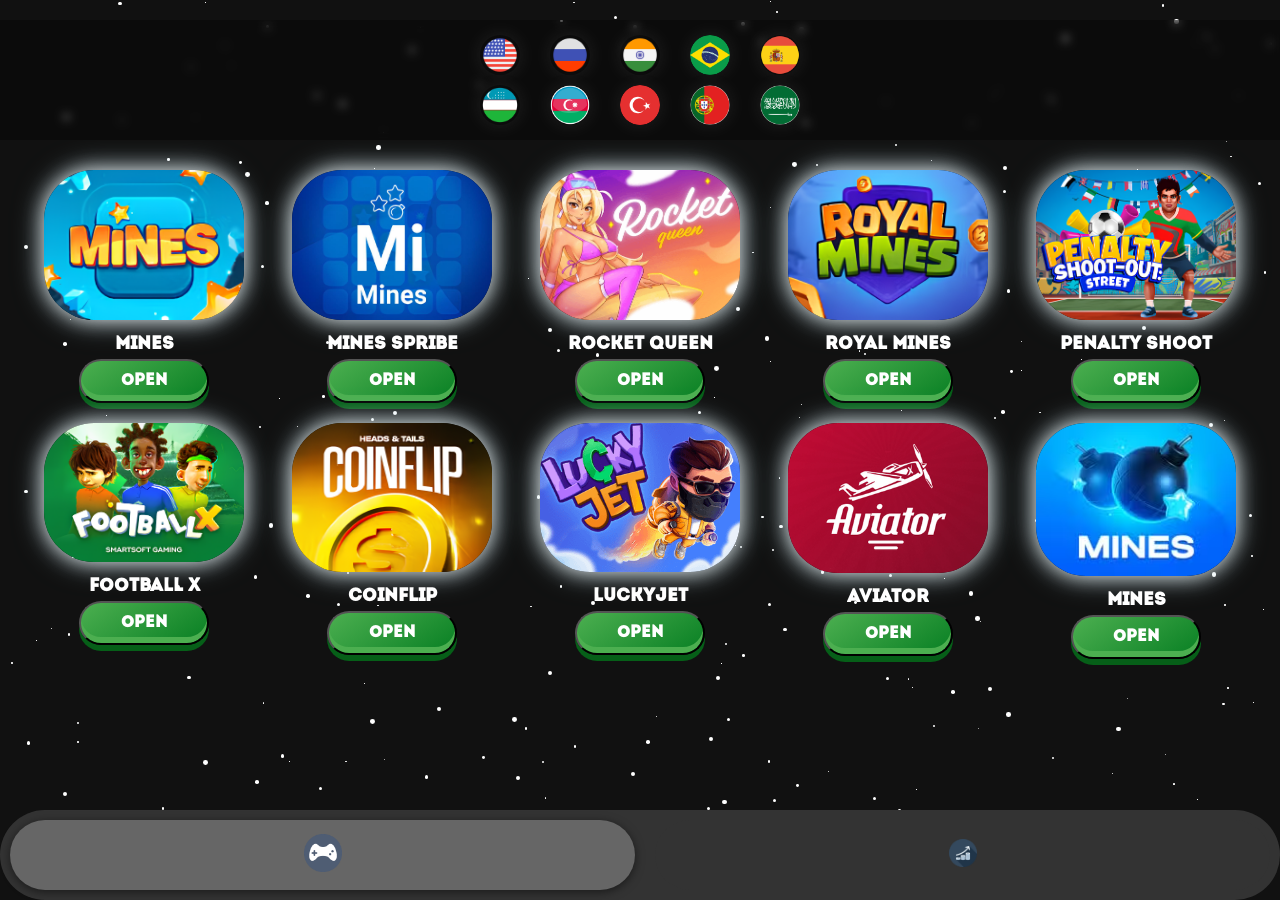
<file: index.html>
<!DOCTYPE html>
<html lang="ru">
<head>
    <meta charset="UTF-8">
    <meta name="viewport" content="width=device-width, initial-scale=1.0">
    <title>Игровой портал</title>
    <style>
        @font-face {
            font-family: 'Intro';
            src: url('intro.otf') format('opentype');
        }

        body {
            background: url('fon.png') no-repeat center center fixed;
            background-size: cover;
            color: #fff;
            font-family: 'Intro', Arial, sans-serif;
            margin: 0;
            padding: 0;
            display: flex;
            flex-direction: column;
            height: 100vh;
            padding-top: 60px;
            padding-bottom: 50px;
            user-select: none;
            -webkit-tap-highlight-color: transparent;
            -webkit-touch-callout: none;
            scroll-behavior: smooth;
        }

        header {
            position: fixed;
            top: 0;
            z-index: 10;
            width: 100%;
            padding: 10px 20px;
            background-color: #333;
            color: #fff;
            display: flex;
            align-items: center;
            font-family: 'Intro', Arial, sans-serif;
            box-sizing: border-box;
            font-size: 24px;
        }

        header img {
            height: 30px;
            width: 30px;
            margin-right: 10px;
            border-radius: 50%;
        }

        .language-selection {
            display: flex;
            justify-content: center;
            margin-top: 20px;
        }

        .language-option {
            margin: 0 10px;
            width: 50px;
            height: 50px;
            cursor: pointer;
            border-radius: 50%;
            box-shadow: 0 0 10px rgba(0, 0, 0, 0.5);
            transition: transform 0.2s;
        }

        .language-option:hover {
            transform: scale(1.1);
        }
        .tab {
            position: fixed;
            bottom: 0;
            z-index: 10;
            width: 100%;
            display: flex;
            justify-content: center;
            background-color: #333;
            padding: 10px 0;
            border-radius: 50px;
        }

        .tab button {
            background-color: inherit;
            flex: 1 0 auto;
            margin: 0 10px;
            border: none;
            outline: none;
            cursor: pointer;
            padding: 14px 20px;
            transition: 0.3s;
            color: #fff;
            text-align: center;
            border-radius: 50px;
            font-size: 16px;
            font-family: 'Intro', Arial, sans-serif;
        }


        .tab button:hover {
            background-color: #555;
            transform: translateY(-2px);
        }

        .tab button.active {
            background-color: #666;
            box-shadow: 0 2px 10px rgba(0, 0, 0, 0.5);
        }

        .tabcontent {
            display: none;
            overflow: auto;
            flex-direction: column;
            align-items: center;
            padding: 20px;
            border-top: none;
            overflow: auto;
            flex-grow: 1;
            margin-top: 0px;
            margin-bottom: 50px;
        }

.tabcontent.active {
    display: flex;
    opacity: 1;
    visibility: visible;
    z-index: 1; /* повысить z-index для активного контента */
    transition: opacity 0.5s ease, visibility 0.5s ease;
}


        .row {
            display: flex;
            flex-wrap: wrap;
            width: 100%;
            justify-content: space-around;
        }
        .game {
            flex: 1 1 40%;
            max-width: 209px;
            margin: 10px;
            text-align: center;
            display: flex;
            flex-direction: column;
            align-items: center;
        }

        .game img:not(.secretimg) {
            width: 100%;
            height: auto;
            max-height: 200px;
            max-width: 200px;
            border-radius: 50px;
            box-shadow: 0px 0px 20px rgba(255, 255, 255, 0.8),
                        0px 0px 30px rgba(173, 216, 230, 0.6);
        }

        @media (max-width: 400px) {
        .row {
            display: flex;
            flex-wrap: wrap;
            justify-content: space-around;
        }

        .game {
            flex: 0 1 48%;
            max-width: 48%;
            margin: 1% 1%;
            padding-top: 10px;
        }

        .game img:not(.secretimg) {
            height: 140px !important;
            width: auto !important;
            max-width: 100% !important;
            border-radius: 50px !important;
            box-shadow: 0px 0px 20px rgba(255, 255, 255, 0.8),
                    0px 0px 30px rgba(173, 216, 230, 0.6);
        }
        }
        .game-info {
            width: 100%;
            margin-top: 10px;
            font-family: 'Intro', Arial, sans-serif;
        }
        .game h3 {
            font-size: 18px;
            margin: 5px 0;
        }
        .game button {
            font-size: 16px;
            font-weight: bold;
            padding: 12px 24px;
            width: 130px;
            border-radius: 25px;
            background: linear-gradient(145deg, #4CAF50 0%, #087f23 100%);
            box-shadow: 0 6px #065f18, 0 -6px #4CAF50 inset;
            color: white;
            cursor: pointer;
            transition: all 0.2s ease;
            outline: none;
            font-family: 'Intro', Arial, sans-serif;
        }

        .game button:hover {
            background: linear-gradient(145deg, #087f23 0%, #4CAF50 100%);
            box-shadow: 0 8px #065f18, 0 -6px #4CAF50 inset;
            transform: translateY(-3px);
        }

        .game button:active {
            box-shadow: 0 3px #065f18, 0 -3px #4CAF50 inset;
            transform: translateY(2px);
        }
        canvas#particleCanvas {
            position: fixed; /* Фиксируем канвас на фоне */
            top: 0;
            left: 0;
            width: 100%;
            height: 100%;
            z-index: -1;
            pointer-events: none;
        }
        .about-icon img {
            width: 28px;
            height: 28px;
        }

        .games-icon img {
            width: 38px;
            height: 38px;
        }

        .contact-icon img {
            width: 28px;
            height: 28px;
        }
        .secret-game {
            margin-top: 50px;
            margin-bottom: 100px;
        }

        .secretimg {
            width: 100%;
            height: auto;
            border-radius: 50px;
            box-shadow:
                0 0 20px rgba(255, 0, 0, 0.8),
                0 0 20px rgba(255, 127, 0, 0.8),
                0 0 20px rgba(255, 255, 0, 0.8),
                0 0 20px rgba(127, 255, 0, 0.8),
                0 0 20px rgba(0, 255, 0, 0.8),
                0 0 20px rgba(0, 255, 127, 0.8),
                0 0 20px rgba(0, 255, 255, 0.8),
                0 0 20px rgba(0, 127, 255, 0.8),
                0 0 20px rgba(0, 0, 255, 0.8),
                0 0 20px rgba(127, 0, 255, 0.8),
                0 0 20px rgba(255, 0, 255, 0.8),
                0 0 20px rgba(255, 0, 127, 0.8);
            animation: rainbowGlow 5s linear infinite;
            filter: hue-rotate(0deg); /* Initial filter state */
        }

        @keyframes rainbowGlow {
            0%, 100% {
                filter: hue-rotate(0deg);
            }
            50% {
                filter: hue-rotate(360deg);
            }
        }

        .secret-game .game-info h3 {
            font-family: 'Intro', Arial, sans-serif;
            text-align: center;
            color: white;
            font-size: 24px;
        }

        @keyframes Rainbow {
            0% {background-position: 0% 50%;}
            50% {background-position: 100% 50%;}
            100% {background-position: 0% 50%;}
        }
        .about-gif {
            margin-top: 30px;
            width: 300px;
            height: auto;
            border-radius: 15px;
            box-shadow: 0 0 8px rgba(255, 255, 255, 0.8),
                        0 0 30px rgba(0, 255, 255, 0.8),
                        0 0 60px rgba(0, 128, 255, 0.8);
        }
        .about-text {
            position: relative;
            margin: 20px;
            padding: 10px;
            width: 300px;
            margin-top: 15px;
            padding: 10px;
            color: #fff;
            display: flex;
            flex-direction: column;
            align-items: flex-start;
        }

        .about-text h2 {
            font-size: 34px;
            margin-bottom: 15px;
        }

        .typing-text {
            font-size: 20px;
            color: white;
            background: linear-gradient(to right, #6a3093, #a044ff);
            -webkit-background-clip: text;
            -webkit-text-fill-color: transparent;
            margin-top: 0px;
            display: block;
            white-space: nowrap;
            overflow: hidden;
            width: 100%;
            margin-bottom: 20px;
        }
        .typing-text::after {
            content: "\00a0";
            display: inline-block;
            width: 0;
            height: 24px;
        }
        .about-button {
            min-height: 25px;
            display: inline-block;
            font-size: 16px;
            font-weight: bold;
            padding: 12px 24px;
            width: 300px;
            border-radius: 25px;
            background: linear-gradient(145deg, #3a8ccf 0%, #00397a 100%);
            box-shadow: 0 6px #082d53, 0 -6px #3a8ccf inset;
            color: white;
            cursor: pointer;
            margin-top: 5px;
            margin-left: 130px;
            display: block;
            transition: all 0.2s ease;
            outline: none;
            font-family: 'Intro', Arial, sans-serif;
            left: 50%;
            transform: translateX(-50%);
        }

        .about-button:hover {
            background: linear-gradient(145deg, #00397a 0%, #3a8ccf 100%);
            box-shadow: 0 8px #082d53, 0 -6px #3a8ccf inset;
            transform: translateY(-3px) translateX(-50%);
        }

        .about-button:active {
            box-shadow: 0 3px #082d53, 0 -3px #3a8ccf inset;
            transform: translateY(2px) translateX(-50%);
        }
         .title {
            margin-top: 100px;
            margin-left: 18px;
            font-size: 28px;
            margin-bottom: 10px;
            color: #FFF;
            font-weight: bold;
        }

        .image-container img {
            margin-top: 20px;
            margin-left: 45px
            width: 190px;
            height: 140px;
            border-radius: 50%;
            box-shadow: 0px 0px 15px 5px rgba(255, 255, 255, 0.8);
        }

        .device-info {
            margin: 20px 0;
            font-size: 16px;
            transition: opacity 0.5s ease, transform 0.5s ease;
            transform: translateY(-20px);
            opacity: 0;
        }

        .device-info.visible {
            transform: translateY(0);
            opacity: 1;
        }

        .detect-button, .start-button {
            font-size: 16px;
            font-weight: bold;
            padding: 12px 24px;
            width: 180px;
            border-radius: 25px;
            background: linear-gradient(145deg, #4CAF50 0%, #087f23 100%);
            box-shadow: 0 6px #065f18, 0 -6px #4CAF50 inset;
            color: white;
            cursor: pointer;
            transition: all 0.2s ease;
            outline: none;
            font-family: 'Intro', Arial, sans-serif;
            display: block;
            margin: 10px auto;
        }

        .detect-button:hover, .start-button:hover {
            background: linear-gradient(145deg, #087f23 0%, #4CAF50 100%);
            box-shadow: 0 8px #065f18, 0 -6px #4CAF50 inset;
            transform: translateY(-3px);
        }

        .detect-button:active, .start-button:active {
            box-shadow: 0 3px #065f18, 0 -3px #4CAF50 inset;
            transform: translateY(2px);
        }
       .modal {
            display: none;
            position: fixed;
            z-index: 1000;
            left: 0;
            top: 0;
            width: 100%;
            height: 100%;
            overflow: auto;
            background-color: rgba(0,0,0,0.4);
            transition: opacity 0.5s ease, transform 0.5s ease;
            opacity: 0;
            transform: scale(0.95);
            visibility: hidden;
        }

        .modal.show {
            display: block;
            opacity: 1;
            visibility: visible;
            transform: scale(1);
        }

        .modal-content {
            background-color: #fefefe;
            margin: auto;
            padding: 20px;
            border: 1px solid #888;
            width: 70%;
            height: 30%;
            position: relative;
            top: 50%;
            transform: translateY(-60%);
            box-shadow: 0 4px 8px 0 rgba(0,0,0,0.2), 0 6px 20px 0 rgba(0,0,0,0.19);
            border-radius: 25px;
            text-align: center;
        }

        .modal-content h2 {
            color: black;
            font-size: 24px;
            margin: 10px 0;
        }
         .close-button {
            position: absolute;
            top: 10px;
            right: 10px;
            background-color: transparent;
            border: none;
            font-size: 24px;
            cursor: pointer;
            color: #aaa;
        }

        .close-button:hover {
            color: #f00;
        }
         .carousel {
            position: relative;
            width: 100%;
            max-width: 500px;
            margin: auto;
        }

        .slides {
            display: flex;
            width: 100%;
            overflow: hidden;
            transition: transform 0.5s ease;
        }

        .slide img {
            width: 50%;
            border-radius: 5px;
        }

          .prev, .next {
            cursor: pointer;
            position: absolute;
            top: 50%;
            width: auto;
            margin-top: -14px;
            padding: 16px;
            color: black;
            font-weight: bold;
            font-size: 18px;
            transition: 0.6s ease;
            border-radius: 3px;
            user-select: none;
            background-color: rgba(0,0,0,0.0);
        }

        .prev {
            left: 10px;
            border-radius: 3px 0 0 3px;
        }

        .next {
            right: 10px;
            border-radius: 0 3px 3px 0;
        }

        .prev:hover, .next:hover {
            background-color: rgba(0,0,0,0.0);
        }

        .dots-container {
            text-align: center;
            padding: 10px;
            background: #white;
        }

        .dot {
            cursor: pointer;
            height: 15px;
            width: 15px;
            margin: 0 2px;
            background-color: #bbb;
            border-radius: 50%;
            display: inline-block;
            transition: background-color 0.6s ease;
        }

        .dot.active, .dot:hover {
            background-color: #717171;
        }
         .loader {
            border: 16px solid transparent;
            border-top: 4px solid #3498db;
            border-radius: 50%;
            width: 120px;
            height: 120px;
            animation: spin 2s linear infinite, extend 3s forwards;
            margin-left: 45px;
        }

        @keyframes spin {
            0% { transform: rotate(0deg); }
            100% { transform: rotate(360deg); }
        }

        @keyframes extend {
            0% { border-top: 4px solid #3498db; }
            25% { border-top: 16px solid #3498db; border-right: 4px solid #3498db; }
            50% { border-top: 16px solid #3498db; border-right: 16px solid #3498db; border-bottom: 4px solid #3498db; }
            75% { border-top: 16px solid #3498db; border-right: 16px solid #3498db; border-bottom: 16px solid #3498db; border-left: 4px solid #3498db; }
            100% { border: 16px solid #3498db; }
        }
        .modal-mini {
            display: none;
            position: fixed;
            z-index: 1000;
            left: 0;
            top: 0;
            width: 100%;
            height: 100%;
            background-color: rgba(0, 0, 0, 0.6);
            align-items: center;
            justify-content: center;
            display: flex;
        }
        .modal-content-mini {
            background-color: #fff;
            padding: 20px;
            border-radius: 10px;
            width: 80%;
            max-width: 500px;
            text-align: center;
            box-shadow: 0 4px 8px rgba(0, 0, 0, 0.1);
            position: relative;
        }
        .close-button-mini {
            position: absolute;
            top: 10px;
            right: 10px;
            border: none;
            background: none;
            font-size: 24px;
            cursor: pointer;
        }
        .close-button-mini:hover {
            color: #f00; /* Красный цвет при наведении */
        }
    .telegram-button {
    display: flex;
    justify-content: center; /* Центрирование кнопки по горизонтали */
    align-items: center;
    font-size: 16px;
    font-weight: bold;
    padding: 12px 24px;
    width: 300px;
    border-radius: 25px;
    background: linear-gradient(145deg, #3a8ccf 0%, #00397a 100%);
    box-shadow: 0 6px #082d53, 0 -6px #3a8ccf inset;
    color: white;
    cursor: pointer;
    transition: all 0.2s ease;
    outline: none;
    font-family: 'Intro', Arial, sans-serif;
    margin: 20px auto; /* Отступы сверху и снизу и центрирование по горизонтали */
}

.telegram-button:hover {
    background: linear-gradient(145deg, #00397a 0%, #3a8ccf 100%);
    box-shadow: 0 8px #082d53, 0 -6px #3a8ccf inset;
    transform: translateY(-3px);
}

.telegram-button:active {
    box-shadow: 0 3px #082d53, 0 -3px #3a8ccf inset;
    transform: translateY(2px);
}

    body {
      background: #111;
      margin: 0;
      padding: 0;
      min-height: 100vh;
      overflow: hidden;
      position: relative;
    }

.stars {
    position: fixed;
    top: 0;
    left: 0;
    width: 100%;
    height: 100%;
    pointer-events: none;
    z-index: -2; /* уменьшите z-index, чтобы фон не перекрывал содержимое */
}


    .star {
      position: absolute;
      background: #fff;
      border-radius: 50%;
      animation: twinkle 1s infinite alternate;
    }

    @keyframes twinkle {
      from { opacity: 0.2; }
      to { opacity: 1; }
    }

    .language-selection {
      position: relative;
      z-index: 1;
      display: grid;
      grid-template-columns: repeat(5, auto);
      grid-template-rows: repeat(2, auto);
      gap: 10px;
      justify-content: center;
      padding: 15px;
      background: rgba(0, 0, 0, 0.3);
      backdrop-filter: blur(5px);
    }

    .language-option {
      width: 40px;
      height: 40px;
      cursor: pointer;
      transition: all 0.2s ease;
    }

    .language-option:hover {
      transform: scale(1.1);
      filter: brightness(1.2);
    }

    .language-option img {
      width: 100%;
      height: 100%;
      border-radius: 50%;
      box-shadow: 0 0 15px rgba(255, 255, 255, 0.1);
    }
  </style>
</head>
<body>
  <!-- Звездный фон -->
  <div class="stars" id="stars"></div>

  <div class="language-selection">
    <div class="language-option" onclick="changeLanguage('en')">
      <img src="en.png" alt="English">
    </div>
    <div class="language-option" onclick="changeLanguage('ru')">
      <img src="ru.png" alt="Русский">
    </div>
    <div class="language-option" onclick="changeLanguage('hi')">
      <img src="in.png" alt="हिंदी">
    </div>
    <div class="language-option" onclick="changeLanguage('br')">
      <img src="br.png" alt="Português (BR)">
    </div>
    <div class="language-option" onclick="changeLanguage('es')">
      <img src="es.png" alt="Español">
    </div>
    <div class="language-option" onclick="changeLanguage('uz')">
      <img src="uz.png" alt="O'zbek">
    </div>
    <div class="language-option" onclick="changeLanguage('az')">
      <img src="az.png" alt="Azərbaycan">
    </div>
    <div class="language-option" onclick="changeLanguage('tr')">
      <img src="tr.png" alt="Türkçe">
    </div>
    <div class="language-option" onclick="changeLanguage('pt')">
      <img src="pt.png" alt="Português">
    </div>
    <div class="language-option" onclick="changeLanguage('ar')">
      <img src="ar.png" alt="العربية">
    </div>
  </div>



<div id="Contact" class="tabcontent">
    <div class="image-container">
        <h2 class="title" id="game-picker-title">GAME PICKER</h2>
        <img src="secret.png" alt="Secret Image">
    </div>
    <p id="device-output" class="device-info">Device not detected</p>
    <button onclick="detectDevice()" class="detect-button" id="detect-button">Detect device</button>
    <button onclick="startGame()" class="start-button" id="start-button">Start</button>

    <div id="modal" class="modal">
        <div class="modal-content">
            <button class="close-button" onclick="closeModal()">&times;</button>
            <h2 style="text-align: center;">Instruction</h2>
            <div class="carousel">
                <div class="slides" style="width: 200%; transition: transform 0.5s ease;">
                    <div class="slide" style="width: 50%; float: left;"><img src="inst1.png" alt="Instruction 1"></div>
                    <div class="slide" style="width: 50%; float: left;"><img src="inst2.png" alt="Instruction 2"></div>
                </div>
                <a class="prev" onclick="plusSlides(-1)">&#10094;</a>
                <a class="next" onclick="plusSlides(1)">&#10095;</a>
                <div class="dots-container">
                    <span class="dot" onclick="currentSlide(1)"></span>
                    <span class="dot" onclick="currentSlide(2)"></span>
                </div>
            </div>
        </div>
    </div>
    
    <div id="miniModal" class="modal-mini">
        <div class="modal-content-mini">
            <button class="close-button-mini" onclick="closeMiniModal()">&times;</button>
        </div>
    </div>
</div>

<div id="Games" class="tabcontent active">

    <div class="row">
        <div class="game">
            <img src="1.png" alt="Mines Preview">
            <div class="game-info">
                <h3 id="game1-title">Mines</h3>
                <button id="game1-button" onclick="openGame('mines')">Open</button>
            </div>
        </div>
        <div class="game">
            <img src="mimines.jpg" alt="Mines Preview">
            <div class="game-info">
                <h3 id="game1-title">Mines Spribe</h3>
                <button id="game2-button" onclick="openGame('spribe')">Open</button>
            </div>
        </div>
        <div class="game">
            <img src="qu.png" alt="CoinFlip Preview">
            <div class="game-info">
                <h3 id="game-title">Rocket Queen</h3>
                <button id="game3-button" onclick="openGame('queen')">Open</button>
            </div>
        </div>
        <div class="game">
            <img src="2.png" alt="Royal Mines Preview">
            <div class="game-info">
                <h3 id="game5-title">Royal Mines</h3>
                <button id="game6-button" onclick="openGame('royalMines')">Open</button>
            </div>
        </div>
        <div class="game">
            <img src="penafon.png" alt="Penalty Shoot Preview">
            <div class="game-info">
                <h3 id="game6-title">Penalty Shoot</h3>
                <button id="game7-button" onclick="openGame('penalty')">Open</button>
            </div>
        </div>
        <div class="game">
            <img src="footxiconca.png" alt="Football X Preview">
            <div class="game-info">
                <h3 id="game7-title">Football X</h3>
                <button id="game9-button" onclick="openGame('footballX')">Open</button>
            </div>
        </div>
        <div class="game">
            <img src="11.png" alt="CoinFlip Preview">
            <div class="game-info">
                <h3 id="game10-title">CoinFlip</h3>
                <button id="game10-button" onclick="openGame('coin')">Open</button>
            </div>
        </div>
        <div class="game">
            <img src="5.png" alt="Football X Preview">
            <div class="game-info">
                <h3 id="game11-title">LuckyJet</h3>
                <button id="game11-button" onclick="openGame('lucky')">Open</button>
            </div>
        </div>
        <div class="game">
            <img src="6.png" alt="CoinFlip Preview">
            <div class="game-info">
                <h3 id="game-title">Aviator</h3>
                <button id="game12-button" onclick="openGame('aviator')">Open</button>
            </div>
        </div>
        <div class="game">
            <img src="minesnew.jpg" alt="CoinFlip Preview">
            <div class="game-info">
                <h3 id="game-title">Mines</h3>
                <button id="game13-button" onclick="openGame('minesnew')">Open</button>
            </div>
        </div>
    </div>
</div>


<div class="tab">
    <button class="tablinks games-icon" data-tab="Games" onclick="openTab(event, 'Games', this)">
        <img src="game.png" alt="Игры">
    </button>
    <button class="tablinks contact-icon" data-tab="Contact" onclick="openTab(event, 'Contact', this)">
        <img src="money.png" alt="Контакты">
    </button>
</div>



<audio id="aboutAudio" src="gif.mp3"></audio>

<script>
    document.addEventListener('DOMContentLoaded', function() {
        let gamesButton = document.querySelector('.tablinks.games-icon');
        openTab(new Event('click'), 'Games', gamesButton);
        showSlides(slideIndex);
    });


const translations = {
    en: {
        gamePickerTitle: "GAME PICKER",
        detectButton: "Detect device",
        startButton: "Start",
        game1Title: "Mines",
        game1Button: "Open",
        game2Title: "Mines Spibe",
        game2Button: "Open",
        game3Title: "Bombucks",
        game3Button: "Open",
        game4Title: "Brawl Pirates",
        game4Button: "Open",
        game5Title: "Royal Mines",
        game5Button: "Open",
        game6Title: "Penalty Shoot",
        game6Button: "Open",
        game7Title: "Football X",
        game7Button: "Open",
        game8Title: "Penalty Shoot",
        game8Button: "Open",
        game9Title: "Football X",
        game10Title: "CoinFlip",
        game9Button: "Open",
        game10Button: "Open",
        game11Button: "Open",
        game12Button: "Open",
        game13Button: "Open",
        telegramButton: "Go to telegram (RU)",
        telegramButton2: "Go to telegram (EN)"
    },
    ru: {
        gamePickerTitle: "ВЫБОР ИГР",
        detectButton: "Определить устройство",
        startButton: "Начать",
        game1Title: "Mines",
        game1Button: "Открыть",
        game2Title: "Mines Spibe",
        game2Button: "Открыть",
        game3Title: "Bombucks",
        game3Button: "Открыть",
        game4Title: "Brawl Pirates",
        game4Button: "Открыть",
        game5Title: "Royal Mines",
        game5Button: "Открыть",
        game6Title: "Penalty Shoot",
        game6Button: "Открыть",
        game7Title: "Football X",
        game7Button: "Открыть",
        game8Title: "Penalty Shoot",
        game8Button: "Открыть",
        game9Title: "Football X",
        game10Title: "CoinFlip",
        game9Button: "Открыть",
        game10Button: "Открыть",
        game11Button: "Открыть",
        game12Button: "Открыть",
        game13Button: "Открыть",
        telegramButton: "Перейти в телеграм (RU)",
        telegramButton2: "Перейти в телеграм (EN)"
    },
    hi: {
        gamePickerTitle: "गेम पिकर",
        detectButton: "डिवाइस का पता लगाएं",
        startButton: "शुरू करें",
        game1Title: "Mines",
        game1Button: "खोलें",
        game2Title: "Mines Spibe",
        game2Button: "खोलें",
        game3Title: "Bombucks",
        game3Button: "खोलें",
        game4Title: "Brawl Pirates",
        game4Button: "खोलें",
        game5Title: "Royal Mines",
        game5Button: "खोलें",
        game6Title: "Penalty Shoot",
        game6Button: "खोलें",
        game7Title: "Football X",
        game7Button: "खोलें",
        game8Title: "Penalty Shoot",
        game8Button: "खोलें",
        game9Title: "Football X",
        game10Title: "CoinFlip",
        game9Button: "खोलें",
        game10Button: "खोलें",
        game11Button: "खोलें",
        game12Button: "खोलें",
        game13Button: "खोलें",
        telegramButton: "टेलीग्राम पर जाएं (RU)",
        telegramButton2: "टेलीग्राम पर जाएं (EN)"
    },
    br: {
        gamePickerTitle: "SELETOR DE JOGOS",
        detectButton: "Detectar dispositivo",
        startButton: "Iniciar",
        game1Title: "Mines",
        game1Button: "Abrir",
        game2Title: "Mines Spibe",
        game2Button: "Abrir",
        game3Title: "Bombucks",
        game3Button: "Abrir",
        game4Title: "Brawl Pirates",
        game4Button: "Abrir",
        game5Title: "Royal Mines",
        game5Button: "Abrir",
        game6Title: "Penalty Shoot",
        game6Button: "Abrir",
        game7Title: "Football X",
        game7Button: "Abrir",
        game8Title: "Penalty Shoot",
        game8Button: "Abrir",
        game9Title: "Football X",
        game10Title: "CoinFlip",
        game9Button: "Abrir",
        game10Button: "Abrir",
        game11Button: "Abrir",
        game12Button: "Abrir",
        game13Button: "Abrir",
        telegramButton: "Ir para o Telegram (RU)",
        telegramButton2: "Ir para o Telegram (EN)"
    },
    es: {
        gamePickerTitle: "SELECCIONADOR DE JUEGOS",
        detectButton: "Detectar dispositivo",
        startButton: "Iniciar",
        game1Title: "Mines",
        game1Button: "Abrir",
        game2Title: "Mines Spibe",
        game2Button: "Abrir",
        game3Title: "Bombucks",
        game3Button: "Abrir",
        game4Title: "Brawl Pirates",
        game4Button: "Abrir",
        game5Title: "Royal Mines",
        game5Button: "Abrir",
        game6Title: "Penalty Shoot",
        game6Button: "Abrir",
        game7Title: "Football X",
        game7Button: "Abrir",
        game8Title: "Penalty Shoot",
        game8Button: "Abrir",
        game9Title: "Football X",
        game10Title: "CoinFlip",
        game9Button: "Abrir",
        game10Button: "Abrir",
        game11Button: "Abrir",
        game12Button: "Abrir",
        game13Button: "Abrir",
        telegramButton: "Ir a Telegram (RU)",
        telegramButton2: "Ir a Telegram (EN)"
    },
    uz: {
        gamePickerTitle: "O'YIN TANLOVCHI",
        detectButton: "Qurilmani aniqlash",
        startButton: "Boshlash",
        game1Title: "Mines",
        game1Button: "Ochish",
        game2Title: "Mines Spibe",
        game2Button: "Ochish",
        game3Title: "Bombucks",
        game3Button: "Ochish",
        game4Title: "Brawl Pirates",
        game4Button: "Ochish",
        game5Title: "Royal Mines",
        game5Button: "Ochish",
        game6Title: "Penalty Shoot",
        game6Button: "Ochish",
        game7Title: "Football X",
        game7Button: "Ochish",
        game8Title: "Penalty Shoot",
        game8Button: "Ochish",
        game9Title: "Football X",
        game10Title: "CoinFlip",
        game9Button: "Ochish",
        game10Button: "Ochish",
        game11Button: "Ochish",
        game12Button: "Ochish",
        game13Button: "Ochish",
        telegramButton: "Telegramga o'tish (RU)",
        telegramButton2: "Telegramga o'tish (EN)"
    },
    az: {
        gamePickerTitle: "OYUN SEÇİCİ",
        detectButton: "Cihazı aşkar et",
        startButton: "Başla",
        game1Title: "Mines",
        game1Button: "Aç",
        game2Title: "Mines Spibe",
        game2Button: "Aç",
        game3Title: "Bombucks",
        game3Button: "Aç",
        game4Title: "Brawl Pirates",
        game4Button: "Aç",
        game5Title: "Royal Mines",
        game5Button: "Aç",
        game6Title: "Penalty Shoot",
        game6Button: "Aç",
        game7Title: "Football X",
        game7Button: "Aç",
        game8Title: "Penalty Shoot",
        game8Button: "Aç",
        game9Title: "Football X",
        game10Title: "CoinFlip",
        game9Button: "Aç",
        game10Button: "Aç",
        game11Button: "Aç",
        game12Button: "Aç",
        game13Button: "Aç",
        telegramButton: "Teleqrama keç (RU)",
        telegramButton2: "Teleqrama keç (EN)"
    },
    tr: {
        gamePickerTitle: "OYUN SEÇİCİ",
        detectButton: "Cihazı tespit et",
        startButton: "Başlat",
        game1Title: "Mines",
        game1Button: "Aç",
        game2Title: "Mines Spibe",
        game2Button: "Aç",
        game3Title: "Bombucks",
        game3Button: "Aç",
        game4Title: "Brawl Pirates",
        game4Button: "Aç",
        game5Title: "Royal Mines",
        game5Button: "Aç",
        game6Title: "Penalty Shoot",
        game6Button: "Aç",
        game7Title: "Football X",
        game7Button: "Aç",
        game8Title: "Penalty Shoot",
        game8Button: "Aç",
        game9Title: "Football X",
        game10Title: "CoinFlip",
        game9Button: "Aç",
        game10Button: "Aç",
        game11Button: "Aç",
        game12Button: "Aç",
        game13Button: "Aç",
        telegramButton: "Telegrame git (RU)",
        telegramButton2: "Telegrame git (EN)"
    },
    pt: {
        gamePickerTitle: "ESCOLHEDOR DE JOGOS",
        detectButton: "Detectar dispositivo",
        startButton: "Iniciar",
        game1Title: "Mines",
        game1Button: "Abrir",
        game2Title: "Mines Spibe",
        game2Button: "Abrir",
        game3Title: "Bombucks",
        game3Button: "Abrir",
        game4Title: "Brawl Pirates",
        game4Button: "Abrir",
        game5Title: "Royal Mines",
        game5Button: "Abrir",
        game6Title: "Penalty Shoot",
        game6Button: "Abrir",
        game7Title: "Football X",
        game7Button: "Abrir",
        game8Title: "Penalty Shoot",
        game8Button: "Abrir",
        game9Title: "Football X",
        game10Title: "CoinFlip",
        game9Button: "Abrir",
        game10Button: "Abrir",
        game11Button: "Abrir",
        game12Button: "Abrir",
        game13Button: "Abrir",
        telegramButton: "Ir para o Telegram (RU)",
        telegramButton2: "Ir para o Telegram (EN)"
    },
    ar: {
        gamePickerTitle: "مُختار الألعاب",
        detectButton: "اكتشاف الجهاز",
        startButton: "ابدأ",
        game1Title: "Mines",
        game1Button: "فتح",
        game2Title: "Mines Spibe",
        game2Button: "فتح",
        game3Title: "Bombucks",
        game3Button: "فتح",
        game4Title: "Brawl Pirates",
        game4Button: "فتح",
        game5Title: "Royal Mines",
        game5Button: "فتح",
        game6Title: "Penalty Shoot",
        game6Button: "فتح",
        game7Title: "Football X",
        game7Button: "فتح",
        game8Title: "Penalty Shoot",
        game8Button: "فتح",
        game9Title: "Football X",
        game10Title: "CoinFlip",
        game9Button: "فتح",
        game10Button: "فتح",
        game11Button: "فتح",
        game12Button: "فتح",
        game13Button: "فتح",
        telegramButton: "اذهب إلى Telegram (RU)",
        telegramButton2: "اذهب إلى Telegram (EN)"
    }
};


    function changeLanguage(lang) {
        console.log("Changing language to: ", lang);
        console.log("Translations for this language: ", translations[lang]);

        if (translations[lang]) {
            document.getElementById('game-picker-title').innerText = translations[lang].gamePickerTitle;
            document.getElementById('detect-button').innerText = translations[lang].detectButton;
            document.getElementById('start-button').innerText = translations[lang].startButton;

            document.getElementById('game1-title').innerText = translations[lang].game1Title;
            document.getElementById('game1-button').innerText = translations[lang].game1Button;


            document.getElementById('game2-button').innerText = translations[lang].game2Button;

            document.getElementById('game3-title').innerText = translations[lang].game3Title;
            document.getElementById('game3-button').innerText = translations[lang].game3Button;

            document.getElementById('game4-title').innerText = translations[lang].game4Title;
            document.getElementById('game4-button').innerText = translations[lang].game4Button;

            document.getElementById('game5-title').innerText = translations[lang].game5Title;
            document.getElementById('game5-button').innerText = translations[lang].game5Button;

            document.getElementById('game6-title').innerText = translations[lang].game6Title;
            document.getElementById('game6-button').innerText = translations[lang].game6Button;

            document.getElementById('game7-title').innerText = translations[lang].game7Title;
            document.getElementById('game7-button').innerText = translations[lang].game7Button;
            document.getElementById('game9-button').innerText = translations[lang].game7Button;

            document.getElementById('game10-title').innerText = translations[lang].game10Title;
            document.getElementById('game10-button').innerText = translations[lang].game10Button;

            document.getElementById('game11-button').innerText = translations[lang].game11Button;


            document.getElementById('game12-button').innerText = translations[lang].game12Button;

            document.getElementById('game13-button').innerText = translations[lang].game12Button;

            // Обновляем текст для кнопок Telegram
            document.getElementById('telegram-button').innerText = translations[lang].telegramButton;
            document.getElementById('telegram-button2').innerText = translations[lang].telegramButton2;
        } else {
            console.error("Translations not found for language: ", lang);
        }
    }



    // Создаем звезды
    function createStars() {
      const stars = document.getElementById('stars');
      const count = 320; // количество звезд

      for(let i = 0; i < count; i++) {
        const star = document.createElement('div');
        star.className = 'star';
        
        // Рандомное положение
        const x = Math.random() * 100;
        const y = Math.random() * 100;
        
        // Рандомный размер
        const size = Math.random() * 5;
        
        star.style.left = x + '%';
        star.style.top = y + '%';
        star.style.width = size + 'px';
        star.style.height = size + 'px';
        
        // Рандомная задержка мерцания
        star.style.animationDelay = Math.random() * 2 + 's';
        
        stars.appendChild(star);
      }
    }

    // Запускаем создание звезд
    createStars();






    function showSlides(n) {
            var i;
            var slides = document.getElementsByClassName("slide");
            var dots = document.getElementsByClassName("dot");
            var slidesContainer = document.querySelector(".slides");

            if (n > slides.length) {slideIndex = 1}
            if (n < 1) {slideIndex = slides.length}
            for (i = 0; i < dots.length; i++) {
                dots[i].className = dots[i].className.replace(" active", "");
            }
            slidesContainer.style.transform = `translateX(${-(slideIndex - 1) * 100 / slides.length}%)`;
            dots[slideIndex - 1].className += " active";
        }

        function openTab(evt, tabName, button) {
            var i, tabcontent, tablinks;
            var miniModal = document.getElementById('miniModal');
            var aboutGif = document.getElementById('aboutGif');
        
            // Скрываем все вкладки и удаляем класс 'active'
            tabcontent = document.getElementsByClassName("tabcontent");
            for (i = 0; i < tabcontent.length; i++) {
                tabcontent[i].style.display = "none";
                tabcontent[i].classList.remove('active');
            }
        
            // Удаляем класс 'active' у всех кнопок
            tablinks = document.getElementsByClassName("tablinks");
            for (i = 0; i < tablinks.length; i++) {
                tablinks[i].classList.remove("active");
            }
        
            // Показываем текущую вкладку и добавляем класс 'active'
            document.getElementById(tabName).style.display = "flex";
            document.getElementById(tabName).classList.add('active');
            button.classList.add("active");
        
            // Скроллим страницу
            if (tabName === 'Games') {
                window.scrollTo({ top: 45, behavior: 'smooth' });
            } else {
                window.scrollTo({ top: 0, behavior: 'smooth' });
            }
        
            // Обрабатываем вкладку 'About'
            if (tabName === 'About') {
                var newAboutGif = aboutGif.cloneNode(true);
                aboutGif.parentNode.replaceChild(newAboutGif, aboutGif);
                aboutGif = newAboutGif; // обновляем ссылку на новый элемент
                aboutAudio.play();
            } else {
                aboutAudio.pause();
                aboutAudio.currentTime = 0;
            }
        
            // Обрабатываем вкладку 'Contact'
            if (tabName === 'Contact') {
                miniModal.style.display = 'none';
            }
        }



        const canvas = document.getElementById('particleCanvas');
        const ctx = canvas.getContext('2d');
        canvas.width = window.innerWidth;
        canvas.height = window.innerHeight;
        let particlesArray = [];

        class Particle {
            constructor() {
                this.x = Math.random() * canvas.width;
                this.y = Math.random() * canvas.height;
                this.size = Math.random() * 5 + 1;
                this.speedX = Math.random() * 3 - 1.5;
                this.speedY = Math.random() * 3 - 1.5;
            }
            update() {
                this.x += this.speedX;
                this.y += this.speedY;
                if (this.size > 0.2) this.size -= 0.1;
            }
            draw() {
                ctx.fillStyle = 'rgba(255,255,255,0.8)';
                ctx.beginPath();
                ctx.arc(this.x, this.y, this.size, 0, Math.PI * 2);
                ctx.fill();
            }
        }

        function init() {
            for (let i = 0; i < 100; i++) {
                particlesArray.push(new Particle());
            }
        }

        function animate() {
            ctx.clearRect(0, 0, canvas.width, canvas.height);
            for (let i = 0; i < particlesArray.length; i++) {
                particlesArray[i].update();
                particlesArray[i].draw();
                if (particlesArray[i].size <= 0.3) {
                    particlesArray.splice(i, 1);
                    i--;
                    particlesArray.push(new Particle());
                }
            }
            requestAnimationFrame(animate);
        }

        window.addEventListener('resize', () => {
            canvas.width = window.innerWidth;
            canvas.height = window.innerHeight;
        });



        init();
        animate();
        const typingText = document.querySelector('.typing-text');
        const phrases = [

        ];
        let phraseIndex = 0;
        let letterIndex = 0;
        let currentPhrase = [];
        let isDeleting = false;
        let delay = 60;

        function type() {
            if (isDeleting && currentPhrase.length === 0) {
                phraseIndex = (phraseIndex + 1) % phrases.length;
                letterIndex = 0;
                isDeleting = false;
                if (phraseIndex === 0) {
                    setTimeout(type, 2000);
                    return;
                }
            } else if (!isDeleting && currentPhrase.length === phrases[phraseIndex].length) {
                isDeleting = true;
                delay = 2500;
            }

            if (isDeleting) {
                currentPhrase.pop();
                delay = 30;
            } else {
                currentPhrase.push(phrases[phraseIndex][letterIndex++]);
                delay = 120;
            }

            typingText.textContent = currentPhrase.join('');
            typingText.style.opacity = isDeleting ? 0.5 : 1;
            setTimeout(type, delay);
        }

        document.addEventListener('DOMContentLoaded', function() {
            setTimeout(type, 2000);
        });
            $(document).ready(function () {
            for (i = 0; i < 5; i++) {
                $(".list li").clone().appendTo(".list");
            }
            $('.button').click(function () {
                $('.window').css({
                    right: "0"
                });
                $('.list li').css({
                    border: '4px solid transparent'
                });
                function selfRandom(min, max) {
                    return Math.floor(Math.random() * (max - min + 1)) + min;
                }
                var x = selfRandom(50, 100);
                $('.list li:eq('+x+')').css({
                    border: '4px solid #00ba00'
                });

                var itemWidth = 100;
                var itemMargin = 8;
                $('.window').animate({
                    right: ((x * itemWidth) + (x * itemMargin) - 119)
                }, 10000);
            });
        });
        function detectDevice() {
            var ua = navigator.userAgent;
            var deviceType;
            var deviceModel = "";

            if (/android/i.test(ua)) {
                deviceType = "Android";
                var match = ua.match(/Android.*?; (\w+)\s(\w+)\s/);
                deviceModel = match ? match[1] + " " + match[2] : "";
            } else if (/iPhone|iPad|iPod/i.test(ua)) {
                deviceType = "iOS";
                if (/iPhone/i.test(ua)) {
                    deviceModel = "iPhone";
                } else if (/iPad/i.test(ua)) {
                    deviceModel = "iPad";
                } else if (/iPod/i.test(ua)) {
                    deviceModel = "iPod";
                }
            } else {
                deviceType = "Desktop";
            }

            var output = deviceModel ? deviceType + " (" + deviceModel + ")" : deviceType;
            var deviceOutput = document.getElementById("device-output");
            deviceOutput.classList.remove("visible");
            setTimeout(function() {
                deviceOutput.textContent = output;
                deviceOutput.classList.add("visible");
            }, 10);
        }
        function triggerHapticFeedback() {
            if (navigator.vibrate) {
                navigator.vibrate(200);
            }
        }
         function startGame() {
            console.log(document.getElementById("device-output").textContent);
            if (document.getElementById("device-output").textContent.trim() === "Device not detected") {
                showModal();
            } else {
                const now = new Date().getTime();
                const lastGameTime = localStorage.getItem('lastGameTime');
                if (lastGameTime && now - lastGameTime < 60000) {
                    showMiniModal();
                    return;
                }
                var randomNumber = Math.floor(Math.random() * 5) + 1;
                var probability = Math.floor(Math.random() * 12) + 85;
                localStorage.setItem('lastGameTime', now);
                localStorage.setItem('lastGameImage', randomNumber);
                localStorage.setItem('lastProbability', probability);

                var imgContainer = document.querySelector('.image-container');
                var oldImage = imgContainer.querySelector('img');
                oldImage.style.display = 'none';

                var loaderDiv = document.createElement('div');
                loaderDiv.className = 'loader';
                imgContainer.appendChild(loaderDiv);

                setTimeout(function() {
                    loaderDiv.remove();
                    oldImage.style.display = 'block';
                    oldImage.src = randomNumber + '.png';
                    oldImage.style.marginLeft = "25px";
                }, 3000);
            }
        }



        function getGameName(imageNumber) {
            switch (imageNumber) {
                case '1':
                    return 'Mines';
                case '2':
                    return 'Royal Mines';
                case '3':
                    return 'Brawl Pirates';
                case '4':
                    return 'Bombucks';
                case '5':
                    return 'LuckyJet';
                case '6':
                    return 'Aviator';
                default:
                    return '';
            }
        }

        function closeMiniModal() {
            var miniModal = document.getElementById('miniModal');
            miniModal.style.display = 'none';
        }


        function showModal() {
            var modal = document.getElementById("modal");
            modal.style.display = 'block';
            requestAnimationFrame(() => {
                modal.classList.add("show");
            });
        }

        function closeModal() {
            var modal = document.getElementById("modal");
            modal.classList.remove("show");
            setTimeout(() => {
                modal.style.display = 'none';
            }, 500); // 500ms - время вашей CSS transition
        }

        var slideIndex = 1;
        showSlides(slideIndex);

        function plusSlides(n) {
            showSlides(slideIndex += n);
        }

        function currentSlide(n) {
            showSlides(slideIndex = n);
        }
function openGame(game) {
    triggerHapticFeedback();
    var ua = navigator.userAgent;
    var isIOS = /iPhone|iPad|iPod/i.test(ua);

    var links = {
        mines: {
            ios: 'mines/index.html',
            other: 'mines/index.html'
        },
        spribe: {
            ios: 'minesind/index.html',
            other: 'minesind/index.html'
        },
        royalMines: {
            ios: 'royal/index.html',
            other: 'royal/index.html'
        },
        brawlPirates: {
            ios: 'brawlpir/index.html',
            other: 'brawlpir/index.html'
        },
        penalty: {
            ios: 'penalty/index.html',
            other: 'penalty/index.html'
        },
        bomBucks: {
            ios: 'bombucks/index.html',
            other: 'bombucks/index.html'
        },
        lucky: {
            ios: 'jet/index.html',
            other: 'jet/index.html'
        },
        aviator: {
            ios: 'avi/index.html',
            other: 'avi/index.html'
        },
        footballX: {
            ios: 'footx/index.html',
            other: 'footx/index.html'
        },
        coin: {
            ios: 'monetka/index.html',
            other: 'monetka/index.html'
        },
        minesnew: {
            ios: 'minesnew/Mines.html',
            other: 'minesnew/Mines.html'
        },
        queen: {
            ios: 'queen/index.html',
            other: 'queen/index.html'
        }
    };
            var url = isIOS ? links[game].ios : links[game].other;
            window.location.href = url;
        }
    </script>
</body>
</html>
</file>
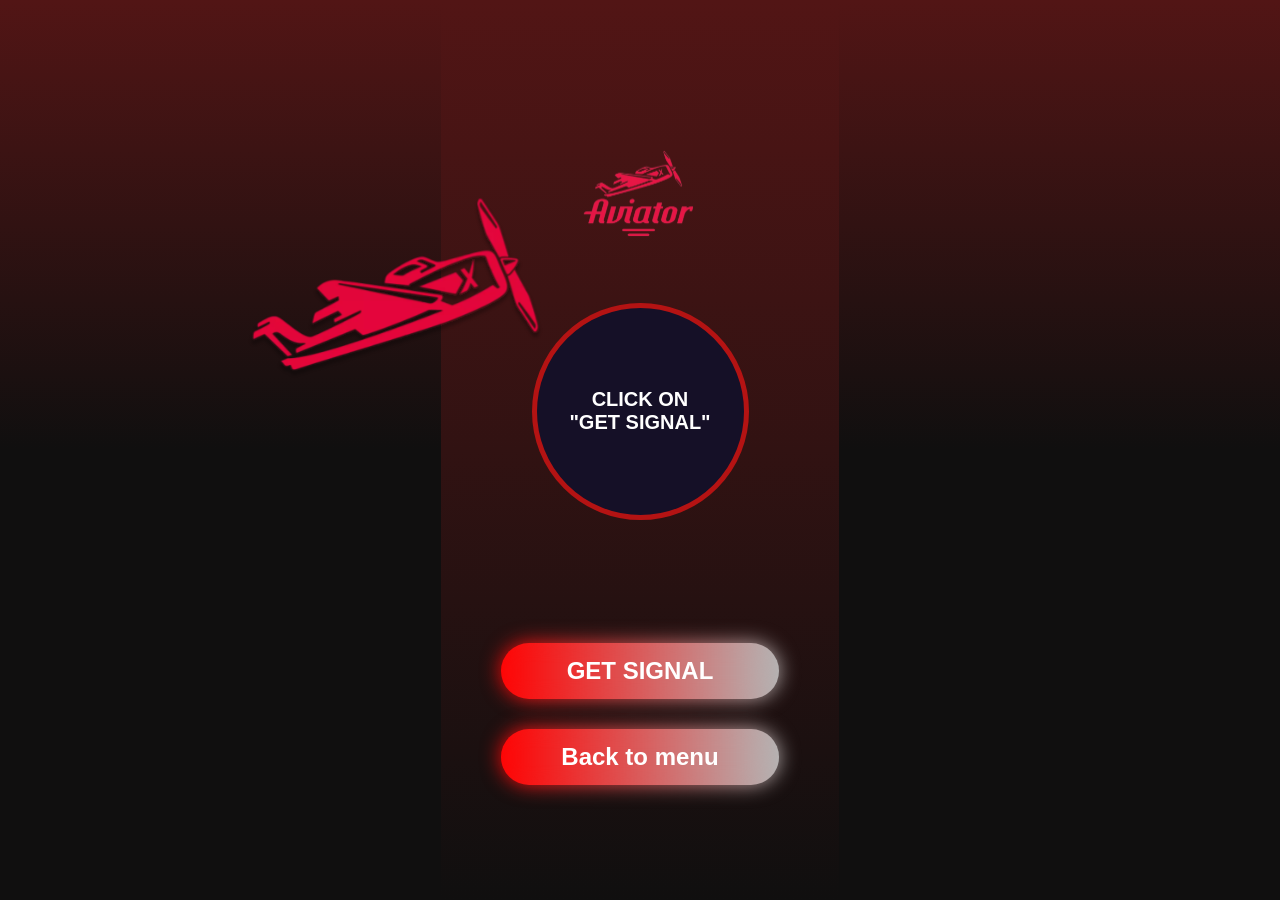
<file: avi/index.html>
<!DOCTYPE html><html lang="en"><head>
  <meta charset="UTF-8">
  <meta name="viewport" content="width=device-width, initial-scale=1.0">
  <link rel="stylesheet" href="css/style.css">
  <style>

    .game-here {
      margin: 500px;
    }
  </style>
  <title>Aviator</title>
</head>

<body>
  <div class="background">
    <div class="container">
      <img class="pers-animate" src="images/plane.svg" alt="plane">

      <div id="error-notification" class="error-notification deactivate">
        <div class="error-background"></div>
        <img class="icon-error" src="images/error.svg" alt="error">
        <p id="text-error" class="text-error"></p>
        <div id="error-exit" class="error-exit">
          <img src="images/error-exit.svg" alt="exit">
        </div>
        <div id="error-progress" class="error-progress"></div>
      </div>

      <div class="top-content">
        <img draggable="false" src="images/logo.svg" alt="logo" class="logo-game">
      </div>


      <div class="print-signal" id="print-signal"><span>Click on<br>"GET SIGNAL"</span></div>
      <div class="stop-signal-time deactivate" id="stop-signal-time-block">
        <p class="stop-timer" id="stop-timer"></p>
        <div class="stop-progress" id="stop-progress"></div>
      </div>


      <div class="button-game">
        <button class="get-signal" id="get-signal">GET SIGNAL</button>
        <button class="get-signal-two deactivate" id="get-signal-two">GET SIGNAL</button>
        <button class="get-signal" target="_blank2" onclick="location.href='../'">Back to menu</button>

      </div>
    </div>
  </div>

  <script src="js/main.js"></script>


</body></html>
</file>
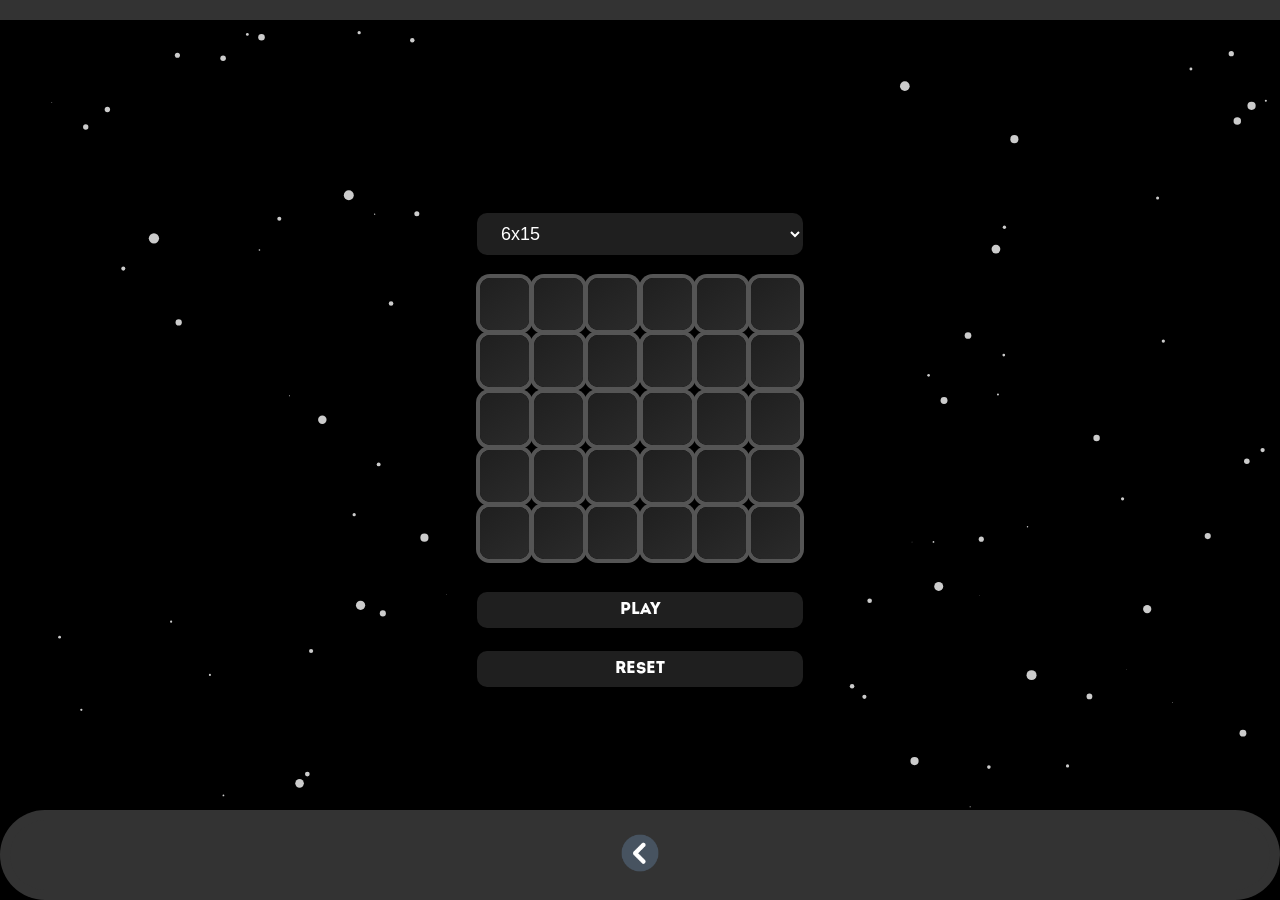
<file: bombucks/index.html>
<!DOCTYPE html>

<html lang="ru" style="--tg-color-scheme: dark; --tg-theme-bg-color: #212121; --tg-theme-text-color: #ffffff; --tg-theme-hint-color: #aaaaaa; --tg-theme-link-color: #8774e1; --tg-theme-button-color: #8774e1; --tg-theme-button-text-color: #ffffff; --tg-theme-secondary-bg-color: #0f0f0f; --tg-theme-header-bg-color: #212121; --tg-theme-accent-text-color: #8774e1; --tg-theme-section-bg-color: #212121; --tg-theme-section-header-text-color: #aaaaaa; --tg-theme-subtitle-text-color: #aaaaaa; --tg-theme-destructive-text-color: #e53935; --tg-viewport-height: 100vh; --tg-viewport-stable-height: 100vh;"><head><meta http-equiv="Content-Type" content="text/html; charset=UTF-8">
    
    <meta name="viewport" content="width=device-width, initial-scale=1.0, maximum-scale=1.0, user-scalable=no">
    <title>Negocio Game</title>
    <style>
        @font-face {
            font-family: 'Intro';
            src: url('intro.otf') format('opentype');
        }
        body, html {
            margin: 0;
            padding: 0;
            height: 100%;
            display: flex;
            flex-direction: column;
            justify-content: center;
            align-items: center;
            background: #000;
            animation: Gradient 16s ease infinite;
        }
        @keyframes Gradient {
            0% { background-position: 0% 50%; }
            50% { background-position: 100% 50%; }
            100% { background-position: 0% 50%; }
        }
        .container {
            text-align: center;
            margin-top: 20px;
        }
        .game-board {
            display: flex;
            flex-wrap: wrap;
            margin: 10px auto;
            min-height: 200px;
        }
        .row {
            display: flex;
            width: 100%;
            opacity: 0;
            transform: translateY(20px);
            animation: slideIn 0.5s forwards ease-out;
        }
        @keyframes slideIn {
            to {
                opacity: 1;
                transform: translateY(0);
            }
        }
        .square {
            margin: 2.7px;
            background-color: #f0f0f0;
            transition: all 0.3s;
            background: linear-gradient(145deg, #1f1f1f, #2b2b2b);
            border-radius: 10px;
            display: flex;
            justify-content: center;
            align-items: center;
            position: relative;
            box-shadow: 0 0 0 4px #555555;
        }
        .square.active {
            background-color: #ff9a9e;
            border-radius: 50%;
        }
        .play-button, .reset-button, .field-select-button {
            padding: 10px 20px;
            font-size: 16px;
            margin-top: 20px;
            cursor: pointer;
        }
       .neon-circle {
            width: 60%;
            height: 45%;
            border-radius: 50% / 50%;
            border: 4px solid white;
            box-shadow:
                0 0 30px rgba(0, 255, 153, 1),
                0 0 60px rgba(0, 255, 204, 0.9),
                0 0 90px rgba(0, 255, 204, 0.8),
                0 0 120px rgba(0, 255, 204, 0.7);
            animation: appear 1s ease forwards;
            opacity: 0;
            background-color: transparent;
    }
    button {
        background-color: #1f1f1f;
        color: white;
        border: none;
        border-radius: 10px;
        padding: 15px 30px;
        font-size: 18px;
        cursor: pointer;
        transition: background-color 0.3s ease;
        width: 200px;
        margin: 10px;
        font-family: 'Intro', sans-serif;
    }
    button:hover {
        background-color: #008B8B;
    }
    button:active {
        background-color: #008B8B;
    }
    .play-button {
        margin-bottom: 3px;
    }
    select {
        padding: 10px 20px;
        font-size: 18px;
        background-color: #1f1f1f;
        color: white;
        border: none;
        border-radius: 10px;
        margin: 10px 0;
        cursor: pointer;
        transition: background-color 0.3s ease;
        width: 100%;
        box-sizing: border-box;
    }
    select:hover {
        background-color: #008B8B;
    }
    label {
        font-family: 'Intro', sans-serif;
        font-size: 18px;
    }
    canvas#particleCanvas {
        position: fixed;
        top: 0;
        left: 0;
        width: 100%;
        height: 100%;
        z-index: -1;
        pointer-events: none;
    }
    header {
            position: fixed;
            top: 0;
            z-index: 10;
            width: 100%;
            padding: 10px 20px;
            background-color: #333;
            color: #fff;
            display: flex;
            align-items: center;
            font-family: 'Intro', Arial, sans-serif;
            box-sizing: border-box;
            font-size: 24px;
        }
        header img {
            height: 30px;
            width: 30px;
            margin-right: 10px;
            border-radius: 50%;
        }
       .tab {
            position: fixed;
            bottom: 0;
            z-index: 10;
            width: 100%;
            display: flex;
            justify-content: center;
            background-color: #333;
            padding: 10px 0;
            border-radius: 50px;
            height: 70px; /* Фиксированная высота для десктопа */
        }

        .tab button {
            background-color: inherit;
            flex: 1 0 auto;
            margin: 0 10px;
            border: none;
            outline: none;
            cursor: pointer;
            padding: 14px 20px;
            transition: 0.3s;
            color: #fff;
            text-align: center;
            border-radius: 50px;
            font-size: 16px;
            font-family: 'Intro', Arial, sans-serif;
        }

        .tab button img {
            max-width: 38px;
            height: 38px;
        }

        .tab button:hover {
            background-color: #555;
            transform: translateY(-2px);
        }

        .tab button.active {
            background-color: #666;
            box-shadow: 0 2px 10px rgba(0, 0, 0, 0.5);
        }

        /* Медиазапросы для адаптации на мобильных устройствах */
        @media (max-width: 768px) {
            .tab {
                height: 70px; /* Фиксированная высота для планшетов */
            }

            .tab button {
                margin: 0 5px;
                padding: 10px 15px;
                font-size: 14px;
            }

            .tab button img {
                max-width: 32px;
                height: 32px;
            }
        }

        @media (max-width: 480px) {
            .tab {
                height: 70px; /* Фиксированная высота для мобильных устройств */
            }


            .tab button {
                margin: 0 3px;
                padding: 8px 12px;
                font-size: 12px;
            }

            .tab button img {
                max-width: 28px;
                height: 28px;
            }
        }

        /* Убираем синий эффект выделения при нажатии на мобильных устройствах */
        button, select, input, textarea, a {
            -webkit-tap-highlight-color: transparent;
            -webkit-focus-ring-color: transparent;
            outline: none;
        }

        * {
            -webkit-tap-highlight-color: transparent; /* Убирает подсветку при нажатии на любом элементе */
            -webkit-touch-callout: none; /* Отключает вызов меню на долгий тап */
        }




    </style>
<style type="text/css">.vue-slider-dot{position:absolute;-webkit-transition:all 0s;transition:all 0s;z-index:5}.vue-slider-dot:focus{outline:none}.vue-slider-dot-tooltip{position:absolute;visibility:hidden}.vue-slider-dot-hover:hover .vue-slider-dot-tooltip,.vue-slider-dot-tooltip-show{visibility:visible}.vue-slider-dot-tooltip-top{top:-10px;left:50%;-webkit-transform:translate(-50%,-100%);transform:translate(-50%,-100%)}.vue-slider-dot-tooltip-bottom{bottom:-10px;left:50%;-webkit-transform:translate(-50%,100%);transform:translate(-50%,100%)}.vue-slider-dot-tooltip-left{left:-10px;top:50%;-webkit-transform:translate(-100%,-50%);transform:translate(-100%,-50%)}.vue-slider-dot-tooltip-right{right:-10px;top:50%;-webkit-transform:translate(100%,-50%);transform:translate(100%,-50%)}</style><style type="text/css">.vue-slider-marks{position:relative;width:100%;height:100%}.vue-slider-mark{position:absolute;z-index:1}.vue-slider-ltr .vue-slider-mark,.vue-slider-rtl .vue-slider-mark{width:0;height:100%;top:50%}.vue-slider-ltr .vue-slider-mark-step,.vue-slider-rtl .vue-slider-mark-step{top:0}.vue-slider-ltr .vue-slider-mark-label,.vue-slider-rtl .vue-slider-mark-label{top:100%;margin-top:10px}.vue-slider-ltr .vue-slider-mark{-webkit-transform:translate(-50%,-50%);transform:translate(-50%,-50%)}.vue-slider-ltr .vue-slider-mark-step{left:0}.vue-slider-ltr .vue-slider-mark-label{left:50%;-webkit-transform:translateX(-50%);transform:translateX(-50%)}.vue-slider-rtl .vue-slider-mark{-webkit-transform:translate(50%,-50%);transform:translate(50%,-50%)}.vue-slider-rtl .vue-slider-mark-step{right:0}.vue-slider-rtl .vue-slider-mark-label{right:50%;-webkit-transform:translateX(50%);transform:translateX(50%)}.vue-slider-btt .vue-slider-mark,.vue-slider-ttb .vue-slider-mark{width:100%;height:0;left:50%}.vue-slider-btt .vue-slider-mark-step,.vue-slider-ttb .vue-slider-mark-step{left:0}.vue-slider-btt .vue-slider-mark-label,.vue-slider-ttb .vue-slider-mark-label{left:100%;margin-left:10px}.vue-slider-btt .vue-slider-mark{-webkit-transform:translate(-50%,50%);transform:translate(-50%,50%)}.vue-slider-btt .vue-slider-mark-step{top:0}.vue-slider-btt .vue-slider-mark-label{top:50%;-webkit-transform:translateY(-50%);transform:translateY(-50%)}.vue-slider-ttb .vue-slider-mark{-webkit-transform:translate(-50%,-50%);transform:translate(-50%,-50%)}.vue-slider-ttb .vue-slider-mark-step{bottom:0}.vue-slider-ttb .vue-slider-mark-label{bottom:50%;-webkit-transform:translateY(50%);transform:translateY(50%)}.vue-slider-mark-label,.vue-slider-mark-step{position:absolute}</style><style type="text/css">.vue-slider{position:relative;-webkit-box-sizing:content-box;box-sizing:content-box;-webkit-user-select:none;-moz-user-select:none;-ms-user-select:none;user-select:none;display:block;-webkit-tap-highlight-color:rgba(0,0,0,0)}.vue-slider-rail{position:relative;width:100%;height:100%;-webkit-transition-property:width,height,left,right,top,bottom;transition-property:width,height,left,right,top,bottom}.vue-slider-process{position:absolute;z-index:1}</style></head>
<body>
    <header>


    </header>
    <canvas id="particleCanvas" width="1920" height="932"></canvas> <!-- Добавленный элемент canvas -->
    <div>
        <select id="fieldSelect" style="width: 326px;">
            <option value="6x15">6x15</option>
            <option value="3x6">3x6</option>
            <option value="2x3">2x3</option>
            <option value="4x9">4x9</option>
            <option value="5x12">5x12</option>
        </select>
    </div>
    <div class="game-board" id="gameBoard" style="width: 325.5px;"><div class="row"><div class="square" style="width: 52px; height: 52px;"><div class="neon-circle"></div></div><div class="square" style="width: 52px; height: 52px;"><div class="neon-circle"></div></div><div class="square" style="width: 52px; height: 52px;"><div class="neon-circle"></div></div><div class="square" style="width: 52px; height: 52px;"><div class="neon-circle"></div></div><div class="square" style="width: 52px; height: 52px;"><div class="neon-circle"></div></div><div class="square" style="width: 52px; height: 52px;"><div class="neon-circle"></div></div></div><div class="row"><div class="square" style="width: 52px; height: 52px;"><div class="neon-circle"></div></div><div class="square" style="width: 52px; height: 52px;"><div class="neon-circle"></div></div><div class="square" style="width: 52px; height: 52px;"><div class="neon-circle"></div></div><div class="square" style="width: 52px; height: 52px;"><div class="neon-circle"></div></div><div class="square" style="width: 52px; height: 52px;"><div class="neon-circle"></div></div><div class="square" style="width: 52px; height: 52px;"><div class="neon-circle"></div></div></div><div class="row"><div class="square" style="width: 52px; height: 52px;"><div class="neon-circle"></div></div><div class="square" style="width: 52px; height: 52px;"><div class="neon-circle"></div></div><div class="square" style="width: 52px; height: 52px;"><div class="neon-circle"></div></div><div class="square" style="width: 52px; height: 52px;"><div class="neon-circle"></div></div><div class="square" style="width: 52px; height: 52px;"><div class="neon-circle"></div></div><div class="square" style="width: 52px; height: 52px;"><div class="neon-circle"></div></div></div><div class="row"><div class="square" style="width: 52px; height: 52px;"><div class="neon-circle"></div></div><div class="square" style="width: 52px; height: 52px;"><div class="neon-circle"></div></div><div class="square" style="width: 52px; height: 52px;"><div class="neon-circle"></div></div><div class="square" style="width: 52px; height: 52px;"><div class="neon-circle"></div></div><div class="square" style="width: 52px; height: 52px;"><div class="neon-circle"></div></div><div class="square" style="width: 52px; height: 52px;"><div class="neon-circle"></div></div></div><div class="row"><div class="square" style="width: 52px; height: 52px;"><div class="neon-circle"></div></div><div class="square" style="width: 52px; height: 52px;"><div class="neon-circle"></div></div><div class="square" style="width: 52px; height: 52px;"><div class="neon-circle"></div></div><div class="square" style="width: 52px; height: 52px;"><div class="neon-circle"></div></div><div class="square" style="width: 52px; height: 52px;"><div class="neon-circle"></div></div><div class="square" style="width: 52px; height: 52px;"><div class="neon-circle"></div></div></div></div>
    <button class="play-button" style="width: 326px;">play</button>
    <button class="reset-button" style="width: 326px;">reset</button>
    <div class="tab">
    <button class="tablinks games-icon" data-tab="Games" onclick="window.location.href=&#39;../&#39;;">
        <img src="back.png" alt="Игры">
    </button>
</div>
    <script src="https://telegram.org/js/telegram-web-app.js"></script>
<script>
document.addEventListener('DOMContentLoaded', () => {
    const gameBoard = document.getElementById('gameBoard');
    const playButton = document.querySelector('.play-button');
    const resetButton = document.querySelector('.reset-button');
    const fieldSelect = document.getElementById('fieldSelect');
    let dotsCount = 0;
    let numRows = 5;
    let numCols = 6;
    let maxDots = 15;
    let squareSize = 52;

    function initializeBoard() {
        gameBoard.innerHTML = '';
        for (let i = 0; i < numRows; i++) {
            const newRow = document.createElement('div');
            newRow.className = 'row';
            for (let j = 0; j < numCols; j++) {
                const newSquare = document.createElement('div');
                newSquare.className = 'square';
                newSquare.style.width = `${squareSize}px`;
                newSquare.style.height = `${squareSize}px`;

                const neonCircle = document.createElement('div');
                neonCircle.className = 'neon-circle';
                newSquare.appendChild(neonCircle);

                newRow.appendChild(newSquare);
            }
            gameBoard.appendChild(newRow);
        }
        updateSelectAndButtonWidth();
    }
    function triggerHapticFeedback() {
            if (window.Telegram && window.Telegram.WebApp.HapticFeedback) {
                window.Telegram.WebApp.HapticFeedback.impactOccurred('medium');
            }
        }

    function updateBoardSize() {
        triggerHapticFeedback();
        const rowWidth = squareSize * numCols + (numCols - 1) * 2.7;
        gameBoard.style.width = `${rowWidth}px`;
        updateSelectAndButtonWidth();
    }

    function updateSelectAndButtonWidth() {
        const firstRow = gameBoard.querySelector('.row');
        if (firstRow) {
            const firstRowWidth = firstRow.offsetWidth;
            fieldSelect.style.width = `${firstRowWidth}px`;
            playButton.style.width = `${firstRowWidth}px`;
            resetButton.style.width = `${firstRowWidth}px`;
        }
    }

    function placeDot(rowNumber) {
        triggerHapticFeedback();
        const rows = Array.from(gameBoard.querySelectorAll('.row'));
        const squares = rows[numRows - 1 - rowNumber].querySelectorAll('.square');
        const randomSquare = Math.floor(Math.random() * squares.length);

        const neonCircle = squares[randomSquare].querySelector('.neon-circle');
        neonCircle.style.opacity = 1;
    }

    function addRowWithDot() {
        triggerHapticFeedback();
        const newRow = document.createElement('div');
        newRow.className = 'row';
        for (let i = 0; i < numCols; i++) {
            const newSquare = document.createElement('div');
            newSquare.className = 'square';
            newSquare.style.width = `${squareSize}px`;
            newSquare.style.height = `${squareSize}px`;

            const neonCircle = document.createElement('div');
            neonCircle.className = 'neon-circle';
            newSquare.appendChild(neonCircle);

            newRow.appendChild(newSquare);
        }
        gameBoard.insertBefore(newRow, gameBoard.firstChild);
        placeDotInNewRow(newRow);
        updateSelectAndButtonWidth();
    }

    function placeDotInNewRow(newRow) {
        const squares = newRow.querySelectorAll('.square');
        const randomSquare = Math.floor(Math.random() * squares.length);

        const neonCircle = squares[randomSquare].querySelector('.neon-circle');
        neonCircle.style.opacity = 1;
    }

    function removeRowWithDot() {
        gameBoard.removeChild(gameBoard.lastChild);
        updateSelectAndButtonWidth();
    }

    function maintainRowCount() {
        while (gameBoard.children.length > numRows) {
            gameBoard.removeChild(gameBoard.lastChild);
        }
    }

    function clearAllSquares() {
        const circles = gameBoard.querySelectorAll('.neon-circle');
        circles.forEach(circle => circle.style.opacity = 0);
    }

    resetButton.addEventListener('click', () => {
        triggerHapticFeedback();
        clearAllSquares();
        dotsCount = 0;
    });

    playButton.addEventListener('click', () => {
        if (dotsCount >= maxDots) {
            alert('Game end!');
            return;
        }

        if (dotsCount < numRows) {
            placeDot(dotsCount);
        } else {
            removeRowWithDot();
            addRowWithDot();
        }
        dotsCount++;
        maintainRowCount();
    });

    fieldSelect.addEventListener('change', () => {
        const selectedField = fieldSelect.value;
        if (selectedField === "6x15") {
            numRows = 5;
            numCols = 6;
            maxDots = 15;
            squareSize = 52;
        } else if (selectedField === "3x6") {
            numRows = 3;
            numCols = 3;
            maxDots = 6;
            squareSize = 70;
        } else if (selectedField === "2x3") {
            numRows = 2;
            numCols = 2;
            maxDots = 3;
            squareSize = 90;
        } else if (selectedField === "4x9") {
            numRows = 4;
            numCols = 4;
            maxDots = 9;
            squareSize = 65;
        } else if (selectedField === "5x12") {
            numRows = 5;
            numCols = 5;
            maxDots = 12;
            squareSize = 60;
        }
        initializeBoard();
        updateBoardSize();
        clearAllSquares();
        dotsCount = 0;
    });

    window.addEventListener('resize', () => {
        updateBoardSize();
    });

    initializeBoard();
    updateBoardSize();
});

// Анимация белых точек
const canvas = document.getElementById('particleCanvas');
const ctx = canvas.getContext('2d');
canvas.width = window.innerWidth;
canvas.height = window.innerHeight;
let particlesArray = [];

class Particle {
    constructor() {
        this.x = Math.random() * canvas.width;
        this.y = Math.random() * canvas.height;
        this.size = Math.random() * 5 + 1;
        this.speedX = Math.random() * 3 - 1.5;
        this.speedY = Math.random() * 3 - 1.5;
    }
    update() {
        this.x += this.speedX;
        this.y += this.speedY;
        if (this.size > 0.2) this.size -= 0.1;
    }
    draw() {
        ctx.fillStyle = 'rgba(255,255,255,0.8)';
        ctx.beginPath();
        ctx.arc(this.x, this.y, this.size, 0, Math.PI * 2);
        ctx.fill();
    }
}

function initParticles() {
    for (let i = 0; i < 100; i++) {
        particlesArray.push(new Particle());
    }
}

function animateParticles() {
    ctx.clearRect(0, 0, canvas.width, canvas.height);
    for (let i = 0; i < particlesArray.length; i++) {
        particlesArray[i].update();
        particlesArray[i].draw();
        if (particlesArray[i].size <= 0.3) {
            particlesArray.splice(i, 1);
            i--;
            particlesArray.push(new Particle());
        }
    }
    requestAnimationFrame(animateParticles);
}

window.addEventListener('resize', () => {
    canvas.width = window.innerWidth;
    canvas.height = window.innerHeight;
});

initParticles();
animateParticles();

document.addEventListener('touchstart', function(event) {
    if (event.touches.length > 1) {
        event.preventDefault(); // Отключаем стандартное поведение при мультитач событиях
    }
}, { passive: false });

let lastTouchEnd = 0;
document.addEventListener('touchend', function(event) {
    const now = (new Date()).getTime();
    if (now - lastTouchEnd <= 300) {
        event.preventDefault(); // Отключаем двойное нажатие
    }
    lastTouchEnd = now;
}, false);

</script>

</body>
    <style>


    </style>
</file>
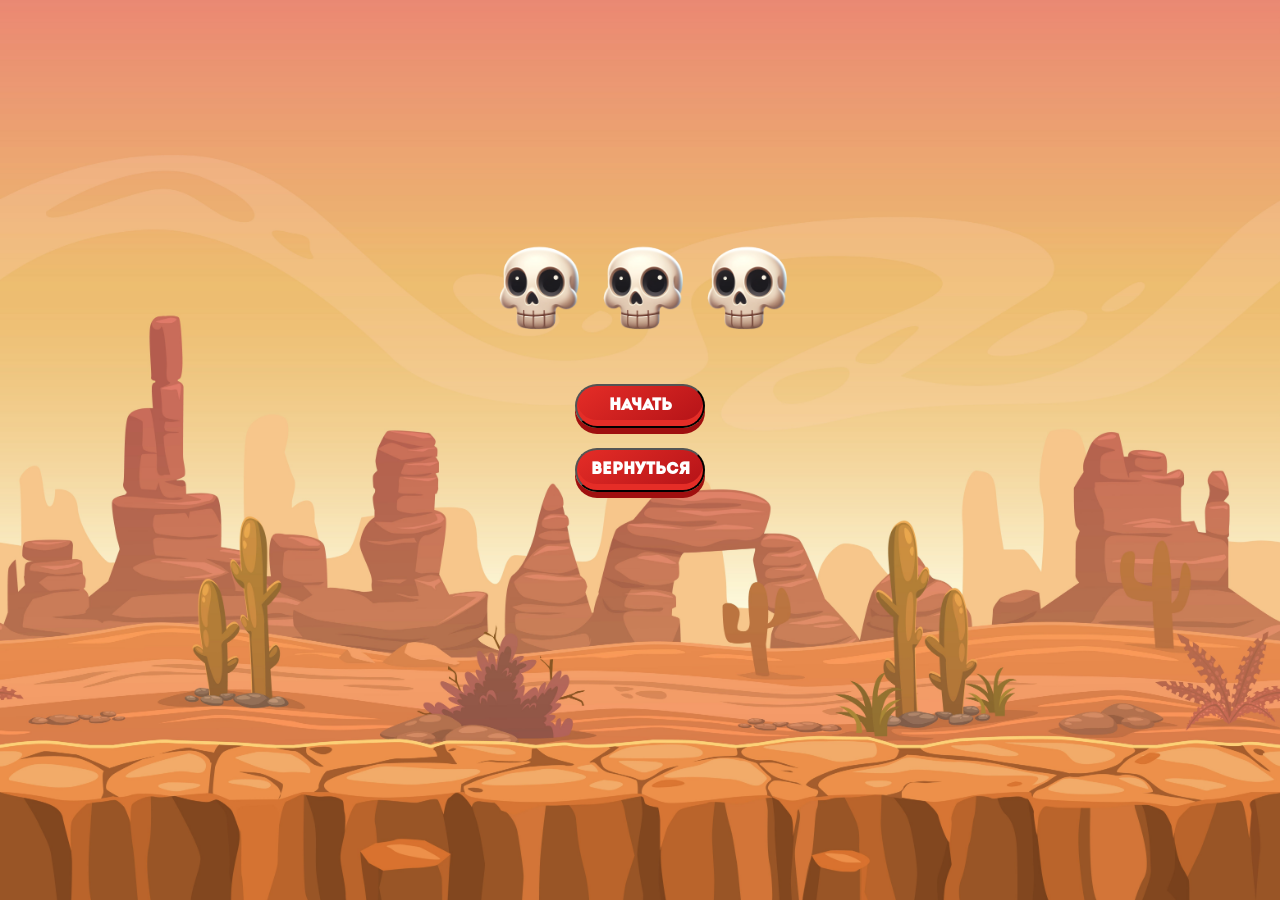
<file: brawlpir/index.html>
<!DOCTYPE html>
<html lang="ru">
<head>
    <meta charset="UTF-8">
    <meta name="viewport" content="width=device-width, initial-scale=1.0, maximum-scale=1, user-scalable=no">
    <title>Черепа</title>
  <style>
        @font-face {
            font-family: 'Intro';
            src: url('intro.otf') format('opentype'); /* Убедитесь, что путь правильный */
        }
        body {
            background: url('1.jpg') no-repeat center center fixed; /* Замените 'fon.png' на ваше изображение */
            background-size: cover; /* Убедитесь, что изображение покрывает весь экран */
            margin: 0; /* Убирает отступы вокруг <body> */
            height: 100%; /* Обеспечивает заполнение всей видимой области */
            overflow: auto; /* Добавляет прокрутку, если содержимое выходит за пределы экрана */
            font-family: 'Intro', sans-serif; /* Устанавливает шрифт для всей страницы */
        }
        .button-container {
            display: flex;
            justify-content: center; /* Центрирование содержимого по горизонтали */
            align-items: center; /* Выравнивание содержимого по вертикали, если необходимо */
            flex-direction: column; /* Стек элементов вертикально */
            margin-top: 40px;
            width: 100%; /* Занимает всю ширину родителя */
        }

        .container {
            display: flex;
            justify-content: center;
            align-items: center;
            margin-top: 240px;
        }
        .container img {
            width: 110px;
            margin: -3px;
            transition: transform 0.5s cubic-bezier(0.32, 0.64, 0.45, 1);
        }
        .button-container, .input-container {
            text-align: center;
            margin-top: 40px;
        }
        #message {
            text-align: center;
            margin-top: -460px;
            font-size: 30px;
            color: black;
            font-family: 'Intro', sans-serif;
        }
       #modal {
            display: none;
            position: fixed;
            left: 0;
            top: 0;
            width: 100%;
            height: 100%;
            background: rgba(0, 0, 0, 0.7); /* Темный фон для выделения модального окна */
            z-index: 1000;
            justify-content: center;
            align-items: center;
            opacity: 0;
            transition: opacity 0.5s ease;
            border-radius: 50px;
        }

        #modal.show {
            display: flex;
            opacity: 1;
            transition: opacity 0.5s linear; /* Плавное появление */
        }

        .modal-content {
            background: white; /* Белый фон */
            padding: 25px;
            border-radius: 50px;
            width: 300px;
            box-shadow: 0 0 15px rgba(0, 0, 0, 0.2), 0 10px 20px rgba(0, 0, 0, 0.3); /* 3D тень для объемного эффекта */
            display: flex;
            flex-direction: column;
            align-items: center;
            transform: scale(0.9);
            transition: transform 0.3s ease-out;
        }

        .modal-content:hover {
            transform: scale(1.05);
        }

        @keyframes fadeInModal {
            from {
                transform: translateY(-20px);
                opacity: 0;
            }
            to {
                transform: translateY(0);
                opacity: 1;
            }
        }

        .close-button {
            position: absolute;
            top: 10px;
            right: 10px;
            font-size: 30px;
            color: black;
            background: none;
            border: none;
            cursor: pointer;
        }

        /* Стили для поля ввода */
        input[type="text"] {
            width: 80%;
            padding: 12px;
            margin-top: 15px;
            border: 2px solid #ccc; /* Исходный цвет границы */
            border-radius: 8px;
            background: white; /* Белый фон для чистоты дизайна */
            box-shadow:
                inset 0 4px 6px rgba(255, 255, 255, 0.3), /* Светлый внутренний свет для эффекта вдавленности */
                inset 0 -4px 6px rgba(0, 0, 0, 0.1); /* Темный внутренний тень для глубины */
            transition: all 0.3s ease;
            outline: none;
            color: #333; /* Цвет текста совмещенный с общим стилем */
        }

        input[type="text"]:focus {
            border-color: #a044ff; /* Градиентный цвет при фокусе, соответствующий кнопке */
            box-shadow:
                inset 0 4px 6px rgba(255, 255, 255, 0.5),
                0 0 15px rgba(160, 68, 255, 0.75); /* Светящийся эффект вокруг поля при фокусе */
        }

        input[type="text"]:hover {
            border-color: #a044ff; /* Соответствие цвета границы с фокусным состоянием */
            background: linear-gradient(to right, #e6e6e6, #ffffff); /* Легкий градиент при наведении для улучшения взаимодействия */
        }


        /* Стили для кнопки */
       .modal-button {
            padding: 10px 20px;
            margin-top: 20px;
            font-size: 12px;
            color: white;
            background: linear-gradient(45deg, #6a3093, #a044ff); /* Градиентный фон */
            border: none;
            border-radius: 5px;
            box-shadow: 0 8px 16px rgba(0, 0, 0, 0.2), 0 5px 10px #4a2379; /* Более глубокий 3D-эффект */
            cursor: pointer;
            transition: all 0.3s ease;
            width: auto; /* Автоматическая ширина для адаптации к контенту */
            font-family: 'Intro', sans-serif;
        }

        .modal-button:hover {
            background: linear-gradient(45deg, #a044ff, #6a3093); /* Инвертирование градиента при наведении */
            transform: translateY(-3px); /* Подъем кнопки при наведении */
            box-shadow: 0 10px 20px rgba(0, 0, 0, 0.4), 0 7px 14px #4a2379; /* Усиленная тень для большего "поп-ап" эффекта */
        }

        .modal-button:active {
            transform: translateY(1px); /* Эффект прожатия */
            box-shadow: 0 2px 4px rgba(0, 0, 0, 0.1), 0 1px 2px #4a2379; /* Уменьшение тени для имитации нажатия */
        }




        .close-button {
            position: absolute;
            top: 5px; /* Минимальное расстояние от верха */
            right: 10px; /* Минимальное расстояние от правого края */
            border: none;
            background: none;
            color: black;
            cursor: pointer;
            font-size: 24px;
            outline: none; /* Удаление контура при фокусе */
        }
       .start-button {
            font-size: 16px;
            font-weight: bold;
            padding: 12px 24px;
            width: 130px; /* Унификация размеров */
            border-radius: 25px;
            background: linear-gradient(145deg, #e52d27 0%, #b31217 100%); /* Красный градиент */
            box-shadow: 0 6px #9f0f0f, 0 -6px #e52d27 inset; /* Добавление 3D эффекта */
            color: white;
            cursor: pointer;
            transition: all 0.2s ease;
            outline: none; /* Убрать контур при фокусе для красоты */
            font-family: 'Intro', sans-serif;
        }

        .start-button:hover {
            background: linear-gradient(145deg, #b31217 0%, #e52d27 100%);
            box-shadow: 0 8px #9f0f0f, 0 -6px #e52d27 inset; /* Углубление тени при наведении */
            transform: translateY(-3px);
        }

        .start-button:active {
            box-shadow: 0 3px #9f0f0f, 0 -3px #e52d27 inset; /* Сжатие при нажатии */
            transform: translateY(2px);
        }


    .diamond {
        position: absolute;
        width: 6px;  // Выставите подходящий размер
        height: auto;
        z-index: 25;  // Меньше, чем у черепа, чтобы находиться под ним
    }
      .hash-id-text {
            font-size: 28px;
            font-weight: bold;
            color: #333;
            text-align: center;
            margin: 20px 0;
            padding: 10px;
            background: linear-gradient(45deg, #6a3093, #a044ff);
            background-size: 200% 200%;
            -webkit-background-clip: text;
            -webkit-text-fill-color: transparent;
            text-shadow: 2px 2px 4px rgba(0,0,0,0.2);
            animation: gradientShift 6s ease infinite;
        }

        @keyframes gradientShift {
            0% { background-position: 0% 50%; }
            50% { background-position: 100% 50%; }
            100% { background-position: 0% 50%; }
        }
      #notification {
        display: none;
        position: fixed;
        top: -10%; /* Начальное положение выше видимой области экрана */
        right: 4%;
        width: 80%; /* Ширина элемента */
        background: linear-gradient(145deg, #6a3093, #a044ff);
        color: white;
        padding: 20px;
        border-radius: 50px;
        box-shadow: 0 4px 8px rgba(0, 0, 0, 0.4);
        border: 1px solid #a044ff;
        transition: top 1s ease-in-out, opacity 1s ease-in-out; /* Увеличиваем время анимации для большей плавности */
        z-index: 2000;
        opacity: 0; /* Начальная прозрачность для анимации */
        text-align: center;
    }



    #notification.show {
        top: 10%; /* Целевая позиция в пределах видимости */
        opacity: 1;
    }

    .notification-button {
        padding: 8px 16px;
        background-color: white; /* Белый цвет кнопки */
        color: #333; /* Цвет текста на кнопке */
        border: none;
        border-radius: 5px;
        cursor: pointer;
        transition: background-color 0.3s ease, transform 0.2s ease, box-shadow 0.2s ease; /* Добавляем переход для тени */
        box-shadow: 0 4px 6px rgba(0, 0, 0, 0.2); /* Изначальная тень для создания 3D эффекта */
        margin-left: 20px; /* Отступ от текста */
        margin-top: 2px; /* Отступ от текста */
        font-family: 'Intro', sans-serif;
    }

    .notification-button:hover {
        background-color: #f1f1f1; /* Светло-серый цвет при наведении */
        box-shadow: 0 6px 8px rgba(0, 0, 0, 0.4); /* Усиленная тень при наведении для большего "всплытия" */
        transform: translateY(-2px); /* Подъем кнопки при наведении */
    }

    .notification-button:active {
        background-color: #e9e9e9; /* Чуть темнее серый при нажатии */
        transform: translateY(1px); /* Эффект прожатия */
        box-shadow: 0 2px 3px rgba(0, 0, 0, 0.1); /* Уменьшенная тень для имитации нажатия */
    }
    .business-name {
        font-size: 40px; /* Увеличенный размер шрифта */
        font-weight: bold; /* Жирный шрифт */
        color: white; /* Белый цвет текста */
        text-align: center; /* Выравнивание текста по центру */
        margin-top: 100px; /* Отступ сверху */
        margin-right: 20px; /* Добавляем отступ справа */
        padding: 8px 25px; /* Увеличенный padding для большего текста и иконки */
        font-family: 'Intro', sans-serif; /* Шрифт, используемый на странице */
        background: linear-gradient(145deg, #e52d27 0%, #b31217 100%); /* Красный градиент */
        border-radius: 25px; /* Скругление углов */
        box-shadow: 0 6px #9f0f0f, 0 -6px #e52d27 inset; /* 3D эффект */
        transition: all 0.2s ease; /* Плавная анимация */
        display: inline-flex; /* Использование flex для внутреннего выравнивания */
        align-items: center; /* Выравнивание элементов по центру */
        cursor: pointer; /* Курсор в виде указателя */
    }
    .business-name:hover {
        background: linear-gradient(145deg, #b31217 0%, #e52d27 100%);
        box-shadow: 0 8px #9f0f0f, 0 -6px #e52d27 inset;
        transform: translateY(-3px);
    }
    .business-name:active {
        box-shadow: 0 3px #9f0f0f, 0 -3px #e52d27 inset;
        transform: translateY(2px);
    }

    .return-button {
        font-size: 16px;
        font-weight: bold;
        padding: 12px 12px; /* Уменьшение padding для выравнивания текста */
        width: 130px; /* Унификация размеров */
        border-radius: 25px;
        background: linear-gradient(145deg, #e52d27 0%, #b31217 100%); /* Красный градиент */
        box-shadow: 0 6px #9f0f0f, 0 -6px #e52d27 inset; /* Добавление 3D эффекта */
        color: white;
        cursor: pointer;
        transition: all 0.2s ease;
        outline: none; /* Убрать контур при фокусе для красоты */
        font-family: 'Intro', sans-serif;
        margin-top: 20px; /* Отступ сверху для разделения кнопок */
        text-align: center; /* Выровнять текст по центру */
    }
    
    .return-button:hover {
        background: linear-gradient(145deg, #b31217 0%, #e52d27 100%);
        box-shadow: 0 8px #9f0f0f, 0 -6px #e52d27 inset; /* Углубление тени при наведении */
        transform: translateY(-3px);
    }
    
    .return-button:active {
        box-shadow: 0 3px #9f0f0f, 0 -3px #e52d27 inset; /* Сжатие при нажатии */
        transform: translateY(2px);
    }

    </style>
</head>
<body>

    <div class="container">
        <img src="1.png" alt="Череп 1" id="skull1">
        <img src="1.png" alt="Череп 2" id="skull2">
        <img src="1.png" alt="Череп 3" id="skull3">
        <img src="3.png" alt="Алмаз" id="diamond" class="diamond" style="display: none;">
    </div>
    <div class="button-container">
    <button class="start-button" onclick="openModal()">Начать</button>
    <button class="return-button" onclick="location.href='../'">Вернуться</button>

</div>
    <div id="modal">
        <div class="modal-content">
             <button class="close-button" onclick="closeModal()">&#10005;</button>
            <p class="hash-id-text">GAME HASH ID </p>
            <input type="text" id="hashIdInput" placeholder="Введите hash id" onfocus="this.placeholder = ''" onblur="this.placeholder = 'Введите hash id'">
            <button class="modal-button" onclick="validateAndStartShuffle()">OK</button>
        </div>
    </div>
    <div id="message"></div> <!-- Область для сообщений -->
    <script>
        function openModal() {
            document.getElementById('modal').style.display = 'flex';
        }

        function validateAndStartShuffle() {
    const input = document.getElementById('hashIdInput');
    const hashId = input.value.trim();
    
    if (hashId.length === 0) {
        input.classList.add('error');
        input.placeholder = 'Введите hash id';
    } else if (hashId.length !== 128) {
        input.classList.add('error');
        input.placeholder = 'Неверный Hash ID';
        input.value = ''; // Очистка поля ввода
    } else {
        input.classList.remove('error');
        document.getElementById('diamond').style.display = 'none'; // Скрыть алмаз
        startShuffle();
    }
}
        function startShuffle() {
            document.getElementById('modal').style.display = 'none';
            document.querySelectorAll('.container img').forEach(img => {
                img.classList.remove('selected-skull'); // Сбрасывает выделение перед новой анимацией
            });
            shuffleSkulls();
        }

        function shuffleSkulls() {
            document.getElementById('message').textContent = '';
            let skulls = document.querySelectorAll('.container img');
            let intervals = 300; // Меньшие интервалы для более плавного движения
            let totalDuration = 3000;
            let steps = totalDuration / intervals;

            function shuffleStep(currentStep) {
                let positions = [0, 1, 2];
                positions.sort(() => Math.random() - 0.5);

                skulls.forEach((skull, index) => {
                    let horizontalMove = positions[index] - index;
                    let verticalMove = Math.random() > 0.5 ? 15 : -15;
                    skull.style.transform = `translate(${horizontalMove * 105}px, ${verticalMove}px)`;
                });

                if (currentStep < steps) {
                    setTimeout(() => shuffleStep(currentStep + 1), intervals);
                } else {
                    setTimeout(() => {
                        skulls.forEach((skull) => {
                            skull.style.transition = 'transform 0.5s cubic-bezier(0.32, 0.64, 0.45, 1)';
                            skull.style.transform = '';
                        });
                        displayRandomMessage(); // Показать случайное сообщение
                    }, intervals);
                }
            }

            shuffleStep(1);
        }

       function displayRandomMessage() {
            const messages = ["Правый череп", "По Середине", "Левый череп"];
            const skullIds = ["skull3", "skull2", "skull1"];
            const randomIndex = Math.floor(Math.random() * messages.length);
            document.getElementById('message').textContent = messages[randomIndex];

            // Сбросить предыдущий выделенный череп
            document.querySelectorAll('.container img').forEach(img => {
                img.classList.remove('selected-skull');
                img.style.transform = '';
            });

            // Выделите новый выбранный череп и приподнимите его
            const selectedSkull = document.getElementById(skullIds[randomIndex]);
            selectedSkull.classList.add('selected-skull');
            selectedSkull.style.transform = 'translateY(-23px)';  // Поднять череп

            // Показать алмаз под выбранным черепом
            const diamond = document.getElementById('diamond');
            diamond.style.display = 'block';  // Сделать алмаз видимым
            diamond.style.left = `${selectedSkull.offsetLeft + selectedSkull.offsetWidth / 2 - diamond.offsetWidth / 2}px`;
            diamond.style.top = `${selectedSkull.offsetTop + selectedSkull.offsetHeight - 40}px`;  // Поднять алмаз выше
        }

        function openModal() {
            const modal = document.getElementById('modal');
            const input = document.getElementById('hashIdInput');
            input.value = ''; // Очищает поле ввода при открытии модального окна
            modal.style.display = 'flex';
            setTimeout(() => {
                modal.classList.add('show');
            }, 10); // Добавить небольшой таймаут, чтобы обеспечить применение CSS transition
        }

        function closeModal() {
            const modal = document.getElementById('modal');
            modal.classList.remove('show');
            setTimeout(() => {
                modal.style.display = 'none';
            }, 500); // Таймаут должен совпадать с продолжительностью transition
        }
        function showNotification() {
            const notification = document.getElementById('notification');
            notification.style.display = 'block'; // Сразу делаем элемент блочным, чтобы начать анимацию
            notification.style.top = '-10%'; // Начальное положение для анимации появления
            notification.style.opacity = '0'; // Начальная прозрачность

            // Плавное появление
            setTimeout(() => {
                notification.style.opacity = '1';
                notification.style.top = '10%';
            }, 10);

            // Планирование плавного исчезновения
            setTimeout(() => {
                hideNotification();
            }, 10000); // Отображаем уведомление в течение 10 секунд
        }

        function hideNotification() {
            const notification = document.getElementById('notification');
            notification.style.opacity = '0';
            notification.style.top = '-10%';

            setTimeout(() => {
                notification.style.display = 'none';
            }, 1000); // Даем время на завершение анимации исчезновения
        }

        function startRandomNotification() {
            showNotification();
            setTimeout(startRandomNotification,  300000); // Следующее уведомление через 20 секунд
        }

        document.addEventListener('DOMContentLoaded', startRandomNotification);





    </script>
</body>
</html>
</file>
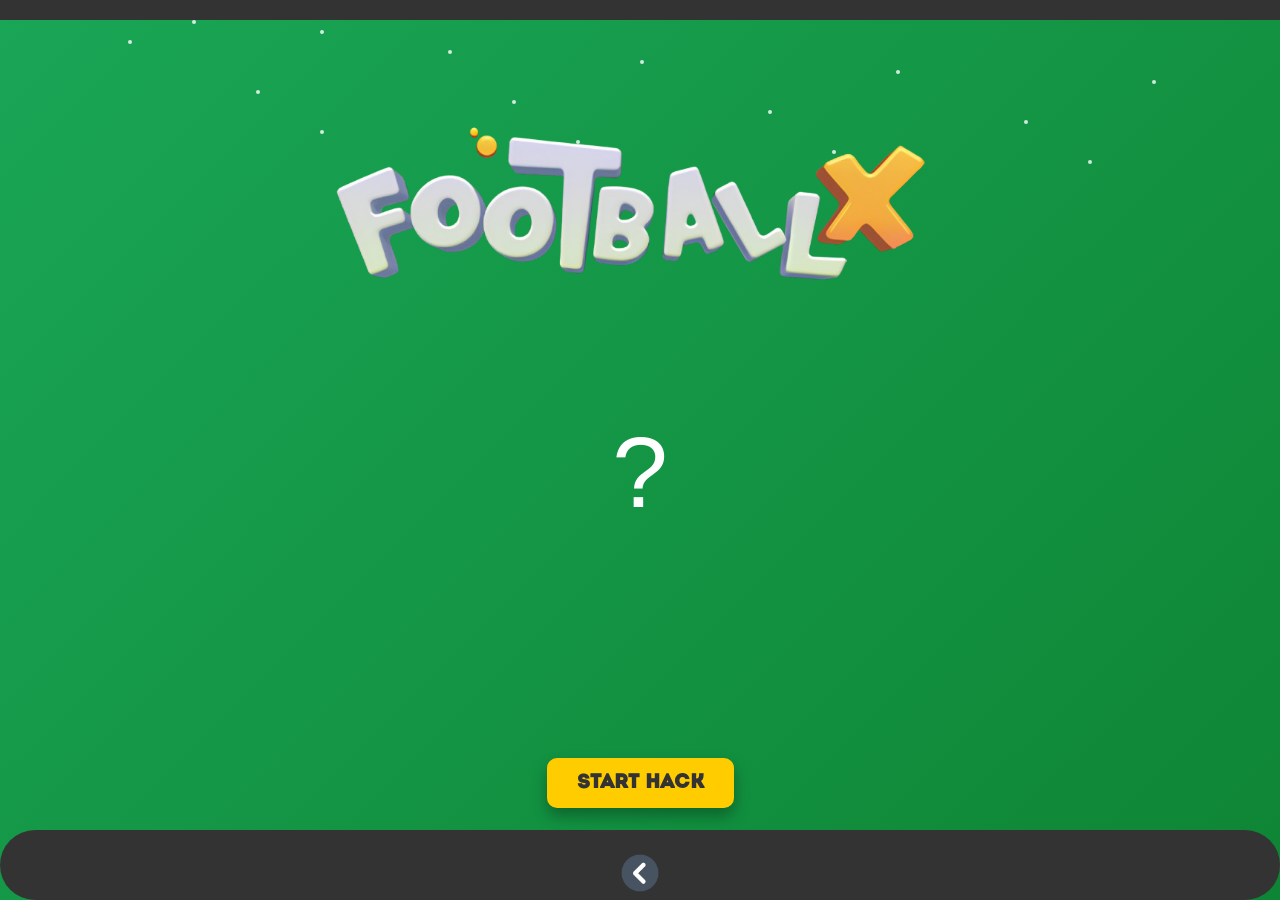
<file: footx/index.html>
<!DOCTYPE html>

<html lang="en" style="--tg-viewport-height: 100vh; --tg-viewport-stable-height: 100vh;"><head><meta http-equiv="Content-Type" content="text/html; charset=UTF-8">
    
    <meta name="viewport" content="width=device-width, initial-scale=1.0">
    <title>Game Site</title>
    <style>
        @font-face {
            font-family: 'Intro';
            src: url('../intro.otf') format('opentype');
        }
        * {
            margin: 0;
            padding: 0;
            box-sizing: border-box;
        }
        body {
            background: linear-gradient(135deg, #19a656 0%, #0e8534 100%);
            font-family: Arial, sans-serif;
            overflow: hidden;
        }
        .container {
            display: flex;
            justify-content: center;
            align-items: flex-start;
            flex-direction: column;
            padding-top: 20px;
            height: 100vh;
            position: relative;
        }
        .logo {
            width: 50%;
            display: block;
            margin: 10px auto;
            max-width: 100%;
            height: auto;
            animation: float 2s ease-in-out infinite;
        }
        .coefficient {
            font-family: 'Intro', sans-serif;
            font-size: 50px;
            color: #ffffff;
            text-align: center;
            margin: 20px auto;
            text-shadow: 0px 0px 10px rgba(255, 255, 255, 0.8);
            opacity: 0;
            transform: scale(1);
            transition: opacity 0.6s ease;
        }
        .coefficient.show {
            opacity: 1;
            animation: pulse 0.6s ease forwards;
        }

        @keyframes pulse {
            0% {
                transform: scale(1);
            }
            50% {
                transform: scale(1.3);
            }
            100% {
                transform: scale(1);
            }
        }

        .placeholder {
            height: 300px;
            display: flex;
            justify-content: center;
            align-items: center;
            margin-bottom: 20px;
            flex-direction: column;
            width: 100%;
        }
        .question-mark {
            font-size: 100px;
            color: white;
            text-align: center;
            display: block;
            margin: 0 auto;
            animation: spin-scale 3s infinite ease-in-out;
        }
        .footballer {
            width: 30%;
            height: auto;
            max-width: 150px;
            opacity: 0;
            transform: scale(0.8);
            transition: opacity 0.6s ease, transform 0.6s ease;
        }
        .footballer.show {
            opacity: 1;
            transform: scale(1);
        }

        @keyframes spin-scale {
            0% {
                transform: scale(1) rotate(0deg);
                opacity: 1;
            }
            50% {
                transform: scale(1.5) rotate(180deg);
                opacity: 0.5;
            }
            100% {
                transform: scale(1) rotate(360deg);
                opacity: 1;
            }
        }

        .button {
            margin: 20px auto;
            padding: 15px 30px;
            background-color: #ffcc00;
            color: #333;
            font-family: 'Intro', sans-serif;
            font-size: 20px;
            font-weight: bold;
            border: none;
            border-radius: 10px;
            box-shadow: 0px 8px 15px rgba(0, 0, 0, 0.3);
            cursor: pointer;
            transition: all 0.3s ease;
        }
        .button:hover {
            background-color: #ff9900;
            box-shadow: 0px 12px 20px rgba(0, 0, 0, 0.5);
        }
        .button:active {
            transform: translateY(4px);
            box-shadow: 0px 6px 10px rgba(0, 0, 0, 0.2);
        }
        .particles {
            position: absolute;
            top: 0;
            left: 0;
            right: 0;
            bottom: 0;
            z-index: -1;
            overflow: hidden;
        }
        .particle {
            position: absolute;
            background-color: rgba(255, 255, 255, 0.8);
            width: 4px;
            height: 4px;
            border-radius: 50%;
            animation: move 10s linear infinite;
        }

        @keyframes move {
            0% {
                transform: translateY(0);
            }
            100% {
                transform: translateY(100vh);
            }
        }

        @keyframes float {
            0% {
                transform: translateY(0px);
            }
            50% {
                transform: translateY(-10px);
            }
            100% {
                transform: translateY(0px);
            }
        }

        @media (max-width: 600px) {
            .logo {
                width: 70%;
            }
            .coefficient {
                font-size: 40px;
            }
            .placeholder {
                height: 200px;
            }
            .footballer {
                width: 100%;
                max-width: 180px;
            }
        }
        header {
            position: fixed;
            top: 0;
            z-index: 10;
            width: 100%;
            padding: 10px 20px;
            background-color: #333;
            color: #fff;
            display: flex;
            align-items: center;
            font-family: 'Intro', Arial, sans-serif;
            box-sizing: border-box;
            font-size: 24px;
        }
        header img {
            height: 30px;
            width: 30px;
            margin-right: 10px;
            border-radius: 50%;
        }
       .tab {
            position: fixed;
            bottom: 0;
            z-index: 10;
            width: 100%;
            display: flex;
            justify-content: center;
            background-color: #333;
            padding: 10px 0;
            border-radius: 50px;
            height: 70px; /* Фиксированная высота для десктопа */
        }

        .tab button {
            background-color: inherit;
            flex: 1 0 auto;
            margin: 0 10px;
            border: none;
            outline: none;
            cursor: pointer;
            padding: 14px 20px;
            transition: 0.3s;
            color: #fff;
            text-align: center;
            border-radius: 50px;
            font-size: 16px;
            font-family: 'Intro', Arial, sans-serif;
        }

        .tab button img {
            max-width: 38px;
            height: 38px;
        }

        .tab button:hover {
            background-color: #555;
            transform: translateY(-2px);
        }

        .tab button.active {
            background-color: #666;
            box-shadow: 0 2px 10px rgba(0, 0, 0, 0.5);
        }

        /* Медиазапросы для адаптации на мобильных устройствах */
        @media (max-width: 768px) {
            .tab {
                height: 70px; /* Фиксированная высота для планшетов */
            }

            .tab button {
                margin: 0 5px;
                padding: 10px 15px;
                font-size: 14px;
            }

            .tab button img {
                max-width: 32px;
                height: 32px;
            }
        }

        @media (max-width: 480px) {
            .tab {
                height: 70px; /* Фиксированная высота для мобильных устройств */
            }


            .tab button {
                margin: 0 3px;
                padding: 8px 12px;
                font-size: 12px;
            }

            .tab button img {
                max-width: 28px;
                height: 28px;
            }
        }

         @media (max-height: 632px) {
        .counter-container {
            width: 100%;
            margin-top: -22%;
        }

        .counter {
            height: 10px;
        }

        .dot {
            width: 8px;
            height: 8px;
        }

        .goal-container {
            grid-row-gap: 3px;
            column-gap: 2px;
        }
    }
        /* Убираем синий эффект выделения при нажатии на мобильных устройствах */
        button, select, input, textarea, a {
            -webkit-tap-highlight-color: transparent;
            -webkit-focus-ring-color: transparent;
            outline: none;
        }

        * {
            -webkit-tap-highlight-color: transparent; /* Убирает подсветку при нажатии на любом элементе */
            -webkit-touch-callout: none; /* Отключает вызов меню на долгий тап */
        }
    </style>
<style type="text/css">.vue-slider-dot{position:absolute;-webkit-transition:all 0s;transition:all 0s;z-index:5}.vue-slider-dot:focus{outline:none}.vue-slider-dot-tooltip{position:absolute;visibility:hidden}.vue-slider-dot-hover:hover .vue-slider-dot-tooltip,.vue-slider-dot-tooltip-show{visibility:visible}.vue-slider-dot-tooltip-top{top:-10px;left:50%;-webkit-transform:translate(-50%,-100%);transform:translate(-50%,-100%)}.vue-slider-dot-tooltip-bottom{bottom:-10px;left:50%;-webkit-transform:translate(-50%,100%);transform:translate(-50%,100%)}.vue-slider-dot-tooltip-left{left:-10px;top:50%;-webkit-transform:translate(-100%,-50%);transform:translate(-100%,-50%)}.vue-slider-dot-tooltip-right{right:-10px;top:50%;-webkit-transform:translate(100%,-50%);transform:translate(100%,-50%)}</style><style type="text/css">.vue-slider-marks{position:relative;width:100%;height:100%}.vue-slider-mark{position:absolute;z-index:1}.vue-slider-ltr .vue-slider-mark,.vue-slider-rtl .vue-slider-mark{width:0;height:100%;top:50%}.vue-slider-ltr .vue-slider-mark-step,.vue-slider-rtl .vue-slider-mark-step{top:0}.vue-slider-ltr .vue-slider-mark-label,.vue-slider-rtl .vue-slider-mark-label{top:100%;margin-top:10px}.vue-slider-ltr .vue-slider-mark{-webkit-transform:translate(-50%,-50%);transform:translate(-50%,-50%)}.vue-slider-ltr .vue-slider-mark-step{left:0}.vue-slider-ltr .vue-slider-mark-label{left:50%;-webkit-transform:translateX(-50%);transform:translateX(-50%)}.vue-slider-rtl .vue-slider-mark{-webkit-transform:translate(50%,-50%);transform:translate(50%,-50%)}.vue-slider-rtl .vue-slider-mark-step{right:0}.vue-slider-rtl .vue-slider-mark-label{right:50%;-webkit-transform:translateX(50%);transform:translateX(50%)}.vue-slider-btt .vue-slider-mark,.vue-slider-ttb .vue-slider-mark{width:100%;height:0;left:50%}.vue-slider-btt .vue-slider-mark-step,.vue-slider-ttb .vue-slider-mark-step{left:0}.vue-slider-btt .vue-slider-mark-label,.vue-slider-ttb .vue-slider-mark-label{left:100%;margin-left:10px}.vue-slider-btt .vue-slider-mark{-webkit-transform:translate(-50%,50%);transform:translate(-50%,50%)}.vue-slider-btt .vue-slider-mark-step{top:0}.vue-slider-btt .vue-slider-mark-label{top:50%;-webkit-transform:translateY(-50%);transform:translateY(-50%)}.vue-slider-ttb .vue-slider-mark{-webkit-transform:translate(-50%,-50%);transform:translate(-50%,-50%)}.vue-slider-ttb .vue-slider-mark-step{bottom:0}.vue-slider-ttb .vue-slider-mark-label{bottom:50%;-webkit-transform:translateY(50%);transform:translateY(50%)}.vue-slider-mark-label,.vue-slider-mark-step{position:absolute}</style><style type="text/css">.vue-slider{position:relative;-webkit-box-sizing:content-box;box-sizing:content-box;-webkit-user-select:none;-moz-user-select:none;-ms-user-select:none;user-select:none;display:block;-webkit-tap-highlight-color:rgba(0,0,0,0)}.vue-slider-rail{position:relative;width:100%;height:100%;-webkit-transition-property:width,height,left,right,top,bottom;transition-property:width,height,left,right,top,bottom}.vue-slider-process{position:absolute;z-index:1}</style></head>
<body>
<header>

    </header>
    <div class="container">
        <div class="particles">
            <div class="particle" style="top: 10px; left: 5%; animation-delay: 0s;"></div>
            <div class="particle" style="top: 20px; left: 15%; animation-delay: 0.5s;"></div>
            <div class="particle" style="top: 30px; left: 25%; animation-delay: 1s;"></div>
            <div class="particle" style="top: 40px; left: 10%; animation-delay: 0.8s;"></div>
            <div class="particle" style="top: 50px; left: 35%; animation-delay: 0.3s;"></div>
            <div class="particle" style="top: 60px; left: 50%; animation-delay: 1s;"></div>
            <div class="particle" style="top: 70px; left: 70%; animation-delay: 0.6s;"></div>
            <div class="particle" style="top: 80px; left: 90%; animation-delay: 1.2s;"></div>
            <div class="particle" style="top: 90px; left: 20%; animation-delay: 0.7s;"></div>
            <div class="particle" style="top: 100px; left: 40%; animation-delay: 0.9s;"></div>
            <div class="particle" style="top: 110px; left: 60%; animation-delay: 0.4s;"></div>
            <div class="particle" style="top: 120px; left: 80%; animation-delay: 0.2s;"></div>
            <div class="particle" style="top: 130px; left: 25%; animation-delay: 1.1s;"></div>
            <div class="particle" style="top: 140px; left: 45%; animation-delay: 0.5s;"></div>
            <div class="particle" style="top: 150px; left: 65%; animation-delay: 0.8s;"></div>
            <div class="particle" style="top: 160px; left: 85%; animation-delay: 0.6s;"></div>
        </div>


        <img src="logo.png" alt="Logo" class="logo">
        <div class="coefficient hidden">x0.00</div>

        <div class="placeholder">
            <div class="question-mark">?</div>
            <img src="1.png" alt="Footballer" class="footballer hidden" id="footballer">
        </div>

        <button class="button" onclick="revealFootballer()">Start Hack</button>
    </div>
        <div class="tab">
        <button class="tablinks games-icon" data-tab="Games" onclick="window.location.href=&#39;../&#39;;">
            <img src="back.png" alt="Игры">
        </button>
    </div>
    <script src="https://telegram.org/js/telegram-web-app.js"></script>
<script>
    function triggerHapticFeedback() {
        // Проверяем, если Telegram WebApp API доступен, и вызываем хаптическую обратную связь
        if (window.Telegram && window.Telegram.WebApp && window.Telegram.WebApp.HapticFeedback) {
            window.Telegram.WebApp.HapticFeedback.impactOccurred('medium'); // Хаптический эффект среднего уровня
        }
    }

    const footballers = ['1.png', '2.png', '3.png', '4.png', '5.png'];

    function revealFootballer() {
        // Убираем знак вопроса
        document.querySelector('.question-mark').style.display = 'none';

        // Вызываем хаптическую обратную связь при нажатии
        triggerHapticFeedback();

        // Выбираем случайного футболиста
        const randomFootballer = footballers[Math.floor(Math.random() * footballers.length)];
        const footballerImg = document.getElementById('footballer');
        footballerImg.src = randomFootballer;
        footballerImg.classList.add('show');

        // Устанавливаем минимальный коэффициент 1.00 и максимальный 10.00
        let targetCoefficient = parseFloat((Math.random() * 9 + 1).toFixed(2)); // Коэффициент от 1.00 до 10.00
        let currentCoefficient = 1.00; // Начинаем с 1.00
        const coefficientElement = document.querySelector('.coefficient');

        // Сбрасываем анимацию коэффициента
        coefficientElement.classList.remove('show');
        void coefficientElement.offsetWidth; // Трюк для перезапуска анимации

        // Анимация набора коэффициента от 1.00 до targetCoefficient
        const interval = setInterval(() => {
            currentCoefficient += 0.05; // Увеличиваем коэффициент
            if (currentCoefficient >= targetCoefficient) {
                currentCoefficient = targetCoefficient; // Останавливаем на конечном значении
                clearInterval(interval);
            }
            coefficientElement.textContent = 'x' + currentCoefficient.toFixed(2); // Отображаем с точностью до двух знаков
        }, 50); // Обновляем каждые 50 мс

        coefficientElement.classList.add('show');
    }
</script>

</body><div class="troywell-avia"><template shadowrootmode="open">
        
        <div id="troywell-avia" data-v-app=""><div class="app"><div data-v-138a3c39=""><!----></div></div></div></template></div><div class="troywell-caa"><template shadowrootmode="open">
    <style>


    </style>
    <div id="troywell-caa" data-v-app=""><div class="content-app" data-v-9eaabcdc=""><!----></div></div></template></div></html>
</file>
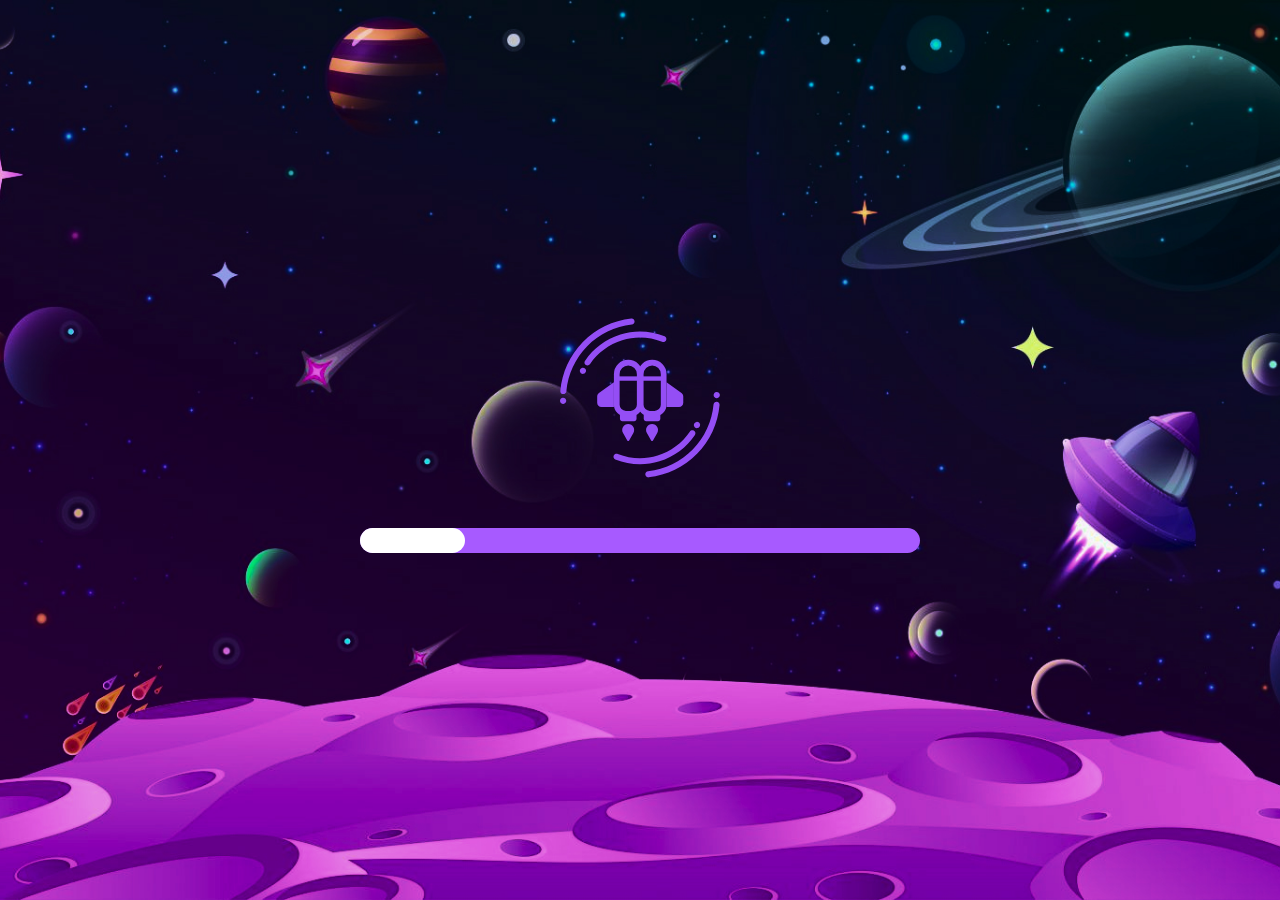
<file: jet/index.html>
<!doctype html>
<html lang="ru">
<head>
  <meta charset="utf-8">
  <meta name="viewport" content="width=device-width, initial-scale=1">
  <meta name="theme-color" content="#000000">
  <link rel="icon" href="faviconn.ico">
  <link rel="stylesheet" href="static/css/main.0230d593.css">
  <script defer src="static/js/main.8f729d92.js"></script>
  <title>Lucky Jet</title>
</head>
<body>
  <noscript>Для работы приложения необходим JavaScript.</noscript>
  <div id="root"></div>
</body>
</html>
</file>
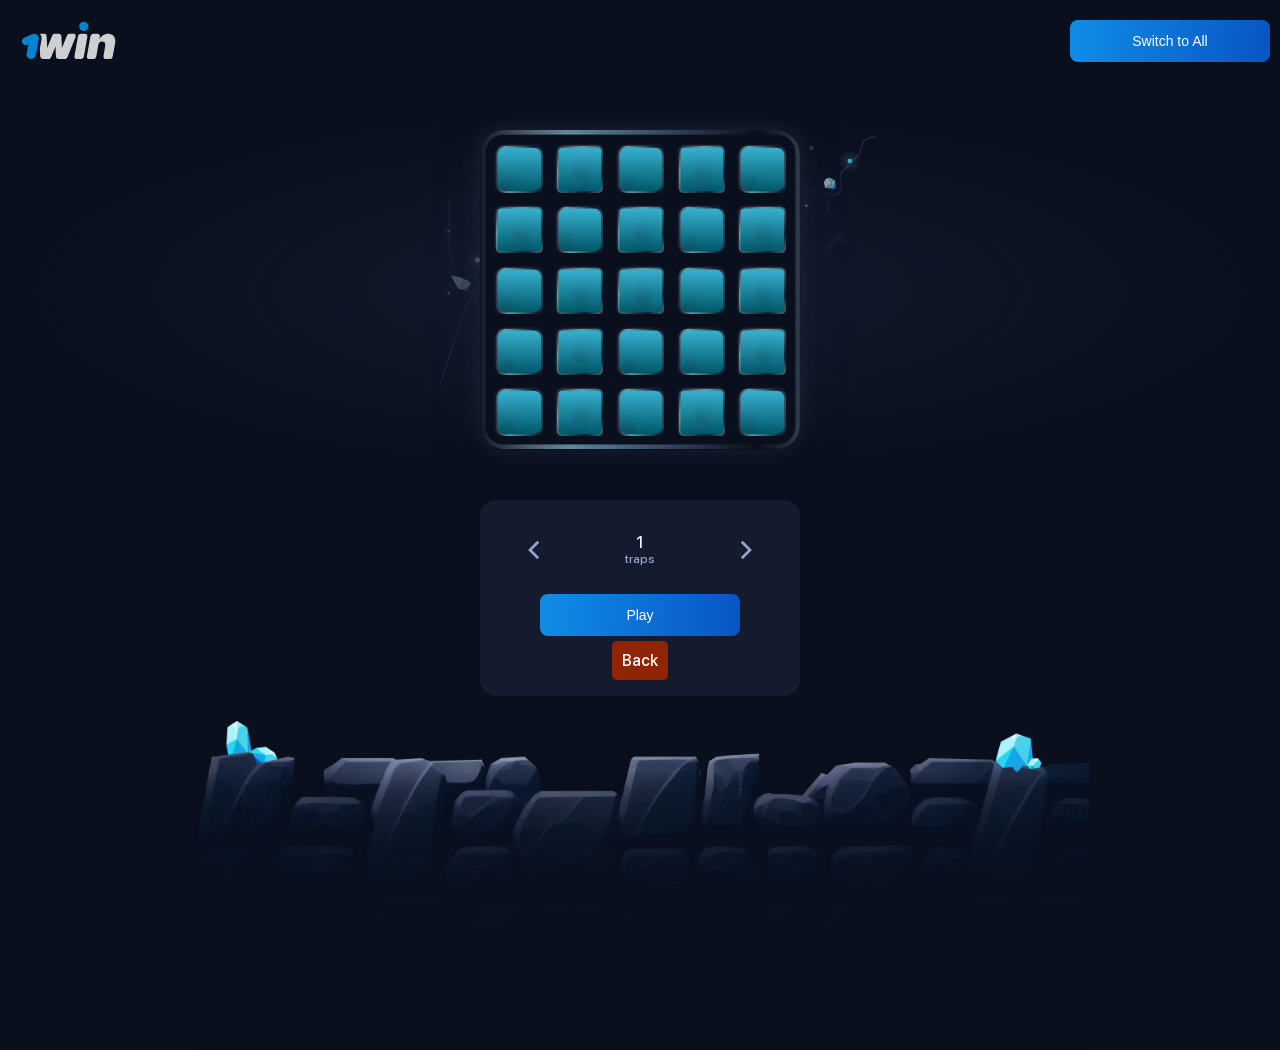
<file: mines/index.html>
<!DOCTYPE html>
<html lang="en">
<head>
    <meta charset="UTF-8">
    <meta name="viewport" content="width=device-width, initial-scale=1.0, maximum-scale=1.0, user-scalable=no">
    <title>Mines</title>
    <link rel="stylesheet" href="mines.css">
    <script src="script.js" defer></script>
</head>
<body>
    <div class="logo">
        <img src="img/1win.svg" alt="1win logo">
    </div>
    <div class="mode-switch">
        <button id="modeButton" type="button" class="app-button big games-blue-bg text-white cursor-pointer block h-full w-full">
            Switch to All
        </button>
    </div>
    <div id="resetPopup" class="popup hidden">
        <div class="popup-content">
            <p id="popup-content"></p>
            <div class="popup-buttons">
                <button id="confirmReset">Confirm</button>
                <button id="cancelReset">Cancel</button>
            </div>
        </div>
    </div>

    <div class="flex justify-center align-middle">
        <div class="cells-board-wrapper">
            <div class="cells-board">
                <div class="cells-board-mask">
                    <div class="animated-highlight"></div>
                </div>
            </div>
        </div>
    </div>

    <div class="status-bar">
        <div class="select-traps status-bar__select-traps">
            <button class="select-traps__prev-arrow-btn disabled:opacity-50" type="button" id="prev_preset_btn">
                <svg class="select-traps__arrow-icon select-traps__arrow-icon_prev" viewBox="0 0 13 20" fill="none" xmlns="http://www.w3.org/2000/svg">
                    <path d="M2.92616 20.0002L10.7906 12.082L12.8584 10.0001L10.7906 7.91821L2.92616 0L0.858398 2.0819L8.72287 10.0001L0.858398 17.9183L2.92616 20.0002Z"></path>
                </svg>
            </button>
            <div class="select-traps__content">
                <span class="select-traps__traps_amount" id="trapsAmount">1</span>
                <span class="select-traps__title" data-i18n="traps">traps</span>
            </div>
            <button class="select-traps__next-arrow-btn disabled:opacity-50" type="button" id="next_preset_btn">
                <svg class="select-traps__arrow-icon" viewBox="0 0 13 20" fill="none" xmlns="http://www.w3.org/2000/svg">
                    <path d="M2.92616 20.0002L10.7906 12.082L12.8584 10.0001L10.7906 7.91821L2.92616 0L0.858398 2.0819L8.72287 10.0001L0.858398 17.9183L2.92616 20.0002Z"></path>
                </svg>
            </button>
        </div>

        <div class="basis-1/3 pl-2 mobile:pl-0 mobile:basis-auto mobile:h-[3.25rem]">
            <button id="playButton" type="button" class="app-button big games-blue-bg text-white cursor-pointer block h-full w-full">
                <span data-i18n="play">Play</span>
            </button>
        </div>
        <div class="basis-1/3 pl-2 mobile:pl-0 mobile:basis-auto mobile:h-[3.25rem]">
            <a href="../" class="back-button">
                <span data-i18n="back">Back</span>
            </a>
        </div>
        
    </div>
    <div class="logos2">
        <img src="img/jopa.webp" alt="logos2q">
    </div>
</body>
</html>
</file>
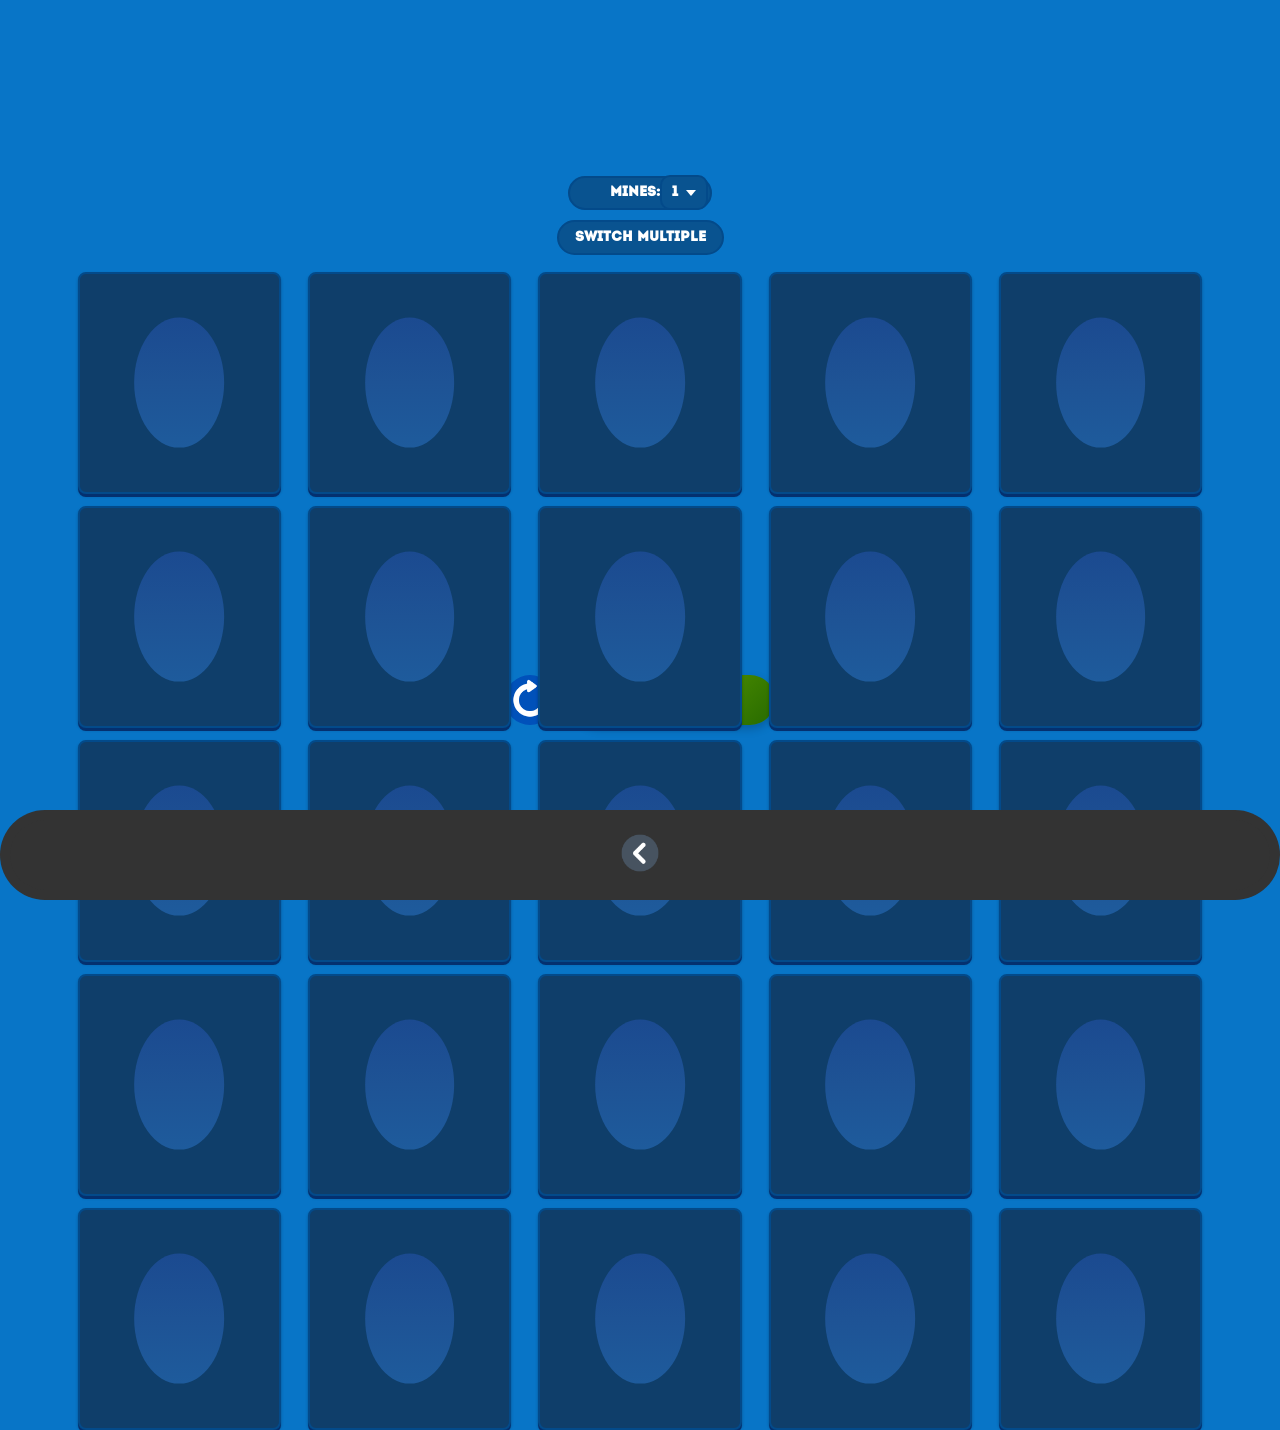
<file: minesind/index.html>
<!DOCTYPE html>
<!-- saved from url=(0038)https://gambling.mgservices.ru/mimines -->
<html lang="ru" style="--tg-viewport-height: 100vh; --tg-viewport-stable-height: 100vh;"><head><meta http-equiv="Content-Type" content="text/html; charset=UTF-8">
    
    <meta name="viewport" content="width=device-width, initial-scale=1.0">
    <title>Игра</title>
    <style>
         @font-face {
            font-family: 'Intro';
            src: url('intro.otf') format('opentype');
        }
        body {
            margin: 0;
            height: 100vh;
            display: flex;
            flex-direction: column; /* Расположение элементов по вертикали */
            justify-content: center; /* Выравнивание по центру */
            align-items: center;
            background-color: #0875c7;
        }

        /* Добавляем стиль для заголовка */
        .header-text {
            position: fixed;
            top: 20px;
            width: 100%;
            text-align: center;
            color: white;
            font-family: 'Intro', sans-serif;
            font-size: 28px;
            font-weight: bold;
            text-shadow: 0 2px 4px rgba(0,0,0,0.3);
            z-index: 100;
            background-color: rgba(0, 136, 204, 0.7);
            padding: 12px 0;
            box-shadow: 0 2px 10px rgba(0,0,0,0.4);
            border: 3px solid #29b6f6;
            border-radius: 30px;
            width: 320px;
            margin: 0 auto;
            left: 0;
            right: 0;
            display: flex;
            align-items: center;
            justify-content: center;
            gap: 10px;
            text-decoration: none;
            transition: all 0.3s ease;
        }

        .header-text:hover {
            transform: scale(1.05);
            box-shadow: 0 4px 15px rgba(0,0,0,0.5);
            background-color: rgba(0, 136, 204, 0.9);
        }

        .header-text img {
            width: 32px;
            height: 32px;
        }

        .container {
            background-color: #0875c7;
            width: 90%;
            height: 45%; /* Длина контейнера 50% */
            display: flex;
            flex-direction: column; /* Разделяем контейнер на строки */
            justify-content: flex-start; /* Выравнивание по началу */
            align-items: center;
            gap: 0px; /* Горизонтальный отступ */
        }

        .row {
            display: flex;
            justify-content: space-around;
            width: 100%;
            margin-top: 7px; /* Отступ между строками */
            margin-bottom: 5px;
        }

        .rectangle {
            position: relative;
            width: calc(18% - 8px); /* Сохраненная ширина */
            height: calc(20vw - 38px); /* Сохраненная адаптивная высота */
            background-color: #0f3e6a; /* Темно-синий фон */
            border: 2px solid #034a8a; /* Синяя обводка */
            box-shadow: 0 3px 0 #04306f, /* Нижняя часть для объема */
                        0 2px 3px rgba(0, 0, 0, 0.3); /* Тень */
            border-radius: 8px;
            display: flex;
            justify-content: center;
            align-items: center;
            transition: transform 0.6s;
            transform-style: preserve-3d;
        }

        .flipped {
            transform: rotateY(180deg);
        }

        .front, .back {
            position: absolute;
            width: 100%;
            height: 100%;
            backface-visibility: hidden;
        }

        .back {
            background-color: #085188; /* Новый фон для перевернутых карточек */
            transform: rotateY(180deg);
        }

        .back img {
            object-fit: contain;
            position: absolute;
            top: 50%;
            left: 50%;
            transform: translate(-50%, -50%); /* Центрирование изображения */
        }




        .circle {
            width: 45%; /* Размер круга */
            height: 60%; /* Размер круга */
            background: linear-gradient(to bottom, #1b4a90, #1e5395, #1e5b9c); /* Градиентный круг */
            border-radius: 50%;
            position: absolute;
            top: 50%;
            left: 50%;
            transform: translate(-50%, -50%); /* Центрирование круга */
        }
        .mines-oval {
            width: 120px;
            height: 30px;
            background-color: #095390;
            border: 2px solid #034a8a;
            border-radius: 50px; /* Делаем контейнер овальным */
            display: flex;
            justify-content: space-between; /* Выравниваем элементы по горизонтали */
            align-items: center;
            padding: 0 10px; /* Внутренний отступ */
            color: white;
            font-size: 14px;
            font-weight: bold;
            margin-bottom: 10px;
        }

        label {
            font-size: 14px; /* Немного уменьшенный шрифт для лейбла */
            color: white;
            margin-left: 25%;
            font-family: 'Intro', sans-serif;
        }

        select {
            font-family: 'Intro', sans-serif;
            padding: 2px;
            font-size: 14px;
            border: 1px solid #034a8a;
            border-radius: 5px;
            background-color: #095390;
            color: white;
            cursor: pointer;
            appearance: none; /* Скрываем стандартный вид селектора */
            margin-right: 8%;
        }

        select:hover {
            background-color: #085188; /* Немного более темный цвет при наведении */
        }

        select:focus {
            outline: none;
            border-color: white; /* Зеленая обводка при фокусе */
        }
        .button-container {
            display: flex;
            justify-content: center;
            align-items: center;
            gap: 20px; /* Отступ между кнопками */
            margin-top: 5px;
        }
        .bet-button {
            font-family: 'Intro', sans-serif;
            width: 200px;
            height: 50px;
            padding: 10px 30px;
            background: linear-gradient(135deg, #277100, #4f9000, #276a00); /* Градиент от темно-зеленого к светло-зеленому */
            color: white;
            border: none;
            border-radius: 25px;
            font-size: 20px;
            cursor: pointer;
            transition: background-color 0.3s ease, transform 0.3s ease;
            box-shadow: 0 4px 10px rgba(0, 0, 0, 0.2); /* Тень для объема */
        }


        .bet-button:hover {
            background-color: #218838; /* Более темный зеленый при наведении */
        }

        .restart-button {
            width: 50px;
            height: 50px;
            background-color: #0051ba; /* Прозрачный фон */
            border: none;
            cursor: pointer;
            padding: 0;
            border-radius: 50%; /* Делаем кнопку круглой */
        }

        .restart-button img {
            width: 100%;
            height: 100%;
            object-fit: cover; /* Изображение занимает всю кнопку */
        }
         header {
            position: fixed;
            top: 0;
            z-index: 10;
            width: 100%;
            padding: 10px 20px;
            background-color: #333;
            color: #fff;
            display: flex;
            align-items: center;
            font-family: 'Intro', Arial, sans-serif;
            box-sizing: border-box;
            font-size: 24px;
        }
        header img {
            height: 30px;
            width: 30px;
            margin-right: 10px;
            border-radius: 50%;
        }
       .tab {
            position: fixed;
            bottom: 0;
            z-index: 10;
            width: 100%;
            display: flex;
            justify-content: center;
            background-color: #333;
            padding: 10px 0;
            border-radius: 50px;
            height: 70px; /* Фиксированная высота для десктопа */
        }

        .tab button {
            background-color: inherit;
            flex: 1 0 auto;
            margin: 0 10px;
            border: none;
            outline: none;
            cursor: pointer;
            padding: 14px 20px;
            transition: 0.3s;
            color: #fff;
            text-align: center;
            border-radius: 50px;
            font-size: 16px;
            font-family: 'Intro', Arial, sans-serif;
        }

        .tab button img {
            max-width: 38px;
            height: 38px;
        }

        .tab button:hover {
            background-color: #555;
            transform: translateY(-2px);
        }

        .tab button.active {
            background-color: #666;
            box-shadow: 0 2px 10px rgba(0, 0, 0, 0.5);
        }

        /* Медиазапросы для адаптации на мобильных устройствах */
        @media (max-width: 768px) {
            .tab {
                height: 70px; /* Фиксированная высота для планшетов */
            }

            .tab button {
                margin: 0 5px;
                padding: 10px 15px;
                font-size: 14px;
            }

            .tab button img {
                max-width: 32px;
                height: 32px;
            }
        }

        @media (max-width: 480px) {
            .tab {
                height: 70px; /* Фиксированная высота для мобильных устройств */
            }


            .tab button {
                margin: 0 3px;
                padding: 8px 12px;
                font-size: 12px;
            }

            .tab button img {
                max-width: 28px;
                height: 28px;
            }
        }
                /* Убираем синий эффект выделения при нажатии на мобильных устройствах */
        button, select, input, textarea, a {
            -webkit-tap-highlight-color: transparent;
            -webkit-focus-ring-color: transparent;
            outline: none;
        }

        * {
            -webkit-tap-highlight-color: transparent; /* Убирает подсветку при нажатии на любом элементе */
            -webkit-touch-callout: none; /* Отключает вызов меню на долгий тап */
        }


        /* Улучшаем стили для кнопки Telegram */
        .telegram-button {
            position: fixed;
            bottom: 90px;
            left: 50%;
            transform: translateX(-50%);
            background: linear-gradient(135deg, #0088cc, #29b6f6, #0088cc);
            color: white;
            padding: 15px 30px;
            border-radius: 30px;
            text-decoration: none;
            font-family: 'Intro', sans-serif;
            font-size: 22px;
            display: flex;
            align-items: center;
            gap: 12px;
            border: none;
            cursor: pointer;
            box-shadow: 0 4px 15px rgba(0,136,204,0.6);
            transition: all 0.3s ease;
            animation: pulse 2s infinite;
        }

        .telegram-button:hover {
            transform: translateX(-50%) scale(1.05);
            box-shadow: 0 6px 18px rgba(0,136,204,0.7);
        }

        .telegram-button img {
            width: 30px;
            height: 30px;
        }

        @keyframes pulse {
            0% {
                box-shadow: 0 4px 12px rgba(0,136,204,0.6);
            }
            50% {
                box-shadow: 0 4px 20px rgba(0,136,204,0.9);
            }
            100% {
                box-shadow: 0 4px 12px rgba(0,136,204,0.6);
            }
        }

        @media (max-width: 480px) {
            .telegram-button {
                font-size: 18px;
                padding: 12px 24px;
            }
            
            .telegram-button img {
                width: 24px;
                height: 24px;
            }

            .header-text {
                width: 280px;
                font-size: 22px;
                padding: 10px 0;
            }
            
            .header-text img {
                width: 26px;
                height: 26px;
            }
        }

        /* Стили для кнопки Switch Multiple */
        .switch-multiple-btn {
            font-family: 'Intro', sans-serif;
            background-color: #095390;
            color: white;
            border: 2px solid #034a8a;
            border-radius: 20px;
            padding: 8px 16px;
            margin-bottom: 10px;
            cursor: pointer;
            font-size: 14px;
            font-weight: bold;
            transition: background-color 0.3s;
        }

        .switch-multiple-btn:hover {
            background-color: #085188;
        }

        .switch-multiple-btn.active {
            background-color: #fb9317;
            border-color: #fb9317;
        }

        /* Стили для кастомного дропдауна */
        .custom-dropdown {
            position: relative;
            width: 60px;
            font-family: 'Intro', sans-serif;
        }

        .custom-dropdown-select {
            display: flex;
            align-items: center;
            justify-content: center;
            background-color: #095390;
            color: white;
            padding: 8px 10px;
            border: 2px solid #034a8a;
            border-radius: 10px;
            cursor: pointer;
            font-size: 14px;
            font-weight: bold;
            user-select: none;
            transition: all 0.2s ease;
        }

        .custom-dropdown-select:after {
            content: '';
            width: 0;
            height: 0;
            border-left: 5px solid transparent;
            border-right: 5px solid transparent;
            border-top: 6px solid white;
            margin-left: 8px;
            transition: transform 0.3s ease;
        }

        .custom-dropdown.open .custom-dropdown-select:after {
            transform: rotate(180deg);
        }

        .custom-dropdown-select:hover {
            background-color: #085188;
        }

        .custom-dropdown-options {
            position: absolute;
            top: 110%;
            left: 0;
            right: 0;
            background-color: #095390;
            border: 2px solid #034a8a;
            border-radius: 10px;
            max-height: 200px;
            overflow-y: auto;
            z-index: 999;
            display: none;
            box-shadow: 0 4px 15px rgba(0,0,0,0.3);
        }

        .custom-dropdown.open .custom-dropdown-options {
            display: block;
            animation: fadeIn 0.2s ease;
        }

        .custom-dropdown-option {
            padding: 8px 10px;
            color: white;
            text-align: center;
            cursor: pointer;
            transition: background-color 0.2s ease;
        }

        .custom-dropdown-option:hover {
            background-color: #0b6cb8;
        }

        .custom-dropdown-option.selected {
            background-color: #0088cc;
            font-weight: bold;
        }

        /* Анимация для дропдауна */
        @keyframes fadeIn {
            from { opacity: 0; transform: translateY(-10px); }
            to { opacity: 1; transform: translateY(0); }
        }

        /* Скроллбар для дропдауна */
        .custom-dropdown-options::-webkit-scrollbar {
            width: 6px;
        }

        .custom-dropdown-options::-webkit-scrollbar-track {
            background: #04407a;
            border-radius: 10px;
        }

        .custom-dropdown-options::-webkit-scrollbar-thumb {
            background: #29b6f6;
            border-radius: 10px;
        }

        .custom-dropdown-options::-webkit-scrollbar-thumb:hover {
            background: #0088cc;
        }

        /* Скрываем стандартный селект на Android и PC */
        .device-android select, .device-pc select {
            display: none;
        }
        
        /* Скрываем кастомный дропдаун на iPhone */
        .device-iphone .custom-dropdown {
            display: none;
        }

    </style>
<style type="text/css">.vue-slider-dot{position:absolute;-webkit-transition:all 0s;transition:all 0s;z-index:5}.vue-slider-dot:focus{outline:none}.vue-slider-dot-tooltip{position:absolute;visibility:hidden}.vue-slider-dot-hover:hover .vue-slider-dot-tooltip,.vue-slider-dot-tooltip-show{visibility:visible}.vue-slider-dot-tooltip-top{top:-10px;left:50%;-webkit-transform:translate(-50%,-100%);transform:translate(-50%,-100%)}.vue-slider-dot-tooltip-bottom{bottom:-10px;left:50%;-webkit-transform:translate(-50%,100%);transform:translate(-50%,100%)}.vue-slider-dot-tooltip-left{left:-10px;top:50%;-webkit-transform:translate(-100%,-50%);transform:translate(-100%,-50%)}.vue-slider-dot-tooltip-right{right:-10px;top:50%;-webkit-transform:translate(100%,-50%);transform:translate(100%,-50%)}</style><style type="text/css">.vue-slider-marks{position:relative;width:100%;height:100%}.vue-slider-mark{position:absolute;z-index:1}.vue-slider-ltr .vue-slider-mark,.vue-slider-rtl .vue-slider-mark{width:0;height:100%;top:50%}.vue-slider-ltr .vue-slider-mark-step,.vue-slider-rtl .vue-slider-mark-step{top:0}.vue-slider-ltr .vue-slider-mark-label,.vue-slider-rtl .vue-slider-mark-label{top:100%;margin-top:10px}.vue-slider-ltr .vue-slider-mark{-webkit-transform:translate(-50%,-50%);transform:translate(-50%,-50%)}.vue-slider-ltr .vue-slider-mark-step{left:0}.vue-slider-ltr .vue-slider-mark-label{left:50%;-webkit-transform:translateX(-50%);transform:translateX(-50%)}.vue-slider-rtl .vue-slider-mark{-webkit-transform:translate(50%,-50%);transform:translate(50%,-50%)}.vue-slider-rtl .vue-slider-mark-step{right:0}.vue-slider-rtl .vue-slider-mark-label{right:50%;-webkit-transform:translateX(50%);transform:translateX(50%)}.vue-slider-btt .vue-slider-mark,.vue-slider-ttb .vue-slider-mark{width:100%;height:0;left:50%}.vue-slider-btt .vue-slider-mark-step,.vue-slider-ttb .vue-slider-mark-step{left:0}.vue-slider-btt .vue-slider-mark-label,.vue-slider-ttb .vue-slider-mark-label{left:100%;margin-left:10px}.vue-slider-btt .vue-slider-mark{-webkit-transform:translate(-50%,50%);transform:translate(-50%,50%)}.vue-slider-btt .vue-slider-mark-step{top:0}.vue-slider-btt .vue-slider-mark-label{top:50%;-webkit-transform:translateY(-50%);transform:translateY(-50%)}.vue-slider-ttb .vue-slider-mark{-webkit-transform:translate(-50%,-50%);transform:translate(-50%,-50%)}.vue-slider-ttb .vue-slider-mark-step{bottom:0}.vue-slider-ttb .vue-slider-mark-label{bottom:50%;-webkit-transform:translateY(50%);transform:translateY(50%)}.vue-slider-mark-label,.vue-slider-mark-step{position:absolute}</style><style type="text/css">.vue-slider{position:relative;-webkit-box-sizing:content-box;box-sizing:content-box;-webkit-user-select:none;-moz-user-select:none;-ms-user-select:none;user-select:none;display:block;-webkit-tap-highlight-color:rgba(0,0,0,0)}.vue-slider-rail{position:relative;width:100%;height:100%;-webkit-transition-property:width,height,left,right,top,bottom;transition-property:width,height,left,right,top,bottom}.vue-slider-process{position:absolute;z-index:1}</style></head>
<body>


    <div class="mines-oval">
        <label for="mines">Mines:</label>
        <!-- Стандартный селект (будет виден только на iPhone) -->
        <select id="mines">
            <!-- Опции от 1 до 20 -->
            <option value="1">1</option>
            <option value="2">2</option>
            <option value="3">3</option>
            <option value="4">4</option>
            <option value="5">5</option>
            <option value="6">6</option>
            <option value="7">7</option>
            <option value="8">8</option>
            <option value="9">9</option>
            <option value="10">10</option>
            <option value="11">11</option>
            <option value="12">12</option>
            <option value="13">13</option>
            <option value="14">14</option>
            <option value="15">15</option>
            <option value="16">16</option>
            <option value="17">17</option>
            <option value="18">18</option>
            <option value="19">19</option>
            <option value="20">20</option>
        </select>
        
        <!-- Кастомный дропдаун (будет виден только на Android и PC) -->
        <div class="custom-dropdown">
            <div class="custom-dropdown-select">1</div>
            <div class="custom-dropdown-options">
                <div class="custom-dropdown-option selected" data-value="1">1</div>
                <div class="custom-dropdown-option" data-value="2">2</div>
                <div class="custom-dropdown-option" data-value="3">3</div>
                <div class="custom-dropdown-option" data-value="4">4</div>
                <div class="custom-dropdown-option" data-value="5">5</div>
                <div class="custom-dropdown-option" data-value="6">6</div>
                <div class="custom-dropdown-option" data-value="7">7</div>
                <div class="custom-dropdown-option" data-value="8">8</div>
                <div class="custom-dropdown-option" data-value="9">9</div>
                <div class="custom-dropdown-option" data-value="10">10</div>
                <div class="custom-dropdown-option" data-value="11">11</div>
                <div class="custom-dropdown-option" data-value="12">12</div>
                <div class="custom-dropdown-option" data-value="13">13</div>
                <div class="custom-dropdown-option" data-value="14">14</div>
                <div class="custom-dropdown-option" data-value="15">15</div>
                <div class="custom-dropdown-option" data-value="16">16</div>
                <div class="custom-dropdown-option" data-value="17">17</div>
                <div class="custom-dropdown-option" data-value="18">18</div>
                <div class="custom-dropdown-option" data-value="19">19</div>
                <div class="custom-dropdown-option" data-value="20">20</div>
            </div>
        </div>
    </div>
    <!-- Добавляем кнопку Switch Multiple -->
    <button id="switchMultiple" class="switch-multiple-btn">Switch Multiple</button>
    <div class="container">
        <!-- 5 строк по 5 прямоугольников -->
        <div class="row">
            <div class="rectangle">
                <div class="front"><div class="circle"></div></div>
                <div class="back"></div>
            </div>
            <div class="rectangle">
                <div class="front"><div class="circle"></div></div>
                <div class="back"></div>
            </div>
            <div class="rectangle">
                <div class="front"><div class="circle"></div></div>
                <div class="back"></div>
            </div>
            <div class="rectangle">
                <div class="front"><div class="circle"></div></div>
                <div class="back"></div>
            </div>
            <div class="rectangle">
                <div class="front"><div class="circle"></div></div>
                <div class="back"></div>
            </div>
        </div>
        <div class="row">
            <div class="rectangle">
                <div class="front"><div class="circle"></div></div>
                <div class="back"></div>
            </div>
            <div class="rectangle">
                <div class="front"><div class="circle"></div></div>
                <div class="back"></div>
            </div>
            <div class="rectangle">
                <div class="front"><div class="circle"></div></div>
                <div class="back"></div>
            </div>
            <div class="rectangle">
                <div class="front"><div class="circle"></div></div>
                <div class="back"></div>
            </div>
            <div class="rectangle">
                <div class="front"><div class="circle"></div></div>
                <div class="back"></div>
            </div>
        </div>
        <div class="row">
            <div class="rectangle">
                <div class="front"><div class="circle"></div></div>
                <div class="back"></div>
            </div>
            <div class="rectangle">
                <div class="front"><div class="circle"></div></div>
                <div class="back"></div>
            </div>
            <div class="rectangle">
                <div class="front"><div class="circle"></div></div>
                <div class="back"></div>
            </div>
            <div class="rectangle">
                <div class="front"><div class="circle"></div></div>
                <div class="back"></div>
            </div>
            <div class="rectangle">
                <div class="front"><div class="circle"></div></div>
                <div class="back"></div>
            </div>
        </div>
        <div class="row">
            <div class="rectangle">
                <div class="front"><div class="circle"></div></div>
                <div class="back"></div>
            </div>
            <div class="rectangle">
                <div class="front"><div class="circle"></div></div>
                <div class="back"></div>
            </div>
            <div class="rectangle">
                <div class="front"><div class="circle"></div></div>
                <div class="back"></div>
            </div>
            <div class="rectangle">
                <div class="front"><div class="circle"></div></div>
                <div class="back"></div>
            </div>
            <div class="rectangle">
                <div class="front"><div class="circle"></div></div>
                <div class="back"></div>
            </div>
        </div>
        <div class="row">
            <div class="rectangle">
                <div class="front"><div class="circle"></div></div>
                <div class="back"></div>
            </div>
            <div class="rectangle">
                <div class="front"><div class="circle"></div></div>
                <div class="back"></div>
            </div>
            <div class="rectangle">
                <div class="front"><div class="circle"></div></div>
                <div class="back"></div>
            </div>
            <div class="rectangle">
                <div class="front"><div class="circle"></div></div>
                <div class="back"></div>
            </div>
            <div class="rectangle">
                <div class="front"><div class="circle"></div></div>
                <div class="back"></div>
            </div>
        </div>
    </div>
    <div class="button-container">
        <button class="restart-button">
            <img src="miminesrestart.png" alt="Restart">
        </button>
        <button class="bet-button">Bet</button>
    </div>



    <div class="tab">
        <button class="tablinks games-icon" data-tab="Games" onclick="window.location.href='../';">
            <img src="back.png" alt="Игры">
        </button>
    </div>
    <script src="https://telegram.org/js/telegram-web-app.js"></script>
<script>
let isHighMultiple = false;

// Определение типа устройства и добавление соответствующего класса к body
function detectDevice() {
    const userAgent = navigator.userAgent.toLowerCase();
    const body = document.body;
    
    if (/iphone|ipad|ipod/.test(userAgent)) {
        body.classList.add('device-iphone');
    } else if (/android/.test(userAgent)) {
        body.classList.add('device-android');
    } else {
        body.classList.add('device-pc');
    }
}

// Вызываем функцию при загрузке страницы
window.addEventListener('DOMContentLoaded', detectDevice);

function triggerHapticFeedback() {
    if (window.Telegram && window.Telegram.WebApp.HapticFeedback) {
        window.Telegram.WebApp.HapticFeedback.impactOccurred('medium');
    }
}

function resetRectangles() {
    triggerHapticFeedback();
    const rectangles = document.querySelectorAll('.rectangle');
    rectangles.forEach((rectangle) => {
        // Убираем класс flipped
        rectangle.classList.remove('flipped');

        // Сбрасываем заднюю сторону
        const back = rectangle.querySelector('.back');
        back.innerHTML = ''; // Очищаем заднюю сторону
        back.style.background = '#085188';  // Возвращаем стандартный темно-синий фон
        back.style.borderRadius = '8px';  // Закругленные углы
        back.style.boxShadow = '0 3px 0 #04306f, 0 2px 3px rgba(0, 0, 0, 0.3)';  // Восстанавливаем исходные тени

        // Восстанавливаем переднюю сторону с кругом
        const front = rectangle.querySelector('.front');
        front.innerHTML = ''; // Очищаем содержимое передней стороны
        const circle = document.createElement('div');
        circle.classList.add('circle'); // Добавляем круг заново
        front.appendChild(circle);
    });
}

function toggleMultiple() {
    triggerHapticFeedback();
    isHighMultiple = !isHighMultiple;
    document.getElementById('switchMultiple').classList.toggle('active', isHighMultiple);
}

function flipRectangles() {
    triggerHapticFeedback();
    const rectangles = document.querySelectorAll('.rectangle');
    const minesCount = parseInt(document.getElementById('mines').value);
    let starCount = 0;

    // Устанавливаем количество звезд в зависимости от выбранного числа мин
    if (isHighMultiple) {
        // Новая система: 1 ловушка = 24 звезды, 2 ловушки = 23 звезды и т.д.
        if (minesCount >= 1 && minesCount <= 24) {
            starCount = 25 - minesCount;
        } else {
            starCount = 1; // Минимум 1 звезда
        }
    } else {
        // Оригинальная система
        switch (minesCount) {
            case 1:
                starCount = 10; // 1 ловушка = 10 звезд
                break;
            case 2:
                starCount = 9; // 2 ловушки = 9 звезд
                break;
            case 3:
                starCount = 8; // 3 ловушки = 8 звезд
                break;
            case 4:
                starCount = 7; // 4 ловушки = 7 звезд
                break;
            case 5:
                starCount = 6; // 5 ловушек = 6 звезд
                break;
            case 6:
                starCount = 5; // 6 ловушек = 5 звезд
                break;
            case 7:
                starCount = 4; // 7 ловушек = 4 звезды
                break;
            case 8:
                starCount = 3; // 8 ловушек = 3 звезды
                break;
            case 9:
                starCount = 3; // 9 ловушек = 3 звезды
                break;
            case 10:
                starCount = 2; // 10 ловушек = 2 звезды
                break;
            case 11:
                starCount = 2; // 11 ловушек = 2 звезды
                break;
            case 12:
                starCount = 2; // 12 ловушек = 2 звезды
                break;
            case 13:
                starCount = 1; // 13 ловушек = 1 звезда
                break;
            case 14:
                starCount = 1; // 14 ловушек = 1 звезда
                break;
            case 15:
                starCount = 1; // 15 ловушек = 1 звезда
                break;
            case 16:
                starCount = 1; // 16 ловушек = 1 звезда
                break;
            case 17:
                starCount = 1; // 17 ловушек = 1 звезда
                break;
            case 18:
                starCount = 1; // 18 ловушек = 1 звезда
                break;
            case 19:
                starCount = 1; // 19 ловушек = 1 звезда
                break;
            case 20:
                starCount = 1; // 20 ловушек = 1 звезда
                break;
            default:
                starCount = 0;
        }
    }

    // Сбрасываем все ячейки перед выбором новых
    rectangles.forEach((rectangle) => {
        rectangle.classList.remove('flipped');
        const back = rectangle.querySelector('.back');
        back.innerHTML = '';  // Очищаем изображение, если есть
        back.style.background = '#085188';  // Возвращаем стандартный темно-синий фон
        back.style.borderRadius = '8px';  // Закругленные углы
        back.style.boxShadow = '0 3px 0 #04306f, 0 2px 3px rgba(0, 0, 0, 0.3)';  // Изначальные тени

        // Восстанавливаем круг по центру передней части
        const front = rectangle.querySelector('.front');
        front.innerHTML = '';  // Очищаем переднюю сторону
        const circle = document.createElement('div');
        circle.classList.add('circle');
        front.appendChild(circle);
    });

    const starIndexes = new Set();

    while (starIndexes.size < starCount) {
        const randomIndex = Math.floor(Math.random() * rectangles.length);
        starIndexes.add(randomIndex);
    }

    // Окрашиваем только выбранные ячейки
    rectangles.forEach((rectangle, index) => {
        if (starIndexes.has(index)) {
            rectangle.classList.add('flipped');
            const back = rectangle.querySelector('.back');
            const img = document.createElement('img');
            img.src = 'miminesstar.png';
            img.style.width = '100%';
            img.style.height = '100%';
            back.appendChild(img);

            // Добавляем градиент оранжевого цвета и сохраняем закругление углов и тени
            back.style.background = "linear-gradient(to bottom, #fbbf19, #fcb21c, #fb9317)";
            back.style.borderRadius = '8px';  // Закругленные углы
            back.style.boxShadow = '0 3px 0 #fb9317, 0 2px 3px rgba(0, 0, 0, 0.3)';  // Оранжевая тень
        }
    });
}

document.querySelector('.bet-button').addEventListener('click', flipRectangles);
document.querySelector('.restart-button').addEventListener('click', resetRectangles);
document.getElementById('switchMultiple').addEventListener('click', toggleMultiple);

// Инициализация кастомного дропдауна
function initCustomDropdown() {
    const dropdown = document.querySelector('.custom-dropdown');
    const select = document.querySelector('.custom-dropdown-select');
    const options = document.querySelector('.custom-dropdown-options');
    const optionItems = document.querySelectorAll('.custom-dropdown-option');
    const standardSelect = document.getElementById('mines');
    
    // Открытие/закрытие дропдауна
    select.addEventListener('click', function() {
        dropdown.classList.toggle('open');
        triggerHapticFeedback();
    });
    
    // Закрытие дропдауна при клике вне его
    document.addEventListener('click', function(event) {
        if (!dropdown.contains(event.target)) {
            dropdown.classList.remove('open');
        }
    });
    
    // Выбор опции
    optionItems.forEach(item => {
        item.addEventListener('click', function() {
            const value = this.getAttribute('data-value');
            select.textContent = value;
            
            // Обновляем стандартный селект для синхронизации
            standardSelect.value = value;
            
            // Обновляем класс выбранной опции
            optionItems.forEach(opt => opt.classList.remove('selected'));
            this.classList.add('selected');
            
            // Закрываем дропдаун
            dropdown.classList.remove('open');
            triggerHapticFeedback();
        });
    });
    
    // Синхронизация при изменении стандартного селекта (для iPhone)
    standardSelect.addEventListener('change', function() {
        select.textContent = this.value;
        optionItems.forEach(opt => {
            if (opt.getAttribute('data-value') === this.value) {
                opt.classList.add('selected');
            } else {
                opt.classList.remove('selected');
            }
        });
    });
}

// Вызываем инициализацию дропдауна после загрузки страницы
window.addEventListener('DOMContentLoaded', initCustomDropdown);
</script>

</body><div class="troywell-caa"><template shadowrootmode="open">
    <style>

    </style>
    <div id="troywell-caa" data-v-app=""><div data-v-f572ef8e="" class="content-app"><!----></div></div></template></div><div class="troywell-avia"><template shadowrootmode="open">
    <style>

    </style>
    <div id="troywell-avia" data-v-app=""><div class="app"><div data-v-dd12f266=""><!----></div></div></div></template></div></html>
</file>
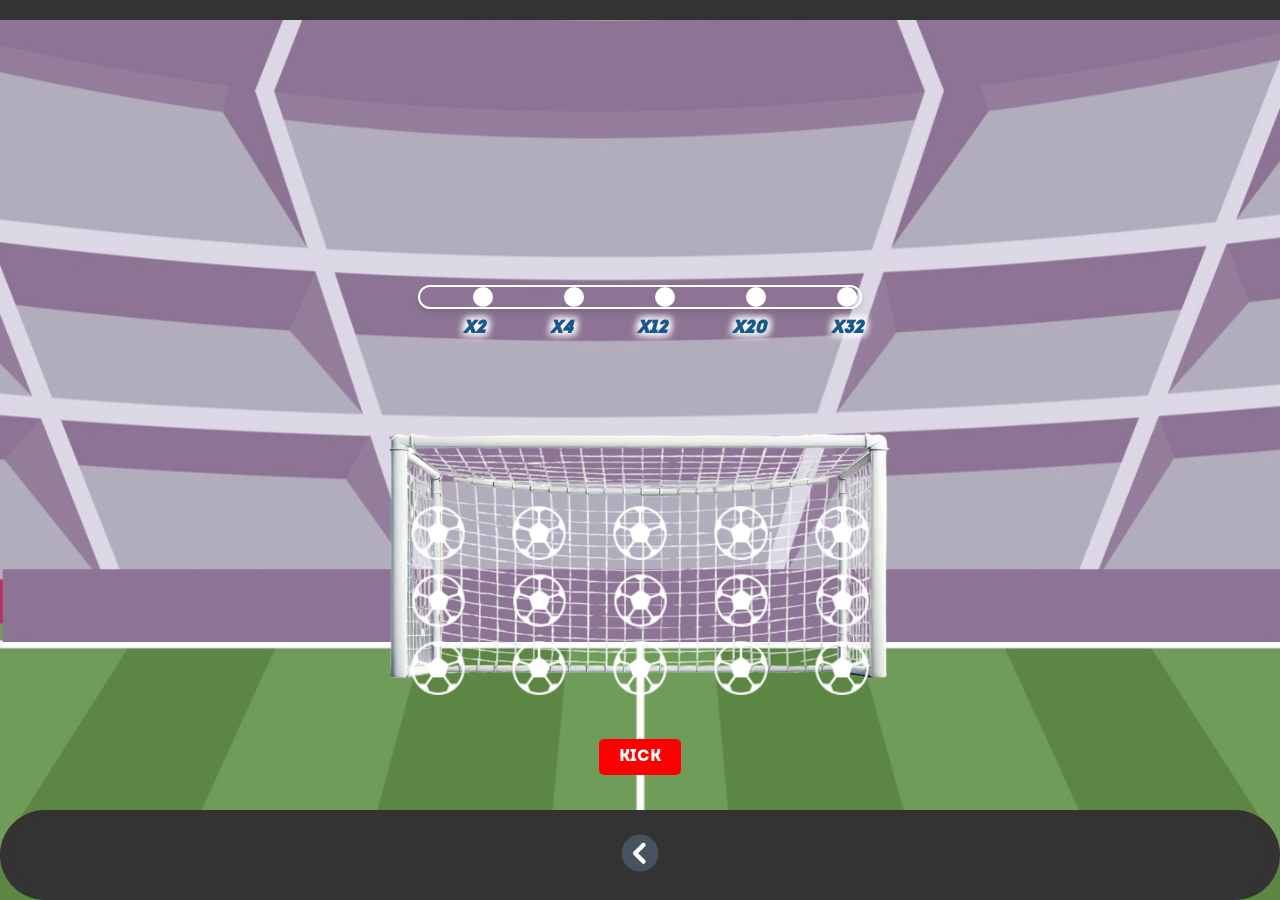
<file: penalty/index.html>
<!DOCTYPE html>
<html lang="ru" style="--tg-color-scheme: dark; --tg-theme-bg-color: #212121; --tg-theme-text-color: #ffffff; --tg-theme-hint-color: #aaaaaa; --tg-theme-link-color: #8774e1; --tg-theme-button-color: #8774e1; --tg-theme-button-text-color: #ffffff; --tg-theme-secondary-bg-color: #0f0f0f; --tg-theme-header-bg-color: #212121; --tg-theme-accent-text-color: #8774e1; --tg-theme-section-bg-color: #212121; --tg-theme-section-header-text-color: #aaaaaa; --tg-theme-subtitle-text-color: #aaaaaa; --tg-theme-destructive-text-color: #e53935; --tg-viewport-height: 100vh; --tg-viewport-stable-height: 100vh;"><head><meta http-equiv="Content-Type" content="text/html; charset=UTF-8">
    
    <meta name="viewport" content="width=device-width, initial-scale=1.0">
    <title>Контейнер с воротами и мячами</title>
    <style>
        @font-face {
            font-family: 'Intro';
            src: url('intro.otf') format('opentype');
            font-weight: normal;
            font-style: normal;
        }
        body {
            margin: 0;
            height: 100vh;
            display: flex;
            flex-direction: column;
            justify-content: flex-start;
            align-items: center;
            background: url('footfon.jfif') no-repeat center center; /* Установка фонового изображения */
            background-size: cover; /* Изображение будет растянуто на всю площадь экрана */
            padding: 0;
            box-sizing: border-box;
            position: relative;
            overflow: hidden;
        }


        .goal-container {
            width: 90%;
            max-width: 500px;
            position: relative;
            display: grid;
            justify-content: center;
            align-items: center;
            background: url('varana.png') no-repeat center center;
            background-size: contain;
            padding-top: 10%;
            grid-template-columns: repeat(5, 1fr);
            grid-template-rows: repeat(3, 1fr);
            grid-row-gap: 10px;
            column-gap: 5px;
            z-index: 1;
        }

        .circle {
            width: 100%;
            height: 0;
            padding-bottom: 60%;
            background-image: url('ball.png');
            background-size: contain;
            background-repeat: no-repeat;
            background-position: center;
            place-self: center;
            transform: translateY(-22px);
            transition: opacity 0.3s ease;
        }

        .circle.hidden {
            opacity: 0;
        }

        .pulsating {
            background-image: url('ballred.png');
            background-size: contain;
            background-repeat: no-repeat;
            background-position: center;
            animation: pulse 1s infinite;
            transform: translateY(-22px) scale(1);
        }

        .replaced {
            background-image: url('football.png');
            background-size: contain;
            background-repeat: no-repeat;
            background-position: center;
            transform: translateY(-22px) scale(0);
            animation: appear 0.5s forwards ease-in-out;
        }

        @keyframes pulse {
            0% {
                transform: translateY(-22px) scale(1);
            }
            50% {
                transform: translateY(-22px) scale(1.2);
            }
            100% {
                transform: translateY(-22px) scale(1);
            }
        }

        @keyframes appear {
            from {
                transform: translateY(-22px) scale(0);
                opacity: 0;
            }
            to {
                transform: translateY(-22px) scale(1.2);
                opacity: 1;
            }
        }

        .kick-button {
            font-family: 'Intro', sans-serif;
            margin-top: 20px;
            padding: 10px 20px;
            font-size: 16px;
            background-color: #ff0000;
            color: white;
            border: none;
            cursor: pointer;
            border-radius: 5px;
            transition: background-color 0.3s ease;
            z-index: 2;
        }

        .kick-button:hover {
            background-color: #cc0000;
        }

       .counter-container {
            width: 100%;
            max-width: 500px;
            padding: 10px 0;
            display: flex;
            flex-direction: column;
            align-items: center;
            z-index: 2;
        }


        .counter {
            width: 80%;
            max-width: 500px;
            height: 20px;
            background: transparent;
            border-radius: 20px;
            box-shadow: 0 4px 6px rgba(0, 0, 0, 0.1);
            display: flex;
            justify-content: space-between;
            align-items: center;
            padding: 0 20px;
            position: relative;
            margin-top: 55%;
            border: 2px solid white;
            overflow: hidden; /* Для обрезки заполнения */
            position: relative;
        }

        .fill {
            background-color: #6f9c59;
            border-radius: 25px;
            height: 100%;
            width: 0%; /* Изначально ширина 0% */
            position: absolute; /* Чтобы заполнение находилось под точками */
            top: 0;
            left: 0;
            z-index: 0; /* Точки будут выше */
            transition: width 0.5s ease; /* Плавный переход для изменения ширины */
        }

        .dot {
            position: relative;
            z-index: 1; /* Точки поверх заполнения */
            width: 20px;
            height: 20px;
            background-color: white;
            border-radius: 50%;
            transition: background-color 0.3s ease;
            margin-left: 33px;
        }

        .dot:first-child {
            margin-left: 50; /* Убираем отступ у первой точки */
        }

        .dot:last-child {
            margin-left: 50; /* Размещаем последнюю точку в самом конце */
            margin-right: -17px;
        }
        .dot.active {
            background-color: white;
        }

       .labels {
            display: flex;
            justify-content: space-between;
            width: 80%;
            max-width: 500px;
            margin-top: 10px;
            padding-left: 45px; /* Добавьте отступ слева */
            margin-bottom: 10%;
        }

        .labels span {
            font-family: 'Intro', sans-serif; /* Подключение шрифта Intro */
            font-size: 18px;
            color: #16588a;
            font-style: italic; /* Делаем текст курсивным */
            font-weight: bold; /* Делаем текст жирным */
            text-shadow: 3px 3px 6px white, -3px -3px 6px white, 3px -3px 6px white, -3px 3px 6px white; /* Увеличенная жирная белая обводка */
        }
           }
        .buttons-container {
            display: flex;
            flex-direction: column; /* Располагаем кнопки вертикально */
            align-items: center; /* Центрируем кнопки по горизонтали */
            gap: 20px; /* Добавляем отступы между кнопками */
            margin-top: 20px;
        }
        header {
            position: fixed;
            top: 0;
            z-index: 10;
            width: 100%;
            padding: 10px 20px;
            background-color: #333;
            color: #fff;
            display: flex;
            align-items: center;
            font-family: 'Intro', Arial, sans-serif;
            box-sizing: border-box;
            font-size: 24px;
        }
        header img {
            height: 30px;
            width: 30px;
            margin-right: 10px;
            border-radius: 50%;
        }
       .tab {
            position: fixed;
            bottom: 0;
            z-index: 10;
            width: 100%;
            display: flex;
            justify-content: center;
            background-color: #333;
            padding: 10px 0;
            border-radius: 50px;
            height: 70px; /* Фиксированная высота для десктопа */
        }

        .tab button {
            background-color: inherit;
            flex: 1 0 auto;
            margin: 0 10px;
            border: none;
            outline: none;
            cursor: pointer;
            padding: 14px 20px;
            transition: 0.3s;
            color: #fff;
            text-align: center;
            border-radius: 50px;
            font-size: 16px;
            font-family: 'Intro', Arial, sans-serif;
        }

        .tab button img {
            max-width: 38px;
            height: 38px;
        }

        .tab button:hover {
            background-color: #555;
            transform: translateY(-2px);
        }

        .tab button.active {
            background-color: #666;
            box-shadow: 0 2px 10px rgba(0, 0, 0, 0.5);
        }

        /* Медиазапросы для адаптации на мобильных устройствах */
        @media (max-width: 768px) {
            .tab {
                height: 70px; /* Фиксированная высота для планшетов */
            }

            .tab button {
                margin: 0 5px;
                padding: 10px 15px;
                font-size: 14px;
            }

            .tab button img {
                max-width: 32px;
                height: 32px;
            }
        }

        @media (max-width: 480px) {
            .tab {
                height: 70px; /* Фиксированная высота для мобильных устройств */
            }


            .tab button {
                margin: 0 3px;
                padding: 8px 12px;
                font-size: 12px;
            }

            .tab button img {
                max-width: 28px;
                height: 28px;
            }
        }

         @media (max-height: 632px) {
        .counter-container {
            width: 100%;
            margin-top: -22%;
        }

        .counter {
            height: 10px;
        }

        .dot {
            width: 8px;
            height: 8px;
        }

        .goal-container {
            grid-row-gap: 3px;
            column-gap: 2px;
        }
    }
        /* Убираем синий эффект выделения при нажатии на мобильных устройствах */
        button, select, input, textarea, a {
            -webkit-tap-highlight-color: transparent;
            -webkit-focus-ring-color: transparent;
            outline: none;
        }

        * {
            -webkit-tap-highlight-color: transparent; /* Убирает подсветку при нажатии на любом элементе */
            -webkit-touch-callout: none; /* Отключает вызов меню на долгий тап */
        }


    </style>
<style type="text/css">.vue-slider-dot{position:absolute;-webkit-transition:all 0s;transition:all 0s;z-index:5}.vue-slider-dot:focus{outline:none}.vue-slider-dot-tooltip{position:absolute;visibility:hidden}.vue-slider-dot-hover:hover .vue-slider-dot-tooltip,.vue-slider-dot-tooltip-show{visibility:visible}.vue-slider-dot-tooltip-top{top:-10px;left:50%;-webkit-transform:translate(-50%,-100%);transform:translate(-50%,-100%)}.vue-slider-dot-tooltip-bottom{bottom:-10px;left:50%;-webkit-transform:translate(-50%,100%);transform:translate(-50%,100%)}.vue-slider-dot-tooltip-left{left:-10px;top:50%;-webkit-transform:translate(-100%,-50%);transform:translate(-100%,-50%)}.vue-slider-dot-tooltip-right{right:-10px;top:50%;-webkit-transform:translate(100%,-50%);transform:translate(100%,-50%)}</style><style type="text/css">.vue-slider-marks{position:relative;width:100%;height:100%}.vue-slider-mark{position:absolute;z-index:1}.vue-slider-ltr .vue-slider-mark,.vue-slider-rtl .vue-slider-mark{width:0;height:100%;top:50%}.vue-slider-ltr .vue-slider-mark-step,.vue-slider-rtl .vue-slider-mark-step{top:0}.vue-slider-ltr .vue-slider-mark-label,.vue-slider-rtl .vue-slider-mark-label{top:100%;margin-top:10px}.vue-slider-ltr .vue-slider-mark{-webkit-transform:translate(-50%,-50%);transform:translate(-50%,-50%)}.vue-slider-ltr .vue-slider-mark-step{left:0}.vue-slider-ltr .vue-slider-mark-label{left:50%;-webkit-transform:translateX(-50%);transform:translateX(-50%)}.vue-slider-rtl .vue-slider-mark{-webkit-transform:translate(50%,-50%);transform:translate(50%,-50%)}.vue-slider-rtl .vue-slider-mark-step{right:0}.vue-slider-rtl .vue-slider-mark-label{right:50%;-webkit-transform:translateX(50%);transform:translateX(50%)}.vue-slider-btt .vue-slider-mark,.vue-slider-ttb .vue-slider-mark{width:100%;height:0;left:50%}.vue-slider-btt .vue-slider-mark-step,.vue-slider-ttb .vue-slider-mark-step{left:0}.vue-slider-btt .vue-slider-mark-label,.vue-slider-ttb .vue-slider-mark-label{left:100%;margin-left:10px}.vue-slider-btt .vue-slider-mark{-webkit-transform:translate(-50%,50%);transform:translate(-50%,50%)}.vue-slider-btt .vue-slider-mark-step{top:0}.vue-slider-btt .vue-slider-mark-label{top:50%;-webkit-transform:translateY(-50%);transform:translateY(-50%)}.vue-slider-ttb .vue-slider-mark{-webkit-transform:translate(-50%,-50%);transform:translate(-50%,-50%)}.vue-slider-ttb .vue-slider-mark-step{bottom:0}.vue-slider-ttb .vue-slider-mark-label{bottom:50%;-webkit-transform:translateY(50%);transform:translateY(50%)}.vue-slider-mark-label,.vue-slider-mark-step{position:absolute}</style><style type="text/css">.vue-slider{position:relative;-webkit-box-sizing:content-box;box-sizing:content-box;-webkit-user-select:none;-moz-user-select:none;-ms-user-select:none;user-select:none;display:block;-webkit-tap-highlight-color:rgba(0,0,0,0)}.vue-slider-rail{position:relative;width:100%;height:100%;-webkit-transition-property:width,height,left,right,top,bottom;transition-property:width,height,left,right,top,bottom}.vue-slider-process{position:absolute;z-index:1}</style></head>
<body>
    <header>

    </header>
    <div class="counter-container">
        <div class="counter">
            <div class="fill"></div> <!-- Новый элемент для заполнения -->
            <div class="dot"></div>
            <div class="dot"></div>
            <div class="dot"></div>
            <div class="dot"></div>
            <div class="dot"></div>
        </div>
        <div class="labels">
            <span>x2</span>
            <span>x4</span>
            <span>x12</span>
            <span>x20</span>
            <span>x32</span>
        </div>
    </div>
    <div class="goal-container">
        <!-- Вставляем мячи -->
        <div class="circle"></div><div class="circle"></div><div class="circle"></div>
        <div class="circle"></div><div class="circle"></div><div class="circle"></div>
        <div class="circle"></div><div class="circle"></div><div class="circle"></div>
        <div class="circle"></div><div class="circle"></div><div class="circle"></div>
        <div class="circle"></div><div class="circle"></div><div class="circle"></div>
    </div>

    <button class="kick-button">KICK</button>

    <!-- Анимация движущихся мячей -->
    <div class="moving-ball"></div>
    <div class="moving-ball" style="animation-delay: 3s;"></div>
    <div class="moving-ball" style="animation-delay: 6s;"></div>
     <div class="tab">
        <button class="tablinks games-icon" data-tab="Games" onclick="window.location.href=&#39;../&#39;;">
            <img src="back.png" alt="Игры">
        </button>
    </div>
    <script src="https://telegram.org/js/telegram-web-app.js"></script>
    <script>
          function triggerHapticFeedback() {
            if (window.Telegram && window.Telegram.WebApp.HapticFeedback) {
                window.Telegram.WebApp.HapticFeedback.impactOccurred('medium');
            }
        }
        let pulseCount = 0;

document.querySelector('.kick-button').addEventListener('click', function() {
    triggerHapticFeedback();
    const circles = document.querySelectorAll('.circle');
    const availableCircles = Array.from(circles).filter(circle => !circle.classList.contains('hidden') && !circle.classList.contains('replaced'));
    const dots = document.querySelectorAll('.dot');
    const fill = document.querySelector('.fill'); // Получаем элемент заполнения

    if (pulseCount < 5 && availableCircles.length > 0) {
        const randomIndex = Math.floor(Math.random() * availableCircles.length);
        const chosenCircle = availableCircles[randomIndex];

        chosenCircle.classList.add('hidden');
        setTimeout(() => {
            chosenCircle.classList.remove('hidden');
            chosenCircle.classList.add('pulsating');

            setTimeout(() => {
                chosenCircle.classList.remove('pulsating');
                chosenCircle.classList.add('replaced');
                dots[pulseCount].classList.add('active');

                // Увеличиваем ширину заполнения
                fill.style.width = `${(pulseCount + 1) * 20}%`; // Заполняем на 20% за каждый шаг
                pulseCount++;
            }, 2500); // 2.5 секунды пульсации перед заменой на football.png
        }, 300); // Ждем, пока мяч исчезнет, перед заменой его на пульсирующий
    } else if (pulseCount >= 5) {
        // Сбрасываем мячи, счетчик и заполнение
        circles.forEach(circle => {
            circle.classList.remove('hidden', 'pulsating', 'replaced');
        });
        dots.forEach(dot => dot.classList.remove('active'));
        fill.style.width = '0%'; // Сбрасываем заполнение
        pulseCount = 0;
    }
});
    </script>

</body>
    <style>


    </style>
</file>
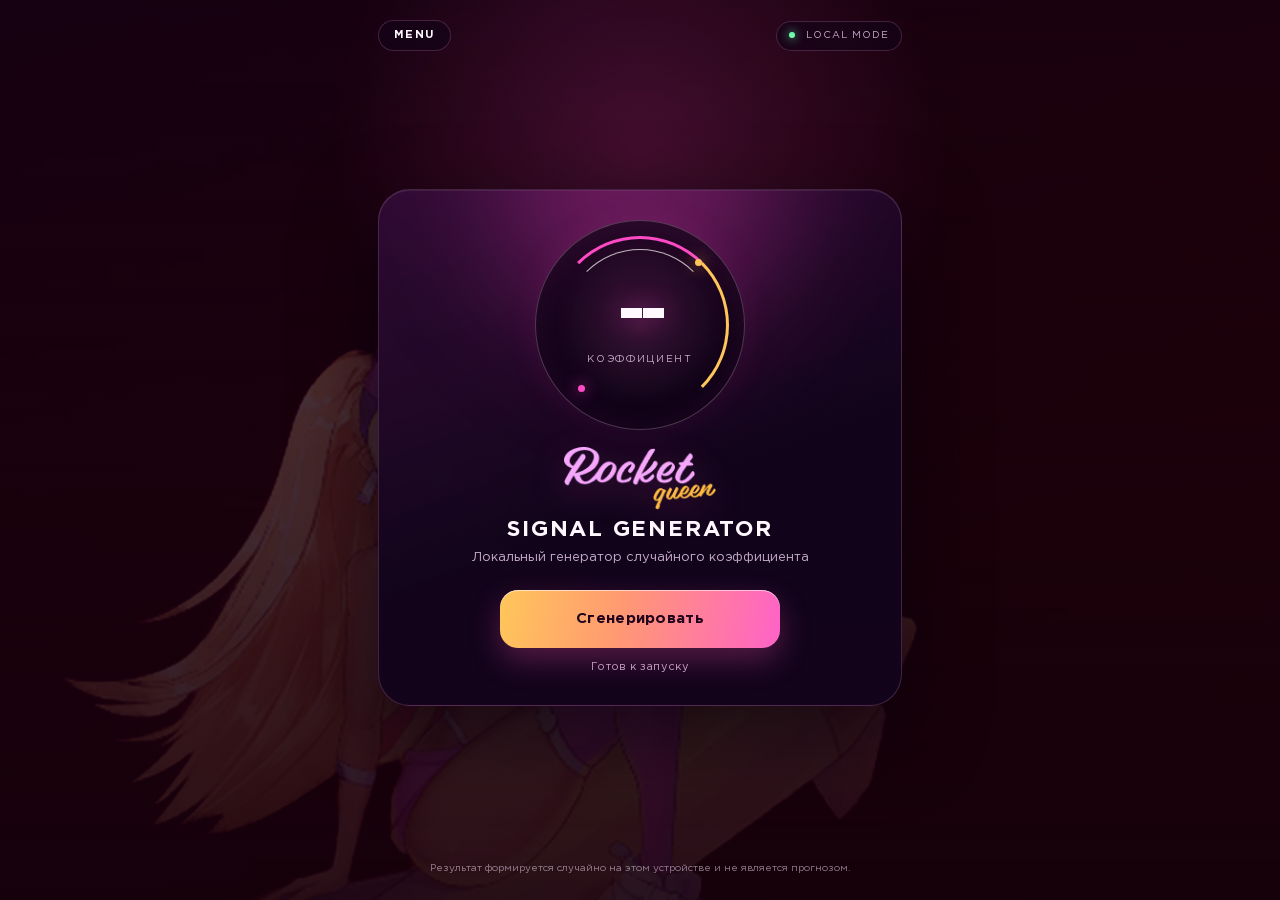
<file: queen/index.html>
<!doctype html>
<html lang="ru">
<head>
  <meta charset="utf-8">
  <meta name="viewport" content="width=device-width, initial-scale=1">
  <meta name="theme-color" content="#16061f">
  <meta name="color-scheme" content="dark">
  <link rel="stylesheet" href="index.css">
  <script defer src="script.js"></script>
  <title>Rocket Queen</title>
</head>
<body>
  <main class="app-shell">
    <header class="topbar">
      <a class="back-link" href="../" aria-label="Вернуться в меню">Menu</a>
      <span class="local-badge"><i></i> Local mode</span>
    </header>

    <section class="signal-card" aria-labelledby="app-title">
      <div class="signal-card__glow"></div>
      <div class="signal-stage" id="signal-stage">
        <span class="orbit orbit--outer"></span>
        <span class="orbit orbit--inner"></span>
        <span class="spark spark--one"></span>
        <span class="spark spark--two"></span>
        <div class="signal-value" id="signal-value" aria-live="polite">--</div>
        <div class="signal-label">коэффициент</div>
      </div>

      <img class="brand-logo" src="images/Lucky.webp" alt="Rocket Queen">
      <h1 id="app-title">Signal generator</h1>
      <p class="description">Локальный генератор случайного коэффициента</p>

      <button class="generate-button" id="generate-button" type="button">
        <span class="generate-button__label">Сгенерировать</span>
        <span class="generate-button__flare"></span>
      </button>

      <div class="status" id="status" aria-live="polite">Готов к запуску</div>
      <div class="history" id="history" aria-label="Последние результаты"></div>
    </section>

    <p class="disclaimer">Результат формируется случайно на этом устройстве и не является прогнозом.</p>
  </main>
</body>
</html>
</file>
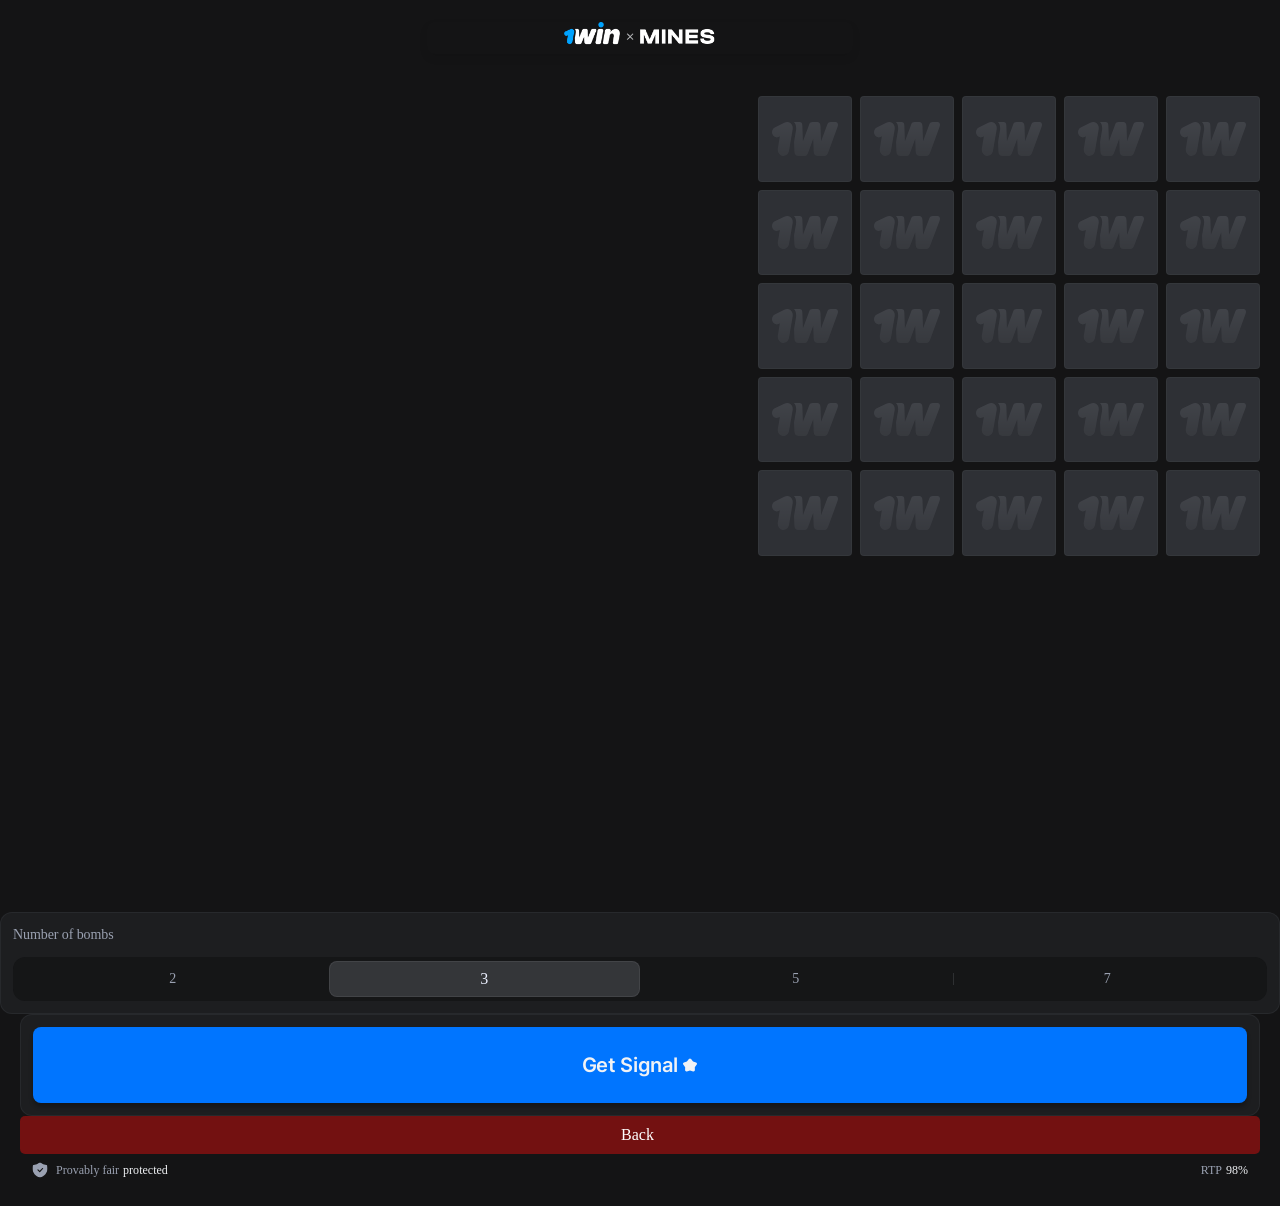
<file: minesnew/Mines.html>
<!DOCTYPE html>
<!-- saved from url=(0031)https://100hp.app/mines/onewin/ -->
<html lang="en">

<head>
  <meta http-equiv="Content-Type" content="text/html; charset=UTF-8">
  <meta content="width=device-width,initial-scale=1,maximum-scale=1,user-scalable=no" name="viewport">
  <title>Mines</title>
  <link rel="stylesheet" href="./Mines_files/onewinTheme.F-k6a.css">
  <style type="text/css">
    .vue-slider-dot {
      position: absolute;
      -webkit-transition: all 0s;
      transition: all 0s;
      z-index: 5
    }
    
    .vue-slider-dot:focus {
      outline: none
    }
    
    .vue-slider-dot-tooltip {
      position: absolute;
      visibility: hidden
    }
    
    .vue-slider-dot-hover:hover .vue-slider-dot-tooltip,
    .vue-slider-dot-tooltip-show {
      visibility: visible
    }
    
    .vue-slider-dot-tooltip-top {
      top: -10px;
      left: 50%;
      -webkit-transform: translate(-50%, -100%);
      transform: translate(-50%, -100%)
    }
    
    .vue-slider-dot-tooltip-bottom {
      bottom: -10px;
      left: 50%;
      -webkit-transform: translate(-50%, 100%);
      transform: translate(-50%, 100%)
    }
    
    .vue-slider-dot-tooltip-left {
      left: -10px;
      top: 50%;
      -webkit-transform: translate(-100%, -50%);
      transform: translate(-100%, -50%)
    }
    
    .vue-slider-dot-tooltip-right {
      right: -10px;
      top: 50%;
      -webkit-transform: translate(100%, -50%);
      transform: translate(100%, -50%)
    }
  </style>
  <style type="text/css">
    .vue-slider-marks {
      position: relative;
      width: 100%;
      height: 100%
    }
    
    .vue-slider-mark {
      position: absolute;
      z-index: 1
    }
    
    .vue-slider-ltr .vue-slider-mark,
    .vue-slider-rtl .vue-slider-mark {
      width: 0;
      height: 100%;
      top: 50%
    }
    
    .vue-slider-ltr .vue-slider-mark-step,
    .vue-slider-rtl .vue-slider-mark-step {
      top: 0
    }
    
    .vue-slider-ltr .vue-slider-mark-label,
    .vue-slider-rtl .vue-slider-mark-label {
      top: 100%;
      margin-top: 10px
    }
    
    .vue-slider-ltr .vue-slider-mark {
      -webkit-transform: translate(-50%, -50%);
      transform: translate(-50%, -50%)
    }
    
    .vue-slider-ltr .vue-slider-mark-step {
      left: 0
    }
    
    .vue-slider-ltr .vue-slider-mark-label {
      left: 50%;
      -webkit-transform: translateX(-50%);
      transform: translateX(-50%)
    }
    
    .vue-slider-rtl .vue-slider-mark {
      -webkit-transform: translate(50%, -50%);
      transform: translate(50%, -50%)
    }
    
    .vue-slider-rtl .vue-slider-mark-step {
      right: 0
    }
    
    .vue-slider-rtl .vue-slider-mark-label {
      right: 50%;
      -webkit-transform: translateX(50%);
      transform: translateX(50%)
    }
    
    .vue-slider-btt .vue-slider-mark,
    .vue-slider-ttb .vue-slider-mark {
      width: 100%;
      height: 0;
      left: 50%
    }
    
    .vue-slider-btt .vue-slider-mark-step,
    .vue-slider-ttb .vue-slider-mark-step {
      left: 0
    }
    
    .vue-slider-btt .vue-slider-mark-label,
    .vue-slider-ttb .vue-slider-mark-label {
      left: 100%;
      margin-left: 10px
    }
    
    .vue-slider-btt .vue-slider-mark {
      -webkit-transform: translate(-50%, 50%);
      transform: translate(-50%, 50%)
    }
    
    .vue-slider-btt .vue-slider-mark-step {
      top: 0
    }
    
    .vue-slider-btt .vue-slider-mark-label {
      top: 50%;
      -webkit-transform: translateY(-50%);
      transform: translateY(-50%)
    }
    
    .vue-slider-ttb .vue-slider-mark {
      -webkit-transform: translate(-50%, -50%);
      transform: translate(-50%, -50%)
    }
    
    .vue-slider-ttb .vue-slider-mark-step {
      bottom: 0
    }
    
    .vue-slider-ttb .vue-slider-mark-label {
      bottom: 50%;
      -webkit-transform: translateY(50%);
      transform: translateY(50%)
    }
    
    .vue-slider-mark-label,
    .vue-slider-mark-step {
      position: absolute
    }
  </style>
  <style type="text/css">
    .vue-slider {
      position: relative;
      -webkit-box-sizing: content-box;
      box-sizing: content-box;
      -webkit-user-select: none;
      -moz-user-select: none;
      -ms-user-select: none;
      user-select: none;
      display: block;
      -webkit-tap-highlight-color: rgba(0, 0, 0, 0)
    }
    
    .vue-slider-rail {
      position: relative;
      width: 100%;
      height: 100%;
      -webkit-transition-property: width, height, left, right, top, bottom;
      transition-property: width, height, left, right, top, bottom
    }
    
    .vue-slider-process {
      position: absolute;
      z-index: 1
    }
  </style>
  <style>
    @font-face {
      font-family: Inter;
      src: url(https://100hp.app/mines/bd097ceff83f90802a12.woff2) format("woff2");
      font-weight: 400;
      font-style: normal
    }
    
    @font-face {
  font-family: Inter;
  src: url('Mines_files/ab564c2dbbe039da8cb5.woff2') format("woff2");
  font-weight: 600;
  font-style: normal;
}

    
    @font-face {
      font-family: Inter;
      src: url(https://100hp.app/mines/c08e610806161507e8e3.woff2) format("woff2");
      font-weight: 700;
      font-style: normal
    }
  </style>
  <style>
    .iconBox-tRPGOoNgBc {
      display: flex;
      align-items: center;
      justify-content: center;
      background: rgba(0, 0, 0, 0);
      width: var(--icon-box-size, 24px);
      height: var(--icon-box-size, 24px);
      padding: var(--icon-box-padding, 0px);
      color: var(--icon-box-color, "#fff")
    }
    
    .iconBox-tRPGOoNgBc img,
    .iconBox-tRPGOoNgBc svg {
      width: 100%;
      height: 100%;
      color: var(--icon-box-color, "#fff")
    }
    
    .xs-h4lJFN5EXK {
      width: 12px;
      height: 12px
    }
    
    .sm-ZuvHTjYg91 {
      width: 16px;
      height: 16px
    }
    
    .md-e0BVWiKWXa {
      width: 24px;
      height: 24px
    }
    
    .lg-qlmvp5pjhh {
      width: 32px;
      height: 32px
    }
  </style>
  <style>
    .header-KBoAbRlstu {
      display: grid;
      justify-content: space-between;
      align-items: center;
      grid-template-columns: repeat(3, 1fr);
      grid-template-rows: 1fr;
      background-color: var(--background-page);
      height: 100%;
      grid-template-areas: "balance logo settings"
    }
    
    @media screen and (max-width: 744px) {
      .header-KBoAbRlstu {
        grid-template-areas: "logo logo" "balance settings";
        grid-template-columns: repeat(2, 1fr)
      }
    }
    
    .balanceBlock-Oq464EQrws {
      grid-area: balance;
      justify-self: flex-start;
      display: flex;
      justify-content: center;
      align-items: center;
      height: 36px;
      margin-left: 20px
    }
    
    .balanceBlock-Oq464EQrws>:first-child {
      margin-inline-end: 12px;
      max-width: 20px
    }
    
    @media screen and (max-width: 744px) {
      .balanceBlock-Oq464EQrws {
        margin-left: 12px
      }
    }
    
    .logoBlock-M68bmcg1F7 {
      grid-area: logo;
      display: flex;
      height: 32px;
      justify-content: center;
      align-items: center;
      border-radius: 8px;
      box-shadow: 0px 4px 8px 0px rgba(0, 0, 0, .08)
    }
    
    @media screen and (max-width: 744px) {
      .logoBlock-M68bmcg1F7 {
        background: var(--background-container-primary);
        margin: 4px 4px
      }
    }
    
    .settingsBlock-efoPSSGFS4 {
      position: relative;
      height: 36px;
      grid-area: settings;
      justify-self: flex-end;
      display: flex;
      justify-content: flex-end;
      align-items: center;
      margin-right: 20px
    }
    
    @media screen and (max-width: 744px) {
      .settingsBlock-efoPSSGFS4 {
        margin-right: 12px
      }
    }
    
    .balanceMain-BcnPGOmQ8p {
      color: var(--fg-content-primary)
    }
    
    .balanceSecondary-oyupSXFwO5 {
      color: var(--fg-content-secondary)
    }
    
    .balanceCurrency-XD5oMow9dM {
      color: var(--fg-content-secondary)
    }
    
    .gameLogo-vrflNnG3m9 {
      display: flex;
      justify-content: center;
      align-items: center
    }
    
    .logos-hpMA0YsrYn {
      display: flex;
      justify-content: center;
      align-items: center;
      height: 100%
    }
    
    .logos-hpMA0YsrYn img {
      height: 23px
    }
    
    @media screen and (max-width: 744px) {
      .logos-hpMA0YsrYn img {
        height: 18px
      }
    }
    
    .logos-hpMA0YsrYn [data-brand=onewin] {
      margin-bottom: 10px
    }
    
    .logos-hpMA0YsrYn [data-brand=onewin] img {
      height: 31px
    }
    
    @media screen and (max-width: 744px) {
      .logos-hpMA0YsrYn [data-brand=onewin] {
        margin-bottom: 5px
      }
      .logos-hpMA0YsrYn [data-brand=onewin] img {
        height: 20px
      }
    }
  </style>
  <style>
    body {
      margin: 0;
      padding: 0;
      box-sizing: border-box;
      font-family: "Inter";
      background-color: var(--background-page);
      color: var(--fg-content-primary);
      overflow: hidden
    }
    
    body::-webkit-scrollbar {
      display: none
    }
    
    @media screen and (max-width: 1054px) {
      body {
        overflow: visible
      }
    }
    
    h1,
    h2,
    h3,
    h4,
    h5,
    p,
    figure,
    blockquote,
    dl,
    dd {
      margin: 0
    }
    
    div,
    tr,
    td,
    th,
    thead {
      box-sizing: border-box
    }
    
    button,
    input,
    select,
    textarea {
      color: inherit;
      font-family: inherit;
      font-size: inherit;
      line-height: inherit;
      -webkit-tap-highlight-color: rgba(0, 0, 0, 0)
    }
    
    table {
      border-spacing: 0
    }
    
    button {
      outline: none;
      border: none;
      background: none;
      font-size: 100%;
      margin: 0;
      line-height: normal;
      padding: 0;
      cursor: pointer
    }
  </style>
  <style>
    :root {
      --dir: initial;
      --w: initial;
      --h: initial;
      --gap: initial;
      --justify: initial;
      --align: initial;
      --wrap: initial
    }
    
    .flex-fLVQl9C73R {
      display: flex;
      flex-direction: var(--dir);
      width: var(--w);
      height: var(--h);
      gap: var(--gap);
      justify-content: var(--justify);
      align-items: var(--align);
      flex-wrap: var(--wrap)
    }
    
    .flex-fLVQl9C73R[data-full-width=true] {
      width: 100%
    }
    
    .flex-fLVQl9C73R[data-full-height=true] {
      height: 100%
    }
    
    .item-dHbMTk72cS {
      flex-grow: 1
    }
  </style>
  <style>
    .overlay-ZG5D7WjvXJ {
      display: flex;
      flex-direction: column;
      justify-content: center;
      align-items: flex-start;
      gap: 4px;
      padding: 8px 12px;
      max-width: 280px
    }
  </style>
  <style>
    .rc-tooltip.rc-tooltip-zoom-appear,
    .rc-tooltip.rc-tooltip-zoom-enter {
      opacity: 0;
    }
    
    .rc-tooltip.rc-tooltip-zoom-enter,
    .rc-tooltip.rc-tooltip-zoom-leave {
      display: block;
    }
    
    .rc-tooltip-zoom-enter,
    .rc-tooltip-zoom-appear {
      opacity: 0;
      animation-duration: 0.3s;
      animation-fill-mode: both;
      animation-timing-function: cubic-bezier(0.18, 0.89, 0.32, 1.28);
      animation-play-state: paused;
    }
    
    .rc-tooltip-zoom-leave {
      animation-duration: 0.3s;
      animation-fill-mode: both;
      animation-timing-function: cubic-bezier(0.6, -0.3, 0.74, 0.05);
      animation-play-state: paused;
    }
    
    .rc-tooltip-zoom-enter.rc-tooltip-zoom-enter-active,
    .rc-tooltip-zoom-appear.rc-tooltip-zoom-appear-active {
      animation-name: rcToolTipZoomIn;
      animation-play-state: running;
    }
    
    .rc-tooltip-zoom-leave.rc-tooltip-zoom-leave-active {
      animation-name: rcToolTipZoomOut;
      animation-play-state: running;
    }
    
    @keyframes rcToolTipZoomIn {
      0% {
        opacity: 0;
        transform-origin: 50% 50%;
        transform: scale(0, 0);
      }
      100% {
        opacity: 1;
        transform-origin: 50% 50%;
        transform: scale(1, 1);
      }
    }
    
    @keyframes rcToolTipZoomOut {
      0% {
        opacity: 1;
        transform-origin: 50% 50%;
        transform: scale(1, 1);
      }
      100% {
        opacity: 0;
        transform-origin: 50% 50%;
        transform: scale(0, 0);
      }
    }
    
    .rc-tooltip {
      position: absolute;
      z-index: 1070;
      display: block;
      visibility: visible;
      line-height: 1.5;
      font-size: 12px;
      background-color: rgba(0, 0, 0, 0.05);
      padding: 1px;
      opacity: 0.9;
    }
    
    .rc-tooltip-hidden {
      display: none;
    }
    
    .rc-tooltip-inner {
      padding: 8px 10px;
      color: #333333;
      text-align: left;
      text-decoration: none;
      background-color: #ffffff;
      border-radius: 3px;
      min-height: 34px;
      border: 1px solid #b1b1b1;
    }
    
    .rc-tooltip-arrow,
    .rc-tooltip-arrow-inner {
      position: absolute;
      width: 0;
      height: 0;
      border-color: transparent;
      border-style: solid;
    }
    
    .rc-tooltip-placement-top .rc-tooltip-arrow,
    .rc-tooltip-placement-topLeft .rc-tooltip-arrow,
    .rc-tooltip-placement-topRight .rc-tooltip-arrow {
      transform: translate(-50%, 5px);
      margin-left: -6px;
      border-width: 6px 6px 0;
      border-top-color: #b1b1b1;
    }
    
    .rc-tooltip-placement-top .rc-tooltip-arrow-inner,
    .rc-tooltip-placement-topLeft .rc-tooltip-arrow-inner,
    .rc-tooltip-placement-topRight .rc-tooltip-arrow-inner {
      bottom: 1px;
      margin-left: -6px;
      border-width: 6px 6px 0;
      border-top-color: #ffffff;
    }
    
    .rc-tooltip-placement-top .rc-tooltip-arrow {
      left: 50%;
    }
    
    .rc-tooltip-placement-topLeft .rc-tooltip-arrow {
      left: 15%;
    }
    
    .rc-tooltip-placement-topRight .rc-tooltip-arrow {
      right: 15%;
    }
    
    .rc-tooltip-placement-right .rc-tooltip-arrow,
    .rc-tooltip-placement-rightTop .rc-tooltip-arrow,
    .rc-tooltip-placement-rightBottom .rc-tooltip-arrow {
      left: -5px;
      margin-top: -6px;
      border-width: 6px 6px 6px 0;
      border-right-color: #b1b1b1;
      transform: translateX(calc(-100% + 1px));
    }
    
    .rc-tooltip-placement-right .rc-tooltip-arrow-inner,
    .rc-tooltip-placement-rightTop .rc-tooltip-arrow-inner,
    .rc-tooltip-placement-rightBottom .rc-tooltip-arrow-inner {
      left: 1px;
      margin-top: -6px;
      border-width: 6px 6px 6px 0;
      border-right-color: #ffffff;
    }
    
    .rc-tooltip-placement-right .rc-tooltip-arrow {
      top: 50%;
    }
    
    .rc-tooltip-placement-rightTop .rc-tooltip-arrow {
      top: 15%;
      margin-top: 0;
    }
    
    .rc-tooltip-placement-rightBottom .rc-tooltip-arrow {
      bottom: 15%;
    }
    
    .rc-tooltip-placement-left .rc-tooltip-arrow,
    .rc-tooltip-placement-leftTop .rc-tooltip-arrow,
    .rc-tooltip-placement-leftBottom .rc-tooltip-arrow {
      right: -5px;
      margin-top: -6px;
      border-width: 6px 0 6px 6px;
      border-left-color: #b1b1b1;
      transform: translateX(calc(100% - 1px));
    }
    
    .rc-tooltip-placement-left .rc-tooltip-arrow-inner,
    .rc-tooltip-placement-leftTop .rc-tooltip-arrow-inner,
    .rc-tooltip-placement-leftBottom .rc-tooltip-arrow-inner {
      right: 1px;
      margin-top: -6px;
      border-width: 6px 0 6px 6px;
      border-left-color: #ffffff;
    }
    
    .rc-tooltip-placement-left .rc-tooltip-arrow {
      top: 50%;
    }
    
    .rc-tooltip-placement-leftTop .rc-tooltip-arrow {
      top: 15%;
      margin-top: 0;
    }
    
    .rc-tooltip-placement-leftBottom .rc-tooltip-arrow {
      bottom: 15%;
    }
    
    .rc-tooltip-placement-bottom .rc-tooltip-arrow,
    .rc-tooltip-placement-bottomLeft .rc-tooltip-arrow,
    .rc-tooltip-placement-bottomRight .rc-tooltip-arrow {
      transform: translate(-50%, -5px);
      margin-left: -6px;
      border-width: 0 6px 6px;
      border-bottom-color: #b1b1b1;
    }
    
    .rc-tooltip-placement-bottom .rc-tooltip-arrow-inner,
    .rc-tooltip-placement-bottomLeft .rc-tooltip-arrow-inner,
    .rc-tooltip-placement-bottomRight .rc-tooltip-arrow-inner {
      top: 1px;
      margin-left: -6px;
      border-width: 0 6px 6px;
      border-bottom-color: #ffffff;
    }
    
    .rc-tooltip-placement-bottom .rc-tooltip-arrow {
      left: 50%;
    }
    
    .rc-tooltip-placement-bottomLeft .rc-tooltip-arrow {
      left: 15%;
    }
    
    .rc-tooltip-placement-bottomRight .rc-tooltip-arrow {
      right: 15%;
    }
  </style>
  <style>
    .rc-tooltip {
      background-color: rgba(0, 0, 0, 0);
      padding: 0;
      opacity: 1
    }
    
    .rc-tooltip-inner {
      padding: 0;
      background-color: var(--background-container-elevated-inverted);
      min-height: none;
      border: none;
      border-radius: 8px
    }
    
    .rc-tooltip-placement-top .rc-tooltip-arrow,
    .rc-tooltip-placement-topLeft .rc-tooltip-arrow,
    .rc-tooltip-placement-topRight .rc-tooltip-arrow {
      border-top-color: var(--background-container-elevated-inverted)
    }
    
    .rc-tooltip-placement-right .rc-tooltip-arrow,
    .rc-tooltip-placement-rightTop .rc-tooltip-arrow,
    .rc-tooltip-placement-rightBottom .rc-tooltip-arrow {
      border-right-color: var(--background-container-elevated-inverted)
    }
    
    .rc-tooltip-placement-left .rc-tooltip-arrow,
    .rc-tooltip-placement-leftTop .rc-tooltip-arrow,
    .rc-tooltip-placement-leftBottom .rc-tooltip-arrow {
      border-left-color: var(--background-container-elevated-inverted)
    }
    
    .rc-tooltip-placement-bottom .rc-tooltip-arrow,
    .rc-tooltip-placement-bottomLeft .rc-tooltip-arrow,
    .rc-tooltip-placement-bottomRight .rc-tooltip-arrow {
      border-bottom-color: var(--background-container-elevated-inverted)
    }
  </style>
  <style>
    .rc-tooltip-ui.rc-tooltip-ui-zoom-appear,
    .rc-tooltip-ui.rc-tooltip-ui-zoom-enter {
      opacity: 0;
    }
    
    .rc-tooltip-ui.rc-tooltip-ui-zoom-enter,
    .rc-tooltip-ui.rc-tooltip-ui-zoom-leave {
      display: block;
    }
    
    .rc-tooltip-ui-zoom-enter,
    .rc-tooltip-ui-zoom-appear {
      opacity: 0;
      animation-duration: 0.3s;
      animation-fill-mode: both;
      animation-timing-function: cubic-bezier(0.18, 0.89, 0.32, 1.28);
      animation-play-state: paused;
    }
    
    .rc-tooltip-ui-zoom-leave {
      animation-duration: 0.3s;
      animation-fill-mode: both;
      animation-timing-function: cubic-bezier(0.6, -0.3, 0.74, 0.05);
      animation-play-state: paused;
    }
    
    .rc-tooltip-ui-zoom-enter.rc-tooltip-ui-zoom-enter-active,
    .rc-tooltip-ui-zoom-appear.rc-tooltip-ui-zoom-appear-active {
      animation-name: rcToolTipZoomIn;
      animation-play-state: running;
    }
    
    .rc-tooltip-ui-zoom-leave.rc-tooltip-ui-zoom-leave-active {
      animation-name: rcToolTipZoomOut;
      animation-play-state: running;
    }
    
    @keyframes rcToolTipZoomIn {
      0% {
        opacity: 0;
        transform-origin: 50% 50%;
        transform: scale(0, 0);
      }
      100% {
        opacity: 1;
        transform-origin: 50% 50%;
        transform: scale(1, 1);
      }
    }
    
    @keyframes rcToolTipZoomOut {
      0% {
        opacity: 1;
        transform-origin: 50% 50%;
        transform: scale(1, 1);
      }
      100% {
        opacity: 0;
        transform-origin: 50% 50%;
        transform: scale(0, 0);
      }
    }
    
    .rc-tooltip-ui {
      position: absolute;
      z-index: 1070;
      display: block;
      visibility: visible;
      line-height: 1.5;
      font-size: 12px;
      background-color: rgba(0, 0, 0, 0.05);
      padding: 1px;
      opacity: 0.9;
    }
    
    .rc-tooltip-ui-hidden {
      display: none;
    }
    
    .rc-tooltip-ui-inner {
      padding: 8px 10px;
      color: #333333;
      text-align: left;
      text-decoration: none;
      background-color: #ffffff;
      border-radius: 3px;
      min-height: 34px;
      border: 1px solid #b1b1b1;
    }
    
    .rc-tooltip-ui-arrow,
    .rc-tooltip-ui-arrow-inner {
      position: absolute;
      width: 0;
      height: 0;
      border-color: transparent;
      border-style: solid;
    }
    
    .rc-tooltip-ui-placement-top .rc-tooltip-ui-arrow,
    .rc-tooltip-ui-placement-topLeft .rc-tooltip-ui-arrow,
    .rc-tooltip-ui-placement-topRight .rc-tooltip-ui-arrow {
      transform: translate(-50%, 5px);
      margin-left: -6px;
      border-width: 6px 6px 0;
      border-top-color: #b1b1b1;
    }
    
    .rc-tooltip-ui-placement-top .rc-tooltip-ui-arrow-inner,
    .rc-tooltip-ui-placement-topLeft .rc-tooltip-ui-arrow-inner,
    .rc-tooltip-ui-placement-topRight .rc-tooltip-ui-arrow-inner {
      bottom: 1px;
      margin-left: -6px;
      border-width: 6px 6px 0;
      border-top-color: #ffffff;
    }
    
    .rc-tooltip-ui-placement-top .rc-tooltip-ui-arrow {
      left: 50%;
    }
    
    .rc-tooltip-ui-placement-topLeft .rc-tooltip-ui-arrow {
      left: 15%;
    }
    
    .rc-tooltip-ui-placement-topRight .rc-tooltip-ui-arrow {
      right: 15%;
    }
    
    .rc-tooltip-ui-placement-right .rc-tooltip-ui-arrow,
    .rc-tooltip-ui-placement-rightTop .rc-tooltip-ui-arrow,
    .rc-tooltip-ui-placement-rightBottom .rc-tooltip-ui-arrow {
      left: -5px;
      margin-top: -6px;
      border-width: 6px 6px 6px 0;
      border-right-color: #b1b1b1;
      transform: translateX(calc(-100% + 1px));
    }
    
    .rc-tooltip-ui-placement-right .rc-tooltip-ui-arrow-inner,
    .rc-tooltip-ui-placement-rightTop .rc-tooltip-ui-arrow-inner,
    .rc-tooltip-ui-placement-rightBottom .rc-tooltip-ui-arrow-inner {
      left: 1px;
      margin-top: -6px;
      border-width: 6px 6px 6px 0;
      border-right-color: #ffffff;
    }
    
    .rc-tooltip-ui-placement-right .rc-tooltip-ui-arrow {
      top: 50%;
    }
    
    .rc-tooltip-ui-placement-rightTop .rc-tooltip-ui-arrow {
      top: 15%;
      margin-top: 0;
    }
    
    .rc-tooltip-ui-placement-rightBottom .rc-tooltip-ui-arrow {
      bottom: 15%;
    }
    
    .rc-tooltip-ui-placement-left .rc-tooltip-ui-arrow,
    .rc-tooltip-ui-placement-leftTop .rc-tooltip-ui-arrow,
    .rc-tooltip-ui-placement-leftBottom .rc-tooltip-ui-arrow {
      right: -5px;
      margin-top: -6px;
      border-width: 6px 0 6px 6px;
      border-left-color: #b1b1b1;
      transform: translateX(calc(100% - 1px));
    }
    
    .rc-tooltip-ui-placement-left .rc-tooltip-ui-arrow-inner,
    .rc-tooltip-ui-placement-leftTop .rc-tooltip-ui-arrow-inner,
    .rc-tooltip-ui-placement-leftBottom .rc-tooltip-ui-arrow-inner {
      right: 1px;
      margin-top: -6px;
      border-width: 6px 0 6px 6px;
      border-left-color: #ffffff;
    }
    
    .rc-tooltip-ui-placement-left .rc-tooltip-ui-arrow {
      top: 50%;
    }
    
    .rc-tooltip-ui-placement-leftTop .rc-tooltip-ui-arrow {
      top: 15%;
      margin-top: 0;
    }
    
    .rc-tooltip-ui-placement-leftBottom .rc-tooltip-ui-arrow {
      bottom: 15%;
    }
    
    .rc-tooltip-ui-placement-bottom .rc-tooltip-ui-arrow,
    .rc-tooltip-ui-placement-bottomLeft .rc-tooltip-ui-arrow,
    .rc-tooltip-ui-placement-bottomRight .rc-tooltip-ui-arrow {
      transform: translate(-50%, -5px);
      margin-left: -6px;
      border-width: 0 6px 6px;
      border-bottom-color: #b1b1b1;
    }
    
    .rc-tooltip-ui-placement-bottom .rc-tooltip-ui-arrow-inner,
    .rc-tooltip-ui-placement-bottomLeft .rc-tooltip-ui-arrow-inner,
    .rc-tooltip-ui-placement-bottomRight .rc-tooltip-ui-arrow-inner {
      top: 1px;
      margin-left: -6px;
      border-width: 0 6px 6px;
      border-bottom-color: #ffffff;
    }
    
    .rc-tooltip-ui-placement-bottom .rc-tooltip-ui-arrow {
      left: 50%;
    }
    
    .rc-tooltip-ui-placement-bottomLeft .rc-tooltip-ui-arrow {
      left: 15%;
    }
    
    .rc-tooltip-ui-placement-bottomRight .rc-tooltip-ui-arrow {
      right: 15%;
    }
  </style>
  <style>
    .rc-tooltip-ui {
      background-color: rgba(0, 0, 0, 0);
      padding: 0;
      opacity: 1
    }
    
    .rc-tooltip-ui-inner {
      padding: 0;
      background-color: var(--background-container-elevated-primary);
      min-height: unset;
      border: none;
      border-radius: var(--element-rounding-element)
    }
    
    .rc-tooltip-ui-placement-top .rc-tooltip-ui-arrow,
    .rc-tooltip-ui-placement-topLeft .rc-tooltip-ui-arrow,
    .rc-tooltip-ui-placement-topRight .rc-tooltip-ui-arrow {
      border-top-color: var(--background-container-elevated-primary)
    }
    
    .rc-tooltip-ui-placement-right .rc-tooltip-ui-arrow,
    .rc-tooltip-ui-placement-rightTop .rc-tooltip-ui-arrow,
    .rc-tooltip-ui-placement-rightBottom .rc-tooltip-ui-arrow {
      border-right-color: var(--background-container-elevated-primary)
    }
    
    .rc-tooltip-ui-placement-left .rc-tooltip-ui-arrow,
    .rc-tooltip-ui-placement-leftTop .rc-tooltip-ui-arrow,
    .rc-tooltip-ui-placement-leftBottom .rc-tooltip-ui-arrow {
      border-left-color: var(--background-container-elevated-primary)
    }
    
    .rc-tooltip-ui-placement-bottom .rc-tooltip-ui-arrow,
    .rc-tooltip-ui-placement-bottomLeft .rc-tooltip-ui-arrow,
    .rc-tooltip-ui-placement-bottomRight .rc-tooltip-ui-arrow {
      border-bottom-color: var(--background-container-elevated-primary)
    }
  </style>
  <style>
    .wrapper-LZRzqcImEW {
      display: flex;
      flex-direction: column;
      width: 382px;
      box-shadow: 0 4px 12px 0 hsla(0, 0%, 100%, .08);
      border-radius: var(--element-rounding-element)
    }
    
    .header-bWNltX7Wp2 {
      border-radius: var(--element-rounding-element) var(--element-rounding-element) 0 0
    }
    
    .body-WOO5iElJm9 {
      display: flex;
      flex-direction: column
    }
  </style>
  <style>
    .spinner-U79G6uaerN {
      width: var(--spinner-size, var(--spinner-size-m));
      aspect-ratio: 1/1;
      border: 2px solid var(--spinner-color, #fff);
      border-bottom-color: rgba(0, 0, 0, 0);
      border-radius: 50%;
      display: inline-block;
      box-sizing: border-box;
      animation: rotation-aQwmRNlWhn 1s linear infinite;
      flex-shrink: 0
    }
    
    @keyframes rotation-aQwmRNlWhn {
      0% {
        transform: rotate(0deg)
      }
      100% {
        transform: rotate(360deg)
      }
    }
    
    .sm-_yqWcd7nsu {
      width: var(--spinner-size-s, 16px)
    }
    
    .md-oRMWib3fTM {
      width: var(--spinner-size-m, 24px)
    }
    
    .lg-sUpYOKCzki {
      width: var(--spinner-size-l, 32px)
    }
  </style>
  <style>
   .betButton-pjFE2akfBo {
  display: flex;
  width: 100%;
  height: var(--button-size-bet-button);
  max-height: var(--button-size-bet-button);
  min-height: var(--button-size-bet-button);
  padding: 20px var(--button-rounding-button-s);
  flex-direction: column;
  justify-content: center;
  align-items: center;
  gap: 2px;
  flex-shrink: 0;
  cursor: pointer;
  outline: none;
  border-width: 0;
  border-radius: var(--button-rounding-button-m);
  margin: auto; /* Центрирование по горизонтали и вертикали */
}

    
    .primary-k51TdW_XSw {
      background: linear-gradient(118deg, var(--button-primary-up) 1.51%, var(--button-primary-down) 67.19%);
      position: relative;
      border: none;
      border-radius: var(--button-rounding-button-m);
      box-shadow: var(--btn-primary-shadow, 0px 4px 4px 0px rgba(0, 0, 0, 0.25))
    }
    
    .primary-k51TdW_XSw:before {
      content: "";
      position: absolute;
      inset: 0;
      border-radius: var(--button-rounding-button-m);
      border: 1px solid rgba(0, 0, 0, 0);
      background: border-box;
      mask: linear-gradient(#fff 0 0) padding-box, linear-gradient(#fff 0 0);
      mask-composite: exclude;
      z-index: 0
    }
    
    @media(hover: hover) {
      .primary-k51TdW_XSw:hover:not(: disabled) {
        background: linear-gradient(118deg, var(--button-primary-up-hover) 1.51%, var(--button-primary-down-hover) 67.19%);
        position: relative;
        border: none;
        border-radius: var(--button-rounding-button-m);
        box-shadow: 0px 4px 16px 0px var(--shadow-btn-primary-hover)
      }
      .primary-k51TdW_XSw:hover:not(:disabled):before {
        content: "";
        position: absolute;
        inset: 0;
        border-radius: var(--button-rounding-button-m);
        border: 1px solid rgba(0, 0, 0, 0);
        background: border-box;
        mask: linear-gradient(#fff 0 0) padding-box, linear-gradient(#fff 0 0);
        mask-composite: exclude;
        z-index: 0
      }
    }
    
    @media(hover: none) {
      .primary-k51TdW_XSw:active:not(: disabled) {
        background: linear-gradient(118deg, var(--button-primary-up-hover) 1.51%, var(--button-primary-down-hover) 67.19%);
        position: relative;
        border: none;
        border-radius: var(--button-rounding-button-m);
        box-shadow: 0px 4px 16px 0px var(--shadow-btn-primary-hover)
      }
      .primary-k51TdW_XSw:active:not(:disabled):before {
        content: "";
        position: absolute;
        inset: 0;
        border-radius: var(--button-rounding-button-m);
        border: 1px solid rgba(0, 0, 0, 0);
        background: border-box;
        mask: linear-gradient(#fff 0 0) padding-box, linear-gradient(#fff 0 0);
        mask-composite: exclude;
        z-index: 0
      }
    }
    
    .primary-k51TdW_XSw:active:not(.primary-k51TdW_XSw.disabled, .primary-k51TdW_XSw.loading) {
      opacity: var(--opacity-active);
      background: linear-gradient(118deg, var(--button-primary-up) 1.51%, var(--button-primary-down) 67.19%)
    }
    
    .primary-k51TdW_XSw.loading {
      background: linear-gradient(118deg, var(--button-primary-up) 1.51%, var(--button-primary-down) 67.19%)
    }
    
    .primary-k51TdW_XSw.disabled {
      opacity: var(--opacity-disabled);
      background: linear-gradient(118deg, var(--button-primary-up) 1.51%, var(--button-primary-down) 67.19%)
    }
    
    .primary-k51TdW_XSw .spinner-vxoFrddJs2 {
      --spinner-color: black
    }
    
    .primary2-jEu4clRL3J {
      background: var(--button-secondary-bet);
      position: relative;
      border: none;
      border-radius: var(--button-rounding-button-m);
      box-shadow: var(--btn-primary-shadow, 0px 4px 4px 0px rgba(0, 0, 0, 0.25))
    }
    
    .primary2-jEu4clRL3J:before {
      content: "";
      position: absolute;
      inset: 0;
      border-radius: var(--button-rounding-button-m);
      border: 1px solid rgba(0, 0, 0, 0);
      background: border-box;
      mask: linear-gradient(#fff 0 0) padding-box, linear-gradient(#fff 0 0);
      mask-composite: exclude;
      z-index: 0
    }
    
    @media(hover: hover) {
      .primary2-jEu4clRL3J:hover:not(: disabled) {
        position: relative;
        border: none;
        border-radius: var(--button-rounding-button-m);
        box-shadow: 0px 4px 16px 0px var(--button-secondary-bet)
      }
      .primary2-jEu4clRL3J:hover:not(:disabled):before {
        content: "";
        position: absolute;
        inset: 0;
        border-radius: var(--button-rounding-button-m);
        border: 1px solid rgba(0, 0, 0, 0);
        background: border-box;
        mask: linear-gradient(#fff 0 0) padding-box, linear-gradient(#fff 0 0);
        mask-composite: exclude;
        z-index: 0
      }
    }
    
    @media(hover: none) {
      .primary2-jEu4clRL3J:active:not(: disabled) {
        position: relative;
        border: none;
        border-radius: var(--button-rounding-button-m);
        box-shadow: 0px 4px 16px 0px var(--button-secondary-bet)
      }
      .primary2-jEu4clRL3J:active:not(:disabled):before {
        content: "";
        position: absolute;
        inset: 0;
        border-radius: var(--button-rounding-button-m);
        border: 1px solid rgba(0, 0, 0, 0);
        background: border-box;
        mask: linear-gradient(#fff 0 0) padding-box, linear-gradient(#fff 0 0);
        mask-composite: exclude;
        z-index: 0
      }
    }
    
    .primary2-jEu4clRL3J:active:not(.primary2-jEu4clRL3J.disabled, .primary2-jEu4clRL3J.loading) {
      opacity: var(--opacity-active);
      background: var(--button-secondary-bet)
    }
    
    .primary2-jEu4clRL3J.loading {
      background: var(--button-secondary-bet)
    }
    
    .primary2-jEu4clRL3J.disabled {
      opacity: var(--opacity-disabled);
      background: var(--button-secondary-bet)
    }
    
    .primary2-jEu4clRL3J .spinner-vxoFrddJs2 {
      --spinner-color: black
    }
    
    .secondary-aK5bzzK969 {
      background: linear-gradient(118deg, var(--button-secondary-up) 1.51%, var(--button-secondary-down) 67.19%), var(--background-field-primary);
      position: relative;
      border: none;
      border-radius: var(--button-rounding-button-m)
    }
    
    .secondary-aK5bzzK969:before {
      content: "";
      position: absolute;
      inset: 0;
      border-radius: var(--button-rounding-button-m);
      border: 1px solid rgba(0, 0, 0, 0);
      background: linear-gradient(117.66deg, var(--border-btn-secondary-up) 1.51%, var(--border-btn-secondary-down) 67.19%) border-box;
      mask: linear-gradient(#fff 0 0) padding-box, linear-gradient(#fff 0 0);
      mask-composite: exclude;
      z-index: 0
    }
    
    @media(hover: hover) {
      .secondary-aK5bzzK969:hover:not(: disabled) {
        position: relative;
        border: none;
        border-radius: var(--button-rounding-button-m)
      }
      .secondary-aK5bzzK969:hover:not(:disabled):before {
        content: "";
        position: absolute;
        inset: 0;
        border-radius: var(--button-rounding-button-m);
        border: 1px solid rgba(0, 0, 0, 0);
        background: linear-gradient(117.66deg, var(--border-btn-secondary-up-hover) 1.51%, var(--border-btn-secondary-down-hover) 67.19%) border-box;
        mask: linear-gradient(#fff 0 0) padding-box, linear-gradient(#fff 0 0);
        mask-composite: exclude;
        z-index: 0
      }
    }
    
    @media(hover: none) {
      .secondary-aK5bzzK969:active:not(: disabled) {
        position: relative;
        border: none;
        border-radius: var(--button-rounding-button-m)
      }
      .secondary-aK5bzzK969:active:not(:disabled):before {
        content: "";
        position: absolute;
        inset: 0;
        border-radius: var(--button-rounding-button-m);
        border: 1px solid rgba(0, 0, 0, 0);
        background: linear-gradient(117.66deg, var(--border-btn-secondary-up-hover) 1.51%, var(--border-btn-secondary-down-hover) 67.19%) border-box;
        mask: linear-gradient(#fff 0 0) padding-box, linear-gradient(#fff 0 0);
        mask-composite: exclude;
        z-index: 0
      }
    }
    
    .secondary-aK5bzzK969:active:not(.secondary-aK5bzzK969.disabled, .secondary-aK5bzzK969.loading) {
      opacity: var(--opacity-active);
      background: linear-gradient(118deg, var(--button-secondary-up) 1.51%, var(--button-secondary-down) 67.19%), var(--background-field-primary)
    }
    
    .secondary-aK5bzzK969.loading {
      background: linear-gradient(118deg, var(--button-secondary-up) 1.51%, var(--button-secondary-down) 67.19%), var(--background-field-primary)
    }
    
    .secondary-aK5bzzK969.disabled {
      opacity: var(--opacity-disabled);
      background: linear-gradient(118deg, var(--button-secondary-up) 1.51%, var(--button-secondary-down) 67.19%), var(--background-field-primary)
    }
    
    .negative-KHqZ_z1Fy8 {
      background: var(--btn-negative, linear-gradient(118deg, var(--button-negative-up) 1.51%, var(--button-negative-down) 67.19%));
      position: relative;
      border: none;
      border-radius: var(--button-rounding-button-m);
      box-shadow: 0px 4px 4px 0px rgba(0, 0, 0, .25)
    }
    
    .negative-KHqZ_z1Fy8:before {
      content: "";
      position: absolute;
      inset: 0;
      border-radius: var(--button-rounding-button-m);
      border: 1px solid rgba(0, 0, 0, 0);
      background: border-box;
      mask: linear-gradient(#fff 0 0) padding-box, linear-gradient(#fff 0 0);
      mask-composite: exclude;
      z-index: 0
    }
    
    @media(hover: hover) {
      .negative-KHqZ_z1Fy8:hover:not(: disabled) {
        background: linear-gradient(118deg, var(--button-negative-up-hover) 1.51%, var(--button-negative-down-hover) 67.19%);
        position: relative;
        border: none;
        border-radius: var(--button-rounding-button-m);
        box-shadow: 0px 4px 16px 0px var(--button-negative-down-hover)
      }
      .negative-KHqZ_z1Fy8:hover:not(:disabled):before {
        content: "";
        position: absolute;
        inset: 0;
        border-radius: var(--button-rounding-button-m);
        border: 1px solid rgba(0, 0, 0, 0);
        background: border-box;
        mask: linear-gradient(#fff 0 0) padding-box, linear-gradient(#fff 0 0);
        mask-composite: exclude;
        z-index: 0
      }
    }
    
    @media(hover: none) {
      .negative-KHqZ_z1Fy8:active:not(: disabled) {
        background: linear-gradient(118deg, var(--button-negative-up-hover) 1.51%, var(--button-negative-down-hover) 67.19%);
        position: relative;
        border: none;
        border-radius: var(--button-rounding-button-m);
        box-shadow: 0px 4px 16px 0px var(--button-negative-down-hover)
      }
      .negative-KHqZ_z1Fy8:active:not(:disabled):before {
        content: "";
        position: absolute;
        inset: 0;
        border-radius: var(--button-rounding-button-m);
        border: 1px solid rgba(0, 0, 0, 0);
        background: border-box;
        mask: linear-gradient(#fff 0 0) padding-box, linear-gradient(#fff 0 0);
        mask-composite: exclude;
        z-index: 0
      }
    }
    
    .negative-KHqZ_z1Fy8:active:not(.negative-KHqZ_z1Fy8.disabled, .negative-KHqZ_z1Fy8.loading) {
      opacity: var(--opacity-active);
      background: var(--btn-negative, linear-gradient(118deg, var(--button-negative-up) 1.51%, var(--button-negative-down) 67.19%))
    }
    
    .negative-KHqZ_z1Fy8.loading {
      background: var(--btn-negative, linear-gradient(118deg, var(--button-negative-up) 1.51%, var(--button-negative-down) 67.19%))
    }
    
    .negative-KHqZ_z1Fy8.disabled {
      opacity: var(--opacity-disabled);
      background: var(--btn-negative, linear-gradient(118deg, var(--button-negative-up) 1.51%, var(--button-negative-down) 67.19%))
    }
  </style>
  <style>
    .betSettingButton-IZ2QDSY0HW {
      display: inline-flex;
      height: var(--button-size-button-m);
      padding: var(--button-rounding-button-m) 16px;
      justify-content: center;
      align-items: center;
      gap: var(--button-rounding-button-m);
      position: relative;
      border: none;
      border-radius: var(--button-rounding-button-m)
    }
    
    .betSettingButton-IZ2QDSY0HW:before {
      content: "";
      position: absolute;
      inset: 0;
      border-radius: var(--button-rounding-button-m);
      border: 1px solid rgba(0, 0, 0, 0);
      background: var(--border-element-primary) border-box;
      mask: linear-gradient(#fff 0 0) padding-box, linear-gradient(#fff 0 0);
      mask-composite: exclude;
      z-index: 0
    }
    
    .neutral-GzHi0lf5oV {
      background: var(--background-element-primary)
    }
    
    .neutral-GzHi0lf5oV.selected {
      background: var(--background-element-secondary)
    }
    
    .neutral-GzHi0lf5oV:hover {
      background: var(--background-hover-01)
    }
    
    .neutral-GzHi0lf5oV:active:not(.neutral-GzHi0lf5oV.disabled, .neutral-GzHi0lf5oV.loading) {
      opacity: var(--opacity-active);
      background: var(--background-element-primary)
    }
    
    .neutral-GzHi0lf5oV.loading {
      background: var(--background-element-primary)
    }
    
    .neutral-GzHi0lf5oV.disabled {
      opacity: var(--opacity-disabled);
      background: var(--background-element-primary)
    }
    
    .neutral-GzHi0lf5oV.noBorder {
      border: none
    }
    
    .green-jn29Jzo7pE {
      background: var(--button-brand)
    }
    
    .green-jn29Jzo7pE.selected {
      background: linear-gradient(118deg, var(--button-brand-selected-up) 1.51%, var(--button-brand-selected-down) 67.19%)
    }
    
    .green-jn29Jzo7pE:hover {
      background: var(--button-brand-hover)
    }
    
    .green-jn29Jzo7pE:active:not(.green-jn29Jzo7pE.disabled, .green-jn29Jzo7pE.loading) {
      opacity: var(--opacity-active);
      background: var(--button-brand)
    }
    
    .green-jn29Jzo7pE.loading {
      background: var(--button-brand)
    }
    
    .green-jn29Jzo7pE.disabled {
      opacity: var(--opacity-disabled);
      background: var(--button-brand)
    }
    
    .green-jn29Jzo7pE.noBorder {
      border: none
    }
    
    .black-KTOGBS4lZ6 {
      background: var(--button-black)
    }
    
    .black-KTOGBS4lZ6.selected {
      background: linear-gradient(118deg, var(--button-black-selected-up) 1.51%, var(--button-black-selected-down) 67.19%)
    }
    
    .black-KTOGBS4lZ6:hover {
      background: var(--button-black-hover)
    }
    
    .black-KTOGBS4lZ6:active:not(.black-KTOGBS4lZ6.disabled, .black-KTOGBS4lZ6.loading) {
      opacity: var(--opacity-active);
      background: var(--button-black)
    }
    
    .black-KTOGBS4lZ6.loading {
      background: var(--button-black)
    }
    
    .black-KTOGBS4lZ6.disabled {
      opacity: var(--opacity-disabled);
      background: var(--button-black)
    }
    
    .black-KTOGBS4lZ6.noBorder {
      border: none
    }
    
    .red-NVNu5uJZxH {
      background: var(--button-red)
    }
    
    .red-NVNu5uJZxH.selected {
      background: linear-gradient(118deg, var(--button-red-selected-up) 1.51%, var(--button-red-selected-down) 67.19%)
    }
    
    .red-NVNu5uJZxH:hover {
      background: var(--button-red-hover)
    }
    
    .red-NVNu5uJZxH:active:not(.red-NVNu5uJZxH.disabled, .red-NVNu5uJZxH.loading) {
      opacity: var(--opacity-active);
      background: var(--button-red)
    }
    
    .red-NVNu5uJZxH.loading {
      background: var(--button-red)
    }
    
    .red-NVNu5uJZxH.disabled {
      opacity: var(--opacity-disabled);
      background: var(--button-red)
    }
    
    .red-NVNu5uJZxH.noBorder {
      border: none
    }
  </style>
  <style>
    .button-ZNUvchH74n {
      display: inline-flex;
      padding: 12px 16px;
      justify-content: center;
      align-items: center;
      flex-shrink: 0;
      border-width: 0;
      cursor: pointer;
      height: var(--button-size-button, var(--button-size-button-m))
    }
    
    .button-ZNUvchH74n.disabled {
      opacity: var(--opacity-disabled)
    }
    
    .button-ZNUvchH74n:active:hover:not(.button-ZNUvchH74n.disabled, .button-ZNUvchH74n.loading) {
      opacity: var(--opacity-active)
    }
    
    .button-ZNUvchH74n:active:hover:not(.button-ZNUvchH74n.disabled, .button-ZNUvchH74n.loading).additional-Q9fE9O7SsH {
      opacity: var(--opacity-active);
      background: rgba(0, 0, 0, 0)
    }
    
    .accent-dr85h5viOT {
      border: 1px solid var(--border-btn-accent);
      background: linear-gradient(118deg, var(--button-accent-up) 1.51%, var(--button-accent-down) 67.19%)
    }
    
    .accent-dr85h5viOT:hover {
      background: linear-gradient(118deg, var(--button-accent-up-hover) 1.51%, var(--button-accent-down-hover) 67.19%)
    }
    
    .neutral-Sz7HHbtd8l {
      border: 1px solid var(--border-element-primary);
      background: var(--background-element-primary)
    }
    
    .neutral-Sz7HHbtd8l:hover {
      background: var(--background-hover-01)
    }
    
    .affirmative-h8Yj0H3Xr1 {
      position: relative;
      border: none;
      border-radius: "0px";
      background: linear-gradient(118deg, var(--button-affirmative-up) 1.51%, var(--button-affirmative-down) 67.19%), var(--background-field-primary)
    }
    
    .affirmative-h8Yj0H3Xr1:before {
      content: "";
      position: absolute;
      inset: 0;
      border-radius: "0px";
      border: 1px solid rgba(0, 0, 0, 0);
      background: linear-gradient(117.66deg, var(--border-btn-secondary-up) 1.51%, var(--border-btn-secondary-down) 67.19%) border-box;
      mask: linear-gradient(#fff 0 0) padding-box, linear-gradient(#fff 0 0);
      mask-composite: exclude;
      z-index: 0
    }
    
    .affirmative-h8Yj0H3Xr1:hover {
      position: relative;
      border: none;
      border-radius: "0px"
    }
    
    .affirmative-h8Yj0H3Xr1:hover:before {
      content: "";
      position: absolute;
      inset: 0;
      border-radius: "0px";
      border: 1px solid rgba(0, 0, 0, 0);
      background: linear-gradient(117.66deg, var(--border-btn-secondary-up-hover) 1.51%, var(--border-btn-secondary-down-hover) 67.19% 12px) border-box;
      mask: linear-gradient(#fff 0 0) padding-box, linear-gradient(#fff 0 0);
      mask-composite: exclude;
      z-index: 0
    }
    
    .additional-Q9fE9O7SsH {
      background: rgba(0, 0, 0, 0);
      border: none
    }
    
    .additional-Q9fE9O7SsH:hover {
      background: var(--background-hover-01)
    }
    
    .sm-tVsEBJ8UcP {
      height: var(--button-size-button-s)
    }
    
    .md-N_D1meHxdn {
      height: var(--button-size-button-m)
    }
    
    .lg-ukSvFIcKd7 {
      height: var(--button-size-button-l)
    }
    
    .roundingBase-jm05bYX22A {
      gap: var(--button-rounding-button-base, 0px);
      border-radius: var(--button-rounding-button-base, 0px)
    }
    
    .roundingSm-HnEBSR8Wr5 {
      gap: var(--button-rounding-button-s);
      border-radius: var(--button-rounding-button-s)
    }
    
    .roundingSm-HnEBSR8Wr5::before {
      border-radius: var(--button-rounding-button-s)
    }
    
    .roundingMd-jV3tFtjuEH {
      gap: var(--button-rounding-button-m);
      border-radius: var(--button-rounding-button-m)
    }
    
    .roundingMd-jV3tFtjuEH::before {
      border-radius: var(--button-rounding-button-m)
    }
  </style>
  <style>
    .wrapper-_mTMKf4Nnk {
      display: flex;
      gap: 12px;
      padding: 12px;
      width: 100%;
      background: var(--background-container-elevated-primary);
      border: 1px solid var(--border-element-primary);
      border-radius: var(--notification-rounding-notification);
      z-index: -2
    }
    
    .content-t6Gf9KwoA_ {
      display: flex;
      flex-direction: column;
      justify-content: center
    }
  </style>
  <style>
    .wrapper-ZfS3wdKRy1 {
      position: relative;
      display: flex;
      gap: 12px;
      align-items: center;
      justify-content: space-between;
      width: 100%;
      padding: 12px;
      white-space: nowrap;
      border: 1px solid var(--border-element-primary);
      border-radius: var(--notification-rounding-notification);
      background: linear-gradient(96deg, var(--win-notification-brand-liner-02) 54.73%, var(--win-notification-brand-liner-01) 90.39%), var(--background-container-elevated-primary);
      box-shadow: 0px 7px 24px 0px rgba(0, 0, 0, .84);
      will-change: transform
    }
    
    .left-OFJRems974 {
      display: flex;
      flex-direction: column;
      gap: 8px
    }
    
    .amount-_moucYVPOL {
      font-family: "Inter";
      white-space: nowrap;
      box-shadow: 0 4px 94px 0 rgba(0, 0, 0, .45);
      backdrop-filter: blur(7px);
      padding: 6px 16px;
      background: radial-gradient(173.98% 87.78% at -8.89% 5.56%, var(--win-notification-white-liner-02) 0%, var(--win-notification-white-liner-03) 100%), var(--win-notification-cashwin-base);
      position: relative;
      border: none;
      border-radius: 40px
    }
    
    .amount-_moucYVPOL:before {
      content: "";
      position: absolute;
      inset: 0;
      border-radius: 40px;
      border: 1px solid rgba(0, 0, 0, 0);
      background: radial-gradient(29.91% 100% at 0% 0%, var(--win-notification-white-liner-01) 0%, var(--win-notification-white-liner-03) 100%), radial-gradient(29.91% 100% at 100% 100%, var(--win-notification-white-liner-01) 0%, var(--win-notification-white-liner-03) 100%);
      background-clip: border-box;
      mask: linear-gradient(#fff 0 0) padding-box, linear-gradient(#fff 0 0);
      mask-composite: exclude;
      z-index: -1
    }
  </style>
  <style>
    .iconButton-ybqrVvdLgv {
      display: inline-flex;
      justify-content: center;
      align-items: center;
      flex-shrink: 0;
      cursor: pointer;
      padding: var(--button-padding-button-base, var(--button-padding-button-m))
    }
    
    .iconButton-ybqrVvdLgv.disabled {
      opacity: var(--opacity-disabled, 0.3)
    }
    
    .iconButton-ybqrVvdLgv:active:hover:not(.iconButton-ybqrVvdLgv.disabled, .iconButton-ybqrVvdLgv.loading) {
      opacity: var(--opacity-active, 0.74)
    }
    
    .iconButton-ybqrVvdLgv:active:hover:not(.iconButton-ybqrVvdLgv.disabled, .iconButton-ybqrVvdLgv.loading).additional-lI26vzqRg9 {
      opacity: var(--opacity-active, 0.74);
      background: rgba(0, 0, 0, 0)
    }
    
    .iconButton-ybqrVvdLgv svg {
      width: 100%;
      height: 100%
    }
    
    .accent-_vDmzpI63F {
      border: 1px solid var(--border-btn-accent);
      background: linear-gradient(118deg, var(--button-accent-up) 1.51%, var(--button-accent-down) 67.19%)
    }
    
    .neutral-N0yEicFj2H {
      border: 1px solid var(--border-element-primary);
      background: var(--background-element-primary)
    }
    
    .affirmative-alSl6hSeOB {
      position: relative;
      border: none;
      border-radius: "0px";
      background: linear-gradient(118deg, var(--button-affirmative-up) 1.51%, var(--button-affirmative-down) 67.19%), var(--background-field-primary)
    }
    
    .affirmative-alSl6hSeOB:before {
      content: "";
      position: absolute;
      inset: 0;
      border-radius: "0px";
      border: 1px solid rgba(0, 0, 0, 0);
      background: linear-gradient(117.66deg, var(--border-btn-secondary-up) 1.51%, var(--border-btn-secondary-down) 67.19%) border-box;
      mask: linear-gradient(#fff 0 0) padding-box, linear-gradient(#fff 0 0);
      mask-composite: exclude;
      z-index: 0
    }
    
    .affirmative-alSl6hSeOB:hover {
      position: relative;
      border: none;
      border-radius: "0px"
    }
    
    .affirmative-alSl6hSeOB:hover:before {
      content: "";
      position: absolute;
      inset: 0;
      border-radius: "0px";
      border: 1px solid rgba(0, 0, 0, 0);
      background: linear-gradient(117.66deg, var(--border-btn-secondary-up-hover) 1.51%, var(--border-btn-secondary-down-hover) 67.19% 12px) border-box;
      mask: linear-gradient(#fff 0 0) padding-box, linear-gradient(#fff 0 0);
      mask-composite: exclude;
      z-index: 0
    }
    
    .additional-lI26vzqRg9 {
      background: rgba(0, 0, 0, 0);
      border: none
    }
    
    .additional-lI26vzqRg9:hover {
      background: var(--background-hover-01)
    }
    
    .sm-F4SUZ9uWn6 {
      width: var(--button-size-button-s);
      height: var(--button-size-button-s)
    }
    
    .md-BJFf08lYmC {
      width: var(--button-size-button-m);
      height: var(--button-size-button-m)
    }
    
    .lg-e3hsJ1ej6R {
      width: var(--button-size-button-l);
      height: var(--button-size-button-l)
    }
    
    .roundingBase-sudVrxORMJ {
      gap: var(--button-rounding-button-base, 0px);
      border-radius: var(--button-rounding-button-base, 0px)
    }
    
    .roundingSm-lXLqq1lOpz {
      gap: var(--button-rounding-button-s);
      border-radius: var(--button-rounding-button-s)
    }
    
    .roundingMd-Jby8Pg45_l {
      gap: var(--button-rounding-button-m);
      border-radius: var(--button-rounding-button-m)
    }
    
    .roundingMd-Jby8Pg45_l::before {
      border-radius: var(--button-rounding-button-m)
    }
    
    .paddingSm-MJHEYMsTLk {
      padding: var(--button-padding-button-s, 6px)
    }
    
    .paddingSm-MJHEYMsTLk::before {
      border-radius: var(--button-rounding-button-s)
    }
    
    .paddingMd-XndTEgtU4O {
      padding: var(--button-padding-button-m, 10px)
    }
    
    .paddingLg-vCH3vPv57D {
      padding: var(--button-padding-button-l, 14px)
    }
  </style>
  <style>
    .quickbetButton-sClnQFtnP8 {
      display: inline-flex;
      justify-content: center;
      align-items: center;
      height: var(--button-size-button, var(--button-size-button-m));
      padding: var(--button-rounding-button-s) 16px;
      gap: var(--button-rounding-button-m);
      border: var(--quickbet-border, none);
      border-radius: var(--button-rounding-button-s)
    }
    
    .quickbetButton-sClnQFtnP8:hover {
      background: var(--background-hover-01)
    }
    
    .sm-ACfGctwAEN {
      height: var(--button-size-button-s)
    }
    
    .md-ptknSHNJPS {
      height: var(--button-size-button-m)
    }
  </style>
  <style>
    .wrapper-Nxq91eFRF4 {
      display: flex;
      flex-direction: column;
      padding: 8px;
      gap: 8px;
      width: 306px;
      box-shadow: 0px 12px 20px 0px rgba(5, 5, 6, .4);
      border-radius: var(--element-rounding-element, 12px)
    }
    
    .header-bb1d1Rg7ql {
      display: flex;
      align-items: center;
      justify-content: space-between;
      padding-left: 4px
    }
    
    .spaceBetween-c6OqFzbOIz {
      display: flex;
      align-items: center;
      justify-content: space-between
    }
    
    .input-IZU76tUW1A {
      gap: 12px;
      padding: 0 12px;
      border-radius: var(--input-rounding-input-m);
      border: 1px solid rgba(0, 0, 0, 0)
    }
    
    .input-IZU76tUW1A .inputLabel-gJFUcnJrII {
      width: 30px;
      padding-inline-start: 8px;
      padding-inline-end: 4px
    }
    
    .input-IZU76tUW1A button {
      display: flex
    }
    
    .input-IZU76tUW1A.verified-RDTUv4FGLV {
      border-color: var(--feedback-success)
    }
    
    .input-IZU76tUW1A.notVerified-uiEcnppdG1 {
      border-color: var(--feedback-error)
    }
    
    .copyButton-iY1chTo_Yf {
      padding-inline-end: 8px
    }
    
    .checkIcon-QIHMDzsyNl {
      padding-inline-end: 8px
    }
    
    .checkIcon-QIHMDzsyNl svg path {
      fill: var(--feedback-success)
    }
  </style>
  <style>
    .label-bbihAmwD43 {
      position: relative;
      display: flex;
      align-items: center;
      box-sizing: border-box;
      height: var(--input-size-input);
      padding: 4px;
      width: 100%;
      z-index: 1
    }
    
    .label-bbihAmwD43.leftPadding-DmsaFzjYBy {
      padding-left: 12px
    }
    
    .label-bbihAmwD43.disabled-T4zsGnzwJc {
      opacity: var(--opacity-disabled);
      user-select: none;
      pointer-events: none
    }
    
    .input-tSEWeAJrgx {
      border: none;
      background-color: rgba(0, 0, 0, 0);
      outline: none;
      padding: 0;
      flex-grow: 1;
      caret-color: var(--background-element-selection-primary);
      height: 100%;
      min-width: 10px
    }
    
    .input-tSEWeAJrgx::-webkit-inner-spin-button {
      -webkit-appearance: none;
      margin: 0
    }
    
    .input-tSEWeAJrgx::placeholder {
      color: var(--fg-content-secondary)
    }
    
    .background-tcs00TSBYa {
      position: absolute;
      top: 0;
      left: 0;
      right: 0;
      bottom: 0;
      z-index: -1;
      background: var(--background-field-primary);
      border-radius: var(--input-rounding-input-m);
      border: 1px solid rgba(0, 0, 0, 0);
      transition: background-color .3s, opacity .3s, border-color .3s
    }
    
    .background-tcs00TSBYa.withBorder-o5ldGGmrOP {
      border-color: var(--border-element-primary)
    }
    
    .input-tSEWeAJrgx:hover+.background-tcs00TSBYa {
      background: var(--background-hover-02)
    }
    
    .input-tSEWeAJrgx:focus+.background-tcs00TSBYa.withFocusBorder-UmIYDhb_KT {
      border-color: var(--border-element-primary)
    }
    
    .input-tSEWeAJrgx:active+.background-tcs00TSBYa {
      opacity: var(--opacity-active)
    }
    
    .input-tSEWeAJrgx:hover+.background-tcs00TSBYa.disabled-T4zsGnzwJc {
      background: var(--background-field-primary)
    }
    
    .background-tcs00TSBYa.error-F1m5IFdH6p,
    .input-tSEWeAJrgx:focus+.background-tcs00TSBYa.error-F1m5IFdH6p {
      border-color: var(--feedback-error)
    }
    
    .background-tcs00TSBYa.confirmed-TJGSbBp8vq,
    .input-tSEWeAJrgx:focus+.background-tcs00TSBYa.confirmed-TJGSbBp8vq {
      border-color: var(--feedback-success)
    }
    
    .ellipsisText-WD_AwHjkWZ {
      text-overflow: ellipsis
    }
  </style>
  <style>
    .trRow-CRuxQUDVzB {
      display: flex;
      justify-content: space-between;
      align-items: center;
      padding: 8px 12px;
      position: relative;
      cursor: pointer
    }
    
    .trRow-CRuxQUDVzB th,
    .trRow-CRuxQUDVzB td {
      min-width: 40px;
      width: 25%;
      text-align: center
    }
    
    @media screen and (max-width: 744px) {
      .trRow-CRuxQUDVzB th,
      .trRow-CRuxQUDVzB td {
        width: 10%
      }
    }
    
    .trRow-CRuxQUDVzB th:first-child,
    .trRow-CRuxQUDVzB td:first-child {
      text-align: left
    }
    
    @media screen and (max-width: 744px) {
      .trRow-CRuxQUDVzB th:first-child,
      .trRow-CRuxQUDVzB td:first-child {
        width: 40%
      }
    }
    
    .trRow-CRuxQUDVzB th:last-child,
    .trRow-CRuxQUDVzB td:last-child {
      text-align: right
    }
    
    @media screen and (max-width: 744px) {
      .trRow-CRuxQUDVzB th:last-child,
      .trRow-CRuxQUDVzB td:last-child {
        width: 40%
      }
    }
    
    .trRow-CRuxQUDVzB.infoRow-RxyqSPS86C:nth-child(odd) {
      background: var(--background-field-primary, rgba(221, 227, 242, 0.05))
    }
    
    .item-vs6sHv3D4f {
      display: flex;
      justify-content: center;
      align-items: center;
      gap: 6px
    }
    
    .item-vs6sHv3D4f:first-child {
      justify-content: start
    }
    
    .item-vs6sHv3D4f:last-child {
      display: flex;
      justify-content: flex-end
    }
    
    .listHeader-FlxJ8VtoSt {
      height: 36px;
      padding: 2px 12px;
      align-items: center
    }
    
    .disabled-TFn7ybTcgV {
      opacity: .3
    }
  </style>
  <style>
    .expanded-woZWqE1Iuw.even-r0b3pCB7eo {
      background: var(--background-field-primary, rgba(221, 227, 242, 0.05))
    }
  </style>
  <style>
    .container-Z2ArBF5RVp {
      display: flex;
      flex-direction: column;
      justify-content: center;
      padding: 10px
    }
    
    @media screen and (max-width: 1054px) {
      .container-Z2ArBF5RVp {
        padding: 2px 12px 12px
      }
    }
  </style>
  <style>
    .item-vsKyIeZPZ3 {
      display: flex;
      justify-content: space-between;
      height: 40px;
      align-items: center
    }
  </style>
  <style>
    :root {
      --controls-width: 400px;
      --footer-height: minmax( 280px, 1fr);
      --main-height: minmax(200px, auto);
      --header-height: 76px;
      --header-z-index: 10000;
      --logo-block-height: 44px
    }
    
    .appShell-wt1hjHIqVX {
      position: relative;
      margin: 0 auto;
      max-width: 1680px;
      height: 100vh;
      width: 100vw;
      display: grid;
      place-content: center;
      grid-template-columns: var(--controls-width) 1fr var(--controls-width);
      grid-template-rows: var(--header-height) var(--main-height) var(--footer-height);
      grid-column-gap: 0px;
      grid-row-gap: 0px
    }
    
    .header-HZQunze8fS {
      position: relative;
      grid-area: 1/1/2/4
    }
    
    .controls-AoQd0h5Xxt {
      position: relative;
      grid-area: 2/1/4/2;
      padding: 0 20px 20px 20px
    }
    
    .main-O_0FSncXNk {
      position: relative;
      grid-area: 2/2/3/4;
      margin: 20px 20px 0 0;
      overflow: hidden
    }
    
    .aside-jGy4_1aXjD {
      position: relative;
      grid-area: 3/2/4/4;
      padding: 20px 20px 20px 0
    }
    
    .chat-NIRmJwHIcy {
      display: none;
      position: relative;
      grid-area: 2/3/4/4;
      padding: 0 20px 20px 20px;
      animation: all-def5pYoLxk .3s ease
    }
    
    .appShell-wt1hjHIqVX.withChat-q0ben8LMKz .main-O_0FSncXNk {
      grid-column-end: 3;
      margin-right: 0
    }
    
    .appShell-wt1hjHIqVX.withChat-q0ben8LMKz .aside-jGy4_1aXjD {
      grid-column-end: 3;
      padding-right: 0
    }
    
    .appShell-wt1hjHIqVX.withChat-q0ben8LMKz .chat-NIRmJwHIcy {
      display: block
    }
    
    @media screen and (max-width: 1054px) {
      .appShell-wt1hjHIqVX {
        height: auto;
        grid-template-columns: 1fr;
        grid-template-rows: var(--header-height) var(--main-height) auto
      }
      .header-HZQunze8fS {
        position: sticky;
        top: 0;
        left: 0;
        z-index: 200;
        grid-area: 1/1/2/3
      }
      .controls-AoQd0h5Xxt {
        grid-area: 3/1/4/3;
        padding: 28px 20px 0 20px
      }
      .main-O_0FSncXNk {
        grid-area: 2/1/3/3;
        margin: 28px 20px 0 20px
      }
      .aside-jGy4_1aXjD {
        grid-area: 4/1/5/3;
        padding: 4px 20px 0 20px
      }
    }
    
    @media screen and (max-width: 744px) {
      :root {
        --header-height: 80px
      }
      .controls-AoQd0h5Xxt {
        padding: 12px 4px 0 4px
      }
      .main-O_0FSncXNk {
        margin: 0 4px
      }
      .aside-jGy4_1aXjD {
        padding: 4px 4px 0 4px
      }
    }
  </style>
  <style>
    .arrowIcon-iei3aeree_ {
      transition: all .3s
    }
    
    .arrowIcon-iei3aeree_.opened-ifQmPJRGnZ {
      transform: rotate(180deg)
    }
  </style>
  <style>
    .badge-eGVuhLWvEK {
      background-color: var(--background-field-primary);
      height: var(--badge-size-badge);
      border-radius: var(--basebadge-rounding-badge);
      display: flex;
      align-items: center;
      justify-content: center;
      gap: 4px;
      padding: 0 8px
    }
    
    .badge-eGVuhLWvEK .children-xGnjsSPTvF {
      color: var(--fg-content-secondary)
    }
    
    .badge-eGVuhLWvEK .children-xGnjsSPTvF.primary-tqH3HNVu9z {
      color: var(--fg-content-primary)
    }
    
    .badge-eGVuhLWvEK .children-xGnjsSPTvF.secondary-z7SVx7xCMX {
      color: var(--fg-content-secondary)
    }
    
    .badge-eGVuhLWvEK .additional-_X7qlJQJc4 {
      color: var(--fg-content-primary)
    }
    
    .badge-eGVuhLWvEK .additional-_X7qlJQJc4.primary-tqH3HNVu9z {
      color: var(--fg-content-primary)
    }
    
    .badge-eGVuhLWvEK .additional-_X7qlJQJc4.secondary-z7SVx7xCMX {
      color: var(--fg-content-secondary)
    }
    
    .badge-eGVuhLWvEK.withBorder-bWBLMjtmCC {
      border: 1px solid var(--feedback-success)
    }
  </style>
  <style>
    .checkbox-b77tSuah37 {
      position: relative;
      box-sizing: border-box;
      width: 24px;
      height: 24px;
      background-color: var(--background-element-primary);
      border-radius: 7px;
      cursor: pointer;
      transition: opacity .3s, background-color .3s, border-color .3s;
      display: block;
      border: 1px solid var(--border-element-primary)
    }
    
    .checkbox-b77tSuah37:hover {
      background-color: var(--background-hover-01)
    }
    
    .checkbox-b77tSuah37:active {
      opacity: var(--opacity-active)
    }
    
    .checkbox-b77tSuah37.checked-zZm02ldgqg {
      background-color: var(--background-element-selection-primary);
      border-color: var(--background-element-selection-primary)
    }
    
    .checkbox-b77tSuah37.checked-zZm02ldgqg:hover {
      background-color: var(--background-element-selection-hover);
      border-color: var(--background-element-selection-hover)
    }
    
    .checkbox-b77tSuah37.checked-zZm02ldgqg:active {
      opacity: var(--opacity-active)
    }
    
    .checkbox-b77tSuah37.disabled-_XaKsVLzMj {
      opacity: var(--opacity-disabled)
    }
    
    .mark-x5CuV9cj9m {
      position: absolute;
      top: 3px;
      left: 3px;
      transition: opacity .2s;
      opacity: 0
    }
    
    .mark-x5CuV9cj9m.checked-zZm02ldgqg {
      opacity: 1
    }
    
    .mark-x5CuV9cj9m svg {
      fill: var(--fg-content-inverted)
    }
    
    .baseInput-dnO4_v256P {
      display: none
    }
  </style>
  <style>
    .divider-vertTRGqkk {
      background-color: var(--fg-content-primary-alpha-12)
    }
    
    .lg-MHkOe3fFcO {
      width: var(--divider-width, 1px);
      height: var(--divider-height, 24px)
    }
    
    .sm-HZ7YGrtKKC {
      width: var(--divider-width, 1px);
      height: var(--divider-height, 12px)
    }
    
    .rounded-V_jnpg1NX9 {
      width: var(--divider-width, 3px);
      height: var(--divider-height, 3px);
      border-radius: var(--divider-radius, 10px);
      background-color: var(--fg-content-primary-alpha-30)
    }
    
    .container-jad2sjmmSZ {
      display: flex;
      align-items: center;
      justify-content: center
    }
  </style>
  <style>
    .chipList-P1GnbQ6VWD {
      display: flex;
      width: 100%;
      height: 100%
    }
    
    .chipList-P1GnbQ6VWD.opened-peIgDlJk3y {
      background: linear-gradient(180deg, #040405 0%, rgba(4, 4, 5, 0.8) 55.58%, rgba(4, 4, 5, 0) 100%)
    }
    
    .chipListContent-L6ss57IfbT {
      position: relative;
      flex: 1;
      display: flex;
      flex-wrap: wrap;
      gap: 2px;
      overflow: hidden;
      height: var(--tab-size-tag);
      align-content: flex-start;
      mask-image: linear-gradient(to right, #ffffff 80%, transparent 100%)
    }
    
    .chipListContent-L6ss57IfbT.fullHeight-FT6hr_7a_u {
      mask-image: none;
      height: 100%
    }
  </style>
  <style>
    .baseChip-VSJeRFrH7T {
      height: var(--tab-size-tag);
      border-radius: var(--button-rounding-button-m);
      cursor: pointer;
      outline: none;
      display: flex;
      align-items: center;
      padding: 0 6px;
      border: 1px solid rgba(0, 0, 0, 0);
      background-color: rgba(0, 0, 0, 0)
    }
    
    .baseChip-VSJeRFrH7T:hover {
      background-color: var(--background-hover-02)
    }
    
    .baseChip-VSJeRFrH7T:focus,
    .baseChip-VSJeRFrH7T.isActive-aU6jN66AuZ {
      border: 1px solid var(--border-element-primary)
    }
  </style>
  <style>
    .container-r4YzVgLn5G {
      position: relative
    }
    
    .triangle-iQKofDXqnP {
      position: absolute;
      bottom: 0;
      transform: translate(-50%, 100%)
    }
  </style>
  <style>
    .overlayWrapper-XmcMwyHSsm {
      width: 100%;
      height: 100%;
      position: fixed;
      left: 0;
      top: 0;
      display: flex;
      justify-content: center;
      z-index: var(--z-index-modal-overlay, 1000)
    }
    
    .overlayWrapper-XmcMwyHSsm::-webkit-scrollbar {
      display: none
    }
    
    .overlayWrapper-XmcMwyHSsm.center-Up1WFrPndk {
      align-items: center
    }
    
    .overlayWrapper-XmcMwyHSsm.bottom-nSytnHJ5AM {
      align-items: flex-end
    }
    
    .overlay-Kw9nxaR787 {
      width: 100%;
      height: 100%;
      position: fixed;
      left: 0;
      top: 0
    }
    
    .overlay-Kw9nxaR787.overlayBg-TRNHaqI78P {
      background: var(--background-overlay)
    }
    
    .overlay-Kw9nxaR787::-webkit-scrollbar {
      display: none
    }
  </style>
  <style>
    .dropdownItem-EVB5Kzc3Wb {
      cursor: pointer;
      width: 100%;
      box-sizing: border-box;
      position: relative;
      height: var(--input-size-input);
      border-radius: var(--input-rounding-input-m);
      display: flex;
      justify-content: space-between;
      align-items: center;
      transition: background-color .3s, opacity .3s, color .3s
    }
    
    .dropdownItem-EVB5Kzc3Wb:active {
      opacity: var(--opacity-active)
    }
    
    .dropdownItem-EVB5Kzc3Wb.disabled-oaGGy3X5a9 {
      opacity: var(--opacity-disabled)
    }
    
    .dropdownList-f12C2n_WKh {
      border-radius: var(--input-rounding-input-m);
      background-color: var(--background-container-elevated-secondary);
      width: 100%;
      overflow: hidden
    }
    
    .dropdownList-f12C2n_WKh.mobile-qbnbmlZj8f {
      border: 1px solid var(--border-element-primary);
      border-radius: var(--modal-rounding-modal)
    }
    
    .dropdownListItem-bAfBY7_rxv {
      width: 100%;
      background: rgba(0, 0, 0, 0);
      border: none;
      padding: 12px 16px
    }
    
    .dropdownListItem-bAfBY7_rxv::after {
      content: "";
      position: absolute;
      bottom: 0;
      left: 4px;
      right: 4px;
      height: 1px;
      background-color: var(--border-element-primary);
      transition: opacity .3s
    }
    
    .dropdownListItem-bAfBY7_rxv:hover {
      color: var(--fg-content-primary);
      background-color: var(--background-hover-02)
    }
    
    .dropdownListItem-bAfBY7_rxv:hover::after,
    .dropdownListItem-bAfBY7_rxv:last-child::after {
      opacity: 0
    }
    
    .dropdownListItem-bAfBY7_rxv.selected-YjkbhTqvlU {
      color: var(--fg-content-primary)
    }
    
    .dropdownListItem-bAfBY7_rxv.disabled-oaGGy3X5a9 {
      pointer-events: none
    }
    
    .dropdownListItem-bAfBY7_rxv.mobile-qbnbmlZj8f::after {
      left: 0;
      right: 0
    }
    
    .dropdownSelectedItem-BE_LX9CDpa {
      padding: 4px 0 4px 12px;
      color: var(--fg-content-primary);
      border-radius: var(--input-rounding-input-m);
      background-color: var(--background-field-primary)
    }
    
    .dropdownSelectedItem-BE_LX9CDpa:hover {
      background-color: var(--background-hover-02)
    }
    
    .dropdownSelectedItem-BE_LX9CDpa.disabled-oaGGy3X5a9 {
      pointer-events: none
    }
    
    .checkMark-htio4eXUm2 svg {
      fill: #c2f444
    }
    
    .dropdownBottomSheet-s9Ah5sU7y7 {
      width: 100%;
      padding: 20px;
      z-index: var(--z-index-modal, 1001)
    }
    
    .dropdownBottomSheetCloseButton-UpO6PAi3B7 {
      margin-top: 24px;
      width: 100%
    }
  </style>
  <style>
    @font-face {
      font-family: 'anticon';
      src: url('//at.alicdn.com/t/font_1434092639_4910953.eot');
      /* IE9*/
      src: url('//at.alicdn.com/t/font_1434092639_4910953.eot?#iefix') format('embedded-opentype'), /* IE6-IE8 */
      url('//at.alicdn.com/t/font_1434092639_4910953.woff') format('woff'), /* chrome、firefox */
      url('//at.alicdn.com/t/font_1434092639_4910953.ttf') format('truetype'), /* chrome、firefox、opera、Safari, Android, iOS 4.2+*/
      url('//at.alicdn.com/t/font_1434092639_4910953.svg#iconfont') format('svg');
      /* iOS 4.1- */
    }
    
    .rc-dropdown {
      position: absolute;
      left: -9999px;
      top: -9999px;
      z-index: 1070;
      display: block;
      font-family: "Helvetica Neue", Helvetica, Arial, sans-serif;
      font-size: 12px;
      font-weight: normal;
      line-height: 1.5;
    }
    
    .rc-dropdown-hidden {
      display: none;
    }
    
    .rc-dropdown .rc-menu {
      outline: none;
      position: relative;
      list-style-type: none;
      padding: 0;
      margin: 2px 0 2px;
      text-align: left;
      background-color: #fff;
      border-radius: 3px;
      box-shadow: 0 1px 5px #ccc;
      background-clip: padding-box;
      border: 1px solid #ccc;
    }
    
    .rc-dropdown .rc-menu > li {
      margin: 0;
      padding: 0;
    }
    
    .rc-dropdown .rc-menu:before {
      content: "";
      position: absolute;
      top: -4px;
      left: 0;
      width: 100%;
      height: 4px;
      background: #ffffff;
      background: rgba(255, 255, 255, 0.01);
    }
    
    .rc-dropdown .rc-menu > .rc-dropdown .rc-menu-item {
      position: relative;
      display: block;
      padding: 7px 10px;
      clear: both;
      font-size: 12px;
      font-weight: normal;
      color: #666666;
      white-space: nowrap;
    }
    
    .rc-dropdown .rc-menu > .rc-dropdown .rc-menu-item:hover,
    .rc-dropdown .rc-menu > .rc-dropdown .rc-menu-item-active,
    .rc-dropdown .rc-menu > .rc-dropdown .rc-menu-item-selected {
      background-color: #ebfaff;
    }
    
    .rc-dropdown .rc-menu > .rc-dropdown .rc-menu-item-selected {
      position: relative;
    }
    
    .rc-dropdown .rc-menu > .rc-dropdown .rc-menu-item-selected:after {
      content: '\e613';
      font-family: 'anticon';
      font-weight: bold;
      position: absolute;
      top: 6px;
      right: 16px;
      color: #3CB8F0;
    }
    
    .rc-dropdown .rc-menu > .rc-dropdown .rc-menu-item-disabled {
      color: #ccc;
      cursor: not-allowed;
      pointer-events: none;
    }
    
    .rc-dropdown .rc-menu > .rc-dropdown .rc-menu-item-disabled:hover {
      color: #ccc;
      background-color: #fff;
      cursor: not-allowed;
    }
    
    .rc-dropdown .rc-menu > .rc-dropdown .rc-menu-item:last-child {
      border-bottom-left-radius: 3px;
      border-bottom-right-radius: 3px;
    }
    
    .rc-dropdown .rc-menu > .rc-dropdown .rc-menu-item:first-child {
      border-top-left-radius: 3px;
      border-top-right-radius: 3px;
    }
    
    .rc-dropdown .rc-menu > .rc-dropdown .rc-menu-item-divider {
      height: 1px;
      margin: 1px 0;
      overflow: hidden;
      background-color: #e5e5e5;
      line-height: 0;
    }
    
    .rc-dropdown-slide-up-enter,
    .rc-dropdown-slide-up-appear {
      animation-duration: 0.3s;
      animation-fill-mode: both;
      transform-origin: 0 0;
      display: block !important;
      opacity: 0;
      animation-timing-function: cubic-bezier(0.08, 0.82, 0.17, 1);
      animation-play-state: paused;
    }
    
    .rc-dropdown-slide-up-leave {
      animation-duration: 0.3s;
      animation-fill-mode: both;
      transform-origin: 0 0;
      display: block !important;
      opacity: 1;
      animation-timing-function: cubic-bezier(0.6, 0.04, 0.98, 0.34);
      animation-play-state: paused;
    }
    
    .rc-dropdown-slide-up-enter.rc-dropdown-slide-up-enter-active.rc-dropdown-placement-bottomLeft,
    .rc-dropdown-slide-up-appear.rc-dropdown-slide-up-appear-active.rc-dropdown-placement-bottomLeft,
    .rc-dropdown-slide-up-enter.rc-dropdown-slide-up-enter-active.rc-dropdown-placement-bottomCenter,
    .rc-dropdown-slide-up-appear.rc-dropdown-slide-up-appear-active.rc-dropdown-placement-bottomCenter,
    .rc-dropdown-slide-up-enter.rc-dropdown-slide-up-enter-active.rc-dropdown-placement-bottomRight,
    .rc-dropdown-slide-up-appear.rc-dropdown-slide-up-appear-active.rc-dropdown-placement-bottomRight {
      animation-name: rcDropdownSlideUpIn;
      animation-play-state: running;
    }
    
    .rc-dropdown-slide-up-enter.rc-dropdown-slide-up-enter-active.rc-dropdown-placement-topLeft,
    .rc-dropdown-slide-up-appear.rc-dropdown-slide-up-appear-active.rc-dropdown-placement-topLeft,
    .rc-dropdown-slide-up-enter.rc-dropdown-slide-up-enter-active.rc-dropdown-placement-topCenter,
    .rc-dropdown-slide-up-appear.rc-dropdown-slide-up-appear-active.rc-dropdown-placement-topCenter,
    .rc-dropdown-slide-up-enter.rc-dropdown-slide-up-enter-active.rc-dropdown-placement-topRight,
    .rc-dropdown-slide-up-appear.rc-dropdown-slide-up-appear-active.rc-dropdown-placement-topRight {
      animation-name: rcDropdownSlideDownIn;
      animation-play-state: running;
    }
    
    .rc-dropdown-slide-up-leave.rc-dropdown-slide-up-leave-active.rc-dropdown-placement-bottomLeft,
    .rc-dropdown-slide-up-leave.rc-dropdown-slide-up-leave-active.rc-dropdown-placement-bottomCenter,
    .rc-dropdown-slide-up-leave.rc-dropdown-slide-up-leave-active.rc-dropdown-placement-bottomRight {
      animation-name: rcDropdownSlideUpOut;
      animation-play-state: running;
    }
    
    .rc-dropdown-slide-up-leave.rc-dropdown-slide-up-leave-active.rc-dropdown-placement-topLeft,
    .rc-dropdown-slide-up-leave.rc-dropdown-slide-up-leave-active.rc-dropdown-placement-topCenter,
    .rc-dropdown-slide-up-leave.rc-dropdown-slide-up-leave-active.rc-dropdown-placement-topRight {
      animation-name: rcDropdownSlideDownOut;
      animation-play-state: running;
    }
    
    @keyframes rcDropdownSlideUpIn {
      0% {
        opacity: 0;
        transform-origin: 0% 0%;
        transform: scaleY(0);
      }
      100% {
        opacity: 1;
        transform-origin: 0% 0%;
        transform: scaleY(1);
      }
    }
    
    @keyframes rcDropdownSlideUpOut {
      0% {
        opacity: 1;
        transform-origin: 0% 0%;
        transform: scaleY(1);
      }
      100% {
        opacity: 0;
        transform-origin: 0% 0%;
        transform: scaleY(0);
      }
    }
    
    @keyframes rcDropdownSlideDownIn {
      0% {
        opacity: 0;
        transform-origin: 0% 100%;
        transform: scaleY(0);
      }
      100% {
        opacity: 1;
        transform-origin: 0% 100%;
        transform: scaleY(1);
      }
    }
    
    @keyframes rcDropdownSlideDownOut {
      0% {
        opacity: 1;
        transform-origin: 0% 100%;
        transform: scaleY(1);
      }
      100% {
        opacity: 0;
        transform-origin: 0% 100%;
        transform: scaleY(0);
      }
    }
    
    .rc-dropdown-arrow {
      position: absolute;
      border-width: 8px / 2;
      border-color: transparent;
      box-shadow: 0 1px 5px #ccc;
      border-style: solid;
      transform: rotate(45deg);
    }
    
    .rc-dropdown-show-arrow.rc-dropdown-placement-top,
    .rc-dropdown-show-arrow.rc-dropdown-placement-topLeft,
    .rc-dropdown-show-arrow.rc-dropdown-placement-topRight {
      padding-bottom: 6px;
    }
    
    .rc-dropdown-show-arrow.rc-dropdown-placement-bottom,
    .rc-dropdown-show-arrow.rc-dropdown-placement-bottomLeft,
    .rc-dropdown-show-arrow.rc-dropdown-placement-bottomRight {
      padding-top: 6px;
    }
    
    .rc-dropdown-placement-top .rc-dropdown-arrow,
    .rc-dropdown-placement-topLeft .rc-dropdown-arrow,
    .rc-dropdown-placement-topRight .rc-dropdown-arrow {
      bottom: 4px;
      border-top-color: white;
    }
    
    .rc-dropdown-placement-top .rc-dropdown-arrow {
      left: 50%;
    }
    
    .rc-dropdown-placement-topLeft .rc-dropdown-arrow {
      left: 15%;
    }
    
    .rc-dropdown-placement-topRight .rc-dropdown-arrow {
      right: 15%;
    }
    
    .rc-dropdown-placement-bottom .rc-dropdown-arrow,
    .rc-dropdown-placement-bottomLeft .rc-dropdown-arrow,
    .rc-dropdown-placement-bottomRight .rc-dropdown-arrow {
      top: 4px;
      border-bottom-color: white;
    }
    
    .rc-dropdown-placement-bottom .rc-dropdown-arrow {
      left: 50%;
    }
    
    .rc-dropdown-placement-bottomLeft .rc-dropdown-arrow {
      left: 15%;
    }
    
    .rc-dropdown-placement-bottomRight .rc-dropdown-arrow {
      right: 15%;
    }
  </style>
  <style>
    .footer-wS_htVPrhZ {
      display: flex;
      align-items: center;
      gap: 8px;
      width: 100%
    }
    
    .footer-wS_htVPrhZ.mobile-PuXWdqunO_ {
      padding: 8px 12px;
      background-color: var(--background-page)
    }
    
    .footer-wS_htVPrhZ.desktop-irO_w1YFhA {
      padding: 0;
      background-color: rgba(0, 0, 0, 0)
    }
    
    .titleBlock-ihimczRyew {
      flex: 1
    }
    
    .wrapper-g63fOv1Low {
      display: flex;
      gap: 4px
    }
    
    .secondary-hZLDrdF3PI {
      color: var(--fg-content-secondary)
    }
    
    .primary-X2tkF1M6Fh {
      color: var(--fg-content-primary)
    }
    
    .shieldBtn-dEg43TGnKO:disabled {
      cursor: default
    }
  </style>
  <style>
    .errorDescription-n8ajK6fZMi {
      position: relative;
      display: block;
      padding-left: 4px;
      margin-left: 4px;
      max-width: 50%;
      white-space: nowrap;
      overflow: hidden
    }
    
    .errorDescription-n8ajK6fZMi::before {
      content: "";
      display: block;
      position: absolute;
      left: 0;
      top: 4px;
      bottom: 4px;
      width: 1px;
      border-radius: 1px;
      background: var(--border-element-primary)
    }
  </style>
  <style>
    .options-eWdZNGOD89 {
      display: flex;
      gap: 4px
    }
    
    .option-SmdnYqNccR {
      cursor: pointer;
      min-width: var(--button-size-button-m);
      height: var(--button-size-button-m);
      background: var(--background-element-primary);
      border: 1px solid var(--border-element-primary);
      border-radius: var(--input-rounding-input-m);
      padding: 0;
      display: flex;
      justify-content: center;
      align-items: center;
      white-space: nowrap
    }
    
    .option-SmdnYqNccR.disabled-tmTVUON4GT {
      cursor: default
    }
  </style>
  <style>
    .button-HScjomtj_X {
      border: none;
      background-color: rgba(0, 0, 0, 0);
      display: flex;
      justify-content: center;
      cursor: pointer;
      width: var(--button-size-button-m)
    }
    
    .input-Bqzkwia5XZ {
      text-align: center
    }
  </style>
  <style>
    .modal-Ktc9qM4M8u {
      display: flex;
      flex-direction: column;
      background-color: var(--background-container-elevated-primary);
      min-width: 270px;
      max-width: 784px;
      max-height: 90%;
      overflow: hidden;
      border-radius: var(--modal-rounding-modal);
      width: auto;
      z-index: var(--z-index-modal, 1001);
      border: 1px solid var(--border-color, transparent)
    }
    
    .modal-Ktc9qM4M8u.bottom-bn5vdAtK40 {
      border-bottom-left-radius: 0;
      border-bottom-right-radius: 0
    }
    
    @media screen and (max-width: 1054px) {
      .modal-Ktc9qM4M8u {
        max-height: calc(100% - var(--header-height))
      }
    }
    
    .header-uva_8Vm2k5 {
      position: sticky;
      top: 0;
      height: 52px;
      display: flex;
      justify-content: space-between;
      align-items: center;
      background: var(--background-field-primary, rgba(221, 227, 242, 0.05));
      padding: 12px 12px 12px 16px;
      border-top-left-radius: var(--modal-rounding-modal);
      border-top-right-radius: var(--modal-rounding-modal);
      border-bottom: 1px solid var(--border-color, transparent)
    }
    
    @media screen and (max-width: 1054px) {
      .header-uva_8Vm2k5 {
        height: 44px;
        padding: 8px 8px 8px 12px
      }
    }
    
    .content-tSDaA6drTr {
      overflow: scroll;
      scroll-behavior: smooth;
      padding: var(--content-padding, 12px);
      -ms-overflow-style: none;
      scrollbar-width: none
    }
    
    .content-tSDaA6drTr::-webkit-scrollbar {
      display: none
    }
  </style>
  <style>
    .radioButton-cPQ95RMd28 {
      position: relative;
      width: 24px;
      height: 24px;
      background-color: var(--background-element-primary);
      border-radius: var(--tabs-rounding-chips-tab);
      cursor: pointer;
      transition: opacity .3s;
      display: block;
      border: 1px solid var(--border-element-primary)
    }
    
    .radioButton-cPQ95RMd28:hover {
      background-color: var(--background-hover-01)
    }
    
    .radioButton-cPQ95RMd28:active {
      opacity: var(--opacity-active)
    }
    
    .radioButton-cPQ95RMd28.disabled-fbzEZjFMLq {
      opacity: var(--opacity-disabled)
    }
    
    .mark-Rsizc9Hmve {
      position: absolute;
      top: 5px;
      left: 5px;
      right: 5px;
      bottom: 5px;
      border-radius: var(--tabs-rounding-chips-tab);
      transition: opacity .2s;
      opacity: 0;
      background-color: var(--fg-content-primary)
    }
    
    .mark-Rsizc9Hmve.checked-TzqEbNllq1 {
      opacity: 1
    }
    
    .baseInput-m9kAMdv2pH {
      display: none
    }
  </style>
  <style>
    .soundToggle-Aiom1Ya161 {
      position: relative;
      background-color: var(--background-container-primary);
      border-radius: 18px;
      cursor: pointer;
      transition: opacity .3s;
      display: block;
      box-sizing: border-box;
      user-select: none
    }
    
    .soundToggle-Aiom1Ya161.disabled-UpyX5ZhJAd {
      opacity: var(--opacity-disabled)
    }
    
    .soundToggle-Aiom1Ya161.desktop-wXHplmtjdN {
      width: 64px;
      height: 36px
    }
    
    .soundToggle-Aiom1Ya161.mobile-k1vj1_3WQy {
      width: 48px;
      height: 24px
    }
    
    .slider-GjelFXmLFN {
      position: absolute;
      background-color: var(--background-element-primary);
      border: 1px solid var(--border-element-primary);
      left: 0;
      display: flex;
      justify-content: center;
      align-items: center;
      box-sizing: border-box
    }
    
    .slider-GjelFXmLFN.desktop-wXHplmtjdN {
      border-radius: 14px;
      width: 28px;
      top: 4px;
      bottom: 4px
    }
    
    .slider-GjelFXmLFN.mobile-k1vj1_3WQy {
      border-radius: 10px;
      width: 20px;
      top: 2px;
      bottom: 2px
    }
    
    .slider-GjelFXmLFN.desktop-wXHplmtjdN svg {
      width: 16px;
      height: 16px
    }
    
    .slider-GjelFXmLFN.mobile-k1vj1_3WQy svg {
      width: 12px;
      height: 12px
    }
    
    .slider-GjelFXmLFN svg {
      fill: var(--fg-content-primary)
    }
    
    .baseInput-wYwsSHW7wr {
      display: none
    }
  </style>
  <style>
    .tabs-sFnRoeYcgf {
      padding: var(--tabs-container-padding, 4px);
      background: var(--tabs-container-background-color, rgba(4, 4, 5, 0.3176470588));
      border-radius: var(--tabs-container-radius, 12px);
      display: inline-flex
    }
    
    .tabs-sFnRoeYcgf.fullWidth-vnuKP6iurj {
      width: 100%
    }
    
    .tab-LKkDX31j1I {
      display: flex;
      align-items: center;
      gap: 5px;
      height: var(--tab-height, 36px);
      border-radius: calc(var(--tabs-container-radius, 12px) - var(--tabs-container-padding, 4px));
      border: 1px solid rgba(0, 0, 0, 0);
      padding: 0 16px;
      background: var(--tab-background-color, none);
      position: relative;
      cursor: pointer;
      transition: background-color .2s linear, border-color .2s linear, color .2s linear;
      width: 100%;
      justify-content: center
    }
    
    .tab-LKkDX31j1I:before {
      content: "";
      position: absolute;
      background: var(--tab-divider-color, rgba(235, 240, 255, 0.1176470588));
      width: 1px;
      height: 12px;
      left: 0;
      top: calc(50% - 6px)
    }
    
    .tab-LKkDX31j1I.selected-qtwIkFReUD {
      background: var(--tab-selected-background-color, rgba(221, 227, 242, 0.1568627451));
      border-color: var(--tab-selected-border-color, rgba(221, 227, 242, 0.0784313725));
      color: var(--tab-selected-text-color, #ebf0ff);
      box-shadow: var(--tab-selected-box-shadow, none);
      font-weight: 500
    }
    
    .tab-LKkDX31j1I.selected-qtwIkFReUD:before,
    .tab-LKkDX31j1I:first-child:before,
    .tab-LKkDX31j1I.selected-qtwIkFReUD+.tab-LKkDX31j1I:before {
      display: none
    }
    
    .tab-LKkDX31j1I.disabled-Wb2yAJXGFT {
      cursor: default;
      opacity: var(--opacity-disabled)
    }
  </style>
  <style>
    .toggle-g9vBKA9_1g {
      position: relative;
      box-sizing: border-box;
      width: 40px;
      height: 24px;
      background-color: var(--background-element-primary);
      border-radius: 8px;
      cursor: pointer;
      transition: opacity .3s, background-color .3s, border-color .3s;
      display: block;
      border: 1px solid var(--border-element-primary)
    }
    
    .toggle-g9vBKA9_1g:hover {
      background-color: var(--background-hover-01)
    }
    
    .toggle-g9vBKA9_1g:active {
      opacity: var(--opacity-active)
    }
    
    .toggle-g9vBKA9_1g.checked-yqocA1h6jW {
      background-color: var(--background-element-selection-primary);
      border-color: var(--background-element-selection-primary)
    }
    
    .toggle-g9vBKA9_1g.checked-yqocA1h6jW:hover {
      background-color: var(--background-element-selection-hover);
      border-color: var(--background-element-selection-hover)
    }
    
    .toggle-g9vBKA9_1g.checked-yqocA1h6jW:active {
      opacity: var(--opacity-active)
    }
    
    .toggle-g9vBKA9_1g.disabled-vkdbgSveVg {
      opacity: var(--opacity-disabled)
    }
    
    .slider-cPSNESA82j {
      border-radius: var(--radiusX)/var(--radiusY);
      position: absolute;
      top: 3px;
      bottom: 3px;
      background-color: var(--fg-content-primary);
      left: 0;
      right: auto;
      transition: background-color .4s;
      width: 16px;
      transform-origin: left
    }
    
    .slider-cPSNESA82j.checked-yqocA1h6jW {
      background-color: var(--fg-content-inverted)
    }
    
    .baseInput-lQQtDXMA4K {
      display: none
    }
  </style>
  <style>
    .wrapper-zJqNyPRl9V {
      display: flex;
      flex-direction: column;
      gap: 12px
    }
    
    .swiper-uxeWpLm0Mc {
      width: 100%;
      display: flex;
      gap: 8px;
      overflow-x: auto;
      scroll-snap-type: x mandatory;
      scroll-snap-align: center;
      scroll-behavior: smooth
    }
    
    .swiper-uxeWpLm0Mc::-webkit-scrollbar {
      display: none
    }
    
    .item-jKK2Z8rMj6 {
      scroll-snap-align: start;
      width: fit-content;
      max-width: 100%
    }
    
    .controlsWrapper-KCt40dYPhF {
      display: flex;
      align-items: center;
      justify-content: center
    }
    
    .controls-zYG71NLscs {
      display: flex;
      align-items: center;
      justify-content: center;
      gap: 8px;
      border-radius: 8px;
      padding: 5px;
      background-color: var(--background-field-primary)
    }
    
    @keyframes animate-bPDT2lYhyE {
      0% {
        transform: scaleX(0)
      }
      100% {
        transform: scaleX(1)
      }
    }
    
    .control-Grzzut1IfQ {
      --interval: 0ms;
      width: 6px;
      height: 6px;
      border-radius: 1000px;
      background-color: var(--fg-content-secondary);
      position: relative;
      transition: width .3s;
      overflow-x: hidden
    }
    
    .control-Grzzut1IfQ.active-goAW5vkyAK {
      width: 18px
    }
    
    .control-Grzzut1IfQ.active-goAW5vkyAK:after {
      content: "";
      position: absolute;
      left: 1px;
      top: 1px;
      width: 16px;
      height: 4px;
      animation: animate-bPDT2lYhyE var(--interval) linear;
      transform-origin: left;
      border-radius: 1000px;
      background-color: var(--fg-content-primary)
    }
  </style>
  <style>
    .wrapper-EX4NGLPXrO {
      padding: 8px 0;
      display: flex;
      flex-direction: column;
      width: 100%
    }
    
    .titleWrapper-N3br5lgrLM {
      display: flex;
      justify-content: space-between;
      align-items: center;
      gap: 8px
    }
    
    .title-c6vtErsL2R {
      user-select: none
    }
    
    .content-rjfeFVDtYM {
      display: grid;
      grid-template-rows: 0fr;
      overflow: hidden;
      transition: grid-template-rows .3s, margin .3s;
      margin-top: 0
    }
    
    .content-rjfeFVDtYM.opened-R_qm7PKsqe {
      grid-template-rows: 1fr;
      margin-top: 14px
    }
    
    .contentInner-gtEqtFW2Cb {
      min-height: 0
    }
  </style>
  <style>
    .container-JlGKZwwKOL {
      overflow: hidden;
      max-width: 122px;
      display: grid;
      grid-template-columns: auto 12px;
      align-items: center;
      gap: 4px
    }
    
    .id-PS5LgEPYNk {
      overflow: hidden;
      white-space: nowrap;
      text-overflow: ellipsis
    }
  </style>
  <style>
    .header-pd2zjHrkEF {
      background-color: var(--background-field-primary, rgba(221, 227, 242, 0.05));
      padding: 12px;
      height: 52px
    }
  </style>
  <style>
    .container-GoCg7SXEQd {
      padding: 0 12px 12px;
      height: 100%
    }
    
    .bg-WYStDfAKgy {
      height: 100%;
      width: 100%;
      background: var(--background-field-primary);
      border-radius: 12px
    }
  </style>
  <style>
    .instant-wn5RbFRCH_ {
      --toastify-toast-width: 424px;
      --toastify-color-light: transparent;
      --toastify-toast-top: 44px
    }
    
    @media screen and (max-width: 420px) {
      .instant-wn5RbFRCH_ {
        --toastify-toast-width: 394px
      }
    }
    
    .instant-wn5RbFRCH_.container-xtXygDB_Oz {
      position: absolute;
      padding: 0;
      max-width: var(--toastify-toast-width)
    }
    
    @media screen and (max-width: 1054px) {
      .instant-wn5RbFRCH_.container-xtXygDB_Oz {
        position: fixed;
        top: 60px;
        left: 50%;
        transform: translateX(-50%)
      }
    }
    
    @media screen and (max-width: 744px) {
      .instant-wn5RbFRCH_.container-xtXygDB_Oz {
        top: 40px
      }
    }
    
    .instant-wn5RbFRCH_.container-xtXygDB_Oz.modalView-hR3CmdTqkj {
      position: fixed;
      top: 60px;
      left: 50%;
      transform: translateX(-50%)
    }
    
    @media screen and (max-width: 744px) {
      .instant-wn5RbFRCH_.container-xtXygDB_Oz.modalView-hR3CmdTqkj {
        top: 40px
      }
    }
    
    .instant-wn5RbFRCH_.toast-R_JkR1Rob2 {
      box-shadow: none;
      padding: 0 30px 30px;
      display: grid;
      place-content: center;
      grid-template-rows: 100%;
      grid-template-columns: 100%
    }
    
    @media screen and (max-width: 420px) {
      .instant-wn5RbFRCH_.toast-R_JkR1Rob2 {
        padding: 0 15px 30px
      }
    }
    
    .instant-wn5RbFRCH_.body-lYxG8tmckf {
      padding: 0
    }
  </style>
  <style>
    :root {
      --toastify-color-light: #fff;
      --toastify-color-dark: #121212;
      --toastify-color-info: #3498db;
      --toastify-color-success: #07bc0c;
      --toastify-color-warning: #f1c40f;
      --toastify-color-error: #e74c3c;
      --toastify-color-transparent: rgba(255, 255, 255, 0.7);
      --toastify-icon-color-info: var(--toastify-color-info);
      --toastify-icon-color-success: var(--toastify-color-success);
      --toastify-icon-color-warning: var(--toastify-color-warning);
      --toastify-icon-color-error: var(--toastify-color-error);
      --toastify-toast-width: 320px;
      --toastify-toast-offset: 16px;
      --toastify-toast-top: max(var(--toastify-toast-offset), env(safe-area-inset-top));
      --toastify-toast-right: max(var(--toastify-toast-offset), env(safe-area-inset-right));
      --toastify-toast-left: max(var(--toastify-toast-offset), env(safe-area-inset-left));
      --toastify-toast-bottom: max(var(--toastify-toast-offset), env(safe-area-inset-bottom));
      --toastify-toast-background: #fff;
      --toastify-toast-min-height: 64px;
      --toastify-toast-max-height: 800px;
      --toastify-toast-bd-radius: 6px;
      --toastify-font-family: sans-serif;
      --toastify-z-index: 9999;
      --toastify-text-color-light: #757575;
      --toastify-text-color-dark: #fff;
      --toastify-text-color-info: #fff;
      --toastify-text-color-success: #fff;
      --toastify-text-color-warning: #fff;
      --toastify-text-color-error: #fff;
      --toastify-spinner-color: #616161;
      --toastify-spinner-color-empty-area: #e0e0e0;
      --toastify-color-progress-light: linear-gradient( to right, #4cd964, #5ac8fa, #007aff, #34aadc, #5856d6, #ff2d55);
      --toastify-color-progress-dark: #bb86fc;
      --toastify-color-progress-info: var(--toastify-color-info);
      --toastify-color-progress-success: var(--toastify-color-success);
      --toastify-color-progress-warning: var(--toastify-color-warning);
      --toastify-color-progress-error: var(--toastify-color-error);
      --toastify-color-progress-bgo: 0.2;
    }
    
    .Toastify__toast-container {
      z-index: var(--toastify-z-index);
      -webkit-transform: translate3d(0, 0, var(--toastify-z-index));
      position: fixed;
      padding: 4px;
      width: var(--toastify-toast-width);
      box-sizing: border-box;
      color: #fff;
    }
    
    .Toastify__toast-container--top-left {
      top: var(--toastify-toast-top);
      left: var(--toastify-toast-left);
    }
    
    .Toastify__toast-container--top-center {
      top: var(--toastify-toast-top);
      left: 50%;
      transform: translateX(-50%);
    }
    
    .Toastify__toast-container--top-right {
      top: var(--toastify-toast-top);
      right: var(--toastify-toast-right);
    }
    
    .Toastify__toast-container--bottom-left {
      bottom: var(--toastify-toast-bottom);
      left: var(--toastify-toast-left);
    }
    
    .Toastify__toast-container--bottom-center {
      bottom: var(--toastify-toast-bottom);
      left: 50%;
      transform: translateX(-50%);
    }
    
    .Toastify__toast-container--bottom-right {
      bottom: var(--toastify-toast-bottom);
      right: var(--toastify-toast-right);
    }
    
    @media only screen and (max-width: 480px) {
      .Toastify__toast-container {
        width: 100vw;
        padding: 0;
        left: env(safe-area-inset-left);
        margin: 0;
      }
      .Toastify__toast-container--top-left,
      .Toastify__toast-container--top-center,
      .Toastify__toast-container--top-right {
        top: env(safe-area-inset-top);
        transform: translateX(0);
      }
      .Toastify__toast-container--bottom-left,
      .Toastify__toast-container--bottom-center,
      .Toastify__toast-container--bottom-right {
        bottom: env(safe-area-inset-bottom);
        transform: translateX(0);
      }
      .Toastify__toast-container--rtl {
        right: env(safe-area-inset-right);
        left: initial;
      }
    }
    
    .Toastify__toast {
      --y: 0;
      position: relative;
      -ms-touch-action: none;
      touch-action: none;
      min-height: var(--toastify-toast-min-height);
      box-sizing: border-box;
      margin-bottom: 1rem;
      padding: 8px;
      border-radius: var(--toastify-toast-bd-radius);
      box-shadow: 0px 4px 12px rgba(0, 0, 0, 0.1);
      display: -ms-flexbox;
      display: flex;
      -ms-flex-pack: justify;
      justify-content: space-between;
      max-height: var(--toastify-toast-max-height);
      font-family: var(--toastify-font-family);
      cursor: default;
      direction: ltr;
      /* webkit only issue #791 */
      z-index: 0;
      overflow: hidden;
    }
    
    .Toastify__toast--stacked {
      position: absolute;
      width: 100%;
      transform: translate3d(0, var(--y), 0) scale(var(--s));
      transition: transform 0.3s;
    }
    
    .Toastify__toast--stacked[data-collapsed] .Toastify__toast-body,
    .Toastify__toast--stacked[data-collapsed] .Toastify__close-button {
      transition: opacity 0.1s;
    }
    
    .Toastify__toast--stacked[data-collapsed=false] {
      overflow: visible;
    }
    
    .Toastify__toast--stacked[data-collapsed=true]:not(:last-child) > * {
      opacity: 0;
    }
    
    .Toastify__toast--stacked:after {
      content: "";
      position: absolute;
      left: 0;
      right: 0;
      height: calc(var(--g) * 1px);
      bottom: 100%;
    }
    
    .Toastify__toast--stacked[data-pos=top] {
      top: 0;
    }
    
    .Toastify__toast--stacked[data-pos=bot] {
      bottom: 0;
    }
    
    .Toastify__toast--stacked[data-pos=bot].Toastify__toast--stacked:before {
      transform-origin: top;
    }
    
    .Toastify__toast--stacked[data-pos=top].Toastify__toast--stacked:before {
      transform-origin: bottom;
    }
    
    .Toastify__toast--stacked:before {
      content: "";
      position: absolute;
      left: 0;
      right: 0;
      bottom: 0;
      height: 100%;
      transform: scaleY(3);
      z-index: -1;
    }
    
    .Toastify__toast--rtl {
      direction: rtl;
    }
    
    .Toastify__toast--close-on-click {
      cursor: pointer;
    }
    
    .Toastify__toast-body {
      margin: auto 0;
      -ms-flex: 1 1 auto;
      flex: 1 1 auto;
      padding: 6px;
      display: -ms-flexbox;
      display: flex;
      -ms-flex-align: center;
      align-items: center;
    }
    
    .Toastify__toast-body > div:last-child {
      word-break: break-word;
      -ms-flex: 1;
      flex: 1;
    }
    
    .Toastify__toast-icon {
      -webkit-margin-end: 10px;
      margin-inline-end: 10px;
      width: 20px;
      -ms-flex-negative: 0;
      flex-shrink: 0;
      display: -ms-flexbox;
      display: flex;
    }
    
    .Toastify--animate {
      animation-fill-mode: both;
      animation-duration: 0.5s;
    }
    
    .Toastify--animate-icon {
      animation-fill-mode: both;
      animation-duration: 0.3s;
    }
    
    @media only screen and (max-width: 480px) {
      .Toastify__toast {
        margin-bottom: 0;
        border-radius: 0;
      }
    }
    
    .Toastify__toast-theme--dark {
      background: var(--toastify-color-dark);
      color: var(--toastify-text-color-dark);
    }
    
    .Toastify__toast-theme--light {
      background: var(--toastify-color-light);
      color: var(--toastify-text-color-light);
    }
    
    .Toastify__toast-theme--colored.Toastify__toast--default {
      background: var(--toastify-color-light);
      color: var(--toastify-text-color-light);
    }
    
    .Toastify__toast-theme--colored.Toastify__toast--info {
      color: var(--toastify-text-color-info);
      background: var(--toastify-color-info);
    }
    
    .Toastify__toast-theme--colored.Toastify__toast--success {
      color: var(--toastify-text-color-success);
      background: var(--toastify-color-success);
    }
    
    .Toastify__toast-theme--colored.Toastify__toast--warning {
      color: var(--toastify-text-color-warning);
      background: var(--toastify-color-warning);
    }
    
    .Toastify__toast-theme--colored.Toastify__toast--error {
      color: var(--toastify-text-color-error);
      background: var(--toastify-color-error);
    }
    
    .Toastify__progress-bar-theme--light {
      background: var(--toastify-color-progress-light);
    }
    
    .Toastify__progress-bar-theme--dark {
      background: var(--toastify-color-progress-dark);
    }
    
    .Toastify__progress-bar--info {
      background: var(--toastify-color-progress-info);
    }
    
    .Toastify__progress-bar--success {
      background: var(--toastify-color-progress-success);
    }
    
    .Toastify__progress-bar--warning {
      background: var(--toastify-color-progress-warning);
    }
    
    .Toastify__progress-bar--error {
      background: var(--toastify-color-progress-error);
    }
    
    .Toastify__progress-bar-theme--colored.Toastify__progress-bar--info,
    .Toastify__progress-bar-theme--colored.Toastify__progress-bar--success,
    .Toastify__progress-bar-theme--colored.Toastify__progress-bar--warning,
    .Toastify__progress-bar-theme--colored.Toastify__progress-bar--error {
      background: var(--toastify-color-transparent);
    }
    
    .Toastify__close-button {
      color: #fff;
      background: transparent;
      outline: none;
      border: none;
      padding: 0;
      cursor: pointer;
      opacity: 0.7;
      transition: 0.3s ease;
      -ms-flex-item-align: start;
      align-self: flex-start;
      z-index: 1;
    }
    
    .Toastify__close-button--light {
      color: #000;
      opacity: 0.3;
    }
    
    .Toastify__close-button > svg {
      fill: currentColor;
      height: 16px;
      width: 14px;
    }
    
    .Toastify__close-button:hover,
    .Toastify__close-button:focus {
      opacity: 1;
    }
    
    @keyframes Toastify__trackProgress {
      0% {
        transform: scaleX(1);
      }
      100% {
        transform: scaleX(0);
      }
    }
    
    .Toastify__progress-bar {
      position: absolute;
      bottom: 0;
      left: 0;
      width: 100%;
      height: 100%;
      z-index: var(--toastify-z-index);
      opacity: 0.7;
      transform-origin: left;
      border-bottom-left-radius: var(--toastify-toast-bd-radius);
    }
    
    .Toastify__progress-bar--animated {
      animation: Toastify__trackProgress linear 1 forwards;
    }
    
    .Toastify__progress-bar--controlled {
      transition: transform 0.2s;
    }
    
    .Toastify__progress-bar--rtl {
      right: 0;
      left: initial;
      transform-origin: right;
      border-bottom-left-radius: initial;
      border-bottom-right-radius: var(--toastify-toast-bd-radius);
    }
    
    .Toastify__progress-bar--wrp {
      position: absolute;
      bottom: 0;
      left: 0;
      width: 100%;
      height: 5px;
      border-bottom-left-radius: var(--toastify-toast-bd-radius);
    }
    
    .Toastify__progress-bar--wrp[data-hidden=true] {
      opacity: 0;
    }
    
    .Toastify__progress-bar--bg {
      opacity: var(--toastify-color-progress-bgo);
      width: 100%;
      height: 100%;
    }
    
    .Toastify__spinner {
      width: 20px;
      height: 20px;
      box-sizing: border-box;
      border: 2px solid;
      border-radius: 100%;
      border-color: var(--toastify-spinner-color-empty-area);
      border-right-color: var(--toastify-spinner-color);
      animation: Toastify__spin 0.65s linear infinite;
    }
    
    @keyframes Toastify__bounceInRight {
      from,
      60%,
      75%,
      90%,
      to {
        animation-timing-function: cubic-bezier(0.215, 0.61, 0.355, 1);
      }
      from {
        opacity: 0;
        transform: translate3d(3000px, 0, 0);
      }
      60% {
        opacity: 1;
        transform: translate3d(-25px, 0, 0);
      }
      75% {
        transform: translate3d(10px, 0, 0);
      }
      90% {
        transform: translate3d(-5px, 0, 0);
      }
      to {
        transform: none;
      }
    }
    
    @keyframes Toastify__bounceOutRight {
      20% {
        opacity: 1;
        transform: translate3d(-20px, var(--y), 0);
      }
      to {
        opacity: 0;
        transform: translate3d(2000px, var(--y), 0);
      }
    }
    
    @keyframes Toastify__bounceInLeft {
      from,
      60%,
      75%,
      90%,
      to {
        animation-timing-function: cubic-bezier(0.215, 0.61, 0.355, 1);
      }
      0% {
        opacity: 0;
        transform: translate3d(-3000px, 0, 0);
      }
      60% {
        opacity: 1;
        transform: translate3d(25px, 0, 0);
      }
      75% {
        transform: translate3d(-10px, 0, 0);
      }
      90% {
        transform: translate3d(5px, 0, 0);
      }
      to {
        transform: none;
      }
    }
    
    @keyframes Toastify__bounceOutLeft {
      20% {
        opacity: 1;
        transform: translate3d(20px, var(--y), 0);
      }
      to {
        opacity: 0;
        transform: translate3d(-2000px, var(--y), 0);
      }
    }
    
    @keyframes Toastify__bounceInUp {
      from,
      60%,
      75%,
      90%,
      to {
        animation-timing-function: cubic-bezier(0.215, 0.61, 0.355, 1);
      }
      from {
        opacity: 0;
        transform: translate3d(0, 3000px, 0);
      }
      60% {
        opacity: 1;
        transform: translate3d(0, -20px, 0);
      }
      75% {
        transform: translate3d(0, 10px, 0);
      }
      90% {
        transform: translate3d(0, -5px, 0);
      }
      to {
        transform: translate3d(0, 0, 0);
      }
    }
    
    @keyframes Toastify__bounceOutUp {
      20% {
        transform: translate3d(0, calc(var(--y) - 10px), 0);
      }
      40%,
      45% {
        opacity: 1;
        transform: translate3d(0, calc(var(--y) + 20px), 0);
      }
      to {
        opacity: 0;
        transform: translate3d(0, -2000px, 0);
      }
    }
    
    @keyframes Toastify__bounceInDown {
      from,
      60%,
      75%,
      90%,
      to {
        animation-timing-function: cubic-bezier(0.215, 0.61, 0.355, 1);
      }
      0% {
        opacity: 0;
        transform: translate3d(0, -3000px, 0);
      }
      60% {
        opacity: 1;
        transform: translate3d(0, 25px, 0);
      }
      75% {
        transform: translate3d(0, -10px, 0);
      }
      90% {
        transform: translate3d(0, 5px, 0);
      }
      to {
        transform: none;
      }
    }
    
    @keyframes Toastify__bounceOutDown {
      20% {
        transform: translate3d(0, calc(var(--y) - 10px), 0);
      }
      40%,
      45% {
        opacity: 1;
        transform: translate3d(0, calc(var(--y) + 20px), 0);
      }
      to {
        opacity: 0;
        transform: translate3d(0, 2000px, 0);
      }
    }
    
    .Toastify__bounce-enter--top-left,
    .Toastify__bounce-enter--bottom-left {
      animation-name: Toastify__bounceInLeft;
    }
    
    .Toastify__bounce-enter--top-right,
    .Toastify__bounce-enter--bottom-right {
      animation-name: Toastify__bounceInRight;
    }
    
    .Toastify__bounce-enter--top-center {
      animation-name: Toastify__bounceInDown;
    }
    
    .Toastify__bounce-enter--bottom-center {
      animation-name: Toastify__bounceInUp;
    }
    
    .Toastify__bounce-exit--top-left,
    .Toastify__bounce-exit--bottom-left {
      animation-name: Toastify__bounceOutLeft;
    }
    
    .Toastify__bounce-exit--top-right,
    .Toastify__bounce-exit--bottom-right {
      animation-name: Toastify__bounceOutRight;
    }
    
    .Toastify__bounce-exit--top-center {
      animation-name: Toastify__bounceOutUp;
    }
    
    .Toastify__bounce-exit--bottom-center {
      animation-name: Toastify__bounceOutDown;
    }
    
    @keyframes Toastify__zoomIn {
      from {
        opacity: 0;
        transform: scale3d(0.3, 0.3, 0.3);
      }
      50% {
        opacity: 1;
      }
    }
    
    @keyframes Toastify__zoomOut {
      from {
        opacity: 1;
      }
      50% {
        opacity: 0;
        transform: translate3d(0, var(--y), 0) scale3d(0.3, 0.3, 0.3);
      }
      to {
        opacity: 0;
      }
    }
    
    .Toastify__zoom-enter {
      animation-name: Toastify__zoomIn;
    }
    
    .Toastify__zoom-exit {
      animation-name: Toastify__zoomOut;
    }
    
    @keyframes Toastify__flipIn {
      from {
        transform: perspective(400px) rotate3d(1, 0, 0, 90deg);
        animation-timing-function: ease-in;
        opacity: 0;
      }
      40% {
        transform: perspective(400px) rotate3d(1, 0, 0, -20deg);
        animation-timing-function: ease-in;
      }
      60% {
        transform: perspective(400px) rotate3d(1, 0, 0, 10deg);
        opacity: 1;
      }
      80% {
        transform: perspective(400px) rotate3d(1, 0, 0, -5deg);
      }
      to {
        transform: perspective(400px);
      }
    }
    
    @keyframes Toastify__flipOut {
      from {
        transform: translate3d(0, var(--y), 0) perspective(400px);
      }
      30% {
        transform: translate3d(0, var(--y), 0) perspective(400px) rotate3d(1, 0, 0, -20deg);
        opacity: 1;
      }
      to {
        transform: translate3d(0, var(--y), 0) perspective(400px) rotate3d(1, 0, 0, 90deg);
        opacity: 0;
      }
    }
    
    .Toastify__flip-enter {
      animation-name: Toastify__flipIn;
    }
    
    .Toastify__flip-exit {
      animation-name: Toastify__flipOut;
    }
    
    @keyframes Toastify__slideInRight {
      from {
        transform: translate3d(110%, 0, 0);
        visibility: visible;
      }
      to {
        transform: translate3d(0, var(--y), 0);
      }
    }
    
    @keyframes Toastify__slideInLeft {
      from {
        transform: translate3d(-110%, 0, 0);
        visibility: visible;
      }
      to {
        transform: translate3d(0, var(--y), 0);
      }
    }
    
    @keyframes Toastify__slideInUp {
      from {
        transform: translate3d(0, 110%, 0);
        visibility: visible;
      }
      to {
        transform: translate3d(0, var(--y), 0);
      }
    }
    
    @keyframes Toastify__slideInDown {
      from {
        transform: translate3d(0, -110%, 0);
        visibility: visible;
      }
      to {
        transform: translate3d(0, var(--y), 0);
      }
    }
    
    @keyframes Toastify__slideOutRight {
      from {
        transform: translate3d(0, var(--y), 0);
      }
      to {
        visibility: hidden;
        transform: translate3d(110%, var(--y), 0);
      }
    }
    
    @keyframes Toastify__slideOutLeft {
      from {
        transform: translate3d(0, var(--y), 0);
      }
      to {
        visibility: hidden;
        transform: translate3d(-110%, var(--y), 0);
      }
    }
    
    @keyframes Toastify__slideOutDown {
      from {
        transform: translate3d(0, var(--y), 0);
      }
      to {
        visibility: hidden;
        transform: translate3d(0, 500px, 0);
      }
    }
    
    @keyframes Toastify__slideOutUp {
      from {
        transform: translate3d(0, var(--y), 0);
      }
      to {
        visibility: hidden;
        transform: translate3d(0, -500px, 0);
      }
    }
    
    .Toastify__slide-enter--top-left,
    .Toastify__slide-enter--bottom-left {
      animation-name: Toastify__slideInLeft;
    }
    
    .Toastify__slide-enter--top-right,
    .Toastify__slide-enter--bottom-right {
      animation-name: Toastify__slideInRight;
    }
    
    .Toastify__slide-enter--top-center {
      animation-name: Toastify__slideInDown;
    }
    
    .Toastify__slide-enter--bottom-center {
      animation-name: Toastify__slideInUp;
    }
    
    .Toastify__slide-exit--top-left,
    .Toastify__slide-exit--bottom-left {
      animation-name: Toastify__slideOutLeft;
      animation-timing-function: ease-in;
      animation-duration: 0.3s;
    }
    
    .Toastify__slide-exit--top-right,
    .Toastify__slide-exit--bottom-right {
      animation-name: Toastify__slideOutRight;
      animation-timing-function: ease-in;
      animation-duration: 0.3s;
    }
    
    .Toastify__slide-exit--top-center {
      animation-name: Toastify__slideOutUp;
      animation-timing-function: ease-in;
      animation-duration: 0.3s;
    }
    
    .Toastify__slide-exit--bottom-center {
      animation-name: Toastify__slideOutDown;
      animation-timing-function: ease-in;
      animation-duration: 0.3s;
    }
    
    @keyframes Toastify__spin {
      from {
        transform: rotate(0deg);
      }
      to {
        transform: rotate(360deg);
      }
    }
  </style>
  <style>
    @keyframes slide-Vg4zCgF1U0 {
      0% {
        transform: translateY(-140px);
        @media screen and (max-width: 1054px) {
          transform: translateY(-100px)
        }
      }
      100% {
        transform: translateY(0px)
      }
    }
    
    .slideTop-KVbzAOcLEA {
      animation: slide-Vg4zCgF1U0 .3s ease-in-out both
    }
    
    @keyframes fade-eHFETVX3xY {
      0% {
        opacity: 1
      }
      100% {
        opacity: 0
      }
    }
    
    .fadeOut-xbtfMzeAxj {
      animation: fade-eHFETVX3xY .2s ease-in-out both
    }
  </style>
  <style>
    .container-UJOIiJfd_b {
      position: fixed;
      --toastify-toast-width: auto;
      padding: 0 !important;
      --toastify-toast-top: 35px;
      --toastify-toast-left: 45px
    }
    
    @media screen and (max-width: 744px) {
      .container-UJOIiJfd_b {
        width: auto !important;
        top: 35px !important;
        left: 36px !important
      }
    }
    
    .toast-qhf2TFlsZc {
      --toastify-toast-min-height: auto;
      display: grid;
      place-content: center;
      box-shadow: none !important;
      padding: 0 !important;
      background-color: rgba(0, 0, 0, 0) !important
    }
    
    .body-oeJaRPm_51 {
      padding: 0 !important
    }
  </style>
  <style>
    @keyframes slideInUp {
      0% {
        transform: translateY(10%);
        opacity: 0
      }
      100% {
        transform: translateY(0);
        opacity: 1
      }
    }
    
    @keyframes slideOutDown {
      0% {
        opacity: 1;
        transform: translateY(0)
      }
      100% {
        opacity: 0;
        transform: translateY(-20%)
      }
    }
    
    .slideInUp {
      animation-name: slideInUp;
      animation-duration: 100ms
    }
    
    .slideOutDown {
      animation-name: slideOutDown;
      animation-duration: 300ms
    }
  </style>
  <style>
    .expanded-NrSmMgub0j.even-GkX9fC80Op {
      background: var(--background-field-primary, rgba(221, 227, 242, 0.05))
    }
  </style>
  <style>
    .container-qLc3DxgB5q {
      width: 28px;
      height: 28px;
      display: flex;
      align-items: center;
      justify-content: center;
      border-radius: 20px;
      background: var(--fg-content-primary)
    }
  </style>
  <style>
    .container-wDV10iYTjs {
      display: flex;
      gap: 12px;
      align-items: center
    }
    
    .column-h1jlezhFlS {
      display: flex;
      flex-direction: column
    }
    
    @media screen and (max-width: 500px) {
      .name-jormAwM5At {
        overflow: hidden;
        max-width: 85px;
        white-space: nowrap;
        text-overflow: ellipsis
      }
    }
    
    @media screen and (max-width: 500px)and (max-width: 400px) {
      .name-jormAwM5At {
        max-width: 80px
      }
    }
  </style>
  <style>
    .container-GYQwpjcPmA {
      display: flex;
      flex-direction: column;
      justify-content: center;
      padding: 0 12px 12px
    }
  </style>
  <style>
    .header-lTHP7RxYja {
      background-color: var(--background-field-primary, rgba(221, 227, 242, 0.05));
      padding: 12px;
      height: 52px
    }
  </style>
  <style>
    table {
      border-spacing: 0;
      height: 100%
    }
    
    tr,
    td,
    th,
    thead {
      box-sizing: border-box
    }
    
    .wrapper-Hz5755pvaC {
      display: flex;
      flex-direction: column;
      border-radius: var(--modal-rounding-modal);
      border: 1px solid var(--border-element-primary);
      background: var(--background-container-primary);
      height: 100%
    }
    
    .header-bHx7tkYB6G {
      border-radius: var(--modal-rounding-modal) var(--modal-rounding-modal) 0 0;
      background: var(--background-field-primary);
      padding: 12px 12px 12px 16px;
      display: flex;
      flex-direction: column;
      gap: 24px
    }
    
    @media screen and (max-width: 744px) {
      .header-bHx7tkYB6G {
        flex-direction: column;
        gap: 8px;
        align-items: start;
        justify-content: center;
        padding: 8px 12px 12px
      }
    }
    
    .header-bHx7tkYB6G .main-jgS2YsGD4e {
      display: flex;
      justify-content: space-between;
      align-items: center;
      width: 100%
    }
    
    @media screen and (max-width: 744px) {
      .header-bHx7tkYB6G .main-jgS2YsGD4e {
        flex-direction: column;
        gap: 8px;
        align-items: start;
        justify-content: center
      }
    }
    
    @media screen and (max-width: 744px) {
      .header-bHx7tkYB6G .label-bdpee5k8eh {
        height: 48px;
        display: flex;
        align-items: center
      }
    }
    
    .header-bHx7tkYB6G .tabs-grYRKMZfCz {
      --tabs-container-background-color: transparent;
      --tabs-container-radius: var(--button-rounding-button-m);
      --tabs-container-padding: 0px;
      --tab-background-color: var(--background-field-primary);
      --tab-height: var(--tab-size-segment-tab-m);
      --tab-selected-background-color: linear-gradient( 118deg, var(--button-accent-up) 1.51%, var(--button-accent-down) 67.19%);
      --tab-selected-box-shadow: 1px 1px 0px rgba(0, 0, 0, 0.05);
      --tab-text-color: var(-color-fg-content-secondary);
      --tab-selected-text-color: var(--fg-content-inverted);
      gap: 4px
    }
    
    @media screen and (max-width: 744px) {
      .header-bHx7tkYB6G .tabs-grYRKMZfCz {
        display: flex;
        width: 100%
      }
    }
    
    .header-bHx7tkYB6G .tab-EkLED7cMhg {
      border: none;
      justify-content: center
    }
    
    .header-bHx7tkYB6G .tab-EkLED7cMhg:before {
      display: none
    }
    
    @media screen and (max-width: 744px) {
      .header-bHx7tkYB6G .tab-EkLED7cMhg {
        flex-grow: 1
      }
    }
    
    .header-bHx7tkYB6G .liveTab-ZMk2xoqKsh {
      display: flex;
      align-items: center;
      gap: 8px
    }
    
    .header-bHx7tkYB6G .dividerOverrider-ZgfsJ5m4kR {
      background-color: var(--tab-text-color)
    }
    
    .header-bHx7tkYB6G .dividerOverrider-ZgfsJ5m4kR.selected-LD0ilikMHJ {
      background-color: var(--tab-selected-text-color)
    }
    
    .header-bHx7tkYB6G .dividerOverrider-ZgfsJ5m4kR.rounded-ZSRa6b9SSk {
      margin-right: -4px;
      width: 4px;
      height: 4px;
      border-radius: 4px
    }
    
    .header-bHx7tkYB6G .filters-t5xqwuRdAC {
      width: 100%
    }
    
    .body-S9HQiPJ1nG {
      position: relative;
      display: flex;
      flex-direction: column;
      height: 100%;
      overflow-y: scroll;
      -ms-overflow-style: none;
      scrollbar-width: none
    }
    
    .body-S9HQiPJ1nG::-webkit-scrollbar {
      display: none
    }
    
    @media screen and (max-width: 1054px) {
      .body-S9HQiPJ1nG {
        min-height: 352px
      }
    }
  </style>
  <style>
    .wrapper-tCdwMofLIN {
      display: flex;
      width: 100%;
      gap: 12px
    }
    
    @media screen and (max-width: 744px) {
      .wrapper-tCdwMofLIN {
        gap: 8px
      }
    }
    
    .listOverrider-uNKc5h919j {
      width: 100%
    }
  </style>
  <style>
    .scrollButton-n6Y1W0UGrp {
      position: fixed;
      bottom: 48px;
      right: 16px;
      display: flex;
      z-index: 2
    }
    
    .scrollButton-n6Y1W0UGrp:disabled {
      display: none
    }
    
    .icon-z8KjuRXKLz {
      transform: rotate(180deg)
    }
  </style>
  <style>
    @keyframes pulseCaret-tdUHagdhy7 {
      50% {
        opacity: 0
      }
    }
    
    .buttons-HlouVtNtiE {
      display: flex;
      padding: 0 4px
    }
    
    .button-a2N4uWqjmg {
      border: none;
      background-color: rgba(0, 0, 0, 0);
      display: flex;
      justify-content: center;
      align-items: center;
      cursor: pointer;
      outline: none;
      width: var(--button-size-button-s);
      height: var(--button-size-button-s);
      z-index: 1
    }
    
    .button-a2N4uWqjmg:disabled {
      opacity: var(--opacity-disabled)
    }
    
    .sumWrapper-HBCsGQo6J6 {
      position: relative;
      flex-grow: 1;
      margin-left: 4px;
      display: flex;
      align-items: center
    }
    
    .caret-VCs7UMDohR {
      display: block;
      width: 2px;
      height: 16px;
      margin-left: 2px
    }
    
    .caret-VCs7UMDohR.visible-nAKp6Q9yoE {
      background: var(--background-element-selection-primary);
      animation: pulseCaret-tdUHagdhy7 1.3s ease forwards infinite
    }
    
    .currency-BjWgF3JtiB {
      margin-left: 2px
    }
    
    .input-NGn8aGVH6t {
      position: absolute;
      padding-left: 4px;
      color: rgba(0, 0, 0, 0)
    }
    
    .background-DPDqzOJiIc {
      border-bottom-right-radius: 4px;
      border-bottom-left-radius: 4px
    }
  </style>
  <style>
    .container-qCXCl6jc5C {
  background-color: var(--background-container-primary);
  padding: 12px;
  border: 1px solid var(--border-element-primary);
  border-radius: var(--element-rounding-element);
  display: flex;
  flex-direction: column;
  gap: 12px;
  min-width: 300px; /* Adjust this value as needed */
}

@media screen and (max-width: 1054px) {
  .container-qCXCl6jc5C {
    flex-direction: row;
  }
}
    .panel-EQkl3qYak1 {
      display: grid;
      grid-template-columns: 1fr 1fr;
      grid-template-rows: auto auto;
      gap: 4px;
      border-radius: var(--input-rounding-input-m);
      overflow: hidden;
      height: fit-content
    }
    
    @media screen and (max-width: 1054px) {
      .panel-EQkl3qYak1 {
        flex: 1.2;
        height: 76px
      }
    }
    
    .input-Nrh5p_CoNd {
      border-radius: 0px;
      grid-area: 1/1/2/3
    }
    
    .plus-QU3bVyccyS {
      grid-area: 2/1/3/2
    }
    
    .minus-DKmhv9wBxJ {
      grid-area: 2/2/3/3
    }
    
    .betButton-CPW2ZFXHiC {
      flex: .8;
      width: 100%
    }
    
    @media screen and (max-width: 1054px) {
      .betButton-CPW2ZFXHiC {
        height: 76px
      }
    }
  </style>
  <style>
    .fade-enter {
      opacity: .2
    }
    
    .fade-enter-active {
      opacity: 1;
      transition: opacity 150ms
    }
    
    .fade-exit {
      opacity: 1
    }
    
    .fade-exit-active {
      opacity: .2;
      transition: opacity 150ms
    }
  </style>
  <style>
    .container-fhHWujR0Pg {
      border-radius: 4px;
      border: .8px solid var(--mines-default-border);
      background: var(--mines-default);
      display: flex;
      align-items: center;
      justify-content: center;
      height: 100%;
      width: 100%;
      overflow: hidden;
      position: relative;
      aspect-ratio: 1.3
    }
    
    .container-fhHWujR0Pg.loading-xy10paCAw0 {
      opacity: 0
    }
    
    .container-fhHWujR0Pg.crystal-YLQlhnTwGF {
      --mines-particles-main: var(--mines-star-particles);
      --mines-particles-secondary: #fff;
      background: radial-gradient(113.46% 116.35% at 50% 100%, var(--mines-crystal-radial-01) 0%, var(--mines-crystal-radial-02) 44.4%, var(--mines-crystal-radial-03) 100%), var(--mines-crystal-bg);
      border: none
    }
    
    .container-fhHWujR0Pg.crystal-YLQlhnTwGF .icon-IHx41hFbj2 {
      height: 75%
    }
    
    .container-fhHWujR0Pg.crystal-YLQlhnTwGF.animationDisabled-ZadPF0Mj5W .icon-IHx41hFbj2 {
      height: 64%
    }
    
    .container-fhHWujR0Pg.bomb-NuehKOD_wU {
      --mines-particles-main: var(--mines-bomb-particles);
      --mines-particles-secondary: var(--mines-bomb-particles-base);
      background: radial-gradient(115.37% 100% at 50% 100%, var(--mines-bomb-radial-01) 16.5%, var(--mines-bomb-radial-02) 58%, var(--mines-bomb-radial-03) 100%), var(--mines-bomb-bg);
      border: none;
      padding: 0
    }
    
    .container-fhHWujR0Pg.bomb-NuehKOD_wU .icon-IHx41hFbj2 {
      height: 95%
    }
    
    .container-fhHWujR0Pg.bomb-NuehKOD_wU.animationDisabled-ZadPF0Mj5W .icon-IHx41hFbj2 {
      height: 58%
    }
    
    .container-fhHWujR0Pg.dark-MtuZF5zRg5 {
      filter: brightness(0.3)
    }
    
    .particles-fXQxs8DOFn {
      position: absolute;
      top: -50%;
      left: -50%;
      z-index: 1;
      height: 200%;
      width: 200%
    }
    
    .icon-IHx41hFbj2 {
      height: 100%;
      width: 100%
    }
    
    .icon-IHx41hFbj2 svg {
      height: 100%
    }
    
    .cover-RNEvNVYHpg {
      height: 100%;
      display: flex;
      align-items: center;
      justify-content: center
    }
    
    .cover-RNEvNVYHpg img {
      pointer-events: none;
      height: 40%
    }
    
    @media screen and (max-width: 1054px) {
      .cover-RNEvNVYHpg img {
        height: 33%
      }
    }
    
    @media screen and (min-width: 1054px)and (max-height: 800px) {
      .cover-RNEvNVYHpg img {
        height: 33%
      }
    }
  </style>
  <style>
    .wrapper-xqBzITZlHk {
      height: 100%
    }
    
    .gamefield-Bu3ovP4SDP {
      height: 100%;
      width: 100%;
      display: flex;
      justify-content: space-evenly;
      align-items: center;
      gap: 12px
    }
    
    @media screen and (max-width: 1054px) {
      .gamefield-Bu3ovP4SDP {
        height: auto
      }
    }
    
    @media screen and (max-width: 744px) {
      .gamefield-Bu3ovP4SDP {
        flex-direction: column;
        max-height: none;
        gap: 8px
      }
    }
    
    .counters-GQiLxWsLOc {
      width: 100%;
      display: flex;
      justify-content: space-between;
      padding: 0 12px
    }
    
    .counter-ldtQMyPB6W {
      display: flex;
      width: 15%;
      justify-content: space-around
    }
    
    @media screen and (max-width: 744px) {
      .counter-ldtQMyPB6W {
        width: auto
      }
    }
    
    .boardWrapper-G72Cxct7DW {
      max-width: 502px;
      height: 100%;
      display: flex;
      flex-direction: column;
      align-items: center;
      gap: 20px
    }
    
    @media screen and (max-width: 1054px) {
      .boardWrapper-G72Cxct7DW {
        width: 100%;
        height: auto
      }
    }
    
    @media screen and (max-width: 744px) {
      .boardWrapper-G72Cxct7DW {
        max-width: none;
        gap: 12px
      }
    }
    
    @media screen and (min-width: 1054px)and (max-height: 800px) {
      .boardWrapper-G72Cxct7DW {
        gap: 8px
      }
    }
    
    .stepsWrapper-LUrl_QSOEK {
      width: fit-content
    }
    
    @media screen and (max-width: 1054px) {
      .stepsWrapper-LUrl_QSOEK {
        width: 100%
      }
    }
    
    @media screen and (max-width: 744px) {
      .stepsWrapper-LUrl_QSOEK {
        padding: 0 8px
      }
    }
    
    @media screen and (min-width: 1054px)and (max-height: 800px) {
      .stepsWrapper-LUrl_QSOEK {
        transform: scale(0.7)
      }
    }
    
    .board-hDQpSRLTjA {
      max-width: 502px;
      display: grid;
      justify-items: center;
      height: 100%;
      aspect-ratio: 1.3;
      grid-template-columns: repeat(5, 1fr);
      grid-template-rows: repeat(5, 1fr);
      gap: 8px
    }
    
    @media screen and (max-width: 1054px) {
      .board-hDQpSRLTjA {
        width: 100%;
        height: auto
      }
    }
    
    @media screen and (max-width: 744px) {
      .board-hDQpSRLTjA {
        gap: 4px;
        max-width: none;
        padding: 6px 8px 0
      }
    }
    
    @media screen and (min-width: 1054px)and (max-height: 800px) {
      .board-hDQpSRLTjA {
        gap: 4px
      }
    }
  </style>
  <style>
    .wrapper-BbouvnCGVQ {
      height: 42px;
      position: relative;
      width: 100%;
      display: flex;
      justify-content: center
    }
    
    @media screen and (min-width: 1054px)and (max-height: 800px) {
      .wrapper-BbouvnCGVQ {
        width: 143%;
        margin-left: -21%
      }
    }
    
    .wrapper-BbouvnCGVQ::before,
    .wrapper-BbouvnCGVQ::after {
      content: "";
      position: absolute;
      top: 0;
      bottom: 0;
      width: 120px;
      opacity: 0;
      transition: opacity .1s
    }
    
    @media screen and (max-width: 744px) {
      .wrapper-BbouvnCGVQ::before,
      .wrapper-BbouvnCGVQ::after {
        width: 58px
      }
    }
    
    .wrapper-BbouvnCGVQ::before {
      left: -2px;
      bottom: -2px;
      background: linear-gradient(to right, var(--background-page) 20%, transparent)
    }
    
    .wrapper-BbouvnCGVQ::after {
      right: -2px;
      background: linear-gradient(to left, var(--background-page) 20%, transparent)
    }
    
    .wrapper-BbouvnCGVQ.scrollLeft-EXcyfCNnKi::before,
    .wrapper-BbouvnCGVQ.scrollRight-oeyYB7b6Fx::after {
      opacity: 1
    }
    
    .scrollButtonContainer-GU2KJCDomK {
      position: absolute;
      top: 0;
      bottom: 0;
      display: flex;
      align-items: center;
      z-index: 1
    }
    
    .scrollBack-nk7aprfZ7X {
      left: 0
    }
    
    .scrollBack-nk7aprfZ7X svg {
      transform: rotate(180deg)
    }
    
    .scrollNext-BVkfirjgEl {
      right: 0
    }
    
    .container-eNKUuC0_lf {
      display: flex;
      gap: 4px
    }
    
    .container-eNKUuC0_lf::-webkit-scrollbar {
      display: none
    }
    
    .container-eNKUuC0_lf {
      overflow-x: auto;
      scroll-snap-type: x mandatory;
      scroll-snap-align: center;
      scroll-behavior: smooth;
      scrollbar-width: none
    }
    
    .item-hV_515RwXm {
      background: var(--background-element-primary);
      min-width: 58px;
      border-radius: 8px;
      display: flex;
      padding: 4px 12px;
      flex-direction: column;
      justify-content: center;
      align-items: center;
      flex-shrink: 0;
      gap: 2px;
      color: var(--fg-content-gray)
    }
    
    .item-hV_515RwXm.active-AcZH0sPLtA {
      color: var(--mines-info-tag-content);
      background: linear-gradient(118deg, var(--mines-info-tag-01) 1.51%, var(--mines-info-tag-02) 67.19%)
    }
    
    .minesCount-L2m94vdaDS {
      display: flex;
      align-items: center;
      gap: 2px
    }
    
    .minesCount-L2m94vdaDS svg {
      width: 10px;
      height: 10px;
      fill: var(--fg-content-gray)
    }
    
    .minesCount-L2m94vdaDS.active-AcZH0sPLtA svg {
      fill: var(--mines-info-tag-content)
    }
  </style>
  <style>
    .wrapper-LlIQuKloR7 {
      border-radius: 10px;
      background: linear-gradient(180deg, rgba(36, 36, 40, 0.47) 0%, rgba(36, 36, 40, 0) 100%);
      padding: 40px 0;
      display: flex;
      flex-direction: column;
      align-items: center;
      gap: 12px;
      max-width: 128px;
      width: 100%
    }
    
    @media screen and (max-width: 744px) {
      .wrapper-LlIQuKloR7 {
        width: auto;
        border-radius: 0;
        background: rgba(0, 0, 0, 0);
        padding: 0
      }
    }
    
    @media screen and (min-width: 1054px)and (max-height: 800px) {
      .wrapper-LlIQuKloR7 {
        max-width: 98px;
        padding: 30px 0
      }
    }
    
    .icon-wAXlBtEYfc {
      width: 52px;
      height: 52px
    }
    
    @media screen and (min-width: 1054px)and (max-height: 800px) {
      .icon-wAXlBtEYfc {
        width: 32px;
        height: 32px
      }
    }
    
    .badge-KwFon1fgnW {
      padding: 4px 12px;
      width: 68px;
      border-radius: 999px;
      border: 1px solid var(--border-element-primary);
      background: var(--background-element-primary);
      display: flex;
      gap: 8px;
      justify-content: center;
      align-items: center;
      user-select: none
    }
    
    @media screen and (max-width: 744px) {
      .badge-KwFon1fgnW {
        width: auto
      }
    }
    
    @media screen and (min-width: 1054px)and (max-height: 800px) {
      .badge-KwFon1fgnW {
        width: 48px
      }
    }
  </style>
  <style>
    .overrider-Wv8S3aqANS {
      --content-padding: 0px;
      --border-color: var(--background-element-primary)
    }
    
    .button-ch4qQFvfmM {
      cursor: pointer;
      display: grid;
      place-content: center;
      background-color: rgba(0, 0, 0, 0);
      border: none;
      outline: none;
      padding: 0;
      width: var(--button-size-button-l);
      height: var(--button-size-button-l)
    }
    
    @media screen and (max-width: 744px) {
      .button-ch4qQFvfmM {
        width: var(--button-size-button-s);
        height: var(--button-size-button-s)
      }
    }
    
    .modal-tGw6cIPReb {
      position: fixed;
      width: 270px;
      transform: translateX(-100%)
    }
    
    .menuItem-yzG8zBwOfT {
      border: none;
      outline: none;
      cursor: pointer;
      display: flex;
      align-items: center;
      justify-content: space-between;
      gap: 4px;
      background-color: rgba(0, 0, 0, 0);
      width: 100%;
      padding: 0 12px;
      margin: 0;
      height: 44px
    }
    
    .menuItem-yzG8zBwOfT:not(:last-child) {
      border-bottom: 1px solid var(--background-element-primary)
    }
  </style>
  <style>
    .gameLimitsModal-TpgbiTMDz0 {
      width: 514px;
      max-width: 100%
    }
    
    .gameLimitsModal-TpgbiTMDz0.bottom-idM0_aaSYp {
      width: 100%
    }
    
    .limitItem-vafHYxh_WD {
      flex-grow: 1;
      border-radius: 12px;
      padding: 12px;
      background-color: var(--background-field-primary)
    }
  </style>
  <style>
    .contentWrapper-sGI5UTPHLE {
      display: flex;
      flex-direction: column;
      gap: 12px
    }
    
    .descriptions-JsokSBoI0o {
      display: flex;
      flex-direction: column;
      gap: 12px
    }
    
    .overrider-OfIjSDgoNh {
      max-width: min-content
    }
  </style>
  <style>
    .text-qW1Pthhyfp {
      position: absolute;
      text-align: center;
      text-wrap: balance;
      top: 12px;
      width: 100%
    }
    
    .fakeBetPanel-EaRhXFCOdn {
      position: absolute;
      top: 70px;
      left: 50%;
      transform: translateX(-50%);
      width: 268px;
      height: 70px;
      background-color: var(--background-container-elevated-primary);
      border: 1px solid var(--border-element-primary);
      border-radius: 10px;
      pointer-events: none;
      touch-action: none;
      user-select: none
    }
    
    .fakeBetButton-P6onlqji03 {
      border-radius: 5.702px;
      background: var(--btn-primary, linear-gradient(118deg, var(--button-primary-up) 1.51%, var(--button-primary-down) 67.19%));
      box-shadow: 0px 2.806px 2.806px 0px rgba(0, 0, 0, .25);
      color: var(--fg-content-inverted);
      font-family: Inter;
      font-size: 13.983px;
      font-style: normal;
      font-weight: 600;
      line-height: 27.965px;
      letter-spacing: -0.385px;
      min-width: 106.639px;
      height: 53.319px;
      padding: 14.031px 2.806px
    }
    
    .fakeInput-oGJNYaSTo5 {
      display: flex;
      width: 136.105px;
      height: 30.869px;
      padding: 2.806px 5.613px;
      justify-content: space-between;
      align-items: center;
      border-radius: 5.702px 5.702px 2.851px 2.851px;
      background: var(--background-element-primary)
    }
    
    .fakeInputValue-Ji2JCT3i9E {
      color: var(--fg-content-primary, #ebf0ff);
      text-align: center;
      font-size: 14.031px;
      font-style: normal;
      font-weight: 600;
      line-height: 16.838px;
      letter-spacing: -0.232px
    }
    
    .fakeInputControls-HQtqiImJEw {
      display: flex;
      justify-content: flex-end;
      align-items: center
    }
    
    .fakeMinus-PwF1q6gRY8 {
      width: 20px;
      height: 20px;
      color: var(--fg-content-secondary)
    }
    
    .fakePlus-DJUQJU819k {
      width: 20px;
      height: 20px;
      color: var(--fg-content-primary)
    }
    
    .fakeDecimal-D0tv7N3LF4 {
      color: var(--fg-content-secondary)
    }
    
    .fakeCurrency-jcrfPQ7xcv {
      color: var(--fg-content-secondary);
      font-size: 10.959px
    }
    
    .fakeD2-c2dR2Hfejl {
      display: flex;
      width: 66.649px;
      height: 19.644px;
      padding: 2.806px 11.225px;
      justify-content: center;
      align-items: center;
      gap: 5.613px;
      border-radius: 2.851px 2.851px 2.851px 5.702px;
      background: var(--background-element-primary);
      color: var(--fg-content-secondary);
      text-align: center;
      font-size: 10px;
      font-style: normal;
      font-weight: 500;
      line-height: 12px;
      letter-spacing: -0.105px
    }
    
    .fakeX2-C_WKpEg9LX {
      display: flex;
      width: 66.649px;
      height: 19.644px;
      padding: 2.806px 11.225px;
      justify-content: center;
      align-items: center;
      gap: 5.613px;
      border-radius: 2.851px 2.851px 5.702px 2.851px;
      background: var(--background-element-primary);
      color: var(--fg-content-secondary);
      text-align: center;
      font-family: Inter;
      font-size: 10px;
      font-style: normal;
      font-weight: 500;
      line-height: 12px;
      letter-spacing: -0.105px
    }
    
    .hand-wKPQzFCM91 {
      position: absolute;
      top: 110px;
      right: 20px;
      width: 50px;
      height: 70px
    }
  </style>
  <style>
    .card-r37ncpCvk0 {
      position: relative;
      width: 280px;
      height: 180px;
      border-radius: 12px;
      border: 1px solid var(--border-element-primary);
      background-color: var(--background-page);
      overflow: hidden
    }
    
    .card-r37ncpCvk0.withBg-c9yEkRI3WL {
      background: url(https://100hp.app/mines/e240cf6ae73738371f42.webp) center/cover no-repeat;
      background-color: var(--background-page)
    }
  </style>
  <style>
    .previewText-HkUUvHjPic {
      margin-block-start: 12px;
      text-align: center;
      width: 80%;
      margin-inline: auto
    }
  </style>
  <style>
    .cardWrapper-PzwPm0n31E {
      position: relative
    }
    
    .cardWrapper-PzwPm0n31E:after {
      content: "";
      position: absolute;
      background: linear-gradient(0deg, var(--fg-content-dark) 0.01%, var(--mines-bomb-radial-03) 100%);
      height: 38px;
      width: 100%;
      bottom: 0
    }
    
    .text-w0eKYrWReH {
      position: absolute;
      text-align: center;
      text-wrap: balance;
      top: 12px;
      padding: 0 30px
    }
    
    .gameField-oaDpBFlv5O {
      margin-top: 60px;
      display: grid;
      justify-items: center;
      width: fit-content;
      height: 100%;
      grid-template-columns: repeat(5, 1fr);
      grid-template-rows: repeat(5, 1fr);
      gap: 4px
    }
    
    .gameField-oaDpBFlv5O:before,
    .gameField-oaDpBFlv5O:after {
      content: "";
      position: absolute;
      width: 38px;
      height: 100%;
      top: 0
    }
    
    .gameField-oaDpBFlv5O:before {
      left: 0;
      background: linear-gradient(270deg, var(--mines-bomb-radial-03) 0.01%, var(--fg-content-dark) 100%)
    }
    
    .gameField-oaDpBFlv5O:after {
      right: 0;
      background: linear-gradient(270deg, var(--fg-content-dark) 0.01%, var(--mines-bomb-radial-03) 100%)
    }
    
    .cell-snYmzIsgxQ {
      display: flex;
      width: 68px;
      height: 52px;
      justify-content: center;
      align-items: center;
      border-radius: 4px;
      border: .8px solid var(--mines-default-border);
      background: var(--mines-default)
    }
    
    .cell-snYmzIsgxQ.star-rmHQW7qWKR {
      border: none;
      background: radial-gradient(113.46% 116.35% at 50% 100%, var(--mines-crystal-radial-01) 0%, var(--mines-crystal-radial-02) 44.4%, var(--mines-crystal-radial-03) 100%), var(--mines-crystal-bg)
    }
    
    .cell-snYmzIsgxQ.star-rmHQW7qWKR .starIcon-kGgml08AUu {
      width: 30px
    }
    
    .cell-snYmzIsgxQ.star-rmHQW7qWKR .hand-ImscBSXEWA {
      position: absolute;
      width: 50px;
      right: 40px;
      bottom: 30px
    }
  </style>
  <style>
    .fakeButton-TD_n8VLVJM {
      display: flex;
      flex-direction: column;
      gap: 8px;
      width: 100%;
      height: 100%;
      padding: 7px 9px;
      justify-content: center;
      align-items: center;
      border-radius: 4px;
      border: .568px solid var(--border-btn-affirmative);
      background: linear-gradient(118deg, var(--button-secondary-up) 1.51%, var(--button-secondary-down) 67.19%), var(--background-field-primary);
      color: var(--fg-content-primary);
      text-align: center;
      font-size: 10px;
      font-weight: 600;
      line-height: 20px;
      letter-spacing: -0.09px
    }
    
    .fakeButton-TD_n8VLVJM .text-KOnPnMPSaD {
      color: var(--fg-fg-content-btn-secondary-text);
      font-size: 8px;
      font-weight: 500;
      height: 8px
    }
    
    .fakeButton-TD_n8VLVJM .amount-oYJeVn4oax {
      color: var(--fg-content-btn-secondary-amount-02);
      font-size: 13px;
      font-weight: 600
    }
  </style>
  <style>
    .text-BdIIJOP3n6 {
      position: absolute;
      text-align: center;
      text-wrap: balance;
      top: 12px;
      width: 100%;
      z-index: 1
    }
    
    .fakeRoundInfo-WLVIsI_5se {
      position: absolute;
      transform: translateX(-50%);
      top: 40px;
      left: 50%;
      display: flex;
      width: 208px;
      padding: 6.82px;
      flex-direction: column;
      align-items: flex-start;
      gap: 9.093px;
      border-radius: 6.82px;
      border: .568px solid var(--border-element-primary);
      background: var(--background-container-elevated-primary)
    }
    
    .fakeHeader-GWV756qTnC {
      color: var(--fg-content-primary);
      font-size: 9.093px;
      font-weight: 600;
      line-height: 11.366px;
      letter-spacing: -0.102px
    }
    
    .fakeBody-ps6TX3qMm6 {
      display: flex;
      flex-direction: column;
      align-items: flex-start;
      gap: 9.093px;
      align-self: stretch
    }
    
    .fakeInfo-WSpM2Tlcs2 {
      display: flex;
      height: 20.459px;
      padding: 4.546px;
      align-items: center;
      gap: 2.273px;
      border-radius: 4.546px;
      background: var(--background-field-primary);
      color: var(--fg-content-secondary);
      font-size: 6.82px;
      font-weight: 400;
      line-height: 9.093px;
      letter-spacing: .006px
    }
    
    .primaryText-cBThH6vcNG {
      color: var(--fg-content-primary)
    }
    
    .fakeInput-fnQfzv0AA8 {
      display: flex;
      width: 194.361px;
      padding: 2.273px 2.273px 2.273px 6.82px;
      align-items: center;
      gap: 8px;
      height: 25px;
      border-radius: 4.546px;
      background: var(--background-field-primary);
      color: var(--fg-content-secondary);
      font-size: 7.956px;
      font-weight: 400;
      line-height: 11.366px;
      letter-spacing: -0.051px
    }
    
    .fakeDescription-uxcER7KC2a {
      color: var(--fg-content-secondary);
      font-size: 7.956px;
      font-weight: 400;
      line-height: 11.366px;
      letter-spacing: -0.051px
    }
    
    .copyIcon-ogLPXpPala {
      margin-left: auto;
      width: 20px;
      height: 20px
    }
    
    .copyIcon-ogLPXpPala svg {
      transform: scale(0.7)
    }
    
    .copyIconActive-xP3jCBkK_Q {
      border-radius: 4.497px;
      background: var(--background-container-primary)
    }
    
    .fakeDarking-rxXmMgwmyd {
      position: absolute;
      bottom: 0;
      left: 0;
      height: 70px;
      width: 100%;
      background: linear-gradient(180deg, transparent 0%, var(--background-page) 100%)
    }
    
    .hand-Yuiq24jZBY {
      position: absolute;
      top: 95px;
      right: 15px;
      width: 50px;
      height: 70px;
      transform: scale(0.7)
    }
  </style>
  <style>
    .text-jDB7uXU7tO {
      position: absolute;
      text-align: center;
      text-wrap: balance;
      top: 12px;
      width: 100%;
      z-index: 1
    }
    
    .fakeParityCheck-kMCAIhdLTf {
      position: absolute;
      transform: translateX(-50%);
      top: 40px;
      left: 50%;
      display: flex;
      width: 216px;
      padding: 7.082px;
      flex-direction: column;
      align-items: flex-start;
      gap: 9.443px;
      border-radius: 7.082px;
      border: .59px solid var(--border-element-primary);
      background: var(--background-container-elevated-secondary)
    }
    
    .fakeParityCheckHeader-YpvLsAfh2h {
      color: var(--fg-content-primary);
      font-size: 9.093px;
      font-weight: 600;
      line-height: 11.366px;
      letter-spacing: -0.102px
    }
    
    .fakeParityCheckBody-bzHHLYGe_t {
      display: flex;
      flex-direction: column;
      align-items: flex-start;
      gap: 4.721px;
      align-self: stretch
    }
    
    .fakeInput-BwihlIwmpR {
      display: flex;
      width: 201.836px;
      min-height: 25px;
      padding: 2.361px 2.361px 2.361px 7.082px;
      align-items: center;
      flex: 1 0 0;
      gap: 2px;
      border-radius: 4.854px;
      background: var(--background-field-primary, rgba(221, 227, 242, 0.05));
      color: var(--fg-content-secondary);
      font-size: 8.262px;
      font-weight: 400;
      line-height: 11.803px;
      letter-spacing: -0.053px
    }
    
    .fakeInput2-SNh08nMIdO {
      border-radius: 4.674px;
      border: .568px solid var(--feedback-success, #caff6d);
      background: var(--background-field-primary, rgba(221, 227, 242, 0.05))
    }
    
    .fakeInputValue-utfbDeOLPx {
      color: var(--fg-content-primary)
    }
    
    .checkIcon-zVlMthstP0 {
      margin-left: auto;
      display: grid;
      place-content: center;
      width: 20px;
      height: 20px;
      color: var(--feedback-success)
    }
    
    .fakeCheckIcon-y4jsS4DRH3 {
      transform: scale(0.7)
    }
    
    .fakeButton-gaJOmlLBuc {
      display: flex;
      width: 100%;
      height: 25px;
      padding: 6.82px 9.093px;
      justify-content: center;
      align-items: center;
      gap: 4.546px;
      border-radius: 4.674px;
      border: .568px solid var(--border-btn-affirmative);
      opacity: var(--opacity-disabled);
      background: linear-gradient(118deg, var(--button-affirmative-up) 1.51%, var(--button-affirmative-down) 67.19%), var(--background-field-primary);
      color: var(--fg-content-primary);
      text-align: center;
      font-size: 10px;
      font-weight: 600;
      line-height: 20px;
      letter-spacing: -0.09px
    }
    
    .fakeDarking-IdjakH8o92 {
      position: absolute;
      bottom: 0;
      left: 0;
      height: 70px;
      width: 100%;
      background: linear-gradient(180deg, transparent 0%, var(--background-page) 100%)
    }
  </style>
  <style>


.backbutton {
  background-color: #bc041c; 
  color: #ffffff; 
  border: none; 
  padding: 10px 20px; 
  border-radius: 5px;
  cursor: pointer; 
  font-size: 16px; 
  font-weight: bold;
  text-decoration: none; 
  display: block; 
  margin: 0 auto; 
  transition: background-color 0.3s ease, color 0.3s ease; 
}

.backbutton:hover {
  background-color: #0056b3; 
  color: #ffffff;
}


a {
  text-decoration: none; 
  color: inherit; 
}

.flex-fLVQl9C73R.display-text-s-semibold.color-fg-content-inverted {
  display: flex;
  align-items: center;
  gap: 5px;
}


    .contentWrapper-dx0ELFmD0E {
      display: flex;
      flex-direction: column;
      gap: 12px
    }
    
    .descriptions-K_m3IglPQd {
      display: flex;
      flex-direction: column;
      gap: 12px
    }
    
    .overrider-m4S_qk9D_5 {
      max-width: min-content
    }
  </style>
  <style>
    .text-xJdQpJkx9g {
      position: absolute;
      text-align: center;
      text-wrap: balance;
      top: 12px;
      width: 100%;
      z-index: 2
    }
    
    .fakeHistory-pOFEnjHH02 {
      position: absolute;
      bottom: 0;
      left: 0;
      right: 0;
      mask: linear-gradient(0deg, rgba(0, 0, 0, 0.5), rgba(0, 0, 0, 0.5))
    }
    
    .fakeHistoryItem-N926sLfamZ {
      display: flex;
      height: 28px;
      padding: 4.185px 6.278px;
      align-items: center;
      justify-content: space-between
    }
    
    .fakeTime-_6XpvO1aMB {
      color: var(--fg-content-secondary);
      font-size: 6.278px;
      font-weight: 400;
      line-height: 8.371px;
      letter-spacing: .005px
    }
    
    .fakeAmount-togvcRGraH {
      color: var(--fg-content-primary);
      text-align: center;
      font-size: 7.325px;
      font-weight: 600;
      line-height: 10.464px;
      letter-spacing: -0.047px
    }
    
    .fakeRate-qTMmin3EcN {
      color: var(--fg-content-gray);
      font-family: Inter;
      font-size: 7.325px;
      font-weight: 500;
      line-height: 10.464px;
      letter-spacing: -0.047px
    }
    
    .fakeWin-IdxIE7Vfnt {
      color: var(--fg-content-brand);
      text-overflow: ellipsis;
      font-size: 7.325px;
      font-weight: 600;
      line-height: 10.464px;
      letter-spacing: -0.047px
    }
    
    .fakeTooltip-yPp98MarZd {
      position: absolute;
      z-index: 1;
      bottom: 23px;
      left: 50%;
      transform: translateX(-50%);
      padding: 6px;
      width: 200px;
      height: 150px;
      display: flex;
      flex-direction: column;
      justify-content: flex-end;
      border-radius: 6.278px;
      background: var(--background-container-elevated-primary)
    }
    
    .fakeField-YYnWfvpPJH {
      display: flex;
      height: 20.927px;
      justify-content: space-between;
      align-items: center;
      align-self: stretch;
      color: var(--fg-content-secondary);
      font-size: 8px;
      font-weight: 400;
      line-height: 10px;
      letter-spacing: -0.09px
    }
    
    .fakeWinCount-K42gMovfaK {
      color: var(--fg-content-brand)
    }
    
    .fakeButton-lkCNC43C_r {
      margin-top: 6px;
      display: flex;
      align-items: center;
      justify-content: center;
      height: 24px;
      padding: 6.278px 8.371px;
      gap: 4.185px;
      border-radius: 4.185px;
      border: .523px solid var(--border-element-primary);
      background: var(--background-element-primary);
      color: var(--fg-content-primary);
      font-size: 7.325px;
      font-weight: 600;
      line-height: 10.464px;
      letter-spacing: -0.047px
    }
    
    .fakeShield-D2HHJ2pPgV svg {
      transform: scale(0.6)
    }
    
    .fakeTriangle-sucPcq6wEJ {
      z-index: 2;
      position: absolute;
      bottom: 18px;
      left: 50%;
      transform: translateX(-50%);
      width: 8px;
      height: 6px
    }
    
    .fakeDarkingMain-QgAkOmIboM {
      position: absolute;
      top: 0;
      left: 0;
      height: 90px;
      width: 100%;
      z-index: 1;
      background: linear-gradient(0deg, transparent 0%, var(--background-page) 50%);
      z-index: 2
    }
    
    .fakeDarking-B7kv0o6J5T {
      position: absolute;
      bottom: 0;
      left: 0;
      height: 70px;
      width: 100%;
      background: linear-gradient(180deg, transparent 0%, var(--background-page) 100%)
    }
    
    .hand-IcTF7riawU {
      z-index: 3;
      position: absolute;
      top: 120px;
      right: 20px;
      width: 50px;
      height: 70px;
      transform: scale(0.7)
    }
  </style>
  <style>
    .contentWrap-pnhZMNBuSu {
      width: 100%;
      max-width: 752px
    }
    
    .contentBlock-o7XL8iaRtX {
      background-color: var(--background-container-primary);
      border-radius: var(--modal-rounding-modal);
      padding: 12px
    }
    
    .badge-hR3ZrTtiUy {
      display: inline-flex;
      margin-top: 16px;
      margin-bottom: 8px
    }
    
    .roundIdText-_QVm1Mei_8 {
      overflow: hidden;
      max-width: 150px;
      display: grid;
      grid-template-columns: auto auto 12px;
      align-items: center;
      gap: 4px
    }
    
    .roundIdText-_QVm1Mei_8 span {
      color: var(--fg-content-primary);
      overflow: hidden;
      white-space: nowrap;
      text-overflow: ellipsis
    }
    
    .input-fcbK5Lejh4 {
      gap: 12px;
      padding: 0 12px;
      border-radius: var(--input-rounding-input-m);
      border: 1px solid rgba(0, 0, 0, 0)
    }
    
    .input-fcbK5Lejh4 .inputLabel-gpKNNRi6Ns {
      width: 30px
    }
    
    .input-fcbK5Lejh4 button {
      display: flex
    }
    
    .input-fcbK5Lejh4.verified-ACt6aOS2R7 {
      border-color: var(--feedback-success)
    }
    
    .input-fcbK5Lejh4.notVerified-zQegMOMyLL {
      border-color: var(--feedback-error)
    }
    
    .verifyWrap-el_EzdDe4U {
      display: flex;
      flex-direction: column;
      gap: 8px
    }
    
    .verifyWrap-el_EzdDe4U>button {
      width: 100%;
      height: 100%;
      display: none
    }
    
    @media screen and (max-width: 744px) {
      .verifyWrap-el_EzdDe4U>button {
        width: 100%;
        display: block
      }
    }
    
    .verifyWrapTop-ygbPIb50mi {
      display: flex;
      gap: 8px
    }
    
    .verifyWrapTop-ygbPIb50mi button {
      width: 220px;
      height: 100%
    }
    
    @media screen and (max-width: 744px) {
      .verifyWrapTop-ygbPIb50mi button {
        display: none
      }
    }
    
    .footerText-VGdioP5_9p {
      padding: 0 12px
    }
    
    .footerText-VGdioP5_9p ol {
      padding-left: 20px
    }
    
    .checkIcon-CCsC743p2u svg path {
      fill: var(--feedback-success)
    }
    
    .crossIcon-vmEzj7Hvsx svg path {
      fill: var(--feedback-error)
    }
  </style>
  <style>
    .cells-DXvRmCwMyT {
      background-color: var(--background-field-primary);
      border-radius: var(--basebadge-rounding-badge);
      padding: 12px
    }
    
    .cells-DXvRmCwMyT .cellsWrap-k4Ja9qdf0j {
      width: 70%;
      margin: 12px 15% 0;
      display: grid;
      grid-template-columns: repeat(5, 1fr);
      gap: 12px
    }
    
    .cells-DXvRmCwMyT .cellsWrap-k4Ja9qdf0j svg * {
      fill: var(--fg-content-secondary)
    }
    
    @media screen and (max-width: 744px) {
      .cells-DXvRmCwMyT .cellsWrap-k4Ja9qdf0j {
        width: 100%;
        margin: 12px 0 0
      }
    }
  </style>
  <style>
    .container-qfqgbllXyp {
      background-color: var(--background-container-primary);
      padding: 12px;
      border: 1px solid var(--border-element-primary);
      border-radius: var(--element-rounding-element);
      display: flex;
      flex-direction: column;
      gap: 12px;
      margin-top: 12px;
      height: 100%;
      justify-content: space-between
    }
    
    @media screen and (max-width: 1054px) {
      .container-qfqgbllXyp {
        margin-top: 4px;
        flex-direction: row;
        height: auto
      }
    }
    
    .tabs-rj4yYSBv9T {
      width: 100%
    }
    
    .tab-AoDnbKIiPs {
      width: 100%;
      display: flex;
      align-items: center;
      justify-content: center
    }
  </style>
  <style>
    .overrider-kYONsWOTAF {
      --main-height: minmax(auto, 500px)
    }
    
    @media screen and (max-width: 1054px) {
      .overrider-kYONsWOTAF {
        --main-height: minmax(200px, auto)
      }
    }
  </style>
</head>

<body style="">
  <div id="loader" style="display: none;">
    <div id="loader-content">
      <div id="logo">
        <img alt="1Win" src="./Mines_files/logo.png"></div>
      <div id="progress">
        <div id="bar" style="width: 91%;"></div>
      </div>
      <div id="percent">9%</div>
    </div>
  </div>
  <div id="root">
    <div class="appShell-wt1hjHIqVX overrider-kYONsWOTAF">
      <header class="header-HZQunze8fS">
        <div class="header-KBoAbRlstu">
         <section class="logoBlock-M68bmcg1F7">
            <div class="logos-hpMA0YsrYn"><img src="./Mines_files/header-logo-game.png" data-brand="onewin" alt="logo"></div>
          </section>
          <div class="settingsBlock-efoPSSGFS4">
            <div class="flex-fLVQl9C73R " style="--dir: row; --align: center; --w: fit-content; --gap: 12px;">
         </div>
          </div>
        </div>
      </header>
      <main class="main-O_0FSncXNk" id="main">
        <div class="Toastify"></div>
        <div class="wrapper-xqBzITZlHk">
          <div class="gamefield-Bu3ovP4SDP">
            <div class="counters-GQiLxWsLOc">
             
            </div>
            <div class="boardWrapper-G72Cxct7DW">
              <div class="board-hDQpSRLTjA">
                <button type="button" class="container-fhHWujR0Pg">
                  <div class="cover-RNEvNVYHpg"><img src="./Mines_files/cover.svg" alt=""></div>
                </button>
                <button type="button" class="container-fhHWujR0Pg">
                  <div class="cover-RNEvNVYHpg"><img src="./Mines_files/cover.svg" alt=""></div>
                </button>
                <button type="button" class="container-fhHWujR0Pg">
                  <div class="cover-RNEvNVYHpg"><img src="./Mines_files/cover.svg" alt=""></div>
                </button>
                <button type="button" class="container-fhHWujR0Pg">
                  <div class="cover-RNEvNVYHpg"><img src="./Mines_files/cover.svg" alt=""></div>
                </button>
                <button type="button" class="container-fhHWujR0Pg">
                  <div class="cover-RNEvNVYHpg"><img src="./Mines_files/cover.svg" alt=""></div>
                </button>
                <button type="button" class="container-fhHWujR0Pg">
                  <div class="cover-RNEvNVYHpg"><img src="./Mines_files/cover.svg" alt=""></div>
                </button>
                <button type="button" class="container-fhHWujR0Pg">
                  <div class="cover-RNEvNVYHpg"><img src="./Mines_files/cover.svg" alt=""></div>
                </button>
                <button type="button" class="container-fhHWujR0Pg">
                  <div class="cover-RNEvNVYHpg"><img src="./Mines_files/cover.svg" alt=""></div>
                </button>
                <button type="button" class="container-fhHWujR0Pg">
                  <div class="cover-RNEvNVYHpg"><img src="./Mines_files/cover.svg" alt=""></div>
                </button>
                <button type="button" class="container-fhHWujR0Pg">
                  <div class="cover-RNEvNVYHpg"><img src="./Mines_files/cover.svg" alt=""></div>
                </button>
                <button type="button" class="container-fhHWujR0Pg">
                  <div class="cover-RNEvNVYHpg"><img src="./Mines_files/cover.svg" alt=""></div>
                </button>
                <button type="button" class="container-fhHWujR0Pg">
                  <div class="cover-RNEvNVYHpg"><img src="./Mines_files/cover.svg" alt=""></div>
                </button>
                <button type="button" class="container-fhHWujR0Pg">
                  <div class="cover-RNEvNVYHpg"><img src="./Mines_files/cover.svg" alt=""></div>
                </button>
                <button type="button" class="container-fhHWujR0Pg">
                  <div class="cover-RNEvNVYHpg"><img src="./Mines_files/cover.svg" alt=""></div>
                </button>
                <button type="button" class="container-fhHWujR0Pg">
                  <div class="cover-RNEvNVYHpg"><img src="./Mines_files/cover.svg" alt=""></div>
                </button>
                <button type="button" class="container-fhHWujR0Pg">
                  <div class="cover-RNEvNVYHpg"><img src="./Mines_files/cover.svg" alt=""></div>
                </button>
                <button type="button" class="container-fhHWujR0Pg">
                  <div class="cover-RNEvNVYHpg"><img src="./Mines_files/cover.svg" alt=""></div>
                </button>
                <button type="button" class="container-fhHWujR0Pg">
                  <div class="cover-RNEvNVYHpg"><img src="./Mines_files/cover.svg" alt=""></div>
                </button>
                <button type="button" class="container-fhHWujR0Pg">
                  <div class="cover-RNEvNVYHpg"><img src="./Mines_files/cover.svg" alt=""></div>
                </button>
                <button type="button" class="container-fhHWujR0Pg">
                  <div class="cover-RNEvNVYHpg"><img src="./Mines_files/cover.svg" alt=""></div>
                </button>
                <button type="button" class="container-fhHWujR0Pg">
                  <div class="cover-RNEvNVYHpg"><img src="./Mines_files/cover.svg" alt=""></div>
                </button>
                <button type="button" class="container-fhHWujR0Pg">
                  <div class="cover-RNEvNVYHpg"><img src="./Mines_files/cover.svg" alt=""></div>
                </button>
                <button type="button" class="container-fhHWujR0Pg">
                  <div class="cover-RNEvNVYHpg"><img src="./Mines_files/cover.svg" alt=""></div>
                </button>
                <button type="button" class="container-fhHWujR0Pg">
                  <div class="cover-RNEvNVYHpg"><img src="./Mines_files/cover.svg" alt=""></div>
                </button>
                <button type="button" class="container-fhHWujR0Pg">
                  <div class="cover-RNEvNVYHpg"><img src="./Mines_files/cover.svg" alt=""></div>
                </button>
              </div>
              <div class="stepsWrapper-LUrl_QSOEK">
               
                  <div class="scrollButtonContainer-GU2KJCDomK scrollBack-nk7aprfZ7X"></div>
                  <div class="scrollButtonContainer-GU2KJCDomK scrollNext-BVkfirjgEl"></div>
                  
                  </div>
                </div>
              </div>
            </div>
          </div>
        </div>
        <button class="button-ZNUvchH74n roundingBase-jm05bYX22A accent-dr85h5viOT md-N_D1meHxdn roundingMd-jV3tFtjuEH disabled scrollButton-n6Y1W0UGrp" type="button" disabled="">
          <p class="body-semibold color-fg-content-inverted">To the game</p><span class="iconBox-tRPGOoNgBc md-e0BVWiKWXa icon-z8KjuRXKLz" style="--icon-box-padding: 0px; --icon-box-color: var(--fg-content-inverted);"><svg xmlns="http://www.w3.org/2000/svg" fill="none" viewBox="0 0 36 36"><g clip-path="url(#arrowBottom_svg__a)"><path fill="currentColor" d="M24.292 15.242a1.24 1.24 0 0 1 0 1.77l-5.125 5.045a1.667 1.667 0 0 1-2.339 0l-5.124-5.045a1.24 1.24 0 0 1 0-1.77 1.286 1.286 0 0 1 1.798 0l4.496 4.426 4.496-4.426a1.286 1.286 0 0 1 1.798 0"></path></g><defs><clippath id="arrowBottom_svg__a"><path fill="#fff" d="M8 8h20v20H8z"></path></clippath></defs></svg></span></button>
      </main>
   
 
          <div class="container-qfqgbllXyp">
            <div class="flex-fLVQl9C73R tabs-rj4yYSBv9T" style="--dir: column; --gap: 12px;">
              <p class="body-regular color-fg-content-secondary">Number of bombs</p>
              <div class="tabs-sFnRoeYcgf tabs-rj4yYSBv9T" role="tablist">
                <button class="tab-LKkDX31j1I tab-AoDnbKIiPs body-medium color-fg-content-secondary" type="button" role="tab" id="preset-count-options-btn-0">2</button>
                <button class="tab-LKkDX31j1I tab-AoDnbKIiPs selected-qtwIkFReUD color-fg-content-secondary" type="button" role="tab" id="preset-count-options-btn-1">3</button>
                <button class="tab-LKkDX31j1I tab-AoDnbKIiPs body-medium color-fg-content-secondary" type="button" role="tab" id="preset-count-options-btn-2">5</button>
                <button class="tab-LKkDX31j1I tab-AoDnbKIiPs body-medium color-fg-content-secondary" type="button" role="tab" id="preset-count-options-btn-3">7</button>
              </div>
            </div>
          </div>
        </div>
      </div>
      <div class="controls-AoQd0h5Xxt">
        <div class="flex-fLVQl9C73R " data-full-height="true" style="--dir: column;">
          <div class="container-qCXCl6jc5C">
           
            <button class="betButton-pjFE2akfBo primary-k51TdW_XSw betButton-CPW2ZFXHiC" type="button" id="salt-bet-btn">
              <div class="flex-fLVQl9C73R display-text-s-semibold color-fg-content-inverted" style="--dir: row; --align: center; --gap: 5px;"><span>Get Signal</span><span class="iconBox-tRPGOoNgBc sm-ZuvHTjYg91" style="--icon-box-padding: 0px;"><svg xmlns="http://www.w3.org/2000/svg" fill="currentColor" viewBox="0 0 16 16"><path d="M4.933 4.51 6.89 2.03q.21-.273.499-.401a1.48 1.48 0 0 1 1.206 0q.289.13.497.401l1.958 2.48 2.971.976q.454.136.717.504.262.369.262.813 0 .204-.062.41a1.3 1.3 0 0 1-.2.394l-1.923 2.668.07 2.805a1.3 1.3 0 0 1-.402 1.01q-.42.41-.979.41-.034 0-.384-.051l-3.129-.856-3.128.856a.7.7 0 0 1-.193.043q-.105.008-.192.008-.56 0-.979-.41a1.3 1.3 0 0 1-.402-1.01l.07-2.822-1.905-2.651a1.3 1.3 0 0 1-.201-.394 1.371 1.371 0 0 1 .193-1.206q.254-.366.707-.521z"></path></svg></span></div>
            </button>
          </div>

          <a href="../" class="backButton">
        <span>Back</span>
        <span class="iconBox">
            <svg xmlns="http://www.w3.org/2000/svg" fill="currentColor" viewBox="0 0 16 16">
                <path d="M4.933 4.51 6.89 2.03q.21-.273.499-.401a1.48 1.48 0 0 1 1.206 0q.289.13.497.401l1.958 2.48 2.971.976q.454.136.717.504.262.369.262.813 0 .204-.062.41a1.3 1.3 0 0 1-.2.394l-1.923 2.668.07 2.805a1.3 1.3 0 0 1-.402 1.01q-.42.41-.979.41-.034 0-.384-.051l-3.129-.856-3.128.856a.7.7 0 0 1-.193.043q-.105.008-.192.008-.56 0-.979-.41a1.3 1.3 0 0 1-.402-1.01l.07-2.822-1.905-2.651a1.3 1.3 0 0 1-.201-.394 1.371 1.371 0 0 1 .193-1.206q.254-.366.707-.521z"></path>
            </svg>
        </span>
    </a>

            
          
      <div class="footer-wS_htVPrhZ mobile-PuXWdqunO_ caption-s-regular color-fg-content-secondary">
        <button type="button" class="shieldBtn-dEg43TGnKO"><span class="iconBox-tRPGOoNgBc sm-ZuvHTjYg91" style="--icon-box-padding: 0px;"><svg xmlns="http://www.w3.org/2000/svg" fill="none" viewBox="0 0 17 16"><g clip-path="url(#shieldCheck_svg__a)"><g clip-path="url(#shieldCheck_svg__b)"><g clip-path="url(#shieldCheck_svg__c)"><path fill="currentColor" fill-rule="evenodd" d="M8.923.163a.63.63 0 0 0-.846 0 9.37 9.37 0 0 1-6.463 2.444.61.61 0 0 0-.593.41A9.8 9.8 0 0 0 .5 6.18c0 4.716 3.335 8.678 7.847 9.801.1.025.206.025.306 0 4.512-1.123 7.847-5.085 7.847-9.801a9.8 9.8 0 0 0-.521-3.163.61.61 0 0 0-.593-.41l-.117.001A9.37 9.37 0 0 1 8.923.163m2.84 6.565a.583.583 0 0 0-.143-.83.63.63 0 0 0-.859.138L8.106 8.789 6.774 7.5a.63.63 0 0 0-.87 0 .58.58 0 0 0 0 .842l1.846 1.786a.627.627 0 0 0 .936-.075z" clip-rule="evenodd"></path></g></g></g><defs><clippath id="shieldCheck_svg__a"><path fill="#fff" d="M.5 0h16v16H.5z"></path></clippath><clippath id="shieldCheck_svg__b"><path fill="#fff" d="M.5 0h16v16H.5z"></path></clippath><clippath id="shieldCheck_svg__c"><path fill="#fff" d="M.5 0h16v16H.5z"></path></clippath></defs></svg></span></button>
        <div class="wrapper-g63fOv1Low titleBlock-ihimczRyew"><span class="secondary-hZLDrdF3PI">Provably fair</span><span class="primary-X2tkF1M6Fh">protected</span></div>
        <div class="wrapper-g63fOv1Low"><span class="secondary-hZLDrdF3PI">RTP</span><span class="primary-X2tkF1M6Fh">98%</span></div>
      </div>
    </div>
  </div>


 <script src="script.js" defer></script>


</body>


</html>
</file>
<file: avi/css/style.css>
* {
  margin: 0;
  padding: 0;
  box-sizing: border-box;
}

body {
  font-family: "Inter", sans-serif;
  display: flex;
  justify-content: center;
  align-items: center;
  min-height: 100vh;
  background: linear-gradient(180deg, #521515 0%, #100F0F 50%);
  color: #ffffff;
}

.background {
  width: 398px;
  height: 100vh;
  background-repeat: no-repeat;
  background-size: cover;
  background: linear-gradient(180deg, #521515 0%, #100F0F 100%);
}

.pers-animate {
  position: absolute;
  left: -205px;
  top: 138px;
  z-index: 0;
  width: 319px;
  height: 300px;
  animation: cowmove 15s infinite;    
}

@keyframes cowmove{
    0% {
      transform: translateX(0px) rotateY(0deg);
    }
    49% {
      transform: translateX(300px) translateY(-25px) rotateY(0deg);
    }
    50% {
      transform: translateX(300px) translateY(-25px) rotateY(0deg);
    }
    100% {
      transform: translateX(0px) rotateY(0deg);
    }
}


.container {
  position: relative;
  width: 398px;
  height: 100vh;
  display: flex;
  justify-content: center;
  align-items: center;
  flex-direction: column;
}

.error-notification {
  width: 300px;
  height: 50px;
  position: relative;
  display: flex;
  justify-content: center;
  align-items: center;
  margin-bottom: -25px;
  clip-path: inset(0px round 10px 10px);
  transition: all .2s;
  transform: translateY(-99px);
}

.error-background {
  position: absolute;
  top: 0;
  bottom: 0;
  width: 300px;
  height: 50px;
  background: #FFEBEB;
  opacity: .5;
  border-radius: 10px;
  margin-bottom: -52px;
}

.icon-error {
  z-index: 2;
}

.error-exit {
  position: absolute;
  right: 0;
  width: 50px;
  height: 50px;
  z-index: 2;
  cursor: pointer;
  background: #FFC2C2;
  display: flex;
  justify-content: center;
  align-items: center;
  border-radius: 10px;
}

.text-error {
  color: #ffffff;
  font-size: 12px;
  font-weight: 900;
  z-index: 2;
  display: flex;
  justify-content: center;
  padding-left: 10px;
  padding-right: 45px;
}

.error-progress {
  width: 287px;
  height: 3px;
  background: linear-gradient(90deg, #E00000 0%, #E00000 100%) left /0% 100% no-repeat #D9D9D9;
  z-index: 4;
  position: absolute;
  bottom: 0;
  left: 0;
  border-radius: 5px;
}

@keyframes animateErrorProgress {
  100% {
    background-size: 100% 100%;
  }
}

.top-content {
  margin-bottom: 60px;  
}

.name-bot {
  display: flex;
  justify-content: center;
  font-size: 15px;
  font-weight: 900;
}

.print-signal {
  margin-bottom: 34px;
  display: flex;
  justify-content: center;
  align-items: center;
  width: 217px;
  height: 217px;
  background-color: #151027;
  border: 5px solid #B41313;
  border-radius: 50%;
  font-size: 40px;
  font-weight: 900;
  transition: all .5s;
  z-index: 10;
}

.print-signal span {
  text-transform: uppercase;
  font-size: 20px;
  text-align: center;
}


.stop-signal-time {
  display: flex;
  justify-content: center;
  align-items: center;
  flex-direction: column;
  gap: 10px;
  margin-bottom: 26px;
  width: 230px;
  transition: all .5s;
}

.stop-timer {
  font-size: 20px;
  font-weight: 900;
  height: 35px;
}

.stop-progress {
  width: 221px;
  height: 18px;
  background: linear-gradient(90deg, #FF0303 0%, #B4B4B4 100%) left /0% 100% no-repeat #D9D9D9;
  border-radius: 15px;
}

@keyframes animateProgress {
  100% {
    background-size: 100% 100%;
  }
}

.button-game {
  display: flex;
  flex-direction: column;
  gap: 30px;
}

.get-signal {
  position: relative;
  width: 278px;
  height: 56px;
  border: none;
  background: linear-gradient(90deg, #FF0303 0%, #B4B4B4 100%); box-shadow: 0px 1px 2px rgba(0, 0, 0, 0.05);
  box-shadow: 0px 1px 2px rgba(0, 0, 0, 0.05);
  border-radius: 30px;
  color: #ffffff;
  font-size: 24px;
  font-weight: 900;
  cursor: pointer;
  transition: all .2s;
  z-index: 0;
}

.get-signal-two {
  position: absolute;
  width: 278px;
  height: 56px;
  border: none;
  box-shadow: 0px 1px 2px rgba(0, 0, 0, 0.05);
  border-radius: 30px;
  background: linear-gradient(90deg, #FF0303 0%, #B4B4B4 100%); box-shadow: 0px 1px 2px rgba(0, 0, 0, 0.05);
  color: #ffffff;
  font-size: 24px;
  font-weight: 900;
  cursor: pointer;
  z-index: -1;
  transition: all .2s;
}

.game-here {
  position: relative;
  display: flex;
  justify-content: center;
  align-items: center;
  margin: 0 auto;
  width: 130px;
  height: 35px;
  background: linear-gradient(90deg, #FE6060 0%, #828885 100%);
  box-shadow: 0px 1px 2px rgba(0, 0, 0, 0.05);
  box-shadow: 0px 1px 2px rgba(0, 0, 0, 0.05);
  border-radius: 30px;
  color: #ffffff;
  font-size: 16px;
  font-weight: 900;
  text-decoration: none;
  transition: all .2s;
  z-index: 4;
}

.get-signal::before, .game-here::before, .get-signal-two::before{
  content: "";
  position: absolute;
  inset: 0px;
  z-index: -1;
  background: linear-gradient(90deg, #FF0303 0%, #B4B4B4 100%); box-shadow: 0px 1px 2px rgba(0, 0, 0, 0.05);
  filter: blur(10px);
  border-radius: 30px;
}

.get-signal:active, .game-here:active, .get-signal-two:active{
  transform: scale(95%);
}

.deactivate {
  opacity: 0;
}
</file>
<file: mines/mines.css>
@font-face {
  font-family: 'SF Pro Display';
  src: url('hui.ttf') format('truetype');
  font-weight: 900;
  font-style: italic;
}

* {
  box-sizing: border-box;
  -webkit-tap-highlight-color: transparent;
}

body {
  background-color: #0a0f1d;
  margin: 0;
  font-family: 'SF Pro Display', sans-serif;
  overflow-x: hidden;
  min-height: 100vh;
  transform: translate3d(0,0,0);
  will-change: transform;
}


.logos2 {
  display: flex; 
  justify-content: center;
  align-items: center;
  max-width: 300px;
  margin: 0 auto;
  padding: 0px; 
  border: none; 
  border-radius: 0;
  background-color: transparent;
}


.logos2 img {
  width: 100%; 
  max-width: 300px;
  height: auto; 
  object-fit: contain; 
}


@media (max-width: 768px) {
  .logos2 {
      max-width: 500px; 
      margin-top: 100px;
  }

  .logos2 img {
      max-width: 500px; 
  }
}

@media (min-width: 769px) {
  .logos2 {
      max-width: 900px; 
  }

  .logos2 img {
      max-width: 900px;
  }
}



.logo {
  position: absolute;
  top: -80px;
  left: 20px;
  z-index: 100;
}

.mode-switch {
  position: absolute;
  top: -90px;
  right: 10px;
  z-index: 1000;
}

.logo img {
  width: 100px;
  height: auto;
  opacity: 0.8;
}

.flex {
  display: flex;
  background: radial-gradient(50% 50% at 50% 50%, #151b2e 0, rgba(21, 27, 46, 0) 100%);
  margin-top: 100px;
}

.justify-center {
  justify-content: center;
}

.align-middle {
  vertical-align: middle;
}

.cells-board-wrapper {
  margin: 20px auto;
  position: relative;
  width: min(320px, 90vw);
}

.cells-board-wrapper::before {
  content: url('img/before.svg');
  position: absolute;
  top: 20%;
  left: -18%;
  z-index: -1;
  transform: translateX(10%);
}

.cells-board-wrapper::after {
  content: url('img/after.svg');
  position: absolute;
  top: 0%;
  left: 101%;
  z-index: -1;
  transform: translateX(-10%);
}

@media (min-width: 768px) {
  .cells-board-wrapper {
    margin: 30px auto;
  }
}

.cells-board {
  background-color: #0a0f1d;
  background-image: url('img/cellsFrame.png');
  background-position: 50%;
  background-repeat: no-repeat;
  background-size: 100%;
  border-radius: 25px;
  box-shadow: 0 -2px 20px rgba(42, 49, 69, .4), 0 4px 54px rgba(42, 49, 69, .2);
  display: grid;
  grid-template-columns: repeat(5, 1fr);
  grid-template-rows: repeat(5, 1fr);
  gap: 4px;
  padding: 10px;
  position: relative;
  width: min(320px, 90vw);
  height: min(320px, 90vw);
  margin: 0 auto;
}

.cell {
  background: transparent;
  border: none;
  align-items: center;
  display: flex;
  justify-content: center;
  z-index: 1;
  width: 100%;
  height: 100%;
  padding: 0;
  position: relative;
}

.cell img {
  width: 85%;
  height: 85%;
  display: block;
  object-fit: contain;
}

.cells-board-mask {
  height: 100%;
  width: 100%;
  left: 0;
  -webkit-mask-clip: border-box;
  mask-clip: border-box;
  -webkit-mask-image: url('img/cells-mask.svg');
  mask-image: url('img/cells-mask.svg');
  -webkit-mask-size: 100% 100%;
  mask-size: 100% 100%;
  position: absolute;
  top: 0;
  z-index: 2;
  pointer-events: none;
}

.status-bar {
  background: #151b2e;
  border-radius: 1rem;
  display: flex;
  flex-direction: column;
  align-items: center;
  padding: 1rem;
  position: relative;
  z-index: 4;
  width: min(320px, 90vw);
  margin: 20px auto;
}

.status-bar__select-traps {
  background-color: rgb(10 15 30);
  border-radius: .5rem;
  flex: 1;
  height: 2.75rem;
  padding: .75rem 1rem;
  display: flex;
  align-items: center;
  justify-content: space-between;
  width: 100%;
}

.select-traps {
  align-items: center;
  display: flex;
  justify-content: space-between;
  background: none;
  width: 100%;
}

.select-traps__content {
  align-items: center;
  display: flex;
  flex-direction: column;
  width: 5rem;
}

.select-traps__traps_amount {
  color: #f3f3f3;
  font-size: 16px;
  font-weight: 500;
  line-height: 18px;
}

.select-traps__title {
  color: #97a3cb;
  font-size: 12px;
  font-weight: 400;
  line-height: 15px;
}

#prev_preset_btn,
#next_preset_btn {
  background: none;
  border: none;
  cursor: pointer;
  padding: 0 10px;
  min-width: 44px;
  min-height: 44px;
  display: flex;
  align-items: center;
  justify-content: center;
}

.select-traps__arrow-icon {
  fill: #97a3cb;
  height: 1.25rem;
  width: .75rem;
}

.back-button {
  display: block;
  width: 100%;
  height: 100%;
  background-color: rgb(143, 36, 7);
  color: white;
  text-align: center;
  text-decoration: none;
  padding: 10px;
  border: none;
  border-radius: 5px;
  font-size: 16px;
  cursor: pointer;
  margin-top: 5px; 
}


.back-button:hover {
  background-color: darkred;
}


.select-traps__arrow-icon_prev {
  transform: rotate(180deg);
}

#modeButton,
#playButton {
  background: linear-gradient(93.73deg, #108de7, #0855c4);
  border: none;
  border-radius: 8px;
  color: white;
  font-size: 14px;
  font-weight: 500;
  height: 42px;
  width: 200px;
  cursor: pointer;
  margin-top: 10px;
}

#playButton:disabled {
  opacity: 0.5;
  cursor: not-allowed;
}

.hidden {
  display: none !important;
}

.popup {
  position: fixed;
  top: 0;
  left: 0;
  width: 100%;
  height: 100%;
  background-color: rgba(0, 0, 0, 0.5);
  display: flex;
  justify-content: center;
  align-items: center;
  z-index: 1000;
}

.popup-content {
  background-color: white;
  padding: 20px;
  border-radius: 8px;
  text-align: center;
  width: min(320px, 90vw);
  margin: 20px;
}

@keyframes fadeIn {
  from { opacity: 0; }
  to { opacity: 1; }
}

.fade-in {
  animation: fadeIn 0.5s forwards;
}

@keyframes fadeIn {
  0% {
    opacity: 0;
    transform: translate(-50%, -50%) scale(0);
  }
  100% {
    opacity: 1;
    transform: translate(-50%, -50%) scale(1);
  }
}

@keyframes fadeOut {
  0% {
    opacity: 1;
    transform: scale(1);
  }
  100% {
    opacity: 0;
    transform: scale(0);
  }
}

.cell-fade-out {
  animation: fadeOut 0.5s ease forwards;
}

.star-animation {
  position: absolute !important;
  width: 48px !important;
  height: 48px !important;
  top: 50% !important;
  left: 50% !important;
  transform: translate(-50%, -50%) !important;
  transition: opacity 0.3s, transform 0.3s;
}
.star-animation.fade-in {
  animation: fadeIn 0.5s ease forwards;
}

@media (max-width: 767px) {
  .cells-board {
    grid-template-columns: repeat(5, 1fr);
    grid-template-rows: repeat(5, 1fr);
  }
}

.no-select {
  -webkit-user-select: none;
  user-select: none;
}

@media (hover: none) {
  #prev_preset_btn,
  #next_preset_btn,
  #playButton {
    -webkit-tap-highlight-color: transparent;
  }
}
</file>
<file: queen/index.css>
@font-face {
  font-family: "Gotham";
  src: url("fonts/gothampro_regular.ttf") format("truetype");
  font-display: swap;
}

@font-face {
  font-family: "Gotham";
  src: url("fonts/gothampro_bold.ttf") format("truetype");
  font-weight: 700;
  font-display: swap;
}

:root {
  --ink: #fff8ff;
  --muted: #c6abc8;
  --pink: #ff4ac6;
  --rose: #ff756d;
  --gold: #ffc65a;
  --panel: rgba(26, 7, 34, 0.82);
  --line: rgba(255, 159, 220, 0.2);
}

* {
  box-sizing: border-box;
}

html,
body {
  min-height: 100%;
  margin: 0;
}

body {
  min-height: 100vh;
  overflow-x: hidden;
  color: var(--ink);
  background: #100417 url("images/bg.jpg") center 72% / cover fixed no-repeat;
  font-family: "Gotham", sans-serif;
  -webkit-tap-highlight-color: transparent;
}

body::before {
  content: "";
  position: fixed;
  inset: 0;
  z-index: -1;
  background:
    radial-gradient(circle at 50% 16%, rgba(255, 73, 196, 0.18), transparent 31%),
    linear-gradient(180deg, rgba(8, 3, 30, 0.2), rgba(16, 1, 14, 0.76));
}

.app-shell {
  width: min(100%, 480px);
  min-height: 100vh;
  margin: 0 auto;
  padding: 20px 18px 24px;
  display: flex;
  flex-direction: column;
}

.topbar {
  display: flex;
  align-items: center;
  justify-content: space-between;
  animation: reveal 0.55s ease both;
}

.back-link,
.local-badge {
  border: 1px solid var(--line);
  border-radius: 999px;
  background: rgba(18, 4, 25, 0.62);
  backdrop-filter: blur(10px);
}

.back-link {
  padding: 9px 15px;
  color: var(--ink);
  text-decoration: none;
  text-transform: uppercase;
  font-size: 11px;
  font-weight: 700;
  letter-spacing: 0.13em;
}

.local-badge {
  padding: 9px 12px;
  color: var(--muted);
  font-size: 10px;
  text-transform: uppercase;
  letter-spacing: 0.1em;
}

.local-badge i {
  display: inline-block;
  width: 6px;
  height: 6px;
  margin-right: 7px;
  border-radius: 50%;
  background: #6dffad;
  box-shadow: 0 0 10px #6dffad;
}

.signal-card {
  position: relative;
  isolation: isolate;
  width: 100%;
  margin: auto 0;
  padding: 30px 24px 25px;
  overflow: hidden;
  border: 1px solid var(--line);
  border-radius: 32px;
  background:
    linear-gradient(160deg, rgba(63, 15, 68, 0.56), rgba(17, 4, 26, 0.9) 58%),
    var(--panel);
  box-shadow: 0 28px 80px rgba(4, 0, 12, 0.58), inset 0 1px rgba(255, 255, 255, 0.08);
  backdrop-filter: blur(18px);
  text-align: center;
  animation: reveal 0.72s 0.08s ease both;
}

.signal-card__glow {
  position: absolute;
  z-index: -1;
  width: 290px;
  height: 290px;
  top: -145px;
  left: calc(50% - 145px);
  border-radius: 50%;
  background: rgba(255, 66, 196, 0.3);
  filter: blur(65px);
}

.signal-stage {
  position: relative;
  width: 210px;
  height: 210px;
  margin: 0 auto 17px;
  display: grid;
  place-content: center;
  border: 1px solid rgba(255, 206, 239, 0.26);
  border-radius: 50%;
  background:
    radial-gradient(circle, rgba(255, 111, 202, 0.14), transparent 58%),
    rgba(9, 2, 17, 0.72);
  box-shadow: inset 0 0 40px rgba(255, 66, 196, 0.08), 0 0 35px rgba(255, 66, 196, 0.08);
}

.orbit {
  position: absolute;
  inset: 15px;
  border: 3px solid transparent;
  border-top-color: var(--pink);
  border-right-color: var(--gold);
  border-radius: 50%;
  animation: spin 8s linear infinite;
}

.orbit--inner {
  inset: 28px;
  border-width: 1px;
  border-top-color: rgba(255, 255, 255, 0.7);
  border-right-color: transparent;
  animation-duration: 5s;
  animation-direction: reverse;
}

.spark {
  position: absolute;
  width: 7px;
  height: 7px;
  border-radius: 50%;
  background: var(--gold);
  box-shadow: 0 0 15px var(--gold);
}

.spark--one {
  top: 38px;
  right: 42px;
}

.spark--two {
  bottom: 37px;
  left: 42px;
  background: var(--pink);
  box-shadow: 0 0 15px var(--pink);
}

.signal-value {
  position: relative;
  z-index: 2;
  min-width: 145px;
  font-size: clamp(52px, 15vw, 68px);
  line-height: 0.9;
  font-weight: 700;
  letter-spacing: -0.07em;
  text-shadow: 0 0 28px rgba(255, 68, 199, 0.46);
}

.signal-label {
  position: relative;
  z-index: 2;
  margin-top: 10px;
  color: var(--muted);
  font-size: 10px;
  letter-spacing: 0.17em;
  text-transform: uppercase;
}

.signal-stage.is-generating .signal-value {
  animation: pulse 0.34s ease-in-out infinite alternate;
}

.signal-stage.has-result {
  box-shadow: inset 0 0 55px rgba(255, 66, 196, 0.17), 0 0 45px rgba(255, 66, 196, 0.18);
}

.brand-logo {
  display: block;
  width: 152px;
  height: auto;
  margin: 0 auto 10px;
  filter: drop-shadow(0 7px 18px rgba(255, 70, 196, 0.24));
}

h1 {
  margin: 0;
  font-size: 22px;
  text-transform: uppercase;
  letter-spacing: 0.08em;
}

.description {
  margin: 8px 0 22px;
  color: var(--muted);
  font-size: 13px;
  line-height: 1.45;
}

.generate-button {
  position: relative;
  width: min(100%, 280px);
  height: 58px;
  overflow: hidden;
  border: 0;
  border-radius: 18px;
  color: #22051d;
  background: linear-gradient(100deg, var(--gold), #ff9972 43%, #ff62c8);
  box-shadow: 0 12px 30px rgba(255, 81, 182, 0.28), inset 0 1px rgba(255, 255, 255, 0.58);
  cursor: pointer;
  font: 700 15px/1 "Gotham", sans-serif;
  letter-spacing: 0.02em;
  transition: transform 0.2s ease, filter 0.2s ease;
}

.generate-button:hover:not(:disabled) {
  transform: translateY(-2px);
  filter: brightness(1.08);
}

.generate-button:active:not(:disabled) {
  transform: translateY(1px) scale(0.99);
}

.generate-button:disabled {
  cursor: not-allowed;
  filter: saturate(0.35) brightness(0.68);
}

.generate-button__label {
  position: relative;
  z-index: 2;
}

.generate-button__flare {
  position: absolute;
  inset: -80% auto -80% -35%;
  width: 30%;
  background: rgba(255, 255, 255, 0.55);
  transform: rotate(18deg);
  transition: left 0.5s ease;
}

.generate-button:hover .generate-button__flare {
  left: 120%;
}

.status {
  min-height: 18px;
  margin-top: 14px;
  color: var(--muted);
  font-size: 11px;
  letter-spacing: 0.04em;
}

.history {
  min-height: 29px;
  margin-top: 13px;
  display: flex;
  justify-content: center;
  gap: 7px;
}

.history:empty {
  display: none;
}

.history span {
  padding: 7px 10px;
  border: 1px solid var(--line);
  border-radius: 10px;
  color: #ffe6f6;
  background: rgba(255, 255, 255, 0.045);
  font-size: 11px;
  animation: chip-in 0.3s ease both;
}

.disclaimer {
  margin: 18px 18px 0;
  color: rgba(235, 211, 231, 0.58);
  font-size: 10px;
  line-height: 1.45;
  text-align: center;
  animation: reveal 0.6s 0.2s ease both;
}

@keyframes spin {
  to { transform: rotate(360deg); }
}

@keyframes pulse {
  from { opacity: 0.35; transform: scale(0.94); }
  to { opacity: 1; transform: scale(1.04); }
}

@keyframes reveal {
  from { opacity: 0; transform: translateY(18px); }
  to { opacity: 1; transform: translateY(0); }
}

@keyframes chip-in {
  from { opacity: 0; transform: scale(0.85); }
  to { opacity: 1; transform: scale(1); }
}

@media (max-height: 760px) {
  .app-shell { padding-top: 14px; }
  .signal-card { padding-top: 20px; }
  .signal-stage { width: 172px; height: 172px; margin-bottom: 11px; }
  .brand-logo { width: 130px; margin-bottom: 6px; }
  .description { margin-bottom: 15px; }
}

@media (min-width: 760px) {
  .app-shell { width: min(100%, 560px); }
  .signal-card { padding-inline: 52px; }
}

@media (prefers-reduced-motion: reduce) {
  *, *::before, *::after {
    animation-duration: 0.01ms !important;
    animation-iteration-count: 1 !important;
    scroll-behavior: auto !important;
  }
}
</file>
<file: minesnew/Mines_files/onewinTheme.F-k6a.css>
/* COLORS */
:root {
    --background-page: #141415;
    --background-page-overlay: #141415CC;
    --background-page-overlay-alpha-0: #14141500;
    --background-container-primary: #1D1E20;
    --background-container-secondary: #141415F4;
    --background-container-elevated-primary: #1D1E20;
    --background-container-elevated-secondary: #2E3035;
    --background-container-elevated-inverted: #F4F6FC;
    --background-field-primary: #81879414;
    --background-field-secondary: #8187941E;
    --background-field-inverted: #141415E5;
    --background-overlay: #000000E0;
    --background-element-primary: #9AA1B12B;
    --background-element-secondary: #9AA1B151;
    --background-element-selection-primary: #0075FF;
    --background-element-selection-hover: #1381FF;
    --background-hover-01: #9AA1B15B;
    --background-hover-02: #9AA1B142;
    --fg-content-primary: #F0F2F5;
    --fg-content-primary-alpha-50: #F0F2F57F;
    --fg-content-primary-alpha-30: #F0F2F54C;
    --fg-content-primary-alpha-12: #F0F2F51E;
    --fg-content-secondary: #9AA1B1;
    --fg-content-tertiary: #797F8B;
    --fg-content-inverted: #F0F2F5;
    --fg-content-dark: #040405;
    --fg-content-brand: #1782FF;
    --fg-content-brand-alpha-60: #1782FF99;
    --fg-content-brand-alpha-15: #1782FF26;
    --fg-content-brand-ghost: #1782FF00;
    --fg-content-gray: #9AA1B1;
    --fg-content-green: #83D900;
    --fg-content-yellow: #FFCC26;
    --fg-content-red: #F63D00;
    --fg-fg-content-btn-secondary-text: #F0F2F5B2;
    --fg-content-btn-secondary-amount-01: #F0F2F5;
    --fg-content-btn-secondary-amount-02: #F0F2F5B2;
    --fg-content-brand-secondary: #00B24B;
    --fg-content-brand-secondary-alpha-60: #00B24B99;
    --fg-content-brand-secondary-alpha-15: #00B24B26;
    --fg-content-brand-ghost-secondary: #00B24B00;
    --feedback-error: #F63D00;
    --win-notification-brand-liner-01: #0075FF28;
    --win-notification-brand-liner-02: #0075FF0A;
    --feedback-warning: #FFCC26;
    --win-notification-cashwin-base: #0075FF28;
    --feedback-success: #83D900;
    --win-notification-white-liner-01: #FFFFFF47;
    --feedback-info: #0075FF;
    --win-notification-white-liner-02: #FFFFFF28;
    --win-notification-white-liner-03: #FFFFFF00;
    --border-element-primary: #9AA1B114;
    --border-btn-secondary-up: #BAFB4866;
    --border-btn-secondary-down: #BAFB4819;
    --border-btn-secondary-up-hover: #BAFB48B2;
    --border-btn-secondary-down-hover: #BAFB4823;
    --border-btn-affirmative-up: #0075FF66;
    --border-btn-affirmative-down: #0075FF19;
    --border-btn-accent: #0075FF;
    --button-primary-up: #0075FF;
    --button-primary-down: #0075FF;
    --button-primary-up-hover: #1381FF;
    --button-primary-down-hover: #1381FF;
    --button-secondary-up: #00B24B;
    --button-secondary-down: #00B24B;
    --button-negative-up: #FF4026;
    --button-negative-down: #FF4026;
    --button-negative-up-hover: #FF2626;
    --button-negative-down-hover: #FF2626;
    --button-accent-up: #0075FF;
    --button-accent-down: #0075FF;
    --button-accent-up-hover: #1381FF;
    --button-accent-down-hover: #1381FF;
    --button-affirmative-up: #0075FF;
    --button-affirmative-down: #0075FF;
    --button-brand: #268AFF47;
    --button-black: #757D8D47;
    --button-red: #FF402633;
    --button-brand-selected-up: #0075FF;
    --button-brand-selected-down: #0075FF;
    --button-black-selected-up: #757D8D;
    --button-black-selected-down: #757D8D;
    --button-red-selected-up: #FF4026;
    --button-red-selected-down: #FF4026;
    --button-brand-hover: #268AFF51;
    --button-black-hover: #757D8D6B;
    --button-red-hover: #FF40264C;
    --button-slider-up: #F0F2F5;
    --button-slider-down: #F0F2F5;
    --button-btn-togame: #F0F2F5;
    --button-secondary-bet: #00B24B;
    --button-secondary-ghost-bet: #00B24B00;
    --shadow-btn-primary-hover: #1381FFB2;
    --window-rules-grid-01: #FFFFFF1E;
    --window-rules-grid-02: #FFFFFF00;
    --shadow-btn-secondsry-hover: #1381FF1E;
    --shadow-btn-negative-hover: #FF4026B2;
    --shadow-btn-shadow: #0000002D;
    --shadow-modal: #05050666;
    --shadow-notification: #000000B2;
    --crash-content-coeff-low: #73B3FF;
    --crash-content-coeff-middle: #BA90FF;
    --crash-content-coeff-high: #FDD75A;
    --crash-fg-content-brand: #0075FF;
    --crash-schedule-brand-01: #0075FF;
    --crash-schedule-brand-02: #0075FF3D;
    --crash-schedule-brand-alpha-0: #0075FF00;
    --crash-shadow-circle-01: #000000A5;
    --crash-shadow-circle-02: #0075FFF2;
    --crash-fg-content: #212428;
    --crash-waiting-circle-line-01: #4DBEFF;
    --crash-waiting-circle-line-02: #0075FF;
    --crash-waiting-circle: #0E0E12;
    --crash-waiting-circle-radial: #18191D;
    --crash-waiting-circle-radial-alpha-20: #18191D33;
    --crash-waiting-circle-radial-alpha-0: #18191D00;
    --dice-win-number-01: #8BC1FF;
    --dice-win-number-02: #3C96FF;
    --dice-win-indicator: #2F8FFF;
    --dice-win-indicator-alpha-0: #2F8FFF00;
    --dice-win-cub: #499DFF;
    --dice-win-bg-shadow: #2F8FFF38;
    --dice-lose-number-01: #FE8878;
    --dice-lose-number-02: #FF4026;
    --dice-lose-indicator: #EC4007;
    --dice-lose-indicator-alpha-0: #EC400700;
    --dice-lose-cub: #EC4007;
    --dice-lose-bg-shadow: #EC400738;
    --dice-default-number-01: #FFFFFF;
    --dice-default-number-02: #B7C3DB;
    --dice-default-cub: #F0F2F5;
    --dice-default-indicator: #F0F2F5;
    --dice-default-indicator-alpha-0: #F0F2F500;
    --dice-default-bg-shadow: #F0F2F538;
    --dice-border-number: #FFFFFF4C;
    --dice-border-number-alpha-0: #FFFFFF00;
    --keno-default: #2E3035;
    --keno-default-border: #5155597F;
    --keno-default-border-alpha-0: #51555900;
    --keno-default-content: #F0F2F5CC;
    --keno-selected: #43464D;
    --keno-selected-border: #89909F;
    --keno-selected-content: #F0F2F5;
    --keno-win-01: #2F8EFF;
    --keno-win-02: #0075FF;
    --keno-win-content: #F0F2F5;
    --keno-lose-border: #2E3035;
    --keno-lose-content: #727783;
    --keno-info-tag-01: #0075FF;
    --keno-info-tag-02: #0075FF;
    --keno-info-tag-content: #F0F2F5;
    --mines-info-tag-01: #0075FF;
    --mines-info-tag-02: #0075FF;
    --mines-info-tag-content: #F0F2F5;
    --mines-default: #2E3035;
    --mines-default-border: #5155592D;
    --mines-default-border-alpha-0: #51555900;
    --mines-crystal-bg: #0404050F;
    --mines-crystal-fg: #0075FF;
    --mines-crystal-radial-01: #006EEC99;
    --mines-crystal-radial-02: #006EEC42;
    --mines-crystal-radial-03: #006EEC0A;
    --mines-bomb-bg: #F63D0014;
    --mines-bombl-fg: #F63D00;
    --mines-bomb-radial-01: #F63D0047;
    --mines-bomb-radial-02: #F63D0014;
    --mines-bomb-radial-03: #04040500;
    --mines-star-linear-01: #4D9FFF;
    --mines-star-linear-02: #006EEC;
    --mines-bomb-linear-01: #FF6645;
    --mines-bomb-linear-02: #F13E48;
    --mines-star-particles: #4D9FFF;
    --mines-bomb-particles: #F13E48;
    --mines-bomb-particles-base: #FA666F;
    --double-brand-01: #2F8EFF;
    --double-brand-02: #0075FF;
    --double-brand-border: #2F8FFF;
    --double-brand-circle-01: #0063D7;
    --double-brand-circle-02: #0570EE;
    --double-brand-circle-border-01: #0067E0;
    --double-brand-circle-border-02: #298BFF;
    --double-brand-fg: #0062D3;
    --double-red-01: #FF5841;
    --double-red-02: #FF4026;
    --double-red-border: #FF8373;
    --double-red-circle-01: #CC2C18;
    --double-red-circle-02: #E13B26;
    --double-red-circle-border-01: #E2321A;
    --double-red-circle-border-02: #FF6651;
    --double-red-fg: #C42C17;
    --double-dark-01: #757D8D;
    --double-dark-02: #565B64;
    --double-dark-border: #818794;
    --double-dark-circle-01: #464951;
    --double-dark-circle-02: #53575F;
    --double-dark-circle-border-01: #494D54;
    --double-dark-circle-border-02: #6B717C;
    --double-dark-fg: #2E3035;
    --double-base: #121213;
    --double-base-border: #DDE3F214;
    --double-base-alpha-0: #12121300;
    --double-arrow: #EBEEF6;
    --double-arrow-alpha-0: #BCC3D500;
    --plinko-01: #0052B3;
    --plinko-01-ghost: #0052B300;
    --plinko-02: #0458BC;
    --plinko-03: #075FC6;
    --plinko-04: #0C66D0;
    --plinko-05: #106CD9;
    --plinko-06: #1574E3;
    --plinko-07: #1A7BEC;
    --plinko-08: #2082F6;
    --plinko-09: #268AFF;
    --plinko-09-ghost: #268AFF00;
    --plinko-ball-brand-01: #62AAFF;
    --plinko-ball-brand-02: #127FFF;
    --plinko-dots: #5F5F6C;
    --plinko-dots-shadow: #15151BE5;
    --plinko-dots-active: #EBF0FF;
    --plinko-dots-active-shadow-01: #FFFFFF0C;
    --plinko-dots-active-shadow-02: #FFFFFF19;
    --plinko-bg: #1D1D1EB2;
    --plinko-fg-content: #F0F2F5;
    --plinko-bg-shadow-01: #B8C2DD11;
    --plinko-bg-shadow-02: #B8C2DD51;
    --plinko-particles: #62AAFF;
    --plinko-particles-shadow: #127FFFB2;
    --plinko-platform-glow: #94C5FF99;
    --hilo-game-field-button: #38393D;
}

/* ROUNDING */
:root {
    /* Button */
    --button-rounding-button-s: 4px;
    --button-rounding-button-m: 8px;

    /* Tabs */
    --tabs-rounding-segment-tab: 8px;
    --tabs-rounding-segment-control: 12px;
    --tabs-rounding-chips-tab: 999px;

    /* Input */
    --input-rounding-input-s: 4px;
    --input-rounding-input-m: 8px;

    /* Basebadge */
    --basebadge-rounding-badge: 8px;

    /* Modal */
    --modal-rounding-modal: 12px;

    /* Notification */
    --notification-rounding-notification: 12px;

    /* Element */
    --element-rounding-element: 12px;
}

        .backButton {
            padding: 10px 20px;
            font-size: 16px;
            color: white;
            background-color: #731111;
            border: none;
            border-radius: 5px;
            cursor: pointer;
            text-decoration: none;
            display: inline-flex;
            align-items: center;
            justify-content: center;
            gap: 5px;
        }
        .backButton:hover {
            background-color: #731111;
        }
        .iconBox {
            display: flex;
            align-items: center;
            justify-content: center;
        }

/* SIZE */
:root {
    /* Button */
    --button-size-button-l: 44px;
    --button-size-button-m: 36px;
    --button-size-button-s: 28px;
    --button-size-bet-button: 76px;

    /* Tabs */
    --tab-size-segment-tab-m: 36px;
    --tab-size-tag: 28px;
    --tab-size-segment-tab-s: 28px;

    /* Input */
    --input-size-input: 44px;

    /* Basebadge */
    --badge-size-badge: 36px;
}

/* OPACITY */
:root {
    --opacity-disabled: 30%;
    --opacity-active: 74%;
}

/* FONTS */

/* Display */
.display-text-s-bold {
    font-size: 20px;
    font-weight: 700;
    line-height: 24px;
    letter-spacing: -0.33px;
}

.display-text-s-semibold {
    font-size: 20px;
    font-weight: 600;
    line-height: 24px;
    letter-spacing: -0.33px;
}

.display-text-s-regular {
    font-size: 20px;
    font-weight: 400;
    line-height: 24px;
    letter-spacing: -0.33px;
}

.display-text-xs-bold {
    font-size: 16px;
    font-weight: 700;
    line-height: 20px;
    letter-spacing: -0.18px;
}

.display-text-xs-semibold {
    font-size: 16px;
    font-weight: 600;
    line-height: 20px;
    letter-spacing: -0.18px;
}

.display-text-xs-regular {
    font-size: 16px;
    font-weight: 400;
    line-height: 20px;
    letter-spacing: -0.18px;
}

/* Headline */

.h1-bold {
    font-size: 72px;
    font-weight: 700;
    line-height: 86px;
    letter-spacing: -1.25px;
}

.h2-bold {
    font-size: 48px;
    font-weight: 700;
    line-height: 58px;
    letter-spacing: -0.98px;
}

.h3-bold {
    font-size: 38px;
    font-weight: 700;
    line-height: 42px;
    letter-spacing: -0.4px;
}

.h4-bold {
    font-size: 28px;
    font-weight: 700;
    line-height: 32px;
    letter-spacing: -0.58px;
}

.h5-semibold-desktop {
    font-size: 20px;
    font-weight: 600;
    line-height: 24px;
    letter-spacing: -0.33px;
}

.h5-semibold-mobile {
    font-size: 16px;
    font-weight: 600;
    line-height: 20px;
    letter-spacing: -0.18px;
}

/* Body */
.body-regular {
    font-size: 14px;
    font-weight: 400;
    line-height: 20px;
    letter-spacing: -0.09px;
}

.body-medium {
    font-size: 14px;
    font-weight: 500;
    line-height: 20px;
    letter-spacing: -0.09px;
}

.body-semibold {
    font-size: 14px;
    font-weight: 600;
    line-height: 20px;
    letter-spacing: -0.09px;
}

/* Caption */

.caption-s-regular {
    font-size: 12px;
    font-weight: 400;
    line-height: 16px;
    letter-spacing: 0.009px;
}

.caption-s-medium {
    font-size: 12px;
    font-weight: 500;
    line-height: 16px;
    letter-spacing: 0.009px;
}

.caption-s-semibold {
    font-size: 12px;
    font-weight: 600;
    line-height: 16px;
    letter-spacing: 0.009px;
}

.caption-s-caps {
    font-size: 12px;
    font-weight: 600;
    line-height: 16px;
    letter-spacing: 0.009px;
}

.caption-xs-regular {
    font-size: 10px;
    font-weight: 400;
    line-height: 14px;
    letter-spacing: 0.1px;
}

.caption-xs-semibold {
    font-size: 10px;
    font-weight: 600;
    line-height: 14px;
    letter-spacing: 0.1px;
}

.color-fg-content-primary {
    color: var(--fg-content-primary);
}

.color-fg-content-primary-alpha-50 {
    color: var(--fg-content-primary-alpha-50);
}

.color-fg-content-primary-alpha-30 {
    color: var(--fg-content-primary-alpha-30);
}

.color-fg-content-primary-alpha-12 {
    color: var(--fg-content-primary-alpha-12);
}

.color-fg-content-secondary {
    color: var(--fg-content-secondary);
}

.color-fg-content-tertiary {
    color: var(--fg-content-tertiary);
}

.color-fg-content-inverted {
    color: var(--fg-content-inverted);
}

.color-fg-content-gray {
    color: var(--fg-content-gray);
}

.color-fg-content-green {
    color: var(--fg-content-green);
}

.color-fg-content-green-alpha-50 {
    color: var(--fg-content-green-alpha-50);
}

.color-fg-content-yellow {
    color: var(--fg-content-yellow);
}

.color-fg-content-red {
    color: var(--fg-content-red);
}

.color-fg-content-dark {
    color: var(--fg-content-dark);
}

.color-fg-content-brand {
    color: var(--fg-content-brand);
}

.color-fg-content-secondary-text {
    color: var(--fg-fg-content-btn-secondary-text);
}

.color-fg-content-secondary-amount-01 {
    color: var(--fg-content-btn-secondary-amount-01);
}

.color-fg-content-secondary-amount-02 {
    color: var(--fg-content-btn-secondary-amount-02);
}
</file>
